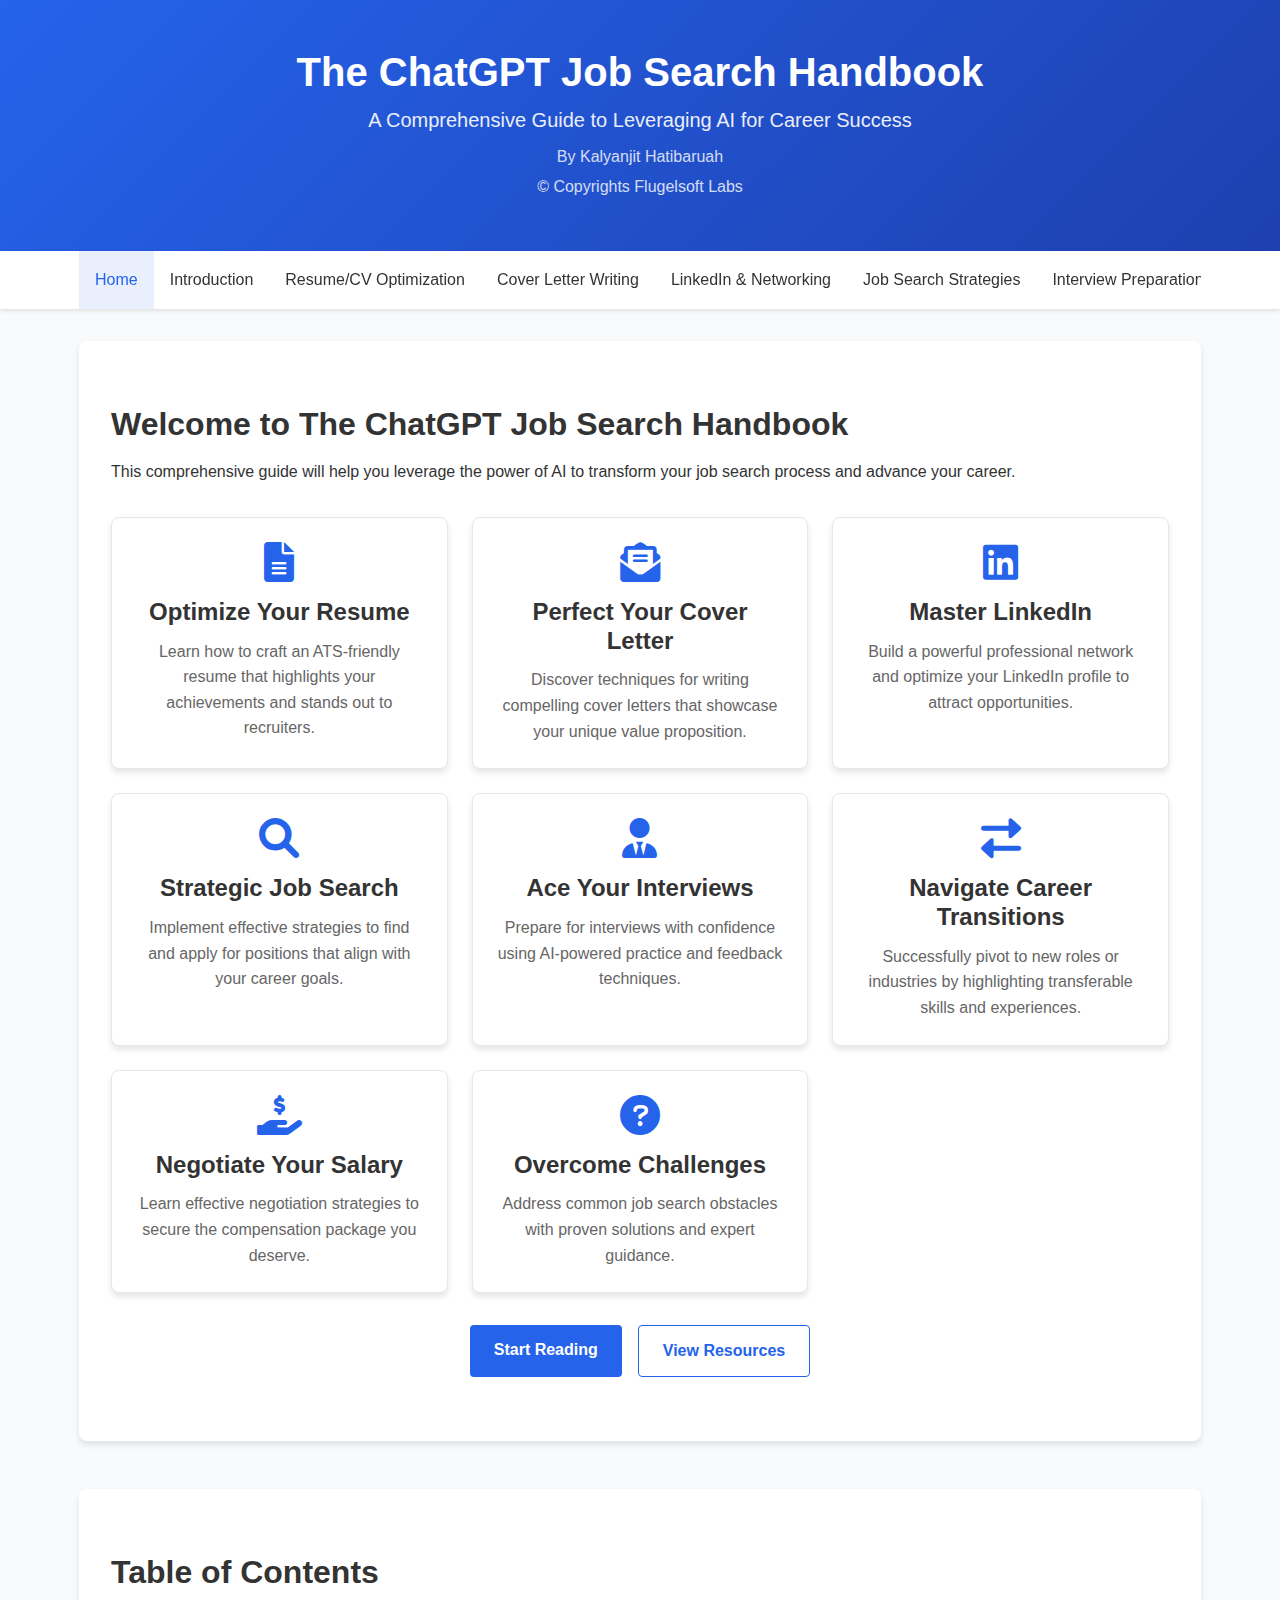
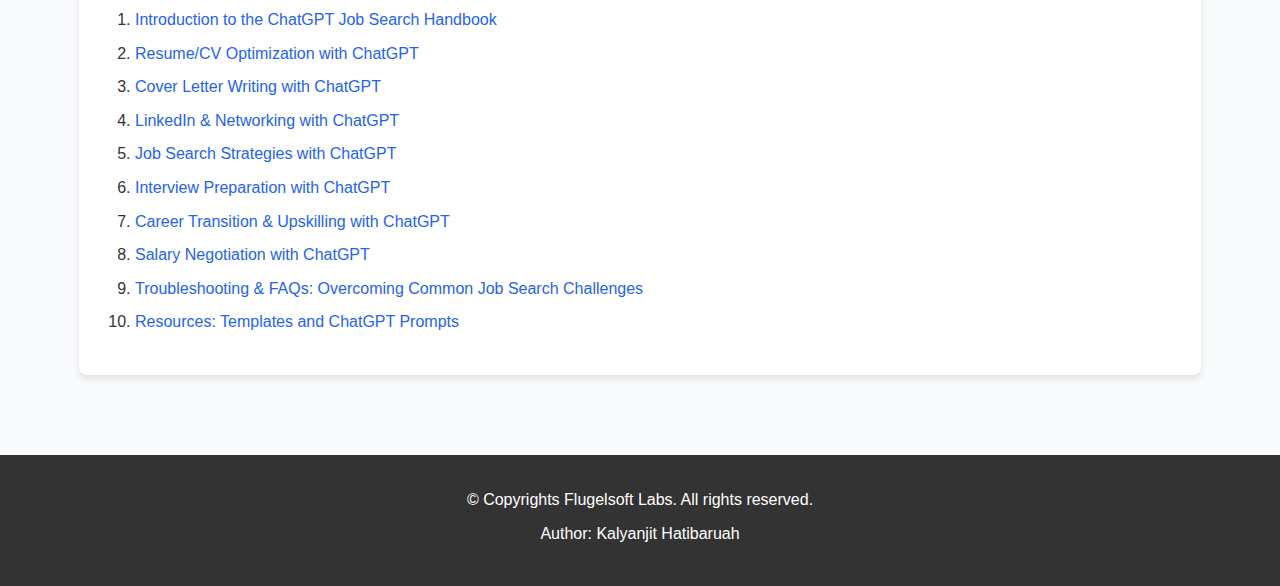
<file: index.html>
<!DOCTYPE html>
<html lang="en">
<head>
    <meta charset="UTF-8">
    <meta name="viewport" content="width=device-width, initial-scale=1.0">
    <title>The ChatGPT Job Search Handbook</title>
    <link rel="stylesheet" href="styles.css">
    <link rel="stylesheet" href="https://cdnjs.cloudflare.com/ajax/libs/font-awesome/6.0.0-beta3/css/all.min.css">
</head>
<body>
    <header>
        <div class="container">
            <h1>The ChatGPT Job Search Handbook</h1>
            <p class="subtitle">A Comprehensive Guide to Leveraging AI for Career Success</p>
            <p class="author">By Kalyanjit Hatibaruah</p>
            <p class="copyright">© Copyrights Flugelsoft Labs</p>
        </div>
    </header>

    <nav id="main-nav">
        <div class="container">
            <button id="menu-toggle"><i class="fas fa-bars"></i></button>
            <ul id="nav-links">
                <li><a href="index.html" class="active">Home</a></li>
                <li><a href="introduction.html">Introduction</a></li>
                <li><a href="resume-cv.html">Resume/CV Optimization</a></li>
                <li><a href="cover-letter.html">Cover Letter Writing</a></li>
                <li><a href="linkedin-networking.html">LinkedIn & Networking</a></li>
                <li><a href="job-search.html">Job Search Strategies</a></li>
                <li><a href="interview.html">Interview Preparation</a></li>
                <li><a href="career-transition.html">Career Transition</a></li>
                <li><a href="salary-negotiation.html">Salary Negotiation</a></li>
                <li><a href="troubleshooting.html">Troubleshooting & FAQs</a></li>
                <li><a href="resources.html">Resources</a></li>
            </ul>
        </div>
    </nav>

    <main>
        <div class="container">
            <section class="welcome">
                <h2>Welcome to The ChatGPT Job Search Handbook</h2>
                <p>This comprehensive guide will help you leverage the power of AI to transform your job search process and advance your career.</p>
                
                <div class="features">
                    <div class="feature-card">
                        <i class="fas fa-file-alt"></i>
                        <h3>Optimize Your Resume</h3>
                        <p>Learn how to craft an ATS-friendly resume that highlights your achievements and stands out to recruiters.</p>
                    </div>
                    
                    <div class="feature-card">
                        <i class="fas fa-envelope-open-text"></i>
                        <h3>Perfect Your Cover Letter</h3>
                        <p>Discover techniques for writing compelling cover letters that showcase your unique value proposition.</p>
                    </div>
                    
                    <div class="feature-card">
                        <i class="fab fa-linkedin"></i>
                        <h3>Master LinkedIn</h3>
                        <p>Build a powerful professional network and optimize your LinkedIn profile to attract opportunities.</p>
                    </div>
                    
                    <div class="feature-card">
                        <i class="fas fa-search"></i>
                        <h3>Strategic Job Search</h3>
                        <p>Implement effective strategies to find and apply for positions that align with your career goals.</p>
                    </div>
                    
                    <div class="feature-card">
                        <i class="fas fa-user-tie"></i>
                        <h3>Ace Your Interviews</h3>
                        <p>Prepare for interviews with confidence using AI-powered practice and feedback techniques.</p>
                    </div>
                    
                    <div class="feature-card">
                        <i class="fas fa-exchange-alt"></i>
                        <h3>Navigate Career Transitions</h3>
                        <p>Successfully pivot to new roles or industries by highlighting transferable skills and experiences.</p>
                    </div>
                    
                    <div class="feature-card">
                        <i class="fas fa-hand-holding-usd"></i>
                        <h3>Negotiate Your Salary</h3>
                        <p>Learn effective negotiation strategies to secure the compensation package you deserve.</p>
                    </div>
                    
                    <div class="feature-card">
                        <i class="fas fa-question-circle"></i>
                        <h3>Overcome Challenges</h3>
                        <p>Address common job search obstacles with proven solutions and expert guidance.</p>
                    </div>
                </div>
                
                <div class="cta-container">
                    <a href="introduction.html" class="cta-button">Start Reading</a>
                    <a href="resources.html" class="cta-button secondary">View Resources</a>
                </div>
            </section>
            
            <section class="toc">
                <h2>Table of Contents</h2>
                <ol>
                    <li><a href="introduction.html">Introduction to the ChatGPT Job Search Handbook</a></li>
                    <li><a href="resume-cv.html">Resume/CV Optimization with ChatGPT</a></li>
                    <li><a href="cover-letter.html">Cover Letter Writing with ChatGPT</a></li>
                    <li><a href="linkedin-networking.html">LinkedIn & Networking with ChatGPT</a></li>
                    <li><a href="job-search.html">Job Search Strategies with ChatGPT</a></li>
                    <li><a href="interview.html">Interview Preparation with ChatGPT</a></li>
                    <li><a href="career-transition.html">Career Transition & Upskilling with ChatGPT</a></li>
                    <li><a href="salary-negotiation.html">Salary Negotiation with ChatGPT</a></li>
                    <li><a href="troubleshooting.html">Troubleshooting & FAQs: Overcoming Common Job Search Challenges</a></li>
                    <li><a href="resources.html">Resources: Templates and ChatGPT Prompts</a></li>
                </ol>
            </section>
        </div>
    </main>

    <footer>
        <div class="container">
            <p>© Copyrights Flugelsoft Labs. All rights reserved.</p>
            <p>Author: Kalyanjit Hatibaruah</p>
        </div>
    </footer>

    <script src="script.js"></script>
</body>
</html>
</file>
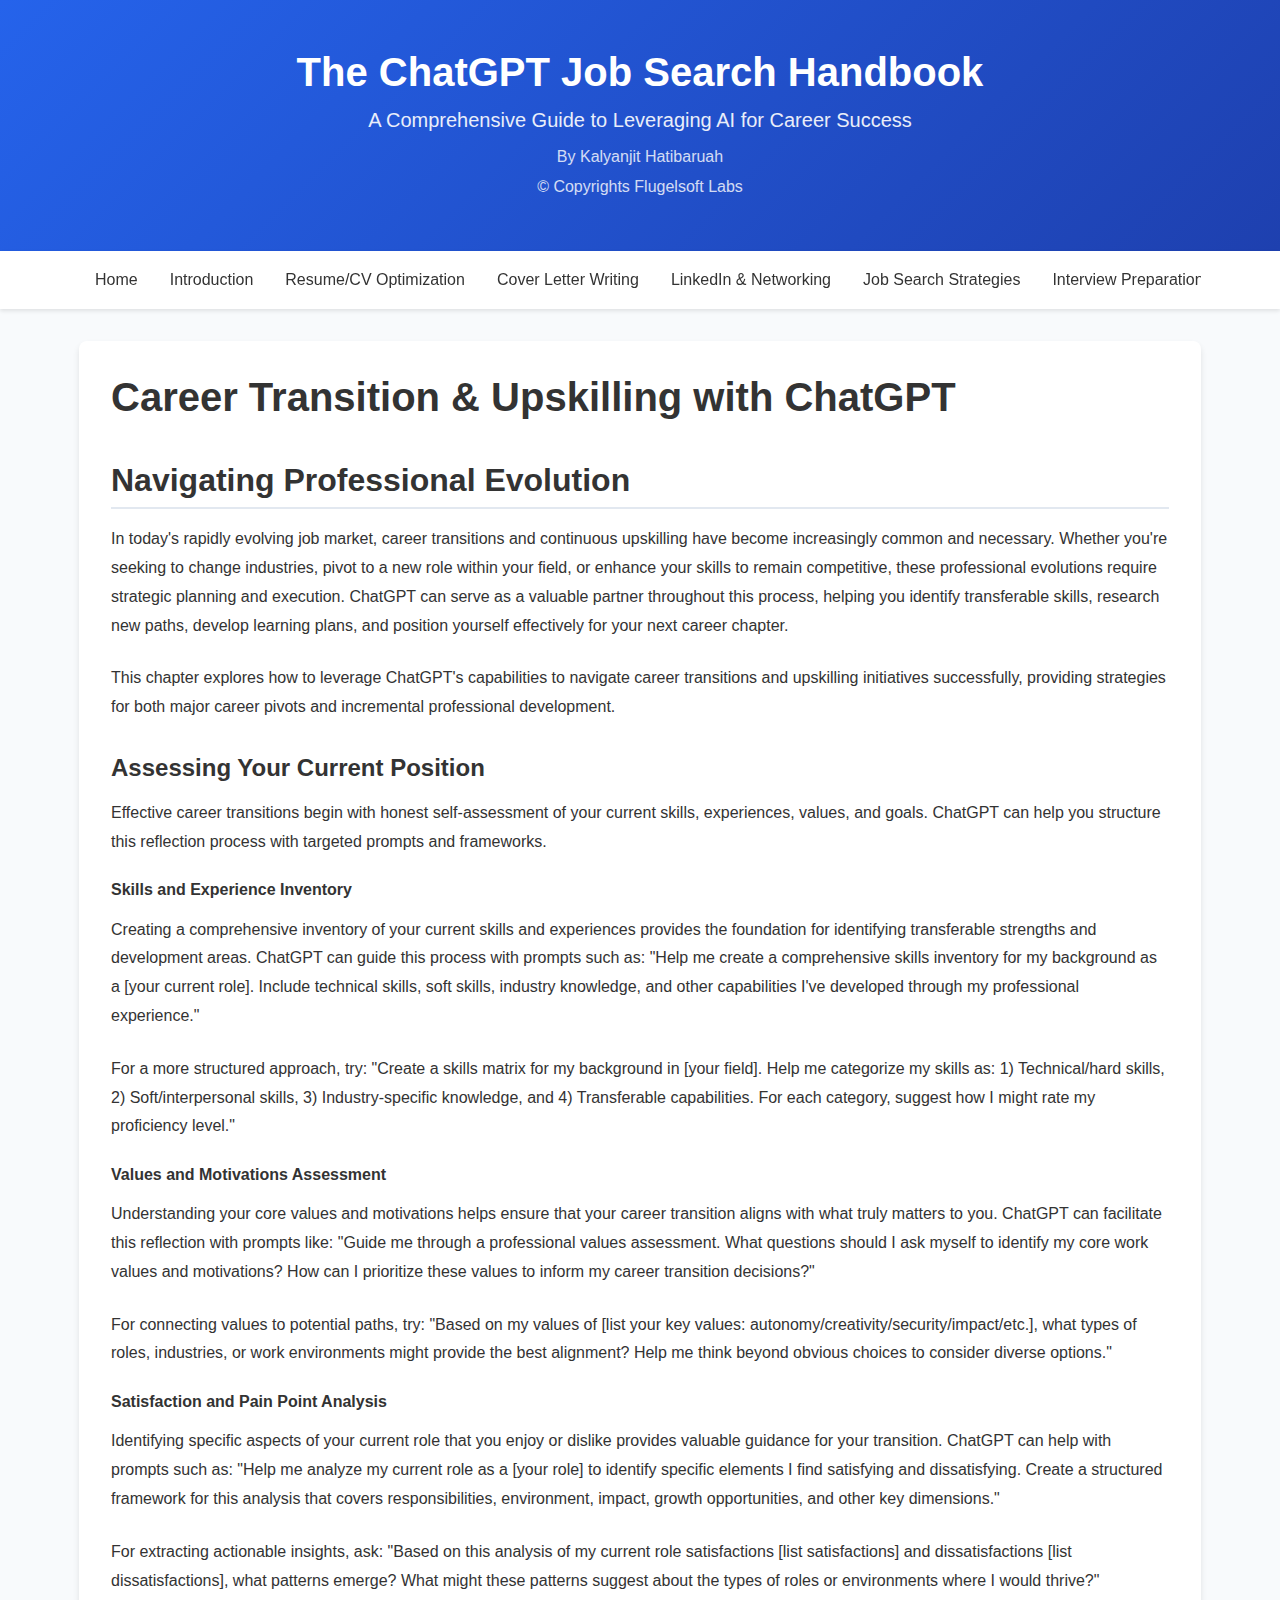
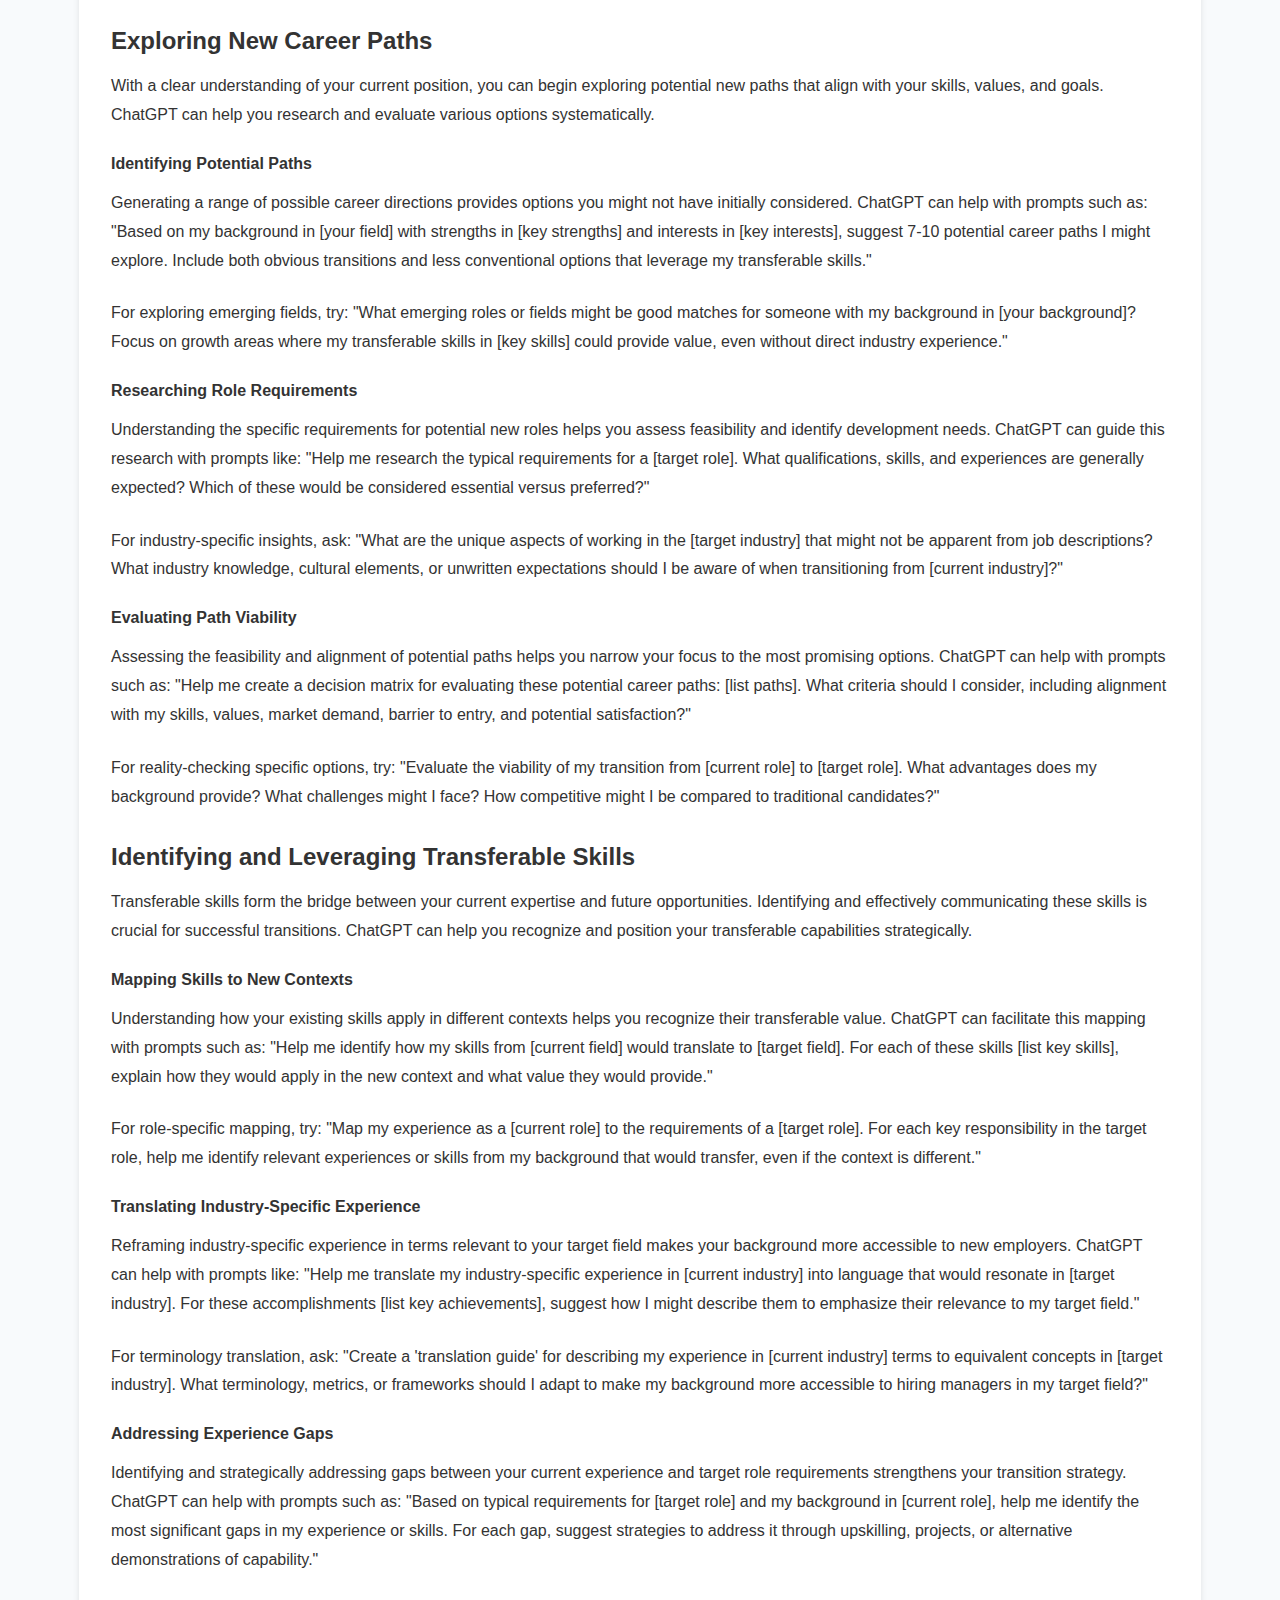
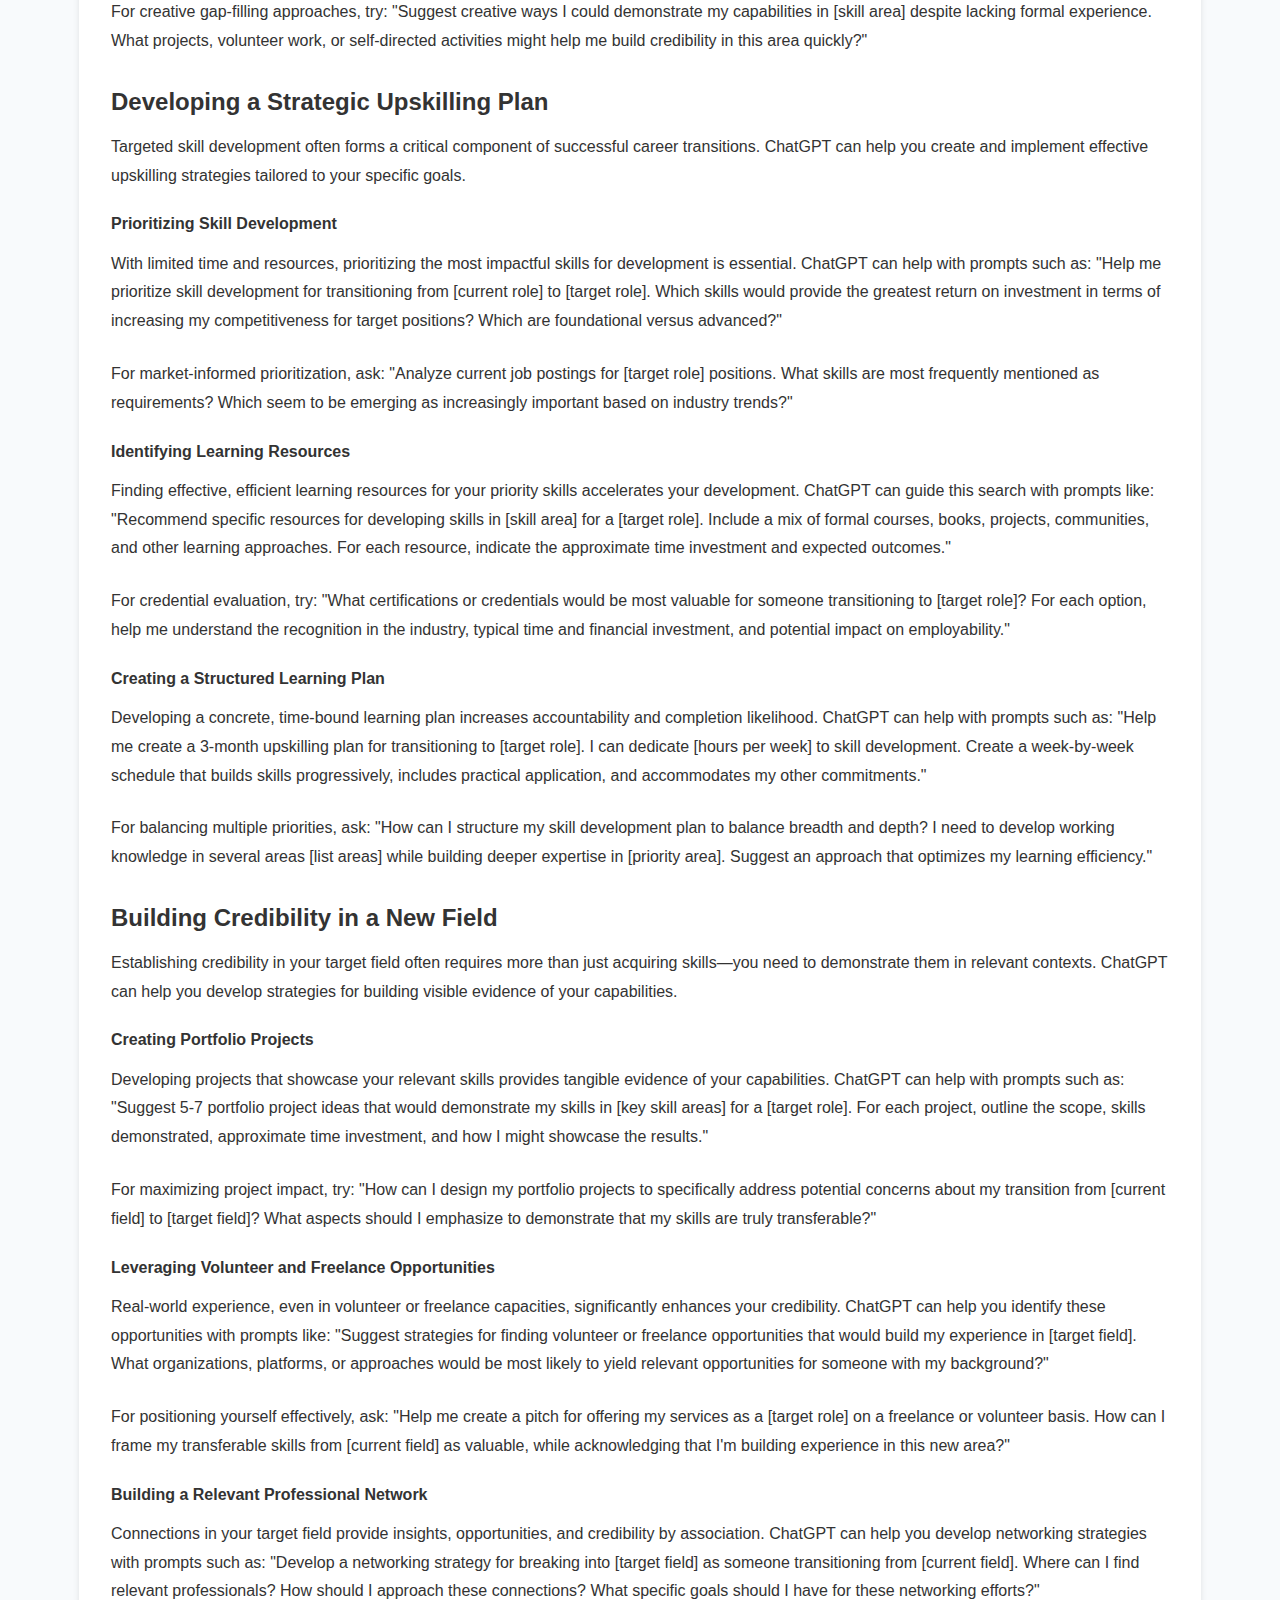
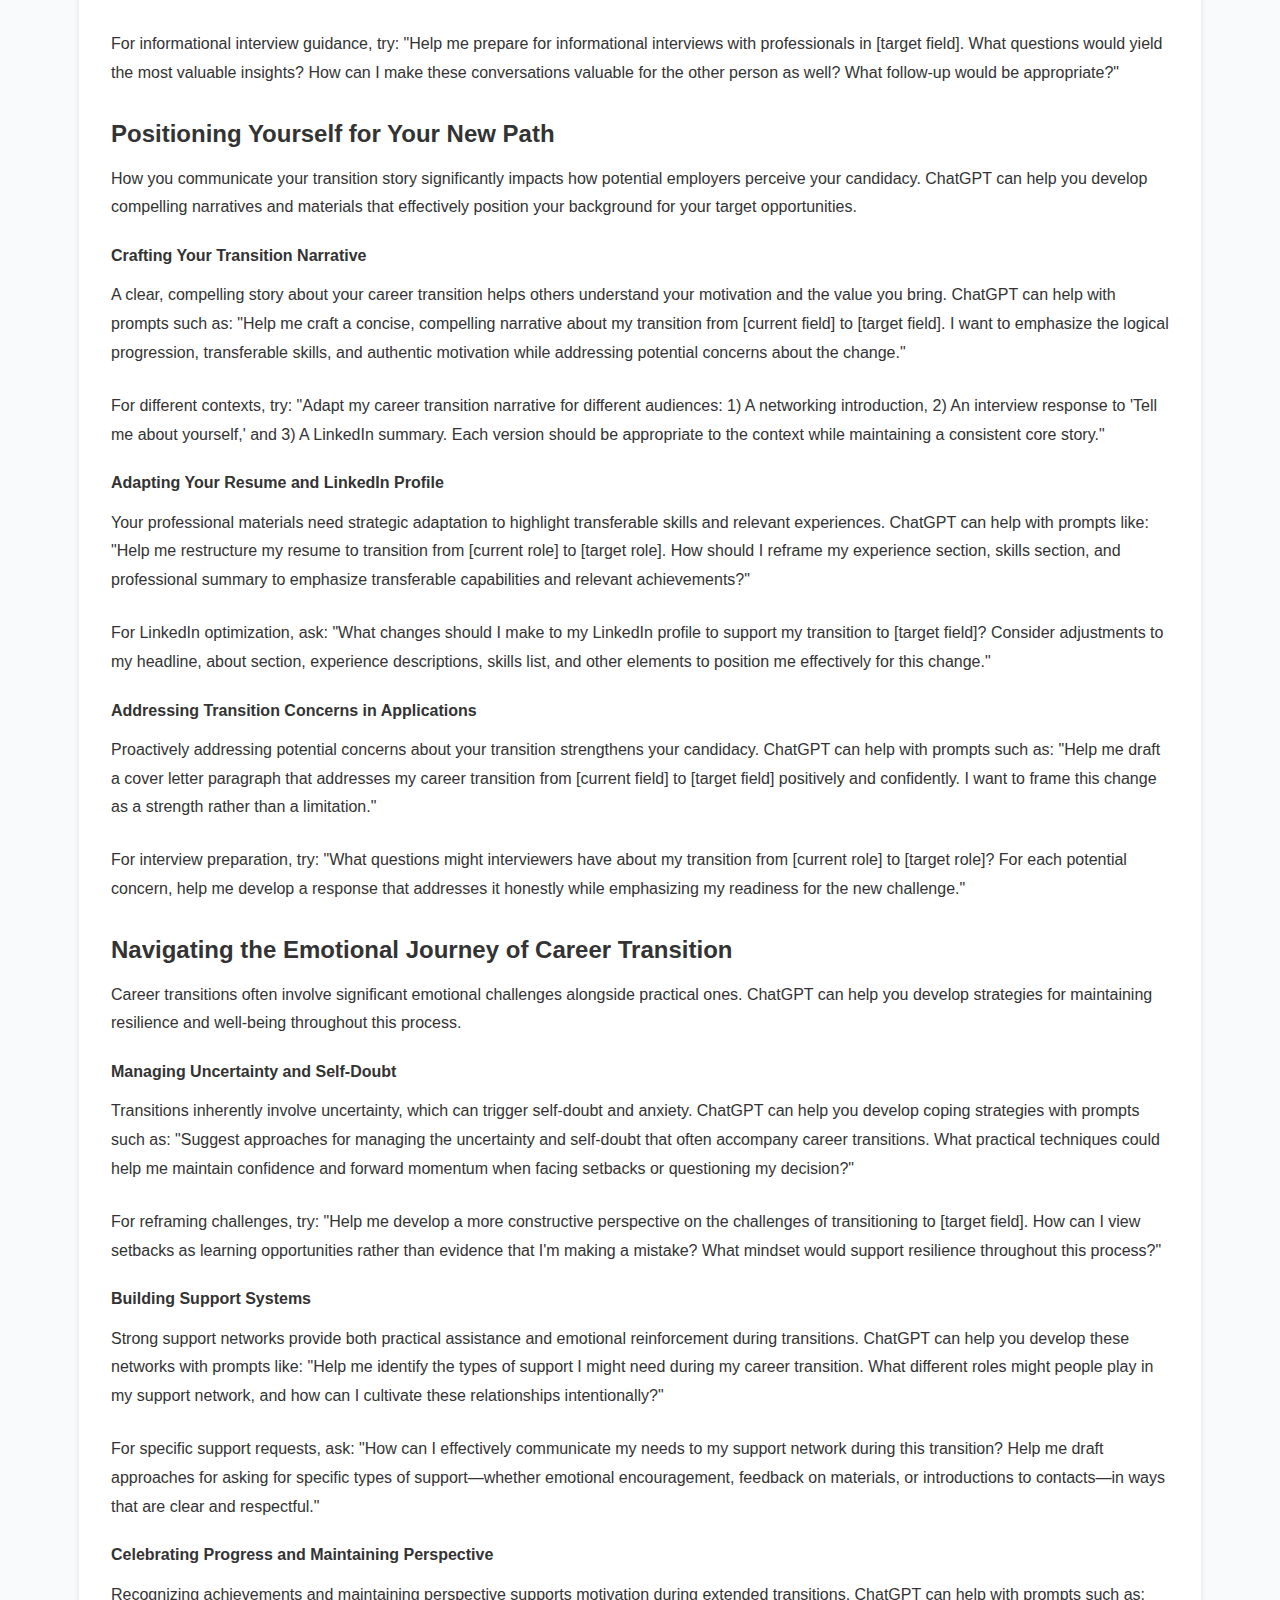
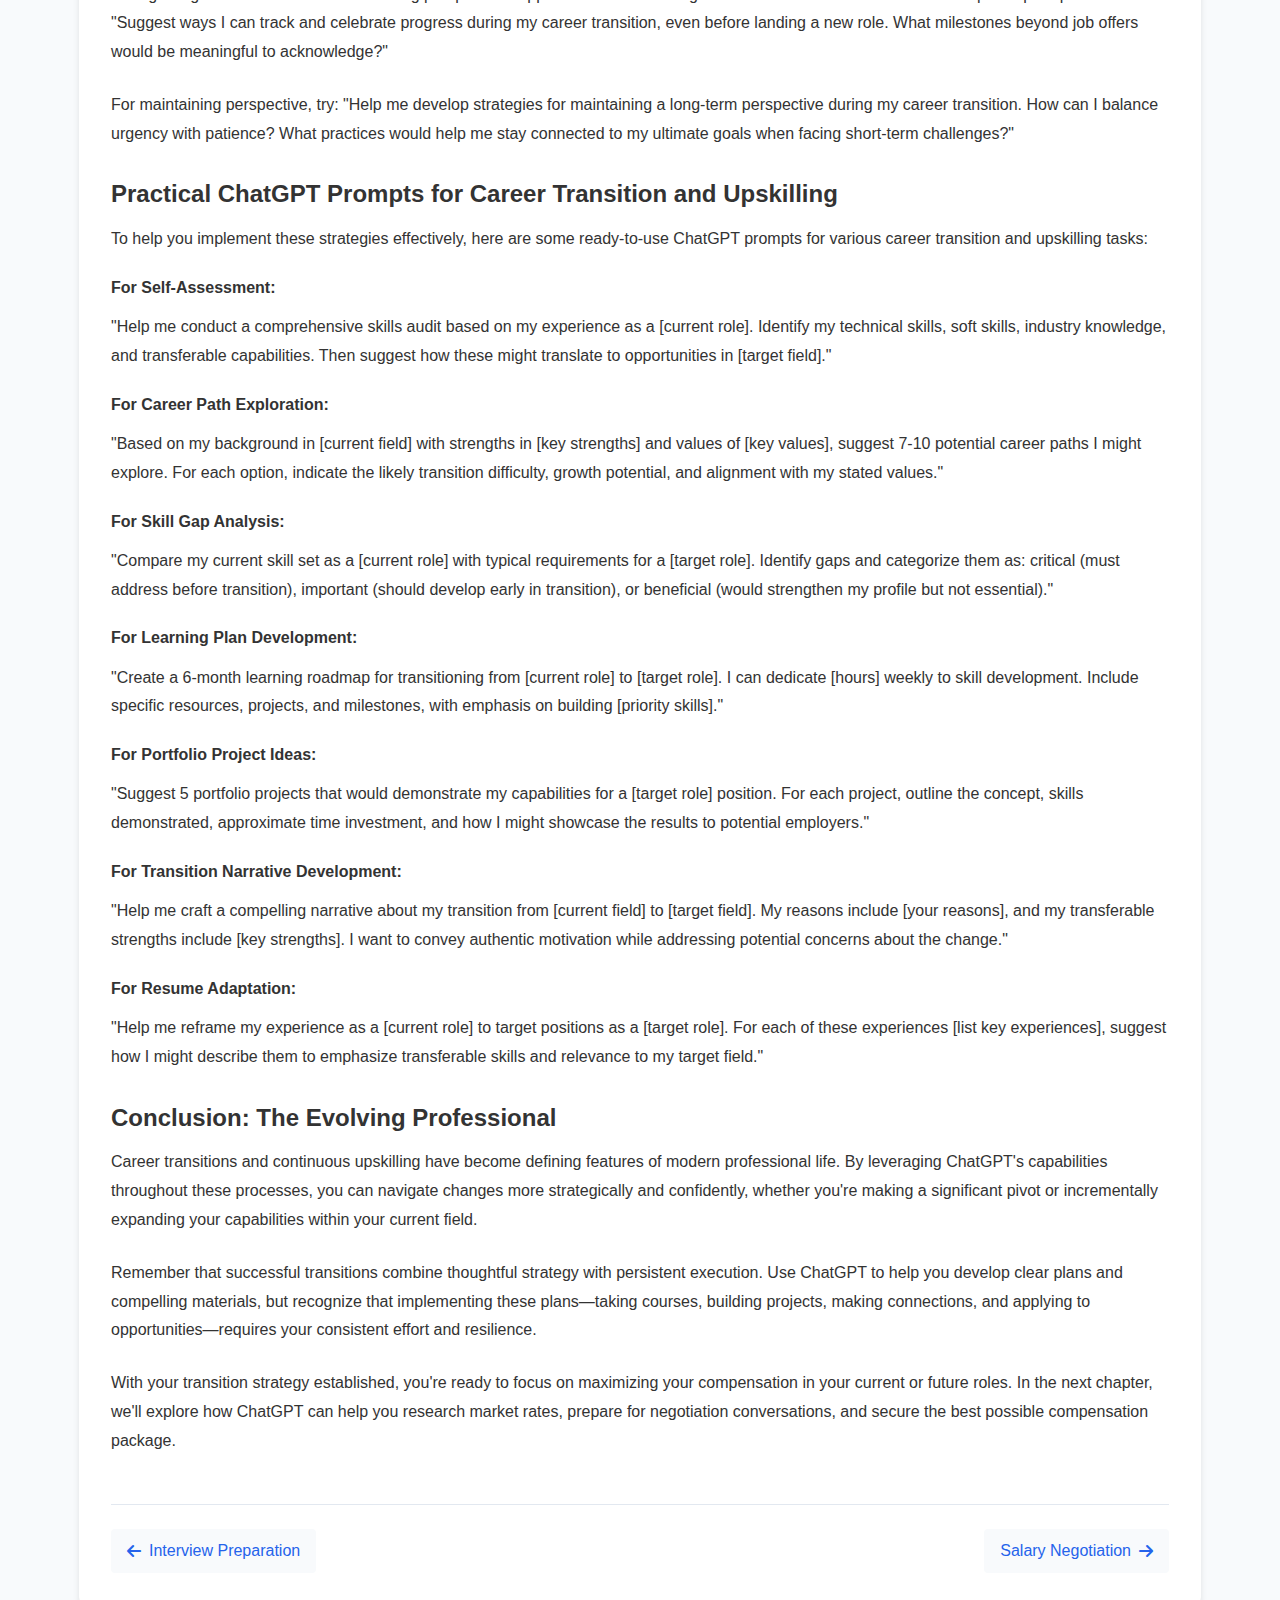
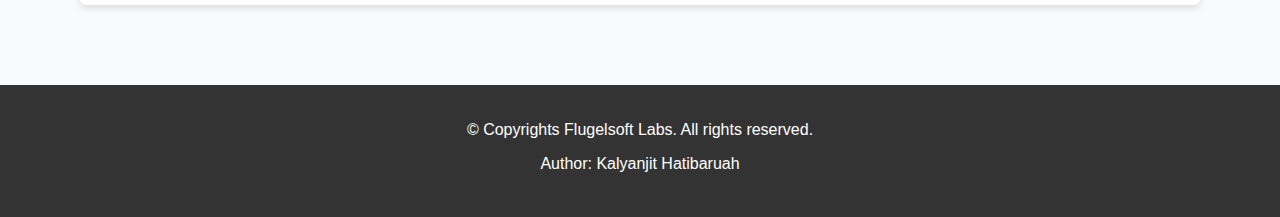
<file: career-transition.html>
<!DOCTYPE html>
<html lang="en">
<head>
    <meta charset="UTF-8">
    <meta name="viewport" content="width=device-width, initial-scale=1.0">
    <title>Career Transition & Upskilling - The ChatGPT Job Search Handbook</title>
    <link rel="stylesheet" href="styles.css">
    <link rel="stylesheet" href="https://cdnjs.cloudflare.com/ajax/libs/font-awesome/6.0.0-beta3/css/all.min.css">
</head>
<body>
    <header>
        <div class="container">
            <h1>The ChatGPT Job Search Handbook</h1>
            <p class="subtitle">A Comprehensive Guide to Leveraging AI for Career Success</p>
            <p class="author">By Kalyanjit Hatibaruah</p>
            <p class="copyright">© Copyrights Flugelsoft Labs</p>
        </div>
    </header>

    <nav id="main-nav">
        <div class="container">
            <button id="menu-toggle"><i class="fas fa-bars"></i></button>
            <ul id="nav-links">
                <li><a href="index.html">Home</a></li>
                <li><a href="introduction.html">Introduction</a></li>
                <li><a href="resume-cv.html">Resume/CV Optimization</a></li>
                <li><a href="cover-letter.html">Cover Letter Writing</a></li>
                <li><a href="linkedin-networking.html">LinkedIn & Networking</a></li>
                <li><a href="job-search.html">Job Search Strategies</a></li>
                <li><a href="interview.html">Interview Preparation</a></li>
                <li><a href="career-transition.html" class="active">Career Transition</a></li>
                <li><a href="salary-negotiation.html">Salary Negotiation</a></li>
                <li><a href="troubleshooting.html">Troubleshooting & FAQs</a></li>
                <li><a href="resources.html">Resources</a></li>
            </ul>
        </div>
    </nav>

    <main>
        <div class="container">
            <section class="content-page">
                <h1>Career Transition & Upskilling with ChatGPT</h1>
                
                <h2>Navigating Professional Evolution</h2>
                <p>In today's rapidly evolving job market, career transitions and continuous upskilling have become increasingly common and necessary. Whether you're seeking to change industries, pivot to a new role within your field, or enhance your skills to remain competitive, these professional evolutions require strategic planning and execution. ChatGPT can serve as a valuable partner throughout this process, helping you identify transferable skills, research new paths, develop learning plans, and position yourself effectively for your next career chapter.</p>
                
                <p>This chapter explores how to leverage ChatGPT's capabilities to navigate career transitions and upskilling initiatives successfully, providing strategies for both major career pivots and incremental professional development.</p>
                
                <h3>Assessing Your Current Position</h3>
                <p>Effective career transitions begin with honest self-assessment of your current skills, experiences, values, and goals. ChatGPT can help you structure this reflection process with targeted prompts and frameworks.</p>
                
                <h4>Skills and Experience Inventory</h4>
                <p>Creating a comprehensive inventory of your current skills and experiences provides the foundation for identifying transferable strengths and development areas. ChatGPT can guide this process with prompts such as: "Help me create a comprehensive skills inventory for my background as a [your current role]. Include technical skills, soft skills, industry knowledge, and other capabilities I've developed through my professional experience."</p>
                
                <p>For a more structured approach, try: "Create a skills matrix for my background in [your field]. Help me categorize my skills as: 1) Technical/hard skills, 2) Soft/interpersonal skills, 3) Industry-specific knowledge, and 4) Transferable capabilities. For each category, suggest how I might rate my proficiency level."</p>
                
                <h4>Values and Motivations Assessment</h4>
                <p>Understanding your core values and motivations helps ensure that your career transition aligns with what truly matters to you. ChatGPT can facilitate this reflection with prompts like: "Guide me through a professional values assessment. What questions should I ask myself to identify my core work values and motivations? How can I prioritize these values to inform my career transition decisions?"</p>
                
                <p>For connecting values to potential paths, try: "Based on my values of [list your key values: autonomy/creativity/security/impact/etc.], what types of roles, industries, or work environments might provide the best alignment? Help me think beyond obvious choices to consider diverse options."</p>
                
                <h4>Satisfaction and Pain Point Analysis</h4>
                <p>Identifying specific aspects of your current role that you enjoy or dislike provides valuable guidance for your transition. ChatGPT can help with prompts such as: "Help me analyze my current role as a [your role] to identify specific elements I find satisfying and dissatisfying. Create a structured framework for this analysis that covers responsibilities, environment, impact, growth opportunities, and other key dimensions."</p>
                
                <p>For extracting actionable insights, ask: "Based on this analysis of my current role satisfactions [list satisfactions] and dissatisfactions [list dissatisfactions], what patterns emerge? What might these patterns suggest about the types of roles or environments where I would thrive?"</p>
                
                <h3>Exploring New Career Paths</h3>
                <p>With a clear understanding of your current position, you can begin exploring potential new paths that align with your skills, values, and goals. ChatGPT can help you research and evaluate various options systematically.</p>
                
                <h4>Identifying Potential Paths</h4>
                <p>Generating a range of possible career directions provides options you might not have initially considered. ChatGPT can help with prompts such as: "Based on my background in [your field] with strengths in [key strengths] and interests in [key interests], suggest 7-10 potential career paths I might explore. Include both obvious transitions and less conventional options that leverage my transferable skills."</p>
                
                <p>For exploring emerging fields, try: "What emerging roles or fields might be good matches for someone with my background in [your background]? Focus on growth areas where my transferable skills in [key skills] could provide value, even without direct industry experience."</p>
                
                <h4>Researching Role Requirements</h4>
                <p>Understanding the specific requirements for potential new roles helps you assess feasibility and identify development needs. ChatGPT can guide this research with prompts like: "Help me research the typical requirements for a [target role]. What qualifications, skills, and experiences are generally expected? Which of these would be considered essential versus preferred?"</p>
                
                <p>For industry-specific insights, ask: "What are the unique aspects of working in the [target industry] that might not be apparent from job descriptions? What industry knowledge, cultural elements, or unwritten expectations should I be aware of when transitioning from [current industry]?"</p>
                
                <h4>Evaluating Path Viability</h4>
                <p>Assessing the feasibility and alignment of potential paths helps you narrow your focus to the most promising options. ChatGPT can help with prompts such as: "Help me create a decision matrix for evaluating these potential career paths: [list paths]. What criteria should I consider, including alignment with my skills, values, market demand, barrier to entry, and potential satisfaction?"</p>
                
                <p>For reality-checking specific options, try: "Evaluate the viability of my transition from [current role] to [target role]. What advantages does my background provide? What challenges might I face? How competitive might I be compared to traditional candidates?"</p>
                
                <h3>Identifying and Leveraging Transferable Skills</h3>
                <p>Transferable skills form the bridge between your current expertise and future opportunities. Identifying and effectively communicating these skills is crucial for successful transitions. ChatGPT can help you recognize and position your transferable capabilities strategically.</p>
                
                <h4>Mapping Skills to New Contexts</h4>
                <p>Understanding how your existing skills apply in different contexts helps you recognize their transferable value. ChatGPT can facilitate this mapping with prompts such as: "Help me identify how my skills from [current field] would translate to [target field]. For each of these skills [list key skills], explain how they would apply in the new context and what value they would provide."</p>
                
                <p>For role-specific mapping, try: "Map my experience as a [current role] to the requirements of a [target role]. For each key responsibility in the target role, help me identify relevant experiences or skills from my background that would transfer, even if the context is different."</p>
                
                <h4>Translating Industry-Specific Experience</h4>
                <p>Reframing industry-specific experience in terms relevant to your target field makes your background more accessible to new employers. ChatGPT can help with prompts like: "Help me translate my industry-specific experience in [current industry] into language that would resonate in [target industry]. For these accomplishments [list key achievements], suggest how I might describe them to emphasize their relevance to my target field."</p>
                
                <p>For terminology translation, ask: "Create a 'translation guide' for describing my experience in [current industry] terms to equivalent concepts in [target industry]. What terminology, metrics, or frameworks should I adapt to make my background more accessible to hiring managers in my target field?"</p>
                
                <h4>Addressing Experience Gaps</h4>
                <p>Identifying and strategically addressing gaps between your current experience and target role requirements strengthens your transition strategy. ChatGPT can help with prompts such as: "Based on typical requirements for [target role] and my background in [current role], help me identify the most significant gaps in my experience or skills. For each gap, suggest strategies to address it through upskilling, projects, or alternative demonstrations of capability."</p>
                
                <p>For creative gap-filling approaches, try: "Suggest creative ways I could demonstrate my capabilities in [skill area] despite lacking formal experience. What projects, volunteer work, or self-directed activities might help me build credibility in this area quickly?"</p>
                
                <h3>Developing a Strategic Upskilling Plan</h3>
                <p>Targeted skill development often forms a critical component of successful career transitions. ChatGPT can help you create and implement effective upskilling strategies tailored to your specific goals.</p>
                
                <h4>Prioritizing Skill Development</h4>
                <p>With limited time and resources, prioritizing the most impactful skills for development is essential. ChatGPT can help with prompts such as: "Help me prioritize skill development for transitioning from [current role] to [target role]. Which skills would provide the greatest return on investment in terms of increasing my competitiveness for target positions? Which are foundational versus advanced?"</p>
                
                <p>For market-informed prioritization, ask: "Analyze current job postings for [target role] positions. What skills are most frequently mentioned as requirements? Which seem to be emerging as increasingly important based on industry trends?"</p>
                
                <h4>Identifying Learning Resources</h4>
                <p>Finding effective, efficient learning resources for your priority skills accelerates your development. ChatGPT can guide this search with prompts like: "Recommend specific resources for developing skills in [skill area] for a [target role]. Include a mix of formal courses, books, projects, communities, and other learning approaches. For each resource, indicate the approximate time investment and expected outcomes."</p>
                
                <p>For credential evaluation, try: "What certifications or credentials would be most valuable for someone transitioning to [target role]? For each option, help me understand the recognition in the industry, typical time and financial investment, and potential impact on employability."</p>
                
                <h4>Creating a Structured Learning Plan</h4>
                <p>Developing a concrete, time-bound learning plan increases accountability and completion likelihood. ChatGPT can help with prompts such as: "Help me create a 3-month upskilling plan for transitioning to [target role]. I can dedicate [hours per week] to skill development. Create a week-by-week schedule that builds skills progressively, includes practical application, and accommodates my other commitments."</p>
                
                <p>For balancing multiple priorities, ask: "How can I structure my skill development plan to balance breadth and depth? I need to develop working knowledge in several areas [list areas] while building deeper expertise in [priority area]. Suggest an approach that optimizes my learning efficiency."</p>
                
                <h3>Building Credibility in a New Field</h3>
                <p>Establishing credibility in your target field often requires more than just acquiring skills—you need to demonstrate them in relevant contexts. ChatGPT can help you develop strategies for building visible evidence of your capabilities.</p>
                
                <h4>Creating Portfolio Projects</h4>
                <p>Developing projects that showcase your relevant skills provides tangible evidence of your capabilities. ChatGPT can help with prompts such as: "Suggest 5-7 portfolio project ideas that would demonstrate my skills in [key skill areas] for a [target role]. For each project, outline the scope, skills demonstrated, approximate time investment, and how I might showcase the results."</p>
                
                <p>For maximizing project impact, try: "How can I design my portfolio projects to specifically address potential concerns about my transition from [current field] to [target field]? What aspects should I emphasize to demonstrate that my skills are truly transferable?"</p>
                
                <h4>Leveraging Volunteer and Freelance Opportunities</h4>
                <p>Real-world experience, even in volunteer or freelance capacities, significantly enhances your credibility. ChatGPT can help you identify these opportunities with prompts like: "Suggest strategies for finding volunteer or freelance opportunities that would build my experience in [target field]. What organizations, platforms, or approaches would be most likely to yield relevant opportunities for someone with my background?"</p>
                
                <p>For positioning yourself effectively, ask: "Help me create a pitch for offering my services as a [target role] on a freelance or volunteer basis. How can I frame my transferable skills from [current field] as valuable, while acknowledging that I'm building experience in this new area?"</p>
                
                <h4>Building a Relevant Professional Network</h4>
                <p>Connections in your target field provide insights, opportunities, and credibility by association. ChatGPT can help you develop networking strategies with prompts such as: "Develop a networking strategy for breaking into [target field] as someone transitioning from [current field]. Where can I find relevant professionals? How should I approach these connections? What specific goals should I have for these networking efforts?"</p>
                
                <p>For informational interview guidance, try: "Help me prepare for informational interviews with professionals in [target field]. What questions would yield the most valuable insights? How can I make these conversations valuable for the other person as well? What follow-up would be appropriate?"</p>
                
                <h3>Positioning Yourself for Your New Path</h3>
                <p>How you communicate your transition story significantly impacts how potential employers perceive your candidacy. ChatGPT can help you develop compelling narratives and materials that effectively position your background for your target opportunities.</p>
                
                <h4>Crafting Your Transition Narrative</h4>
                <p>A clear, compelling story about your career transition helps others understand your motivation and the value you bring. ChatGPT can help with prompts such as: "Help me craft a concise, compelling narrative about my transition from [current field] to [target field]. I want to emphasize the logical progression, transferable skills, and authentic motivation while addressing potential concerns about the change."</p>
                
                <p>For different contexts, try: "Adapt my career transition narrative for different audiences: 1) A networking introduction, 2) An interview response to 'Tell me about yourself,' and 3) A LinkedIn summary. Each version should be appropriate to the context while maintaining a consistent core story."</p>
                
                <h4>Adapting Your Resume and LinkedIn Profile</h4>
                <p>Your professional materials need strategic adaptation to highlight transferable skills and relevant experiences. ChatGPT can help with prompts like: "Help me restructure my resume to transition from [current role] to [target role]. How should I reframe my experience section, skills section, and professional summary to emphasize transferable capabilities and relevant achievements?"</p>
                
                <p>For LinkedIn optimization, ask: "What changes should I make to my LinkedIn profile to support my transition to [target field]? Consider adjustments to my headline, about section, experience descriptions, skills list, and other elements to position me effectively for this change."</p>
                
                <h4>Addressing Transition Concerns in Applications</h4>
                <p>Proactively addressing potential concerns about your transition strengthens your candidacy. ChatGPT can help with prompts such as: "Help me draft a cover letter paragraph that addresses my career transition from [current field] to [target field] positively and confidently. I want to frame this change as a strength rather than a limitation."</p>
                
                <p>For interview preparation, try: "What questions might interviewers have about my transition from [current role] to [target role]? For each potential concern, help me develop a response that addresses it honestly while emphasizing my readiness for the new challenge."</p>
                
                <h3>Navigating the Emotional Journey of Career Transition</h3>
                <p>Career transitions often involve significant emotional challenges alongside practical ones. ChatGPT can help you develop strategies for maintaining resilience and well-being throughout this process.</p>
                
                <h4>Managing Uncertainty and Self-Doubt</h4>
                <p>Transitions inherently involve uncertainty, which can trigger self-doubt and anxiety. ChatGPT can help you develop coping strategies with prompts such as: "Suggest approaches for managing the uncertainty and self-doubt that often accompany career transitions. What practical techniques could help me maintain confidence and forward momentum when facing setbacks or questioning my decision?"</p>
                
                <p>For reframing challenges, try: "Help me develop a more constructive perspective on the challenges of transitioning to [target field]. How can I view setbacks as learning opportunities rather than evidence that I'm making a mistake? What mindset would support resilience throughout this process?"</p>
                
                <h4>Building Support Systems</h4>
                <p>Strong support networks provide both practical assistance and emotional reinforcement during transitions. ChatGPT can help you develop these networks with prompts like: "Help me identify the types of support I might need during my career transition. What different roles might people play in my support network, and how can I cultivate these relationships intentionally?"</p>
                
                <p>For specific support requests, ask: "How can I effectively communicate my needs to my support network during this transition? Help me draft approaches for asking for specific types of support—whether emotional encouragement, feedback on materials, or introductions to contacts—in ways that are clear and respectful."</p>
                
                <h4>Celebrating Progress and Maintaining Perspective</h4>
                <p>Recognizing achievements and maintaining perspective supports motivation during extended transitions. ChatGPT can help with prompts such as: "Suggest ways I can track and celebrate progress during my career transition, even before landing a new role. What milestones beyond job offers would be meaningful to acknowledge?"</p>
                
                <p>For maintaining perspective, try: "Help me develop strategies for maintaining a long-term perspective during my career transition. How can I balance urgency with patience? What practices would help me stay connected to my ultimate goals when facing short-term challenges?"</p>
                
                <h3>Practical ChatGPT Prompts for Career Transition and Upskilling</h3>
                <p>To help you implement these strategies effectively, here are some ready-to-use ChatGPT prompts for various career transition and upskilling tasks:</p>
                
                <h4>For Self-Assessment:</h4>
                <p>"Help me conduct a comprehensive skills audit based on my experience as a [current role]. Identify my technical skills, soft skills, industry knowledge, and transferable capabilities. Then suggest how these might translate to opportunities in [target field]."</p>
                
                <h4>For Career Path Exploration:</h4>
                <p>"Based on my background in [current field] with strengths in [key strengths] and values of [key values], suggest 7-10 potential career paths I might explore. For each option, indicate the likely transition difficulty, growth potential, and alignment with my stated values."</p>
                
                <h4>For Skill Gap Analysis:</h4>
                <p>"Compare my current skill set as a [current role] with typical requirements for a [target role]. Identify gaps and categorize them as: critical (must address before transition), important (should develop early in transition), or beneficial (would strengthen my profile but not essential)."</p>
                
                <h4>For Learning Plan Development:</h4>
                <p>"Create a 6-month learning roadmap for transitioning from [current role] to [target role]. I can dedicate [hours] weekly to skill development. Include specific resources, projects, and milestones, with emphasis on building [priority skills]."</p>
                
                <h4>For Portfolio Project Ideas:</h4>
                <p>"Suggest 5 portfolio projects that would demonstrate my capabilities for a [target role] position. For each project, outline the concept, skills demonstrated, approximate time investment, and how I might showcase the results to potential employers."</p>
                
                <h4>For Transition Narrative Development:</h4>
                <p>"Help me craft a compelling narrative about my transition from [current field] to [target field]. My reasons include [your reasons], and my transferable strengths include [key strengths]. I want to convey authentic motivation while addressing potential concerns about the change."</p>
                
                <h4>For Resume Adaptation:</h4>
                <p>"Help me reframe my experience as a [current role] to target positions as a [target role]. For each of these experiences [list key experiences], suggest how I might describe them to emphasize transferable skills and relevance to my target field."</p>
                
                <h3>Conclusion: The Evolving Professional</h3>
                <p>Career transitions and continuous upskilling have become defining features of modern professional life. By leveraging ChatGPT's capabilities throughout these processes, you can navigate changes more strategically and confidently, whether you're making a significant pivot or incrementally expanding your capabilities within your current field.</p>
                
                <p>Remember that successful transitions combine thoughtful strategy with persistent execution. Use ChatGPT to help you develop clear plans and compelling materials, but recognize that implementing these plans—taking courses, building projects, making connections, and applying to opportunities—requires your consistent effort and resilience.</p>
                
                <p>With your transition strategy established, you're ready to focus on maximizing your compensation in your current or future roles. In the next chapter, we'll explore how ChatGPT can help you research market rates, prepare for negotiation conversations, and secure the best possible compensation package.</p>
                
                <div class="page-navigation">
                    <a href="interview.html" class="prev"><i class="fas fa-arrow-left"></i> Interview Preparation</a>
                    <a href="salary-negotiation.html" class="next">Salary Negotiation <i class="fas fa-arrow-right"></i></a>
                </div>
            </section>
        </div>
    </main>

    <footer>
        <div class="container">
            <p>© Copyrights Flugelsoft Labs. All rights reserved.</p>
            <p>Author: Kalyanjit Hatibaruah</p>
        </div>
    </footer>

    <script src="script.js"></script>
</body>
</html>
</file>
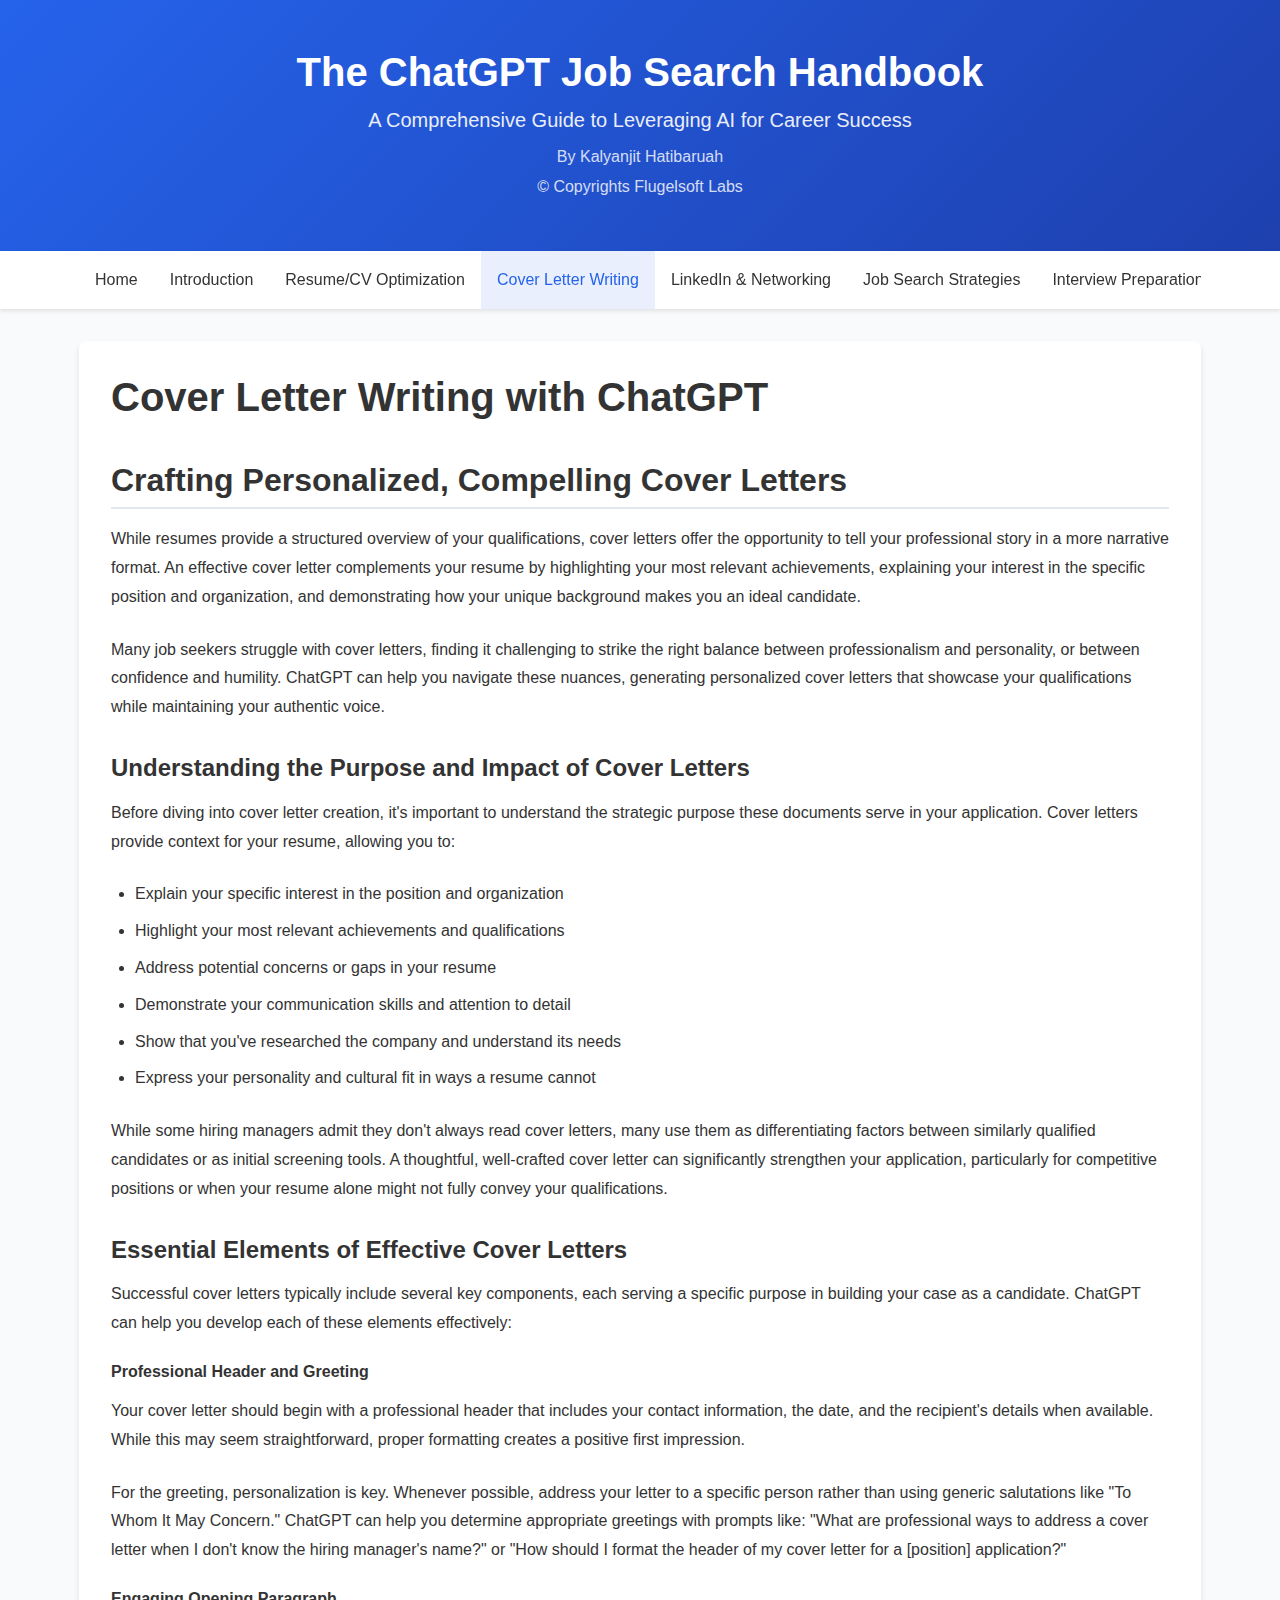
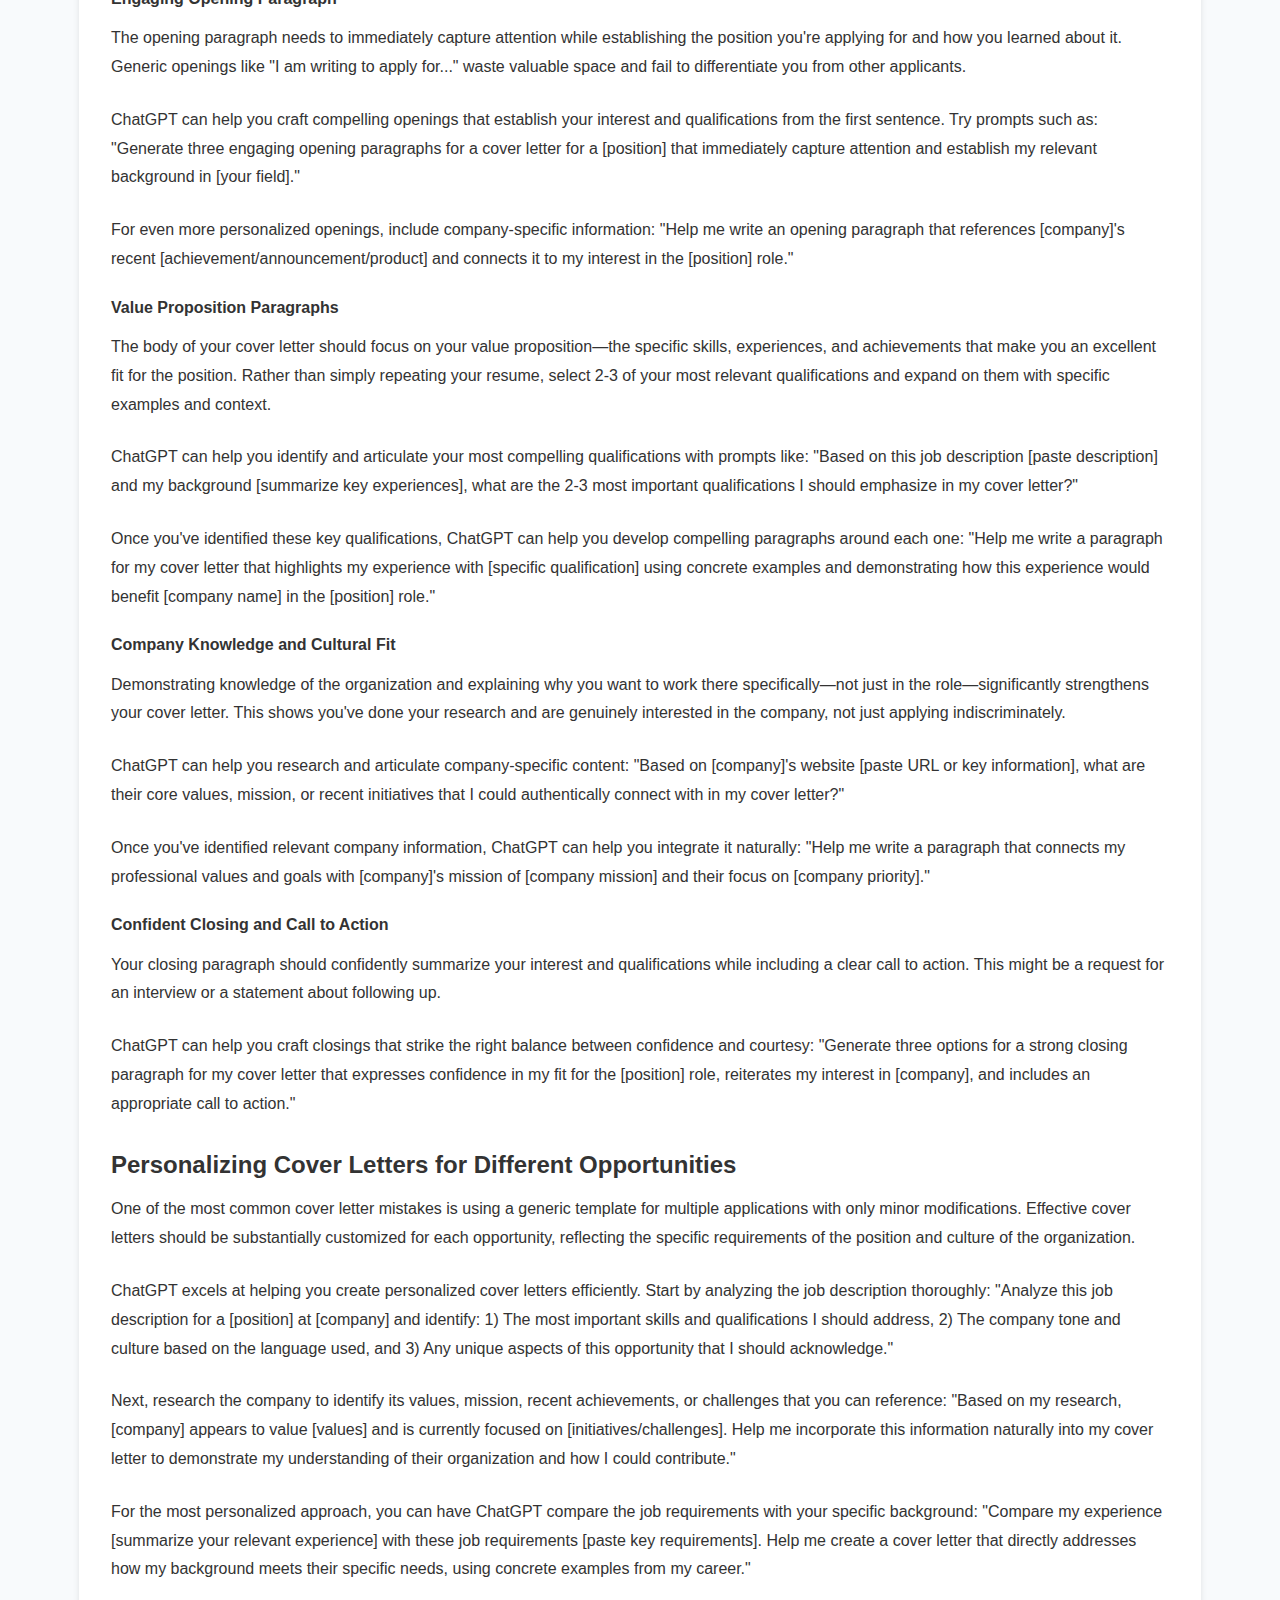
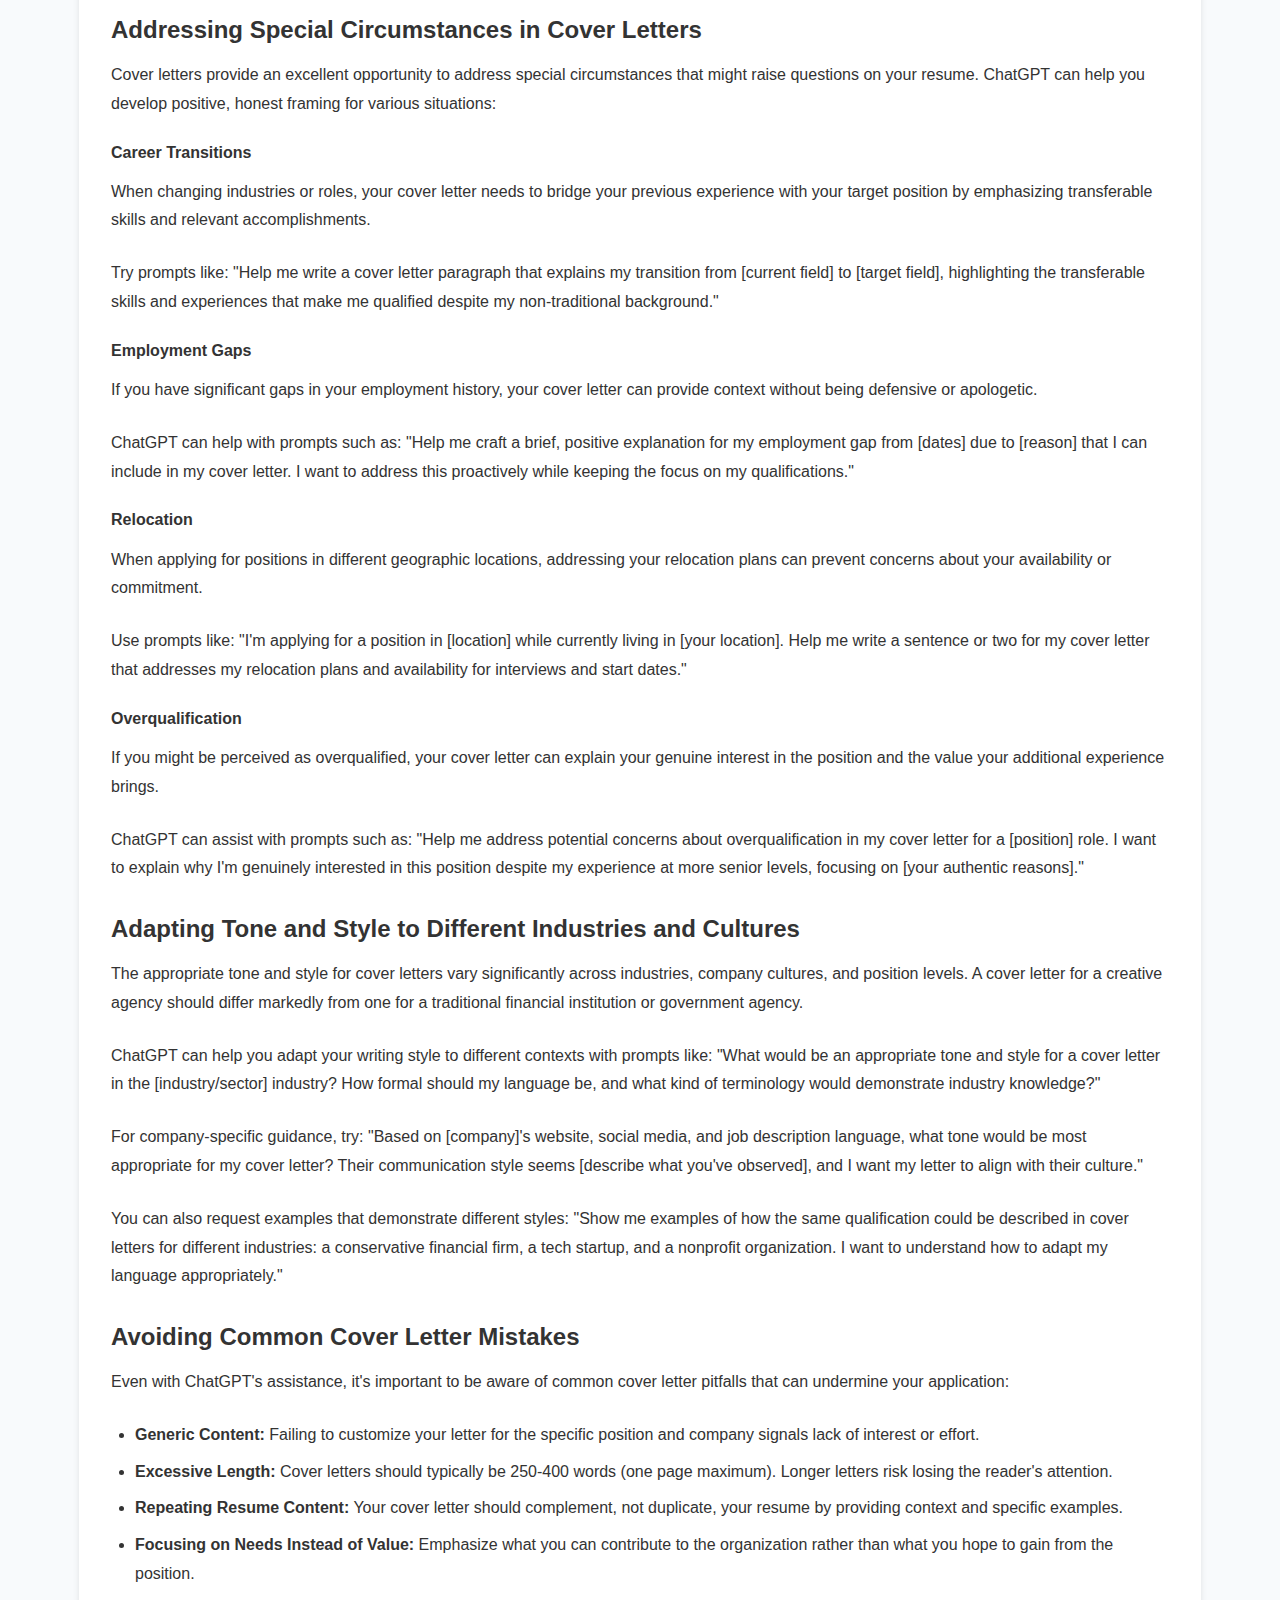
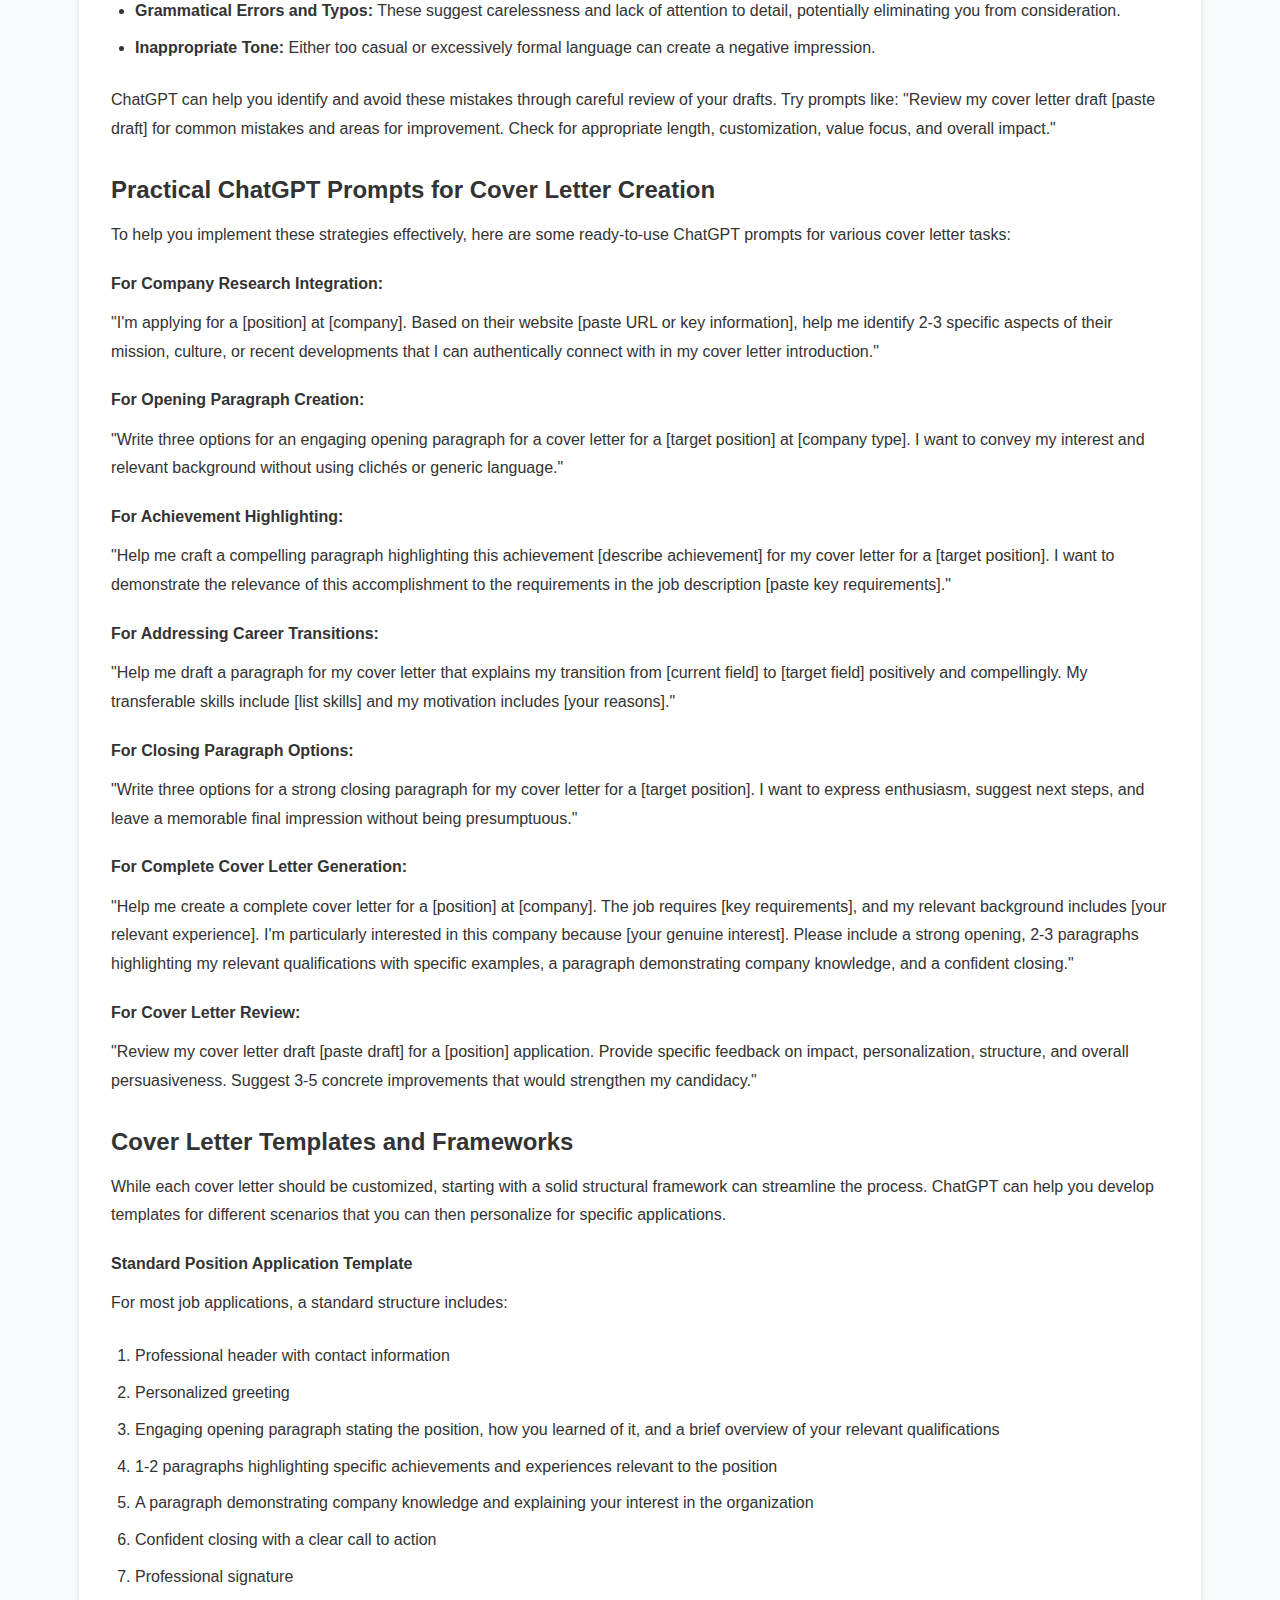
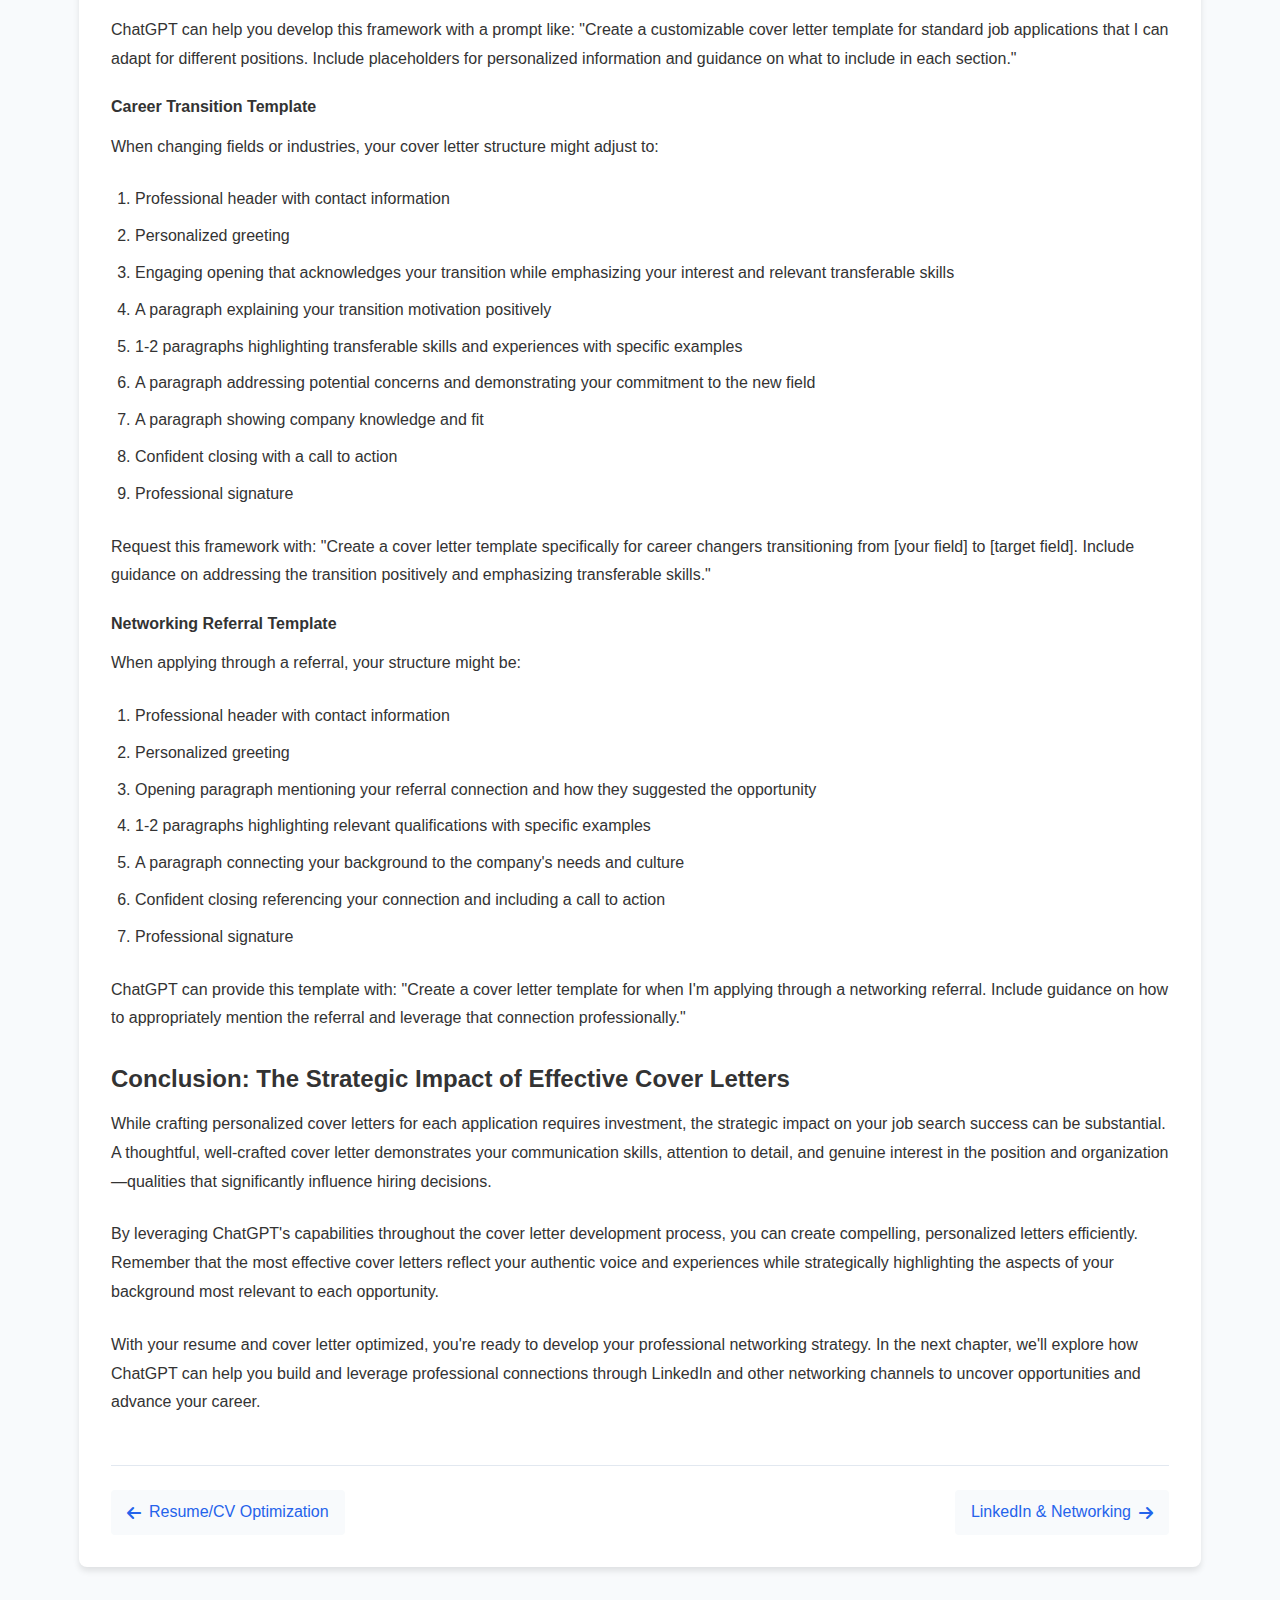
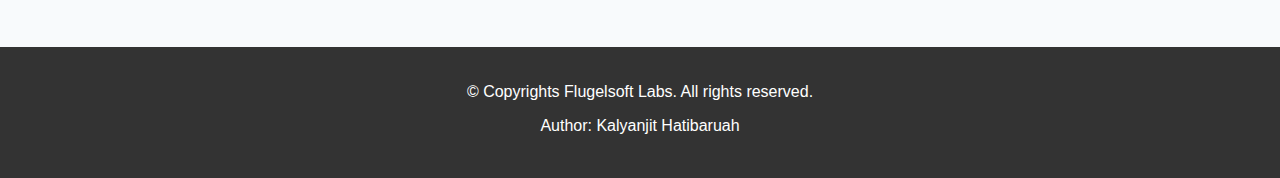
<file: cover-letter.html>
<!DOCTYPE html>
<html lang="en">
<head>
    <meta charset="UTF-8">
    <meta name="viewport" content="width=device-width, initial-scale=1.0">
    <title>Cover Letter Writing - The ChatGPT Job Search Handbook</title>
    <link rel="stylesheet" href="styles.css">
    <link rel="stylesheet" href="https://cdnjs.cloudflare.com/ajax/libs/font-awesome/6.0.0-beta3/css/all.min.css">
</head>
<body>
    <header>
        <div class="container">
            <h1>The ChatGPT Job Search Handbook</h1>
            <p class="subtitle">A Comprehensive Guide to Leveraging AI for Career Success</p>
            <p class="author">By Kalyanjit Hatibaruah</p>
            <p class="copyright">© Copyrights Flugelsoft Labs</p>
        </div>
    </header>

    <nav id="main-nav">
        <div class="container">
            <button id="menu-toggle"><i class="fas fa-bars"></i></button>
            <ul id="nav-links">
                <li><a href="index.html">Home</a></li>
                <li><a href="introduction.html">Introduction</a></li>
                <li><a href="resume-cv.html">Resume/CV Optimization</a></li>
                <li><a href="cover-letter.html" class="active">Cover Letter Writing</a></li>
                <li><a href="linkedin-networking.html">LinkedIn & Networking</a></li>
                <li><a href="job-search.html">Job Search Strategies</a></li>
                <li><a href="interview.html">Interview Preparation</a></li>
                <li><a href="career-transition.html">Career Transition</a></li>
                <li><a href="salary-negotiation.html">Salary Negotiation</a></li>
                <li><a href="troubleshooting.html">Troubleshooting & FAQs</a></li>
                <li><a href="resources.html">Resources</a></li>
            </ul>
        </div>
    </nav>

    <main>
        <div class="container">
            <section class="content-page">
                <h1>Cover Letter Writing with ChatGPT</h1>
                
                <h2>Crafting Personalized, Compelling Cover Letters</h2>
                <p>While resumes provide a structured overview of your qualifications, cover letters offer the opportunity to tell your professional story in a more narrative format. An effective cover letter complements your resume by highlighting your most relevant achievements, explaining your interest in the specific position and organization, and demonstrating how your unique background makes you an ideal candidate.</p>
                
                <p>Many job seekers struggle with cover letters, finding it challenging to strike the right balance between professionalism and personality, or between confidence and humility. ChatGPT can help you navigate these nuances, generating personalized cover letters that showcase your qualifications while maintaining your authentic voice.</p>
                
                <h3>Understanding the Purpose and Impact of Cover Letters</h3>
                <p>Before diving into cover letter creation, it's important to understand the strategic purpose these documents serve in your application. Cover letters provide context for your resume, allowing you to:</p>
                
                <ul>
                    <li>Explain your specific interest in the position and organization</li>
                    <li>Highlight your most relevant achievements and qualifications</li>
                    <li>Address potential concerns or gaps in your resume</li>
                    <li>Demonstrate your communication skills and attention to detail</li>
                    <li>Show that you've researched the company and understand its needs</li>
                    <li>Express your personality and cultural fit in ways a resume cannot</li>
                </ul>
                
                <p>While some hiring managers admit they don't always read cover letters, many use them as differentiating factors between similarly qualified candidates or as initial screening tools. A thoughtful, well-crafted cover letter can significantly strengthen your application, particularly for competitive positions or when your resume alone might not fully convey your qualifications.</p>
                
                <h3>Essential Elements of Effective Cover Letters</h3>
                <p>Successful cover letters typically include several key components, each serving a specific purpose in building your case as a candidate. ChatGPT can help you develop each of these elements effectively:</p>
                
                <h4>Professional Header and Greeting</h4>
                <p>Your cover letter should begin with a professional header that includes your contact information, the date, and the recipient's details when available. While this may seem straightforward, proper formatting creates a positive first impression.</p>
                
                <p>For the greeting, personalization is key. Whenever possible, address your letter to a specific person rather than using generic salutations like "To Whom It May Concern." ChatGPT can help you determine appropriate greetings with prompts like: "What are professional ways to address a cover letter when I don't know the hiring manager's name?" or "How should I format the header of my cover letter for a [position] application?"</p>
                
                <h4>Engaging Opening Paragraph</h4>
                <p>The opening paragraph needs to immediately capture attention while establishing the position you're applying for and how you learned about it. Generic openings like "I am writing to apply for..." waste valuable space and fail to differentiate you from other applicants.</p>
                
                <p>ChatGPT can help you craft compelling openings that establish your interest and qualifications from the first sentence. Try prompts such as: "Generate three engaging opening paragraphs for a cover letter for a [position] that immediately capture attention and establish my relevant background in [your field]."</p>
                
                <p>For even more personalized openings, include company-specific information: "Help me write an opening paragraph that references [company]'s recent [achievement/announcement/product] and connects it to my interest in the [position] role."</p>
                
                <h4>Value Proposition Paragraphs</h4>
                <p>The body of your cover letter should focus on your value proposition—the specific skills, experiences, and achievements that make you an excellent fit for the position. Rather than simply repeating your resume, select 2-3 of your most relevant qualifications and expand on them with specific examples and context.</p>
                
                <p>ChatGPT can help you identify and articulate your most compelling qualifications with prompts like: "Based on this job description [paste description] and my background [summarize key experiences], what are the 2-3 most important qualifications I should emphasize in my cover letter?"</p>
                
                <p>Once you've identified these key qualifications, ChatGPT can help you develop compelling paragraphs around each one: "Help me write a paragraph for my cover letter that highlights my experience with [specific qualification] using concrete examples and demonstrating how this experience would benefit [company name] in the [position] role."</p>
                
                <h4>Company Knowledge and Cultural Fit</h4>
                <p>Demonstrating knowledge of the organization and explaining why you want to work there specifically—not just in the role—significantly strengthens your cover letter. This shows you've done your research and are genuinely interested in the company, not just applying indiscriminately.</p>
                
                <p>ChatGPT can help you research and articulate company-specific content: "Based on [company]'s website [paste URL or key information], what are their core values, mission, or recent initiatives that I could authentically connect with in my cover letter?"</p>
                
                <p>Once you've identified relevant company information, ChatGPT can help you integrate it naturally: "Help me write a paragraph that connects my professional values and goals with [company]'s mission of [company mission] and their focus on [company priority]."</p>
                
                <h4>Confident Closing and Call to Action</h4>
                <p>Your closing paragraph should confidently summarize your interest and qualifications while including a clear call to action. This might be a request for an interview or a statement about following up.</p>
                
                <p>ChatGPT can help you craft closings that strike the right balance between confidence and courtesy: "Generate three options for a strong closing paragraph for my cover letter that expresses confidence in my fit for the [position] role, reiterates my interest in [company], and includes an appropriate call to action."</p>
                
                <h3>Personalizing Cover Letters for Different Opportunities</h3>
                <p>One of the most common cover letter mistakes is using a generic template for multiple applications with only minor modifications. Effective cover letters should be substantially customized for each opportunity, reflecting the specific requirements of the position and culture of the organization.</p>
                
                <p>ChatGPT excels at helping you create personalized cover letters efficiently. Start by analyzing the job description thoroughly: "Analyze this job description for a [position] at [company] and identify: 1) The most important skills and qualifications I should address, 2) The company tone and culture based on the language used, and 3) Any unique aspects of this opportunity that I should acknowledge."</p>
                
                <p>Next, research the company to identify its values, mission, recent achievements, or challenges that you can reference: "Based on my research, [company] appears to value [values] and is currently focused on [initiatives/challenges]. Help me incorporate this information naturally into my cover letter to demonstrate my understanding of their organization and how I could contribute."</p>
                
                <p>For the most personalized approach, you can have ChatGPT compare the job requirements with your specific background: "Compare my experience [summarize your relevant experience] with these job requirements [paste key requirements]. Help me create a cover letter that directly addresses how my background meets their specific needs, using concrete examples from my career."</p>
                
                <h3>Addressing Special Circumstances in Cover Letters</h3>
                <p>Cover letters provide an excellent opportunity to address special circumstances that might raise questions on your resume. ChatGPT can help you develop positive, honest framing for various situations:</p>
                
                <h4>Career Transitions</h4>
                <p>When changing industries or roles, your cover letter needs to bridge your previous experience with your target position by emphasizing transferable skills and relevant accomplishments.</p>
                
                <p>Try prompts like: "Help me write a cover letter paragraph that explains my transition from [current field] to [target field], highlighting the transferable skills and experiences that make me qualified despite my non-traditional background."</p>
                
                <h4>Employment Gaps</h4>
                <p>If you have significant gaps in your employment history, your cover letter can provide context without being defensive or apologetic.</p>
                
                <p>ChatGPT can help with prompts such as: "Help me craft a brief, positive explanation for my employment gap from [dates] due to [reason] that I can include in my cover letter. I want to address this proactively while keeping the focus on my qualifications."</p>
                
                <h4>Relocation</h4>
                <p>When applying for positions in different geographic locations, addressing your relocation plans can prevent concerns about your availability or commitment.</p>
                
                <p>Use prompts like: "I'm applying for a position in [location] while currently living in [your location]. Help me write a sentence or two for my cover letter that addresses my relocation plans and availability for interviews and start dates."</p>
                
                <h4>Overqualification</h4>
                <p>If you might be perceived as overqualified, your cover letter can explain your genuine interest in the position and the value your additional experience brings.</p>
                
                <p>ChatGPT can assist with prompts such as: "Help me address potential concerns about overqualification in my cover letter for a [position] role. I want to explain why I'm genuinely interested in this position despite my experience at more senior levels, focusing on [your authentic reasons]."</p>
                
                <h3>Adapting Tone and Style to Different Industries and Cultures</h3>
                <p>The appropriate tone and style for cover letters vary significantly across industries, company cultures, and position levels. A cover letter for a creative agency should differ markedly from one for a traditional financial institution or government agency.</p>
                
                <p>ChatGPT can help you adapt your writing style to different contexts with prompts like: "What would be an appropriate tone and style for a cover letter in the [industry/sector] industry? How formal should my language be, and what kind of terminology would demonstrate industry knowledge?"</p>
                
                <p>For company-specific guidance, try: "Based on [company]'s website, social media, and job description language, what tone would be most appropriate for my cover letter? Their communication style seems [describe what you've observed], and I want my letter to align with their culture."</p>
                
                <p>You can also request examples that demonstrate different styles: "Show me examples of how the same qualification could be described in cover letters for different industries: a conservative financial firm, a tech startup, and a nonprofit organization. I want to understand how to adapt my language appropriately."</p>
                
                <h3>Avoiding Common Cover Letter Mistakes</h3>
                <p>Even with ChatGPT's assistance, it's important to be aware of common cover letter pitfalls that can undermine your application:</p>
                
                <ul>
                    <li><strong>Generic Content:</strong> Failing to customize your letter for the specific position and company signals lack of interest or effort.</li>
                    <li><strong>Excessive Length:</strong> Cover letters should typically be 250-400 words (one page maximum). Longer letters risk losing the reader's attention.</li>
                    <li><strong>Repeating Resume Content:</strong> Your cover letter should complement, not duplicate, your resume by providing context and specific examples.</li>
                    <li><strong>Focusing on Needs Instead of Value:</strong> Emphasize what you can contribute to the organization rather than what you hope to gain from the position.</li>
                    <li><strong>Grammatical Errors and Typos:</strong> These suggest carelessness and lack of attention to detail, potentially eliminating you from consideration.</li>
                    <li><strong>Inappropriate Tone:</strong> Either too casual or excessively formal language can create a negative impression.</li>
                </ul>
                
                <p>ChatGPT can help you identify and avoid these mistakes through careful review of your drafts. Try prompts like: "Review my cover letter draft [paste draft] for common mistakes and areas for improvement. Check for appropriate length, customization, value focus, and overall impact."</p>
                
                <h3>Practical ChatGPT Prompts for Cover Letter Creation</h3>
                <p>To help you implement these strategies effectively, here are some ready-to-use ChatGPT prompts for various cover letter tasks:</p>
                
                <h4>For Company Research Integration:</h4>
                <p>"I'm applying for a [position] at [company]. Based on their website [paste URL or key information], help me identify 2-3 specific aspects of their mission, culture, or recent developments that I can authentically connect with in my cover letter introduction."</p>
                
                <h4>For Opening Paragraph Creation:</h4>
                <p>"Write three options for an engaging opening paragraph for a cover letter for a [target position] at [company type]. I want to convey my interest and relevant background without using clichés or generic language."</p>
                
                <h4>For Achievement Highlighting:</h4>
                <p>"Help me craft a compelling paragraph highlighting this achievement [describe achievement] for my cover letter for a [target position]. I want to demonstrate the relevance of this accomplishment to the requirements in the job description [paste key requirements]."</p>
                
                <h4>For Addressing Career Transitions:</h4>
                <p>"Help me draft a paragraph for my cover letter that explains my transition from [current field] to [target field] positively and compellingly. My transferable skills include [list skills] and my motivation includes [your reasons]."</p>
                
                <h4>For Closing Paragraph Options:</h4>
                <p>"Write three options for a strong closing paragraph for my cover letter for a [target position]. I want to express enthusiasm, suggest next steps, and leave a memorable final impression without being presumptuous."</p>
                
                <h4>For Complete Cover Letter Generation:</h4>
                <p>"Help me create a complete cover letter for a [position] at [company]. The job requires [key requirements], and my relevant background includes [your relevant experience]. I'm particularly interested in this company because [your genuine interest]. Please include a strong opening, 2-3 paragraphs highlighting my relevant qualifications with specific examples, a paragraph demonstrating company knowledge, and a confident closing."</p>
                
                <h4>For Cover Letter Review:</h4>
                <p>"Review my cover letter draft [paste draft] for a [position] application. Provide specific feedback on impact, personalization, structure, and overall persuasiveness. Suggest 3-5 concrete improvements that would strengthen my candidacy."</p>
                
                <h3>Cover Letter Templates and Frameworks</h3>
                <p>While each cover letter should be customized, starting with a solid structural framework can streamline the process. ChatGPT can help you develop templates for different scenarios that you can then personalize for specific applications.</p>
                
                <h4>Standard Position Application Template</h4>
                <p>For most job applications, a standard structure includes:</p>
                
                <ol>
                    <li>Professional header with contact information</li>
                    <li>Personalized greeting</li>
                    <li>Engaging opening paragraph stating the position, how you learned of it, and a brief overview of your relevant qualifications</li>
                    <li>1-2 paragraphs highlighting specific achievements and experiences relevant to the position</li>
                    <li>A paragraph demonstrating company knowledge and explaining your interest in the organization</li>
                    <li>Confident closing with a clear call to action</li>
                    <li>Professional signature</li>
                </ol>
                
                <p>ChatGPT can help you develop this framework with a prompt like: "Create a customizable cover letter template for standard job applications that I can adapt for different positions. Include placeholders for personalized information and guidance on what to include in each section."</p>
                
                <h4>Career Transition Template</h4>
                <p>When changing fields or industries, your cover letter structure might adjust to:</p>
                
                <ol>
                    <li>Professional header with contact information</li>
                    <li>Personalized greeting</li>
                    <li>Engaging opening that acknowledges your transition while emphasizing your interest and relevant transferable skills</li>
                    <li>A paragraph explaining your transition motivation positively</li>
                    <li>1-2 paragraphs highlighting transferable skills and experiences with specific examples</li>
                    <li>A paragraph addressing potential concerns and demonstrating your commitment to the new field</li>
                    <li>A paragraph showing company knowledge and fit</li>
                    <li>Confident closing with a call to action</li>
                    <li>Professional signature</li>
                </ol>
                
                <p>Request this framework with: "Create a cover letter template specifically for career changers transitioning from [your field] to [target field]. Include guidance on addressing the transition positively and emphasizing transferable skills."</p>
                
                <h4>Networking Referral Template</h4>
                <p>When applying through a referral, your structure might be:</p>
                
                <ol>
                    <li>Professional header with contact information</li>
                    <li>Personalized greeting</li>
                    <li>Opening paragraph mentioning your referral connection and how they suggested the opportunity</li>
                    <li>1-2 paragraphs highlighting relevant qualifications with specific examples</li>
                    <li>A paragraph connecting your background to the company's needs and culture</li>
                    <li>Confident closing referencing your connection and including a call to action</li>
                    <li>Professional signature</li>
                </ol>
                
                <p>ChatGPT can provide this template with: "Create a cover letter template for when I'm applying through a networking referral. Include guidance on how to appropriately mention the referral and leverage that connection professionally."</p>
                
                <h3>Conclusion: The Strategic Impact of Effective Cover Letters</h3>
                <p>While crafting personalized cover letters for each application requires investment, the strategic impact on your job search success can be substantial. A thoughtful, well-crafted cover letter demonstrates your communication skills, attention to detail, and genuine interest in the position and organization—qualities that significantly influence hiring decisions.</p>
                
                <p>By leveraging ChatGPT's capabilities throughout the cover letter development process, you can create compelling, personalized letters efficiently. Remember that the most effective cover letters reflect your authentic voice and experiences while strategically highlighting the aspects of your background most relevant to each opportunity.</p>
                
                <p>With your resume and cover letter optimized, you're ready to develop your professional networking strategy. In the next chapter, we'll explore how ChatGPT can help you build and leverage professional connections through LinkedIn and other networking channels to uncover opportunities and advance your career.</p>
                
                <div class="page-navigation">
                    <a href="resume-cv.html" class="prev"><i class="fas fa-arrow-left"></i> Resume/CV Optimization</a>
                    <a href="linkedin-networking.html" class="next">LinkedIn & Networking <i class="fas fa-arrow-right"></i></a>
                </div>
            </section>
        </div>
    </main>

    <footer>
        <div class="container">
            <p>© Copyrights Flugelsoft Labs. All rights reserved.</p>
            <p>Author: Kalyanjit Hatibaruah</p>
        </div>
    </footer>

    <script src="script.js"></script>
</body>
</html>
</file>
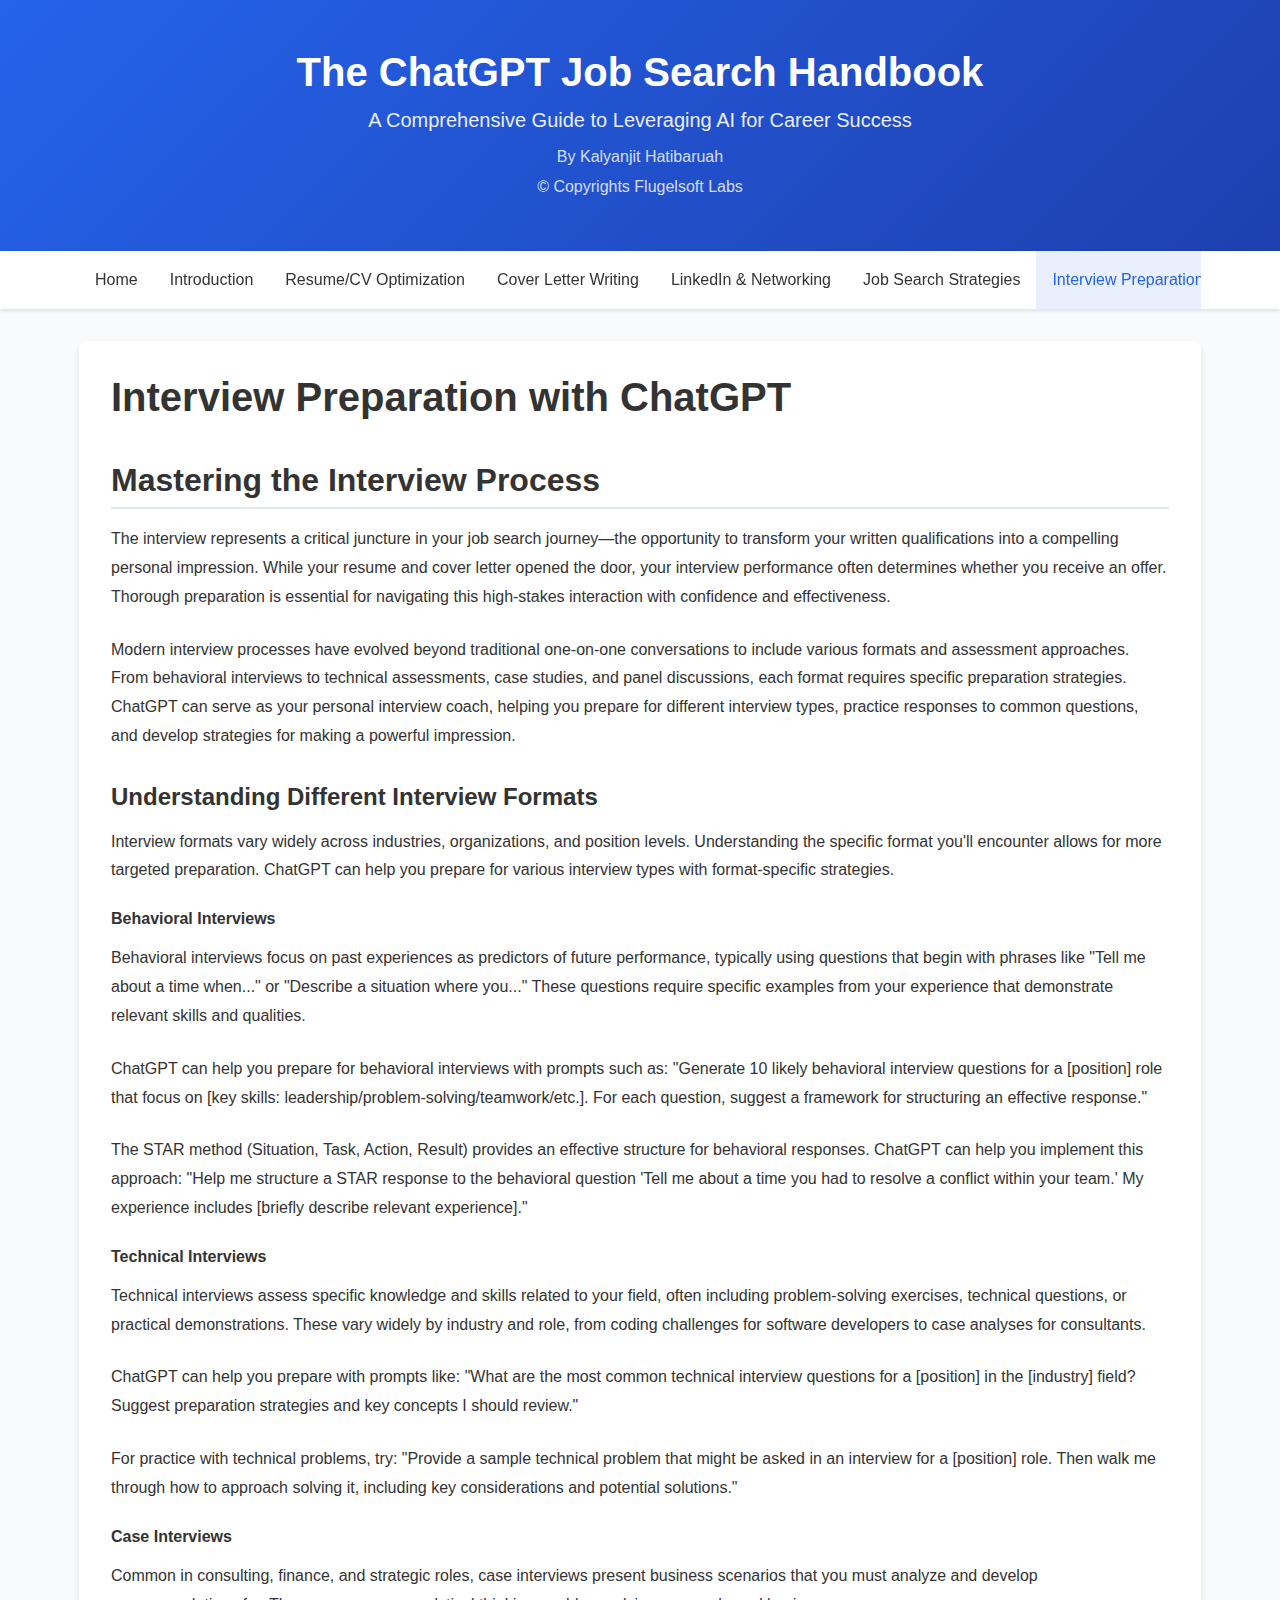
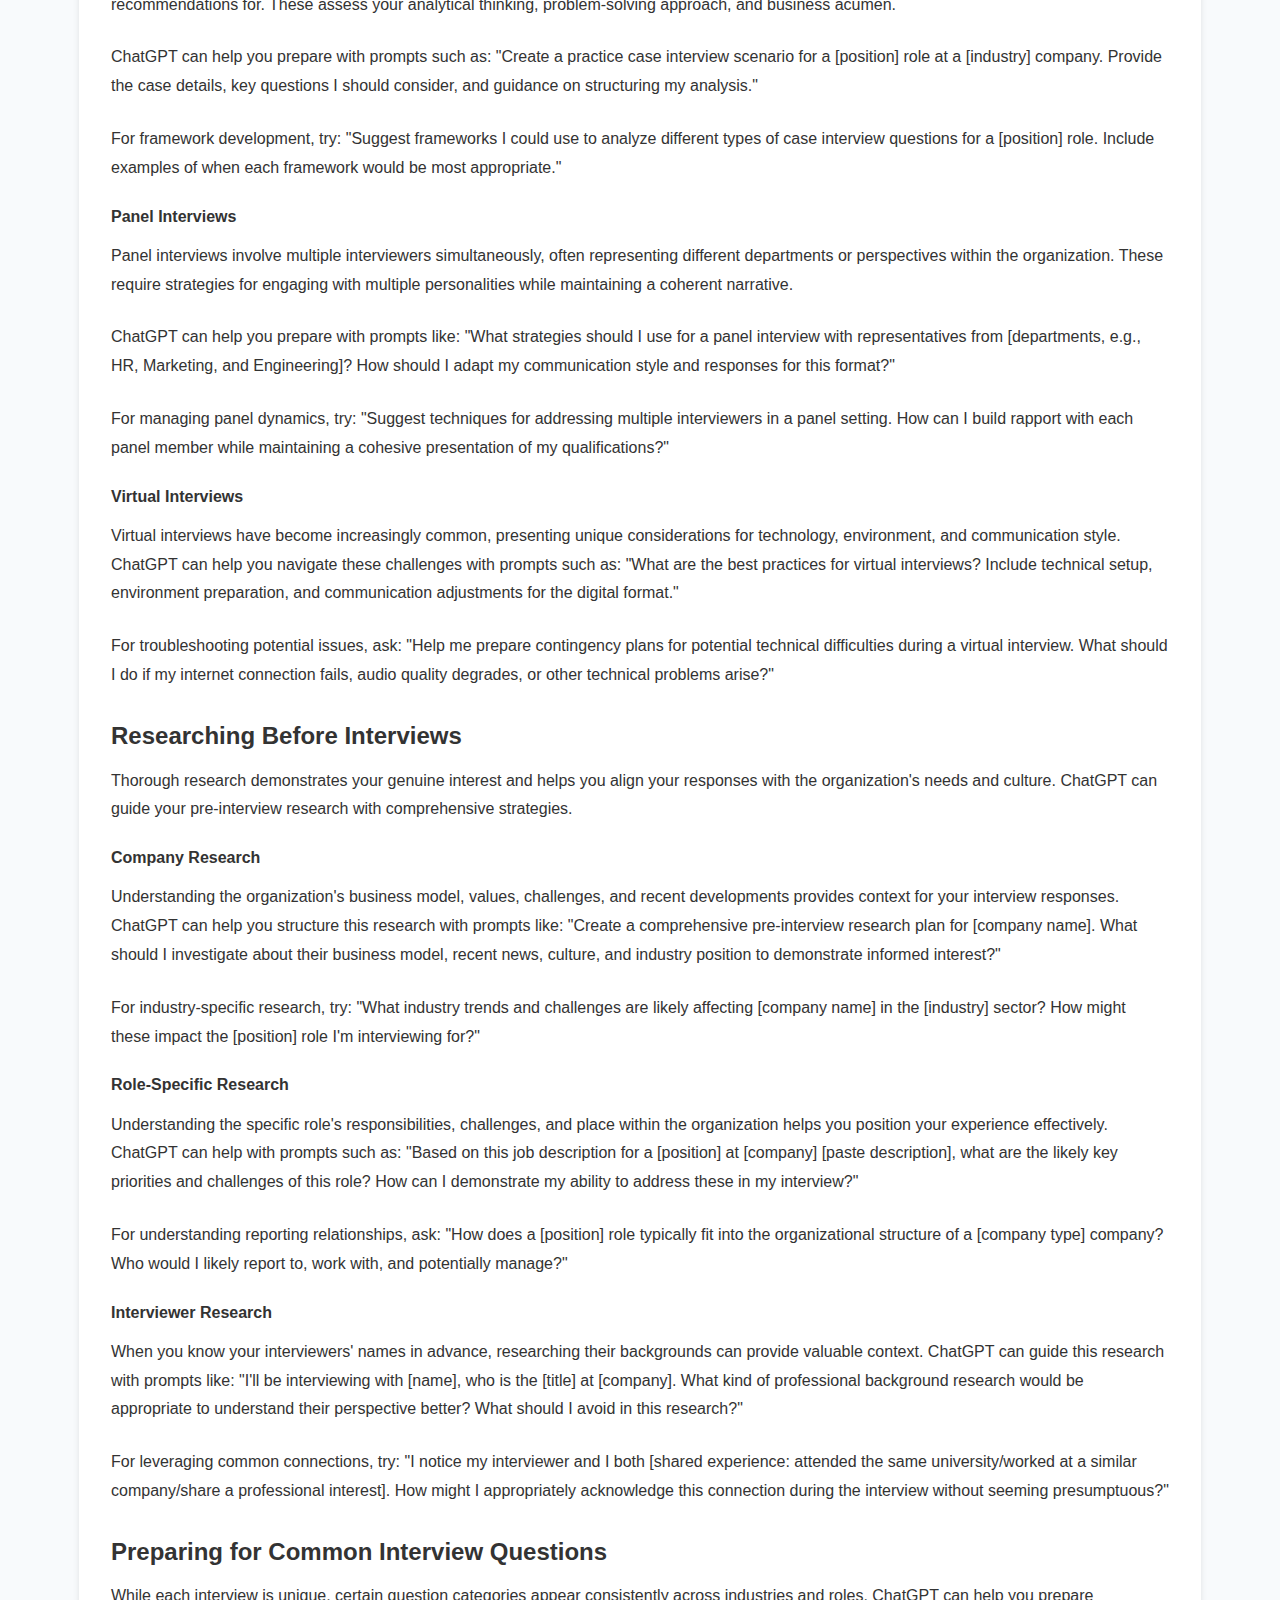
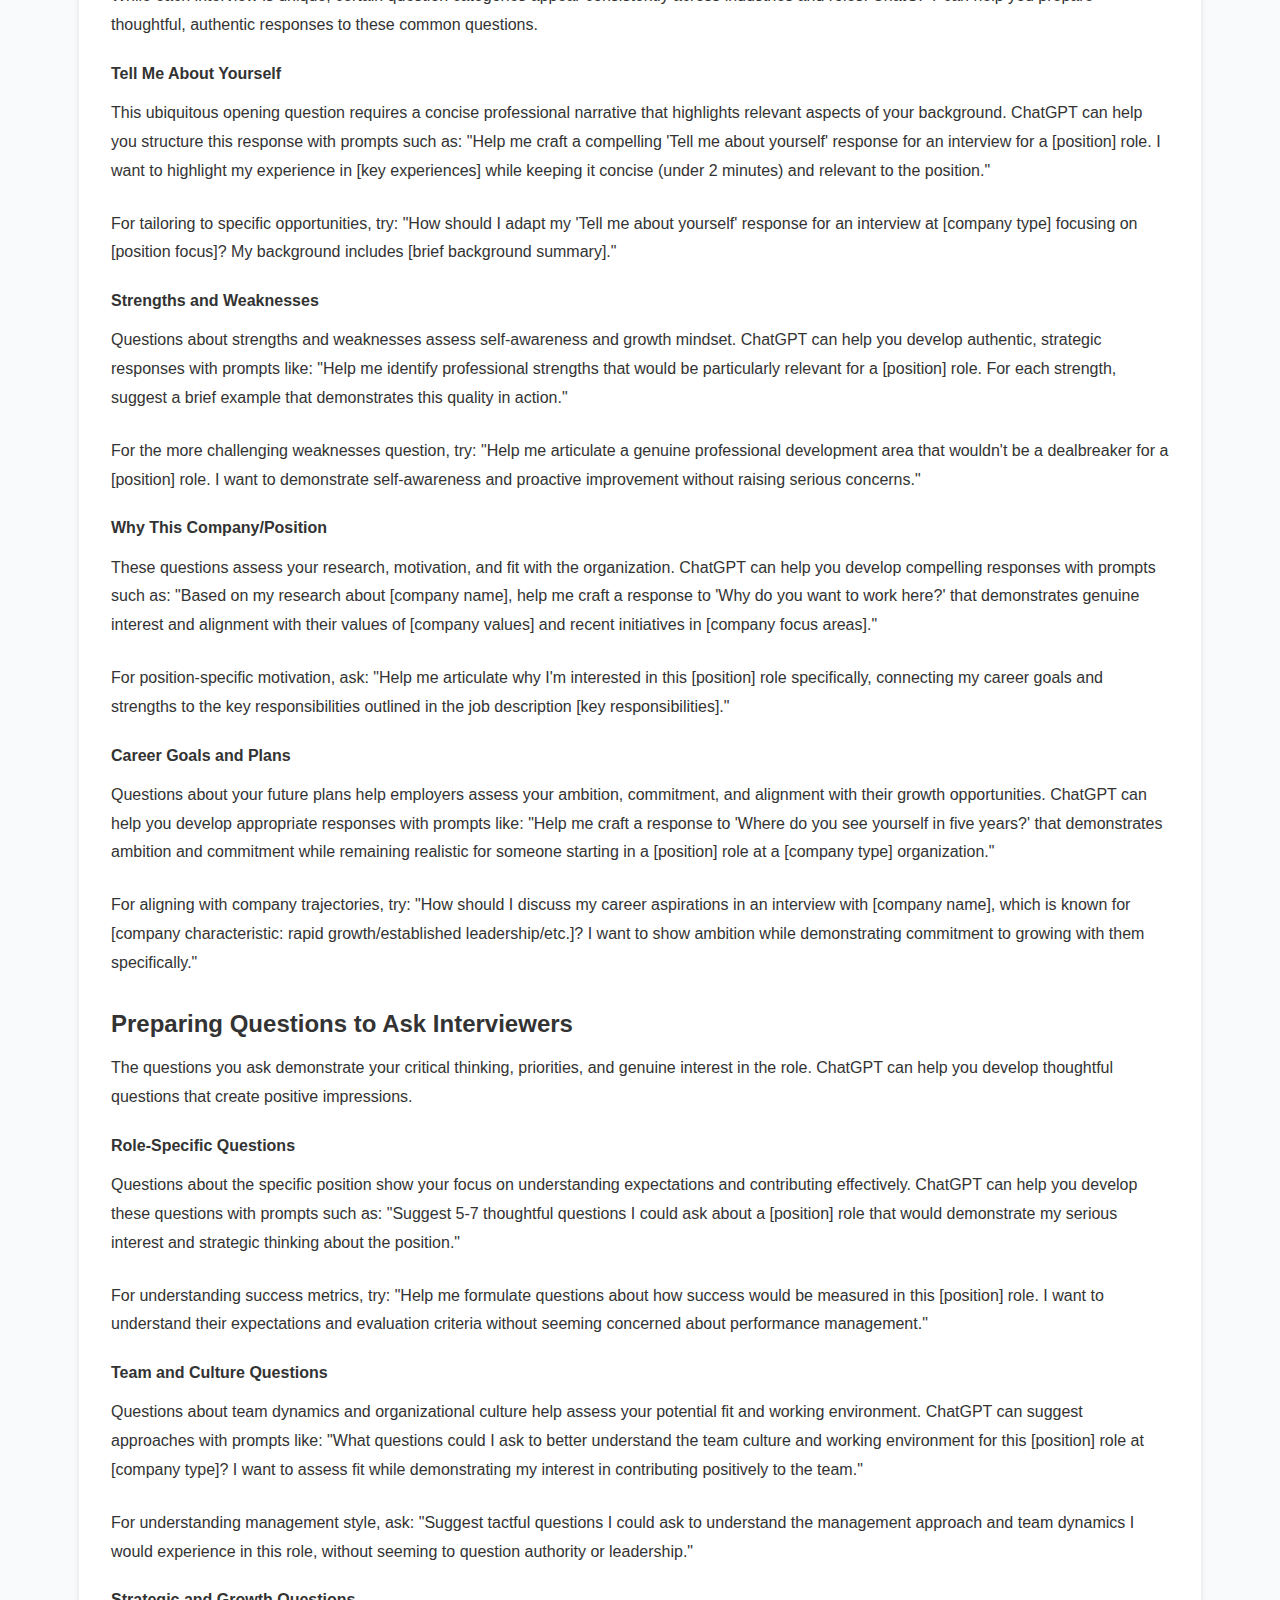
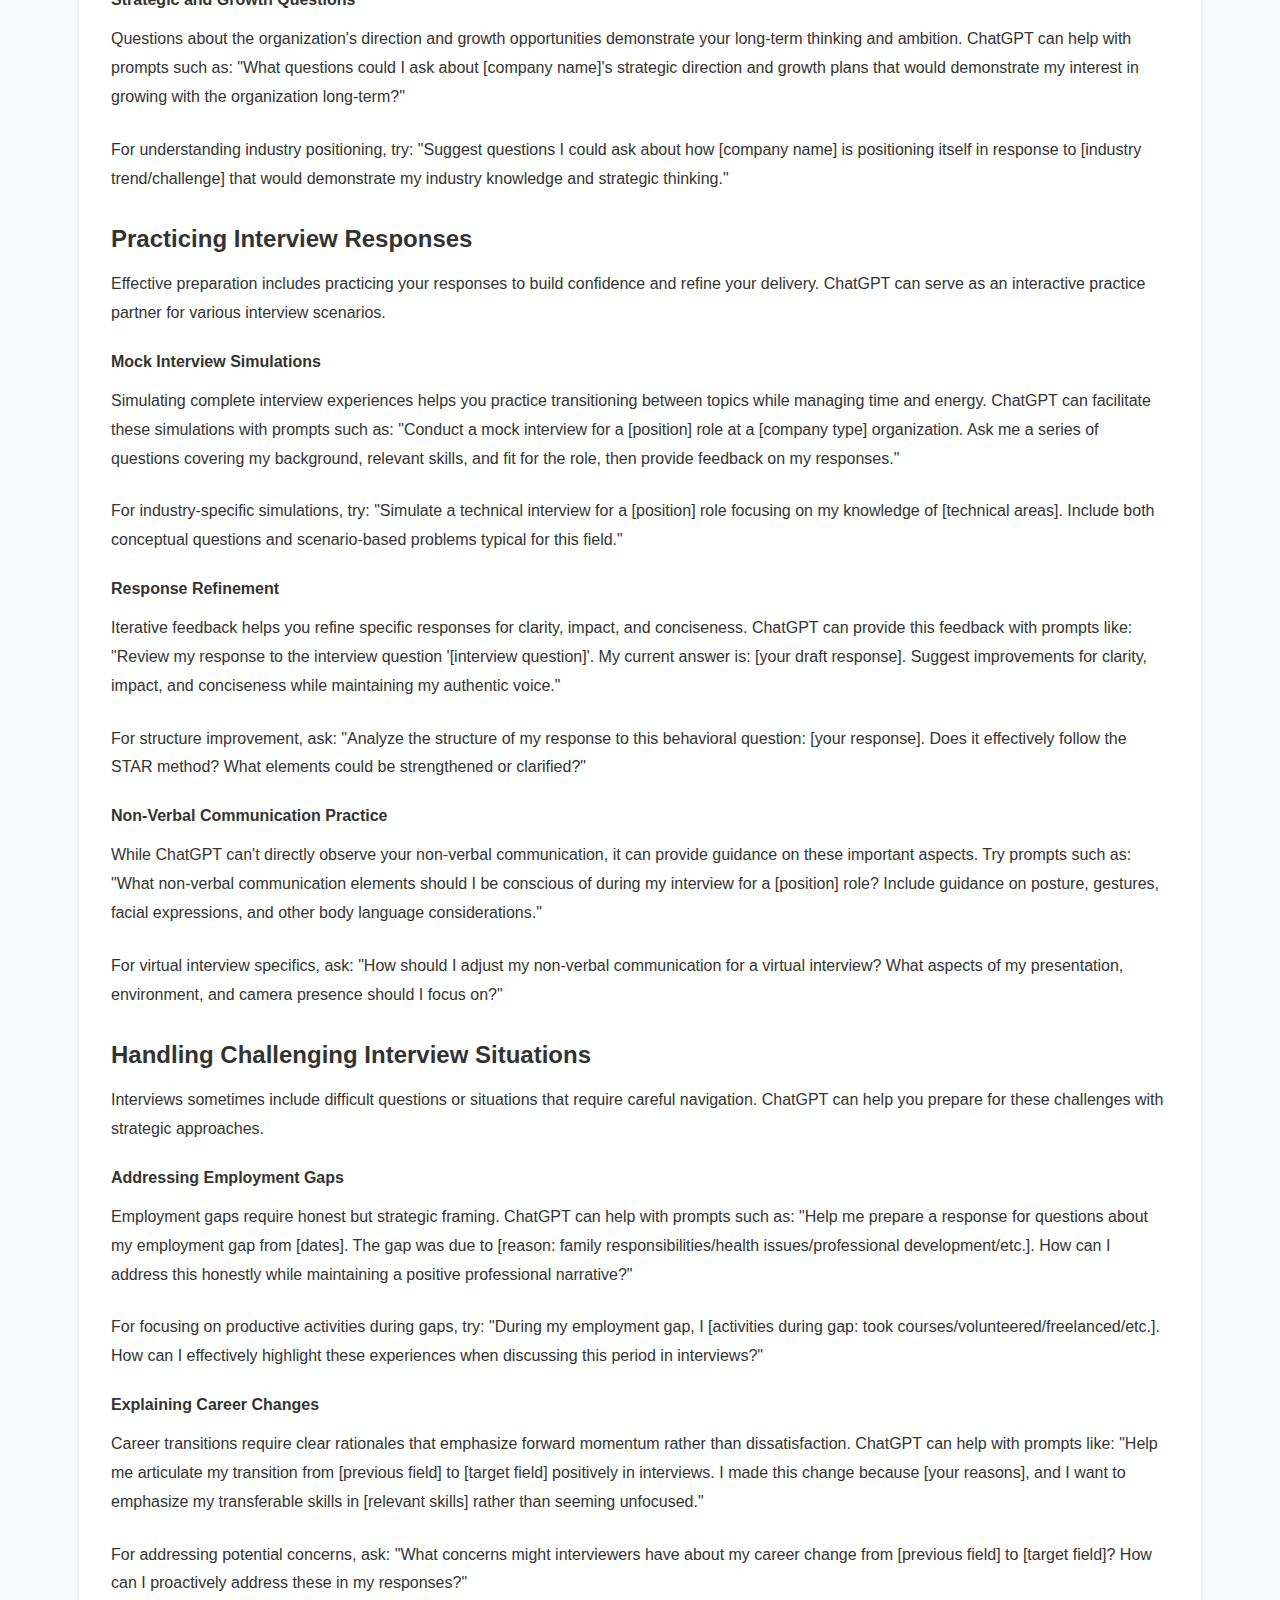
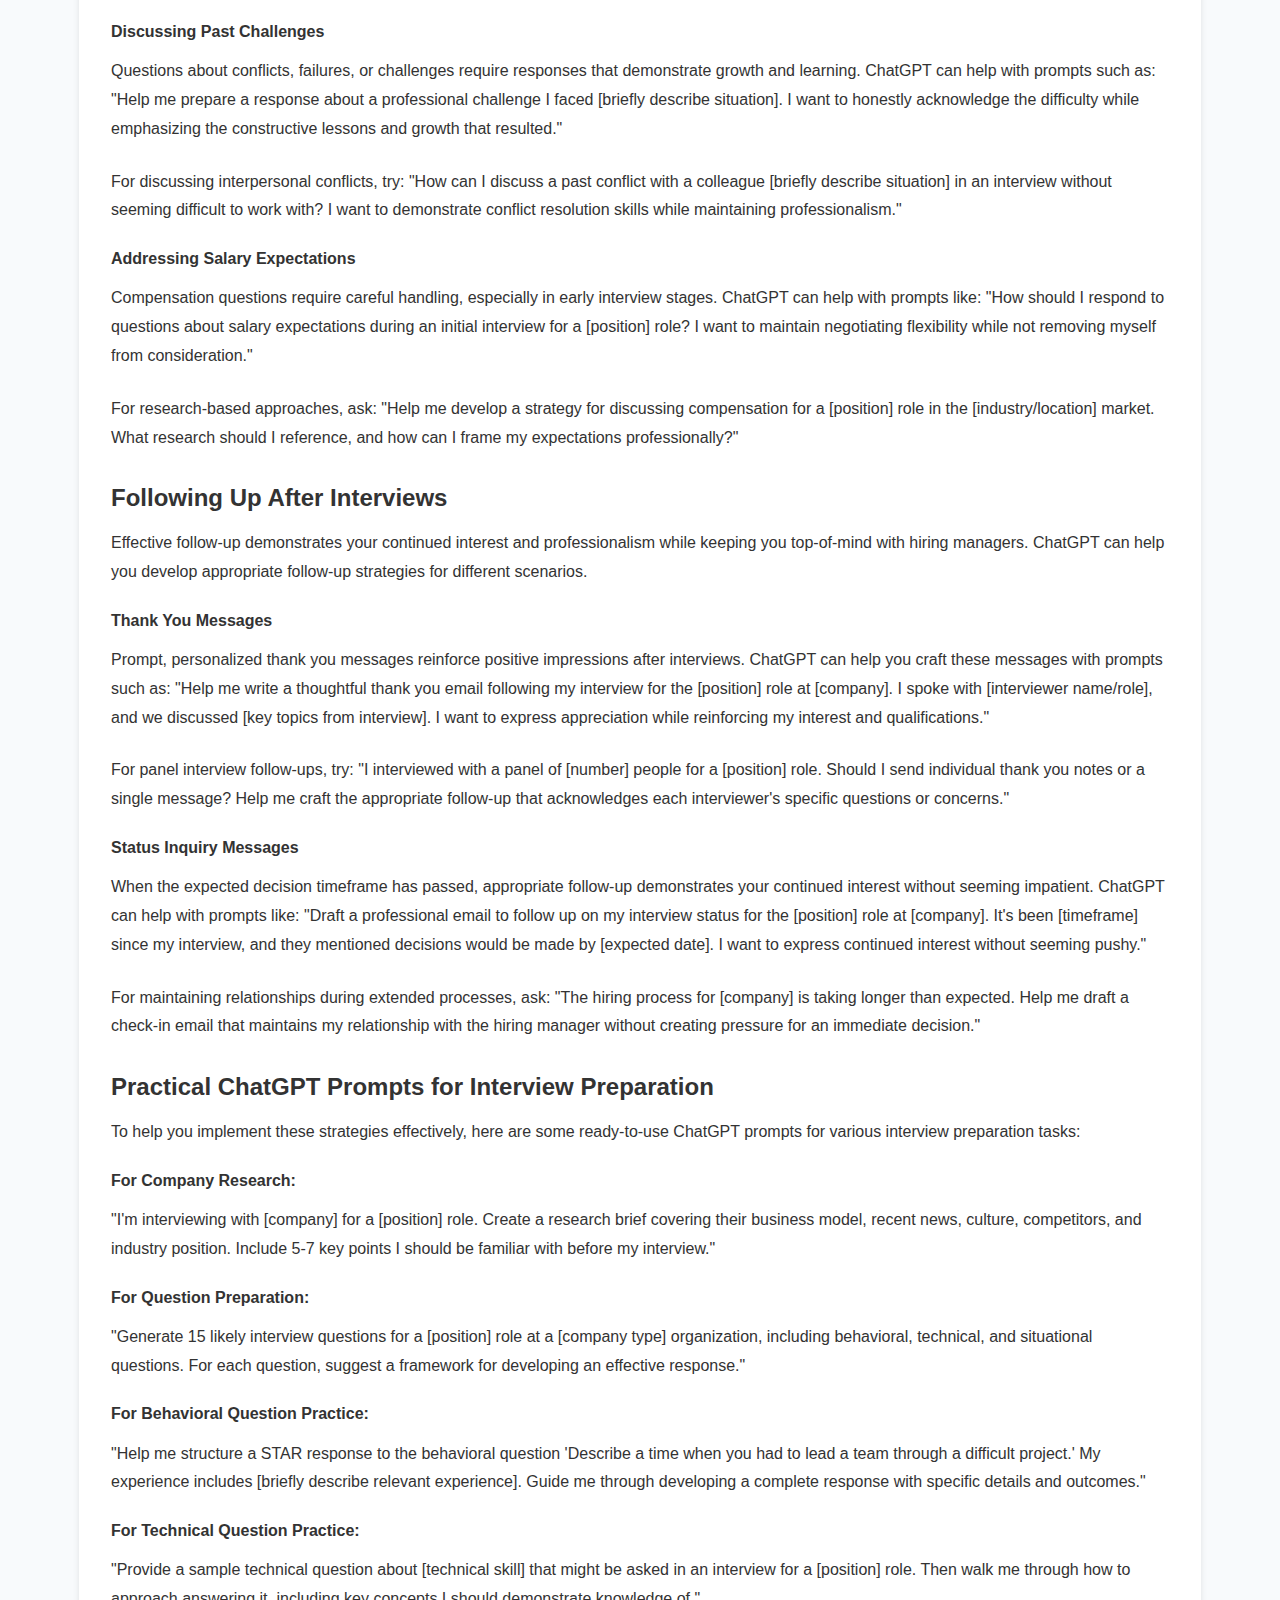
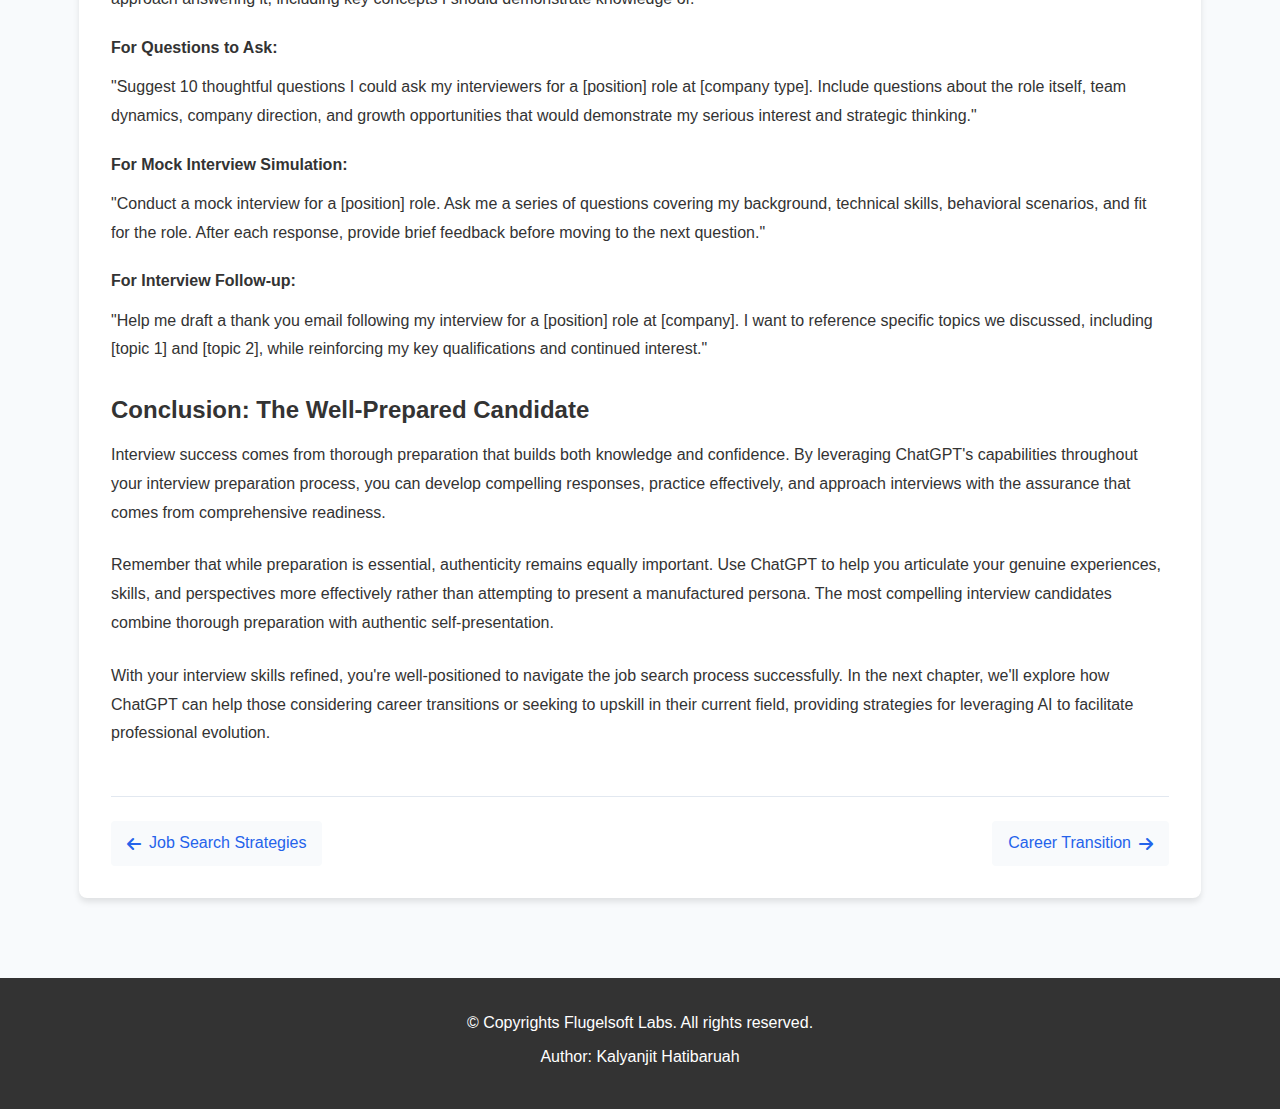
<file: interview.html>
<!DOCTYPE html>
<html lang="en">
<head>
    <meta charset="UTF-8">
    <meta name="viewport" content="width=device-width, initial-scale=1.0">
    <title>Interview Preparation - The ChatGPT Job Search Handbook</title>
    <link rel="stylesheet" href="styles.css">
    <link rel="stylesheet" href="https://cdnjs.cloudflare.com/ajax/libs/font-awesome/6.0.0-beta3/css/all.min.css">
</head>
<body>
    <header>
        <div class="container">
            <h1>The ChatGPT Job Search Handbook</h1>
            <p class="subtitle">A Comprehensive Guide to Leveraging AI for Career Success</p>
            <p class="author">By Kalyanjit Hatibaruah</p>
            <p class="copyright">© Copyrights Flugelsoft Labs</p>
        </div>
    </header>

    <nav id="main-nav">
        <div class="container">
            <button id="menu-toggle"><i class="fas fa-bars"></i></button>
            <ul id="nav-links">
                <li><a href="index.html">Home</a></li>
                <li><a href="introduction.html">Introduction</a></li>
                <li><a href="resume-cv.html">Resume/CV Optimization</a></li>
                <li><a href="cover-letter.html">Cover Letter Writing</a></li>
                <li><a href="linkedin-networking.html">LinkedIn & Networking</a></li>
                <li><a href="job-search.html">Job Search Strategies</a></li>
                <li><a href="interview.html" class="active">Interview Preparation</a></li>
                <li><a href="career-transition.html">Career Transition</a></li>
                <li><a href="salary-negotiation.html">Salary Negotiation</a></li>
                <li><a href="troubleshooting.html">Troubleshooting & FAQs</a></li>
                <li><a href="resources.html">Resources</a></li>
            </ul>
        </div>
    </nav>

    <main>
        <div class="container">
            <section class="content-page">
                <h1>Interview Preparation with ChatGPT</h1>
                
                <h2>Mastering the Interview Process</h2>
                <p>The interview represents a critical juncture in your job search journey—the opportunity to transform your written qualifications into a compelling personal impression. While your resume and cover letter opened the door, your interview performance often determines whether you receive an offer. Thorough preparation is essential for navigating this high-stakes interaction with confidence and effectiveness.</p>
                
                <p>Modern interview processes have evolved beyond traditional one-on-one conversations to include various formats and assessment approaches. From behavioral interviews to technical assessments, case studies, and panel discussions, each format requires specific preparation strategies. ChatGPT can serve as your personal interview coach, helping you prepare for different interview types, practice responses to common questions, and develop strategies for making a powerful impression.</p>
                
                <h3>Understanding Different Interview Formats</h3>
                <p>Interview formats vary widely across industries, organizations, and position levels. Understanding the specific format you'll encounter allows for more targeted preparation. ChatGPT can help you prepare for various interview types with format-specific strategies.</p>
                
                <h4>Behavioral Interviews</h4>
                <p>Behavioral interviews focus on past experiences as predictors of future performance, typically using questions that begin with phrases like "Tell me about a time when..." or "Describe a situation where you..." These questions require specific examples from your experience that demonstrate relevant skills and qualities.</p>
                
                <p>ChatGPT can help you prepare for behavioral interviews with prompts such as: "Generate 10 likely behavioral interview questions for a [position] role that focus on [key skills: leadership/problem-solving/teamwork/etc.]. For each question, suggest a framework for structuring an effective response."</p>
                
                <p>The STAR method (Situation, Task, Action, Result) provides an effective structure for behavioral responses. ChatGPT can help you implement this approach: "Help me structure a STAR response to the behavioral question 'Tell me about a time you had to resolve a conflict within your team.' My experience includes [briefly describe relevant experience]."</p>
                
                <h4>Technical Interviews</h4>
                <p>Technical interviews assess specific knowledge and skills related to your field, often including problem-solving exercises, technical questions, or practical demonstrations. These vary widely by industry and role, from coding challenges for software developers to case analyses for consultants.</p>
                
                <p>ChatGPT can help you prepare with prompts like: "What are the most common technical interview questions for a [position] in the [industry] field? Suggest preparation strategies and key concepts I should review."</p>
                
                <p>For practice with technical problems, try: "Provide a sample technical problem that might be asked in an interview for a [position] role. Then walk me through how to approach solving it, including key considerations and potential solutions."</p>
                
                <h4>Case Interviews</h4>
                <p>Common in consulting, finance, and strategic roles, case interviews present business scenarios that you must analyze and develop recommendations for. These assess your analytical thinking, problem-solving approach, and business acumen.</p>
                
                <p>ChatGPT can help you prepare with prompts such as: "Create a practice case interview scenario for a [position] role at a [industry] company. Provide the case details, key questions I should consider, and guidance on structuring my analysis."</p>
                
                <p>For framework development, try: "Suggest frameworks I could use to analyze different types of case interview questions for a [position] role. Include examples of when each framework would be most appropriate."</p>
                
                <h4>Panel Interviews</h4>
                <p>Panel interviews involve multiple interviewers simultaneously, often representing different departments or perspectives within the organization. These require strategies for engaging with multiple personalities while maintaining a coherent narrative.</p>
                
                <p>ChatGPT can help you prepare with prompts like: "What strategies should I use for a panel interview with representatives from [departments, e.g., HR, Marketing, and Engineering]? How should I adapt my communication style and responses for this format?"</p>
                
                <p>For managing panel dynamics, try: "Suggest techniques for addressing multiple interviewers in a panel setting. How can I build rapport with each panel member while maintaining a cohesive presentation of my qualifications?"</p>
                
                <h4>Virtual Interviews</h4>
                <p>Virtual interviews have become increasingly common, presenting unique considerations for technology, environment, and communication style. ChatGPT can help you navigate these challenges with prompts such as: "What are the best practices for virtual interviews? Include technical setup, environment preparation, and communication adjustments for the digital format."</p>
                
                <p>For troubleshooting potential issues, ask: "Help me prepare contingency plans for potential technical difficulties during a virtual interview. What should I do if my internet connection fails, audio quality degrades, or other technical problems arise?"</p>
                
                <h3>Researching Before Interviews</h3>
                <p>Thorough research demonstrates your genuine interest and helps you align your responses with the organization's needs and culture. ChatGPT can guide your pre-interview research with comprehensive strategies.</p>
                
                <h4>Company Research</h4>
                <p>Understanding the organization's business model, values, challenges, and recent developments provides context for your interview responses. ChatGPT can help you structure this research with prompts like: "Create a comprehensive pre-interview research plan for [company name]. What should I investigate about their business model, recent news, culture, and industry position to demonstrate informed interest?"</p>
                
                <p>For industry-specific research, try: "What industry trends and challenges are likely affecting [company name] in the [industry] sector? How might these impact the [position] role I'm interviewing for?"</p>
                
                <h4>Role-Specific Research</h4>
                <p>Understanding the specific role's responsibilities, challenges, and place within the organization helps you position your experience effectively. ChatGPT can help with prompts such as: "Based on this job description for a [position] at [company] [paste description], what are the likely key priorities and challenges of this role? How can I demonstrate my ability to address these in my interview?"</p>
                
                <p>For understanding reporting relationships, ask: "How does a [position] role typically fit into the organizational structure of a [company type] company? Who would I likely report to, work with, and potentially manage?"</p>
                
                <h4>Interviewer Research</h4>
                <p>When you know your interviewers' names in advance, researching their backgrounds can provide valuable context. ChatGPT can guide this research with prompts like: "I'll be interviewing with [name], who is the [title] at [company]. What kind of professional background research would be appropriate to understand their perspective better? What should I avoid in this research?"</p>
                
                <p>For leveraging common connections, try: "I notice my interviewer and I both [shared experience: attended the same university/worked at a similar company/share a professional interest]. How might I appropriately acknowledge this connection during the interview without seeming presumptuous?"</p>
                
                <h3>Preparing for Common Interview Questions</h3>
                <p>While each interview is unique, certain question categories appear consistently across industries and roles. ChatGPT can help you prepare thoughtful, authentic responses to these common questions.</p>
                
                <h4>Tell Me About Yourself</h4>
                <p>This ubiquitous opening question requires a concise professional narrative that highlights relevant aspects of your background. ChatGPT can help you structure this response with prompts such as: "Help me craft a compelling 'Tell me about yourself' response for an interview for a [position] role. I want to highlight my experience in [key experiences] while keeping it concise (under 2 minutes) and relevant to the position."</p>
                
                <p>For tailoring to specific opportunities, try: "How should I adapt my 'Tell me about yourself' response for an interview at [company type] focusing on [position focus]? My background includes [brief background summary]."</p>
                
                <h4>Strengths and Weaknesses</h4>
                <p>Questions about strengths and weaknesses assess self-awareness and growth mindset. ChatGPT can help you develop authentic, strategic responses with prompts like: "Help me identify professional strengths that would be particularly relevant for a [position] role. For each strength, suggest a brief example that demonstrates this quality in action."</p>
                
                <p>For the more challenging weaknesses question, try: "Help me articulate a genuine professional development area that wouldn't be a dealbreaker for a [position] role. I want to demonstrate self-awareness and proactive improvement without raising serious concerns."</p>
                
                <h4>Why This Company/Position</h4>
                <p>These questions assess your research, motivation, and fit with the organization. ChatGPT can help you develop compelling responses with prompts such as: "Based on my research about [company name], help me craft a response to 'Why do you want to work here?' that demonstrates genuine interest and alignment with their values of [company values] and recent initiatives in [company focus areas]."</p>
                
                <p>For position-specific motivation, ask: "Help me articulate why I'm interested in this [position] role specifically, connecting my career goals and strengths to the key responsibilities outlined in the job description [key responsibilities]."</p>
                
                <h4>Career Goals and Plans</h4>
                <p>Questions about your future plans help employers assess your ambition, commitment, and alignment with their growth opportunities. ChatGPT can help you develop appropriate responses with prompts like: "Help me craft a response to 'Where do you see yourself in five years?' that demonstrates ambition and commitment while remaining realistic for someone starting in a [position] role at a [company type] organization."</p>
                
                <p>For aligning with company trajectories, try: "How should I discuss my career aspirations in an interview with [company name], which is known for [company characteristic: rapid growth/established leadership/etc.]? I want to show ambition while demonstrating commitment to growing with them specifically."</p>
                
                <h3>Preparing Questions to Ask Interviewers</h3>
                <p>The questions you ask demonstrate your critical thinking, priorities, and genuine interest in the role. ChatGPT can help you develop thoughtful questions that create positive impressions.</p>
                
                <h4>Role-Specific Questions</h4>
                <p>Questions about the specific position show your focus on understanding expectations and contributing effectively. ChatGPT can help you develop these questions with prompts such as: "Suggest 5-7 thoughtful questions I could ask about a [position] role that would demonstrate my serious interest and strategic thinking about the position."</p>
                
                <p>For understanding success metrics, try: "Help me formulate questions about how success would be measured in this [position] role. I want to understand their expectations and evaluation criteria without seeming concerned about performance management."</p>
                
                <h4>Team and Culture Questions</h4>
                <p>Questions about team dynamics and organizational culture help assess your potential fit and working environment. ChatGPT can suggest approaches with prompts like: "What questions could I ask to better understand the team culture and working environment for this [position] role at [company type]? I want to assess fit while demonstrating my interest in contributing positively to the team."</p>
                
                <p>For understanding management style, ask: "Suggest tactful questions I could ask to understand the management approach and team dynamics I would experience in this role, without seeming to question authority or leadership."</p>
                
                <h4>Strategic and Growth Questions</h4>
                <p>Questions about the organization's direction and growth opportunities demonstrate your long-term thinking and ambition. ChatGPT can help with prompts such as: "What questions could I ask about [company name]'s strategic direction and growth plans that would demonstrate my interest in growing with the organization long-term?"</p>
                
                <p>For understanding industry positioning, try: "Suggest questions I could ask about how [company name] is positioning itself in response to [industry trend/challenge] that would demonstrate my industry knowledge and strategic thinking."</p>
                
                <h3>Practicing Interview Responses</h3>
                <p>Effective preparation includes practicing your responses to build confidence and refine your delivery. ChatGPT can serve as an interactive practice partner for various interview scenarios.</p>
                
                <h4>Mock Interview Simulations</h4>
                <p>Simulating complete interview experiences helps you practice transitioning between topics while managing time and energy. ChatGPT can facilitate these simulations with prompts such as: "Conduct a mock interview for a [position] role at a [company type] organization. Ask me a series of questions covering my background, relevant skills, and fit for the role, then provide feedback on my responses."</p>
                
                <p>For industry-specific simulations, try: "Simulate a technical interview for a [position] role focusing on my knowledge of [technical areas]. Include both conceptual questions and scenario-based problems typical for this field."</p>
                
                <h4>Response Refinement</h4>
                <p>Iterative feedback helps you refine specific responses for clarity, impact, and conciseness. ChatGPT can provide this feedback with prompts like: "Review my response to the interview question '[interview question]'. My current answer is: [your draft response]. Suggest improvements for clarity, impact, and conciseness while maintaining my authentic voice."</p>
                
                <p>For structure improvement, ask: "Analyze the structure of my response to this behavioral question: [your response]. Does it effectively follow the STAR method? What elements could be strengthened or clarified?"</p>
                
                <h4>Non-Verbal Communication Practice</h4>
                <p>While ChatGPT can't directly observe your non-verbal communication, it can provide guidance on these important aspects. Try prompts such as: "What non-verbal communication elements should I be conscious of during my interview for a [position] role? Include guidance on posture, gestures, facial expressions, and other body language considerations."</p>
                
                <p>For virtual interview specifics, ask: "How should I adjust my non-verbal communication for a virtual interview? What aspects of my presentation, environment, and camera presence should I focus on?"</p>
                
                <h3>Handling Challenging Interview Situations</h3>
                <p>Interviews sometimes include difficult questions or situations that require careful navigation. ChatGPT can help you prepare for these challenges with strategic approaches.</p>
                
                <h4>Addressing Employment Gaps</h4>
                <p>Employment gaps require honest but strategic framing. ChatGPT can help with prompts such as: "Help me prepare a response for questions about my employment gap from [dates]. The gap was due to [reason: family responsibilities/health issues/professional development/etc.]. How can I address this honestly while maintaining a positive professional narrative?"</p>
                
                <p>For focusing on productive activities during gaps, try: "During my employment gap, I [activities during gap: took courses/volunteered/freelanced/etc.]. How can I effectively highlight these experiences when discussing this period in interviews?"</p>
                
                <h4>Explaining Career Changes</h4>
                <p>Career transitions require clear rationales that emphasize forward momentum rather than dissatisfaction. ChatGPT can help with prompts like: "Help me articulate my transition from [previous field] to [target field] positively in interviews. I made this change because [your reasons], and I want to emphasize my transferable skills in [relevant skills] rather than seeming unfocused."</p>
                
                <p>For addressing potential concerns, ask: "What concerns might interviewers have about my career change from [previous field] to [target field]? How can I proactively address these in my responses?"</p>
                
                <h4>Discussing Past Challenges</h4>
                <p>Questions about conflicts, failures, or challenges require responses that demonstrate growth and learning. ChatGPT can help with prompts such as: "Help me prepare a response about a professional challenge I faced [briefly describe situation]. I want to honestly acknowledge the difficulty while emphasizing the constructive lessons and growth that resulted."</p>
                
                <p>For discussing interpersonal conflicts, try: "How can I discuss a past conflict with a colleague [briefly describe situation] in an interview without seeming difficult to work with? I want to demonstrate conflict resolution skills while maintaining professionalism."</p>
                
                <h4>Addressing Salary Expectations</h4>
                <p>Compensation questions require careful handling, especially in early interview stages. ChatGPT can help with prompts like: "How should I respond to questions about salary expectations during an initial interview for a [position] role? I want to maintain negotiating flexibility while not removing myself from consideration."</p>
                
                <p>For research-based approaches, ask: "Help me develop a strategy for discussing compensation for a [position] role in the [industry/location] market. What research should I reference, and how can I frame my expectations professionally?"</p>
                
                <h3>Following Up After Interviews</h3>
                <p>Effective follow-up demonstrates your continued interest and professionalism while keeping you top-of-mind with hiring managers. ChatGPT can help you develop appropriate follow-up strategies for different scenarios.</p>
                
                <h4>Thank You Messages</h4>
                <p>Prompt, personalized thank you messages reinforce positive impressions after interviews. ChatGPT can help you craft these messages with prompts such as: "Help me write a thoughtful thank you email following my interview for the [position] role at [company]. I spoke with [interviewer name/role], and we discussed [key topics from interview]. I want to express appreciation while reinforcing my interest and qualifications."</p>
                
                <p>For panel interview follow-ups, try: "I interviewed with a panel of [number] people for a [position] role. Should I send individual thank you notes or a single message? Help me craft the appropriate follow-up that acknowledges each interviewer's specific questions or concerns."</p>
                
                <h4>Status Inquiry Messages</h4>
                <p>When the expected decision timeframe has passed, appropriate follow-up demonstrates your continued interest without seeming impatient. ChatGPT can help with prompts like: "Draft a professional email to follow up on my interview status for the [position] role at [company]. It's been [timeframe] since my interview, and they mentioned decisions would be made by [expected date]. I want to express continued interest without seeming pushy."</p>
                
                <p>For maintaining relationships during extended processes, ask: "The hiring process for [company] is taking longer than expected. Help me draft a check-in email that maintains my relationship with the hiring manager without creating pressure for an immediate decision."</p>
                
                <h3>Practical ChatGPT Prompts for Interview Preparation</h3>
                <p>To help you implement these strategies effectively, here are some ready-to-use ChatGPT prompts for various interview preparation tasks:</p>
                
                <h4>For Company Research:</h4>
                <p>"I'm interviewing with [company] for a [position] role. Create a research brief covering their business model, recent news, culture, competitors, and industry position. Include 5-7 key points I should be familiar with before my interview."</p>
                
                <h4>For Question Preparation:</h4>
                <p>"Generate 15 likely interview questions for a [position] role at a [company type] organization, including behavioral, technical, and situational questions. For each question, suggest a framework for developing an effective response."</p>
                
                <h4>For Behavioral Question Practice:</h4>
                <p>"Help me structure a STAR response to the behavioral question 'Describe a time when you had to lead a team through a difficult project.' My experience includes [briefly describe relevant experience]. Guide me through developing a complete response with specific details and outcomes."</p>
                
                <h4>For Technical Question Practice:</h4>
                <p>"Provide a sample technical question about [technical skill] that might be asked in an interview for a [position] role. Then walk me through how to approach answering it, including key concepts I should demonstrate knowledge of."</p>
                
                <h4>For Questions to Ask:</h4>
                <p>"Suggest 10 thoughtful questions I could ask my interviewers for a [position] role at [company type]. Include questions about the role itself, team dynamics, company direction, and growth opportunities that would demonstrate my serious interest and strategic thinking."</p>
                
                <h4>For Mock Interview Simulation:</h4>
                <p>"Conduct a mock interview for a [position] role. Ask me a series of questions covering my background, technical skills, behavioral scenarios, and fit for the role. After each response, provide brief feedback before moving to the next question."</p>
                
                <h4>For Interview Follow-up:</h4>
                <p>"Help me draft a thank you email following my interview for a [position] role at [company]. I want to reference specific topics we discussed, including [topic 1] and [topic 2], while reinforcing my key qualifications and continued interest."</p>
                
                <h3>Conclusion: The Well-Prepared Candidate</h3>
                <p>Interview success comes from thorough preparation that builds both knowledge and confidence. By leveraging ChatGPT's capabilities throughout your interview preparation process, you can develop compelling responses, practice effectively, and approach interviews with the assurance that comes from comprehensive readiness.</p>
                
                <p>Remember that while preparation is essential, authenticity remains equally important. Use ChatGPT to help you articulate your genuine experiences, skills, and perspectives more effectively rather than attempting to present a manufactured persona. The most compelling interview candidates combine thorough preparation with authentic self-presentation.</p>
                
                <p>With your interview skills refined, you're well-positioned to navigate the job search process successfully. In the next chapter, we'll explore how ChatGPT can help those considering career transitions or seeking to upskill in their current field, providing strategies for leveraging AI to facilitate professional evolution.</p>
                
                <div class="page-navigation">
                    <a href="job-search.html" class="prev"><i class="fas fa-arrow-left"></i> Job Search Strategies</a>
                    <a href="career-transition.html" class="next">Career Transition <i class="fas fa-arrow-right"></i></a>
                </div>
            </section>
        </div>
    </main>

    <footer>
        <div class="container">
            <p>© Copyrights Flugelsoft Labs. All rights reserved.</p>
            <p>Author: Kalyanjit Hatibaruah</p>
        </div>
    </footer>

    <script src="script.js"></script>
</body>
</html>
</file>
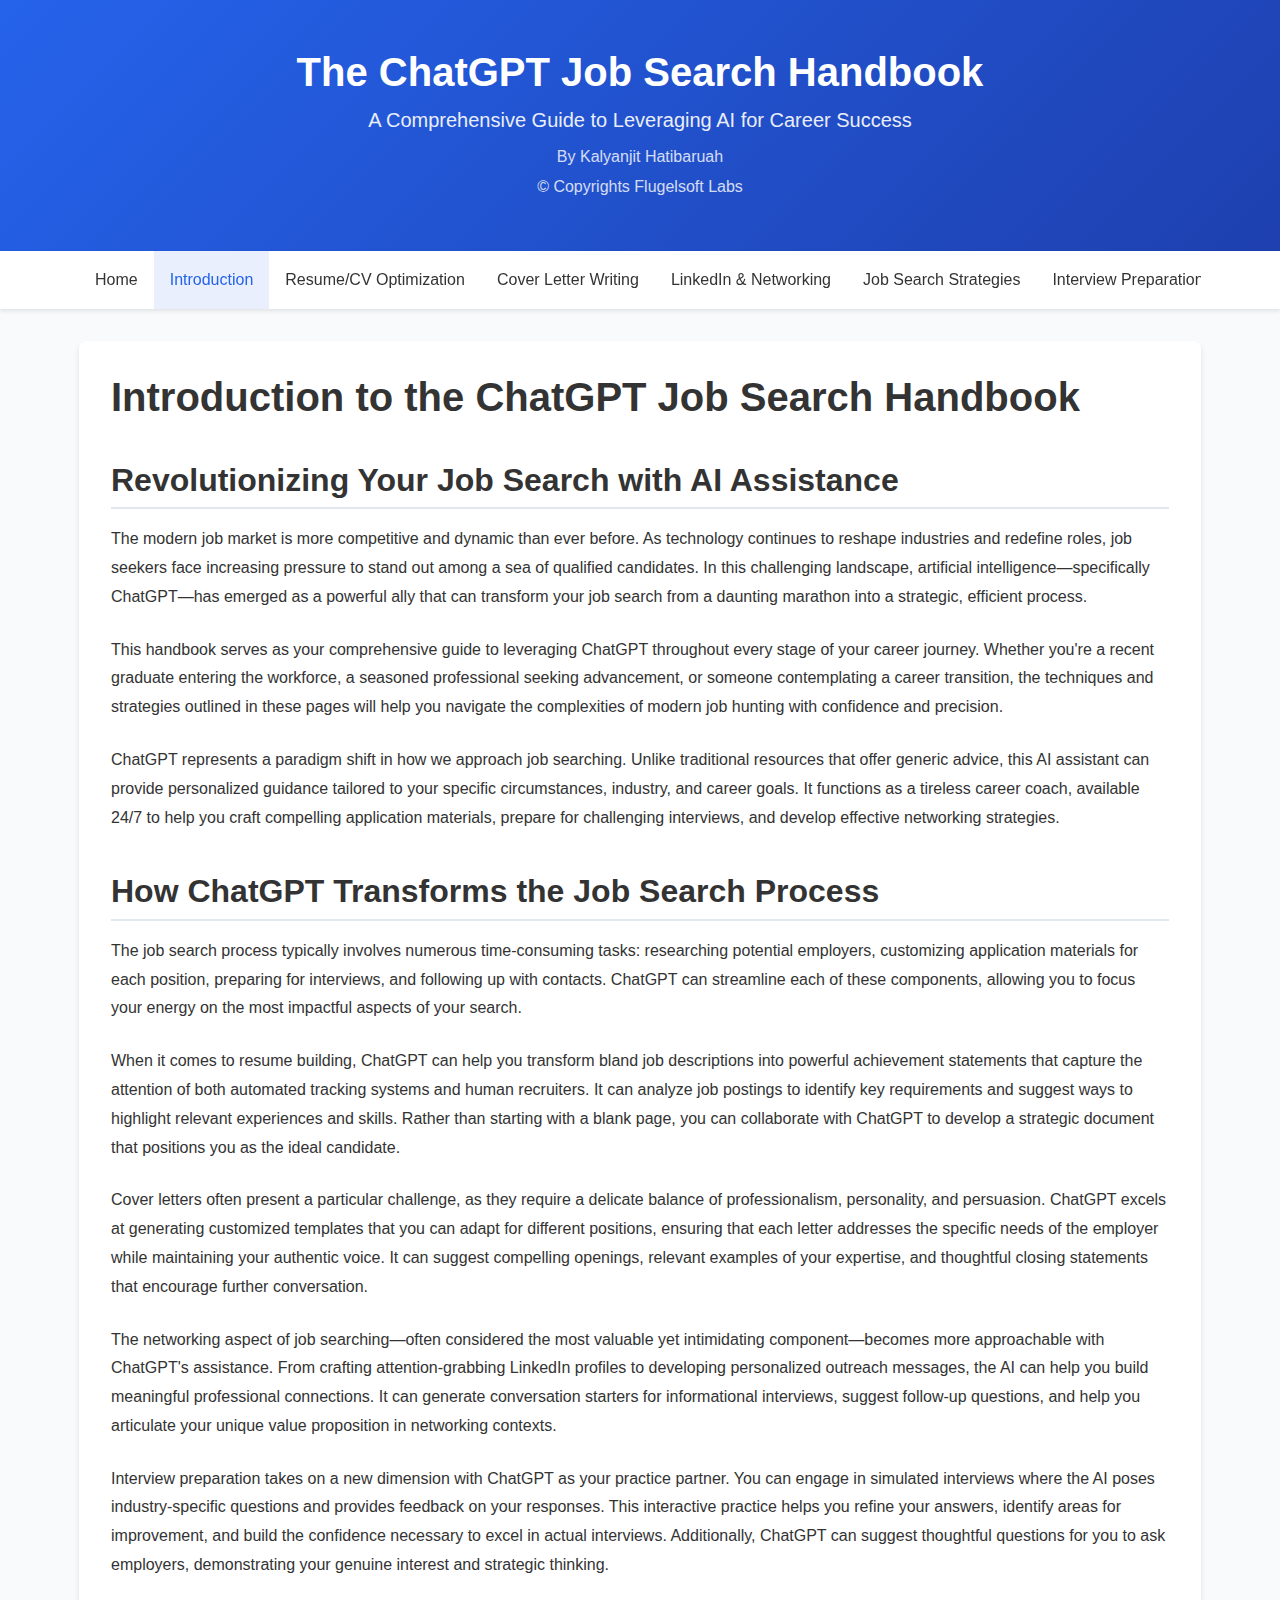
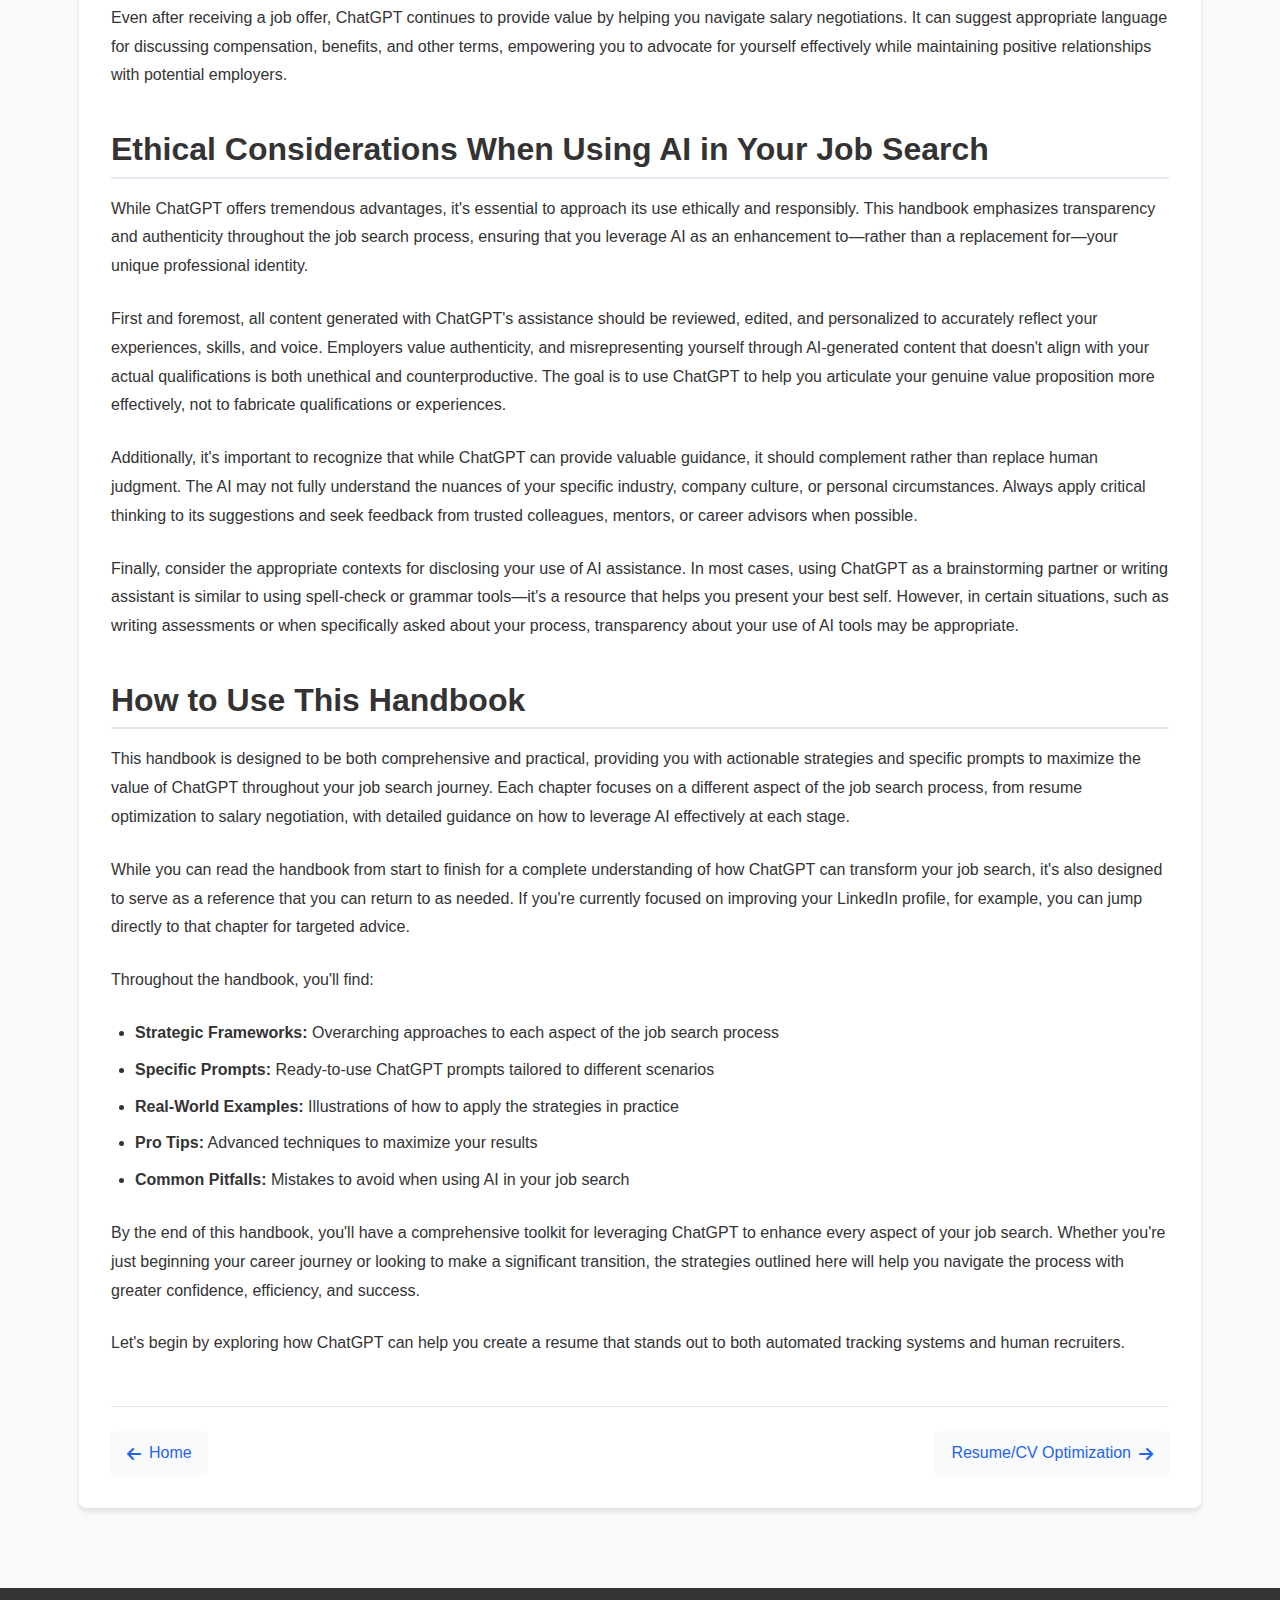
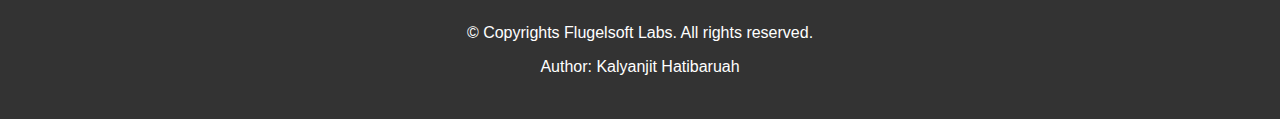
<file: introduction.html>
<!DOCTYPE html>
<html lang="en">
<head>
    <meta charset="UTF-8">
    <meta name="viewport" content="width=device-width, initial-scale=1.0">
    <title>Introduction - The ChatGPT Job Search Handbook</title>
    <link rel="stylesheet" href="styles.css">
    <link rel="stylesheet" href="https://cdnjs.cloudflare.com/ajax/libs/font-awesome/6.0.0-beta3/css/all.min.css">
</head>
<body>
    <header>
        <div class="container">
            <h1>The ChatGPT Job Search Handbook</h1>
            <p class="subtitle">A Comprehensive Guide to Leveraging AI for Career Success</p>
            <p class="author">By Kalyanjit Hatibaruah</p>
            <p class="copyright">© Copyrights Flugelsoft Labs</p>
        </div>
    </header>

    <nav id="main-nav">
        <div class="container">
            <button id="menu-toggle"><i class="fas fa-bars"></i></button>
            <ul id="nav-links">
                <li><a href="index.html">Home</a></li>
                <li><a href="introduction.html" class="active">Introduction</a></li>
                <li><a href="resume-cv.html">Resume/CV Optimization</a></li>
                <li><a href="cover-letter.html">Cover Letter Writing</a></li>
                <li><a href="linkedin-networking.html">LinkedIn & Networking</a></li>
                <li><a href="job-search.html">Job Search Strategies</a></li>
                <li><a href="interview.html">Interview Preparation</a></li>
                <li><a href="career-transition.html">Career Transition</a></li>
                <li><a href="salary-negotiation.html">Salary Negotiation</a></li>
                <li><a href="troubleshooting.html">Troubleshooting & FAQs</a></li>
                <li><a href="resources.html">Resources</a></li>
            </ul>
        </div>
    </nav>

    <main>
        <div class="container">
            <section class="content-page">
                <h1>Introduction to the ChatGPT Job Search Handbook</h1>
                
                <h2>Revolutionizing Your Job Search with AI Assistance</h2>
                <p>The modern job market is more competitive and dynamic than ever before. As technology continues to reshape industries and redefine roles, job seekers face increasing pressure to stand out among a sea of qualified candidates. In this challenging landscape, artificial intelligence—specifically ChatGPT—has emerged as a powerful ally that can transform your job search from a daunting marathon into a strategic, efficient process.</p>
                
                <p>This handbook serves as your comprehensive guide to leveraging ChatGPT throughout every stage of your career journey. Whether you're a recent graduate entering the workforce, a seasoned professional seeking advancement, or someone contemplating a career transition, the techniques and strategies outlined in these pages will help you navigate the complexities of modern job hunting with confidence and precision.</p>
                
                <p>ChatGPT represents a paradigm shift in how we approach job searching. Unlike traditional resources that offer generic advice, this AI assistant can provide personalized guidance tailored to your specific circumstances, industry, and career goals. It functions as a tireless career coach, available 24/7 to help you craft compelling application materials, prepare for challenging interviews, and develop effective networking strategies.</p>
                
                <h2>How ChatGPT Transforms the Job Search Process</h2>
                <p>The job search process typically involves numerous time-consuming tasks: researching potential employers, customizing application materials for each position, preparing for interviews, and following up with contacts. ChatGPT can streamline each of these components, allowing you to focus your energy on the most impactful aspects of your search.</p>
                
                <p>When it comes to resume building, ChatGPT can help you transform bland job descriptions into powerful achievement statements that capture the attention of both automated tracking systems and human recruiters. It can analyze job postings to identify key requirements and suggest ways to highlight relevant experiences and skills. Rather than starting with a blank page, you can collaborate with ChatGPT to develop a strategic document that positions you as the ideal candidate.</p>
                
                <p>Cover letters often present a particular challenge, as they require a delicate balance of professionalism, personality, and persuasion. ChatGPT excels at generating customized templates that you can adapt for different positions, ensuring that each letter addresses the specific needs of the employer while maintaining your authentic voice. It can suggest compelling openings, relevant examples of your expertise, and thoughtful closing statements that encourage further conversation.</p>
                
                <p>The networking aspect of job searching—often considered the most valuable yet intimidating component—becomes more approachable with ChatGPT's assistance. From crafting attention-grabbing LinkedIn profiles to developing personalized outreach messages, the AI can help you build meaningful professional connections. It can generate conversation starters for informational interviews, suggest follow-up questions, and help you articulate your unique value proposition in networking contexts.</p>
                
                <p>Interview preparation takes on a new dimension with ChatGPT as your practice partner. You can engage in simulated interviews where the AI poses industry-specific questions and provides feedback on your responses. This interactive practice helps you refine your answers, identify areas for improvement, and build the confidence necessary to excel in actual interviews. Additionally, ChatGPT can suggest thoughtful questions for you to ask employers, demonstrating your genuine interest and strategic thinking.</p>
                
                <p>Even after receiving a job offer, ChatGPT continues to provide value by helping you navigate salary negotiations. It can suggest appropriate language for discussing compensation, benefits, and other terms, empowering you to advocate for yourself effectively while maintaining positive relationships with potential employers.</p>
                
                <h2>Ethical Considerations When Using AI in Your Job Search</h2>
                <p>While ChatGPT offers tremendous advantages, it's essential to approach its use ethically and responsibly. This handbook emphasizes transparency and authenticity throughout the job search process, ensuring that you leverage AI as an enhancement to—rather than a replacement for—your unique professional identity.</p>
                
                <p>First and foremost, all content generated with ChatGPT's assistance should be reviewed, edited, and personalized to accurately reflect your experiences, skills, and voice. Employers value authenticity, and misrepresenting yourself through AI-generated content that doesn't align with your actual qualifications is both unethical and counterproductive. The goal is to use ChatGPT to help you articulate your genuine value proposition more effectively, not to fabricate qualifications or experiences.</p>
                
                <p>Additionally, it's important to recognize that while ChatGPT can provide valuable guidance, it should complement rather than replace human judgment. The AI may not fully understand the nuances of your specific industry, company culture, or personal circumstances. Always apply critical thinking to its suggestions and seek feedback from trusted colleagues, mentors, or career advisors when possible.</p>
                
                <p>Finally, consider the appropriate contexts for disclosing your use of AI assistance. In most cases, using ChatGPT as a brainstorming partner or writing assistant is similar to using spell-check or grammar tools—it's a resource that helps you present your best self. However, in certain situations, such as writing assessments or when specifically asked about your process, transparency about your use of AI tools may be appropriate.</p>
                
                <h2>How to Use This Handbook</h2>
                <p>This handbook is designed to be both comprehensive and practical, providing you with actionable strategies and specific prompts to maximize the value of ChatGPT throughout your job search journey. Each chapter focuses on a different aspect of the job search process, from resume optimization to salary negotiation, with detailed guidance on how to leverage AI effectively at each stage.</p>
                
                <p>While you can read the handbook from start to finish for a complete understanding of how ChatGPT can transform your job search, it's also designed to serve as a reference that you can return to as needed. If you're currently focused on improving your LinkedIn profile, for example, you can jump directly to that chapter for targeted advice.</p>
                
                <p>Throughout the handbook, you'll find:</p>
                <ul>
                    <li><strong>Strategic Frameworks:</strong> Overarching approaches to each aspect of the job search process</li>
                    <li><strong>Specific Prompts:</strong> Ready-to-use ChatGPT prompts tailored to different scenarios</li>
                    <li><strong>Real-World Examples:</strong> Illustrations of how to apply the strategies in practice</li>
                    <li><strong>Pro Tips:</strong> Advanced techniques to maximize your results</li>
                    <li><strong>Common Pitfalls:</strong> Mistakes to avoid when using AI in your job search</li>
                </ul>
                
                <p>By the end of this handbook, you'll have a comprehensive toolkit for leveraging ChatGPT to enhance every aspect of your job search. Whether you're just beginning your career journey or looking to make a significant transition, the strategies outlined here will help you navigate the process with greater confidence, efficiency, and success.</p>
                
                <p>Let's begin by exploring how ChatGPT can help you create a resume that stands out to both automated tracking systems and human recruiters.</p>
                
                <div class="page-navigation">
                    <a href="index.html" class="prev"><i class="fas fa-arrow-left"></i> Home</a>
                    <a href="resume-cv.html" class="next">Resume/CV Optimization <i class="fas fa-arrow-right"></i></a>
                </div>
            </section>
        </div>
    </main>

    <footer>
        <div class="container">
            <p>© Copyrights Flugelsoft Labs. All rights reserved.</p>
            <p>Author: Kalyanjit Hatibaruah</p>
        </div>
    </footer>

    <script src="script.js"></script>
</body>
</html>
</file>
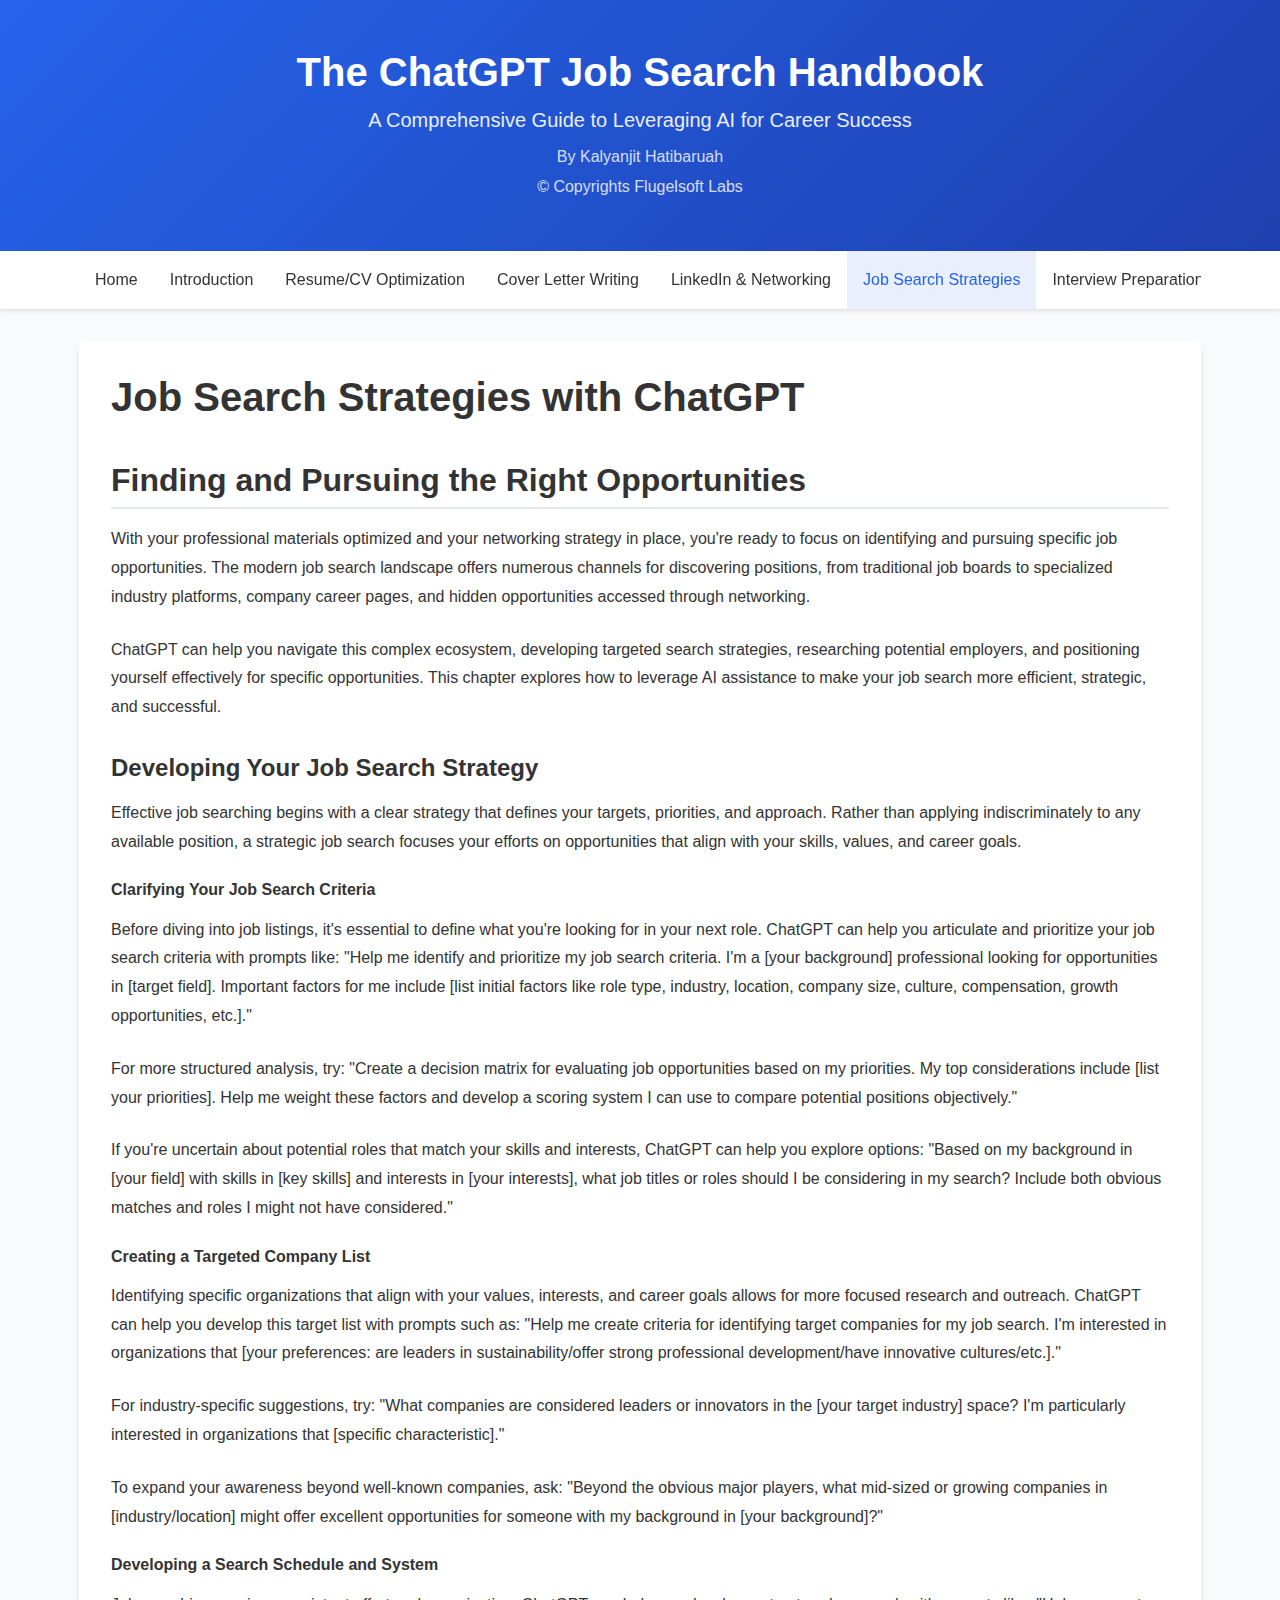
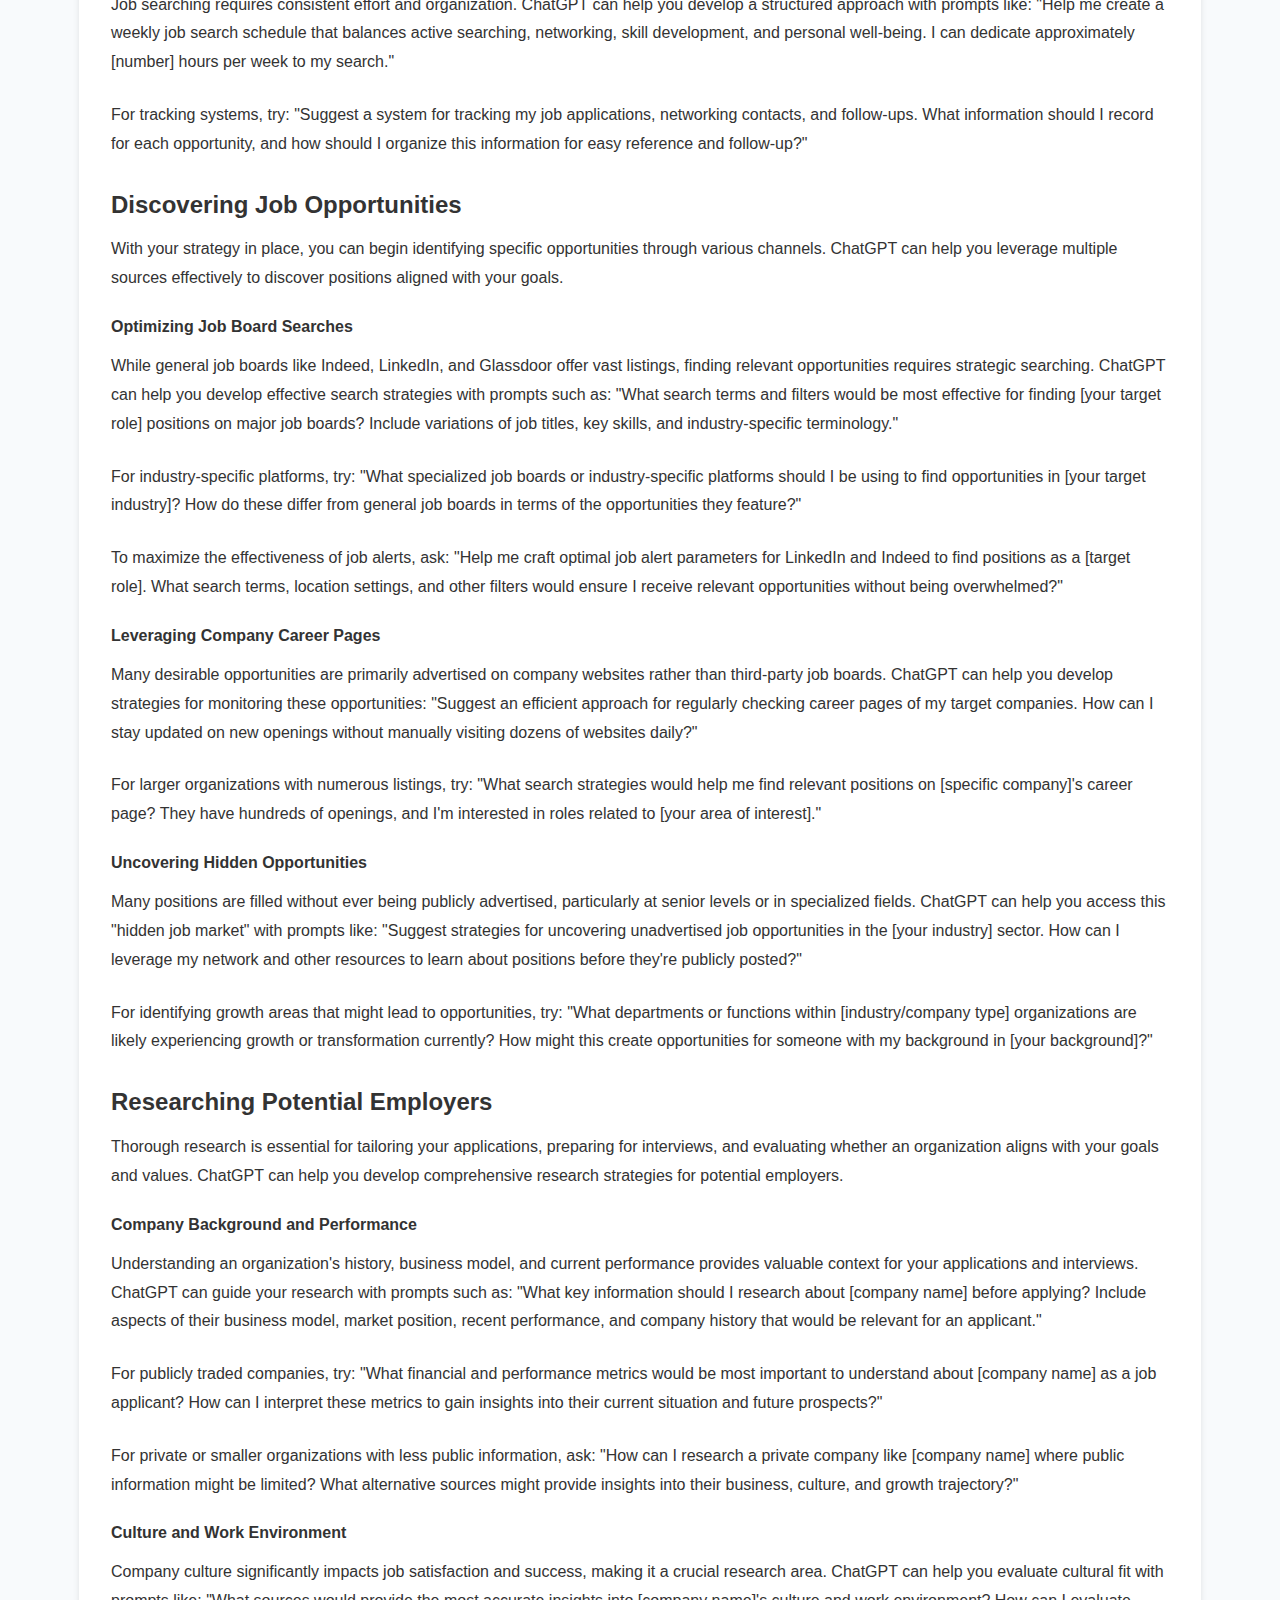
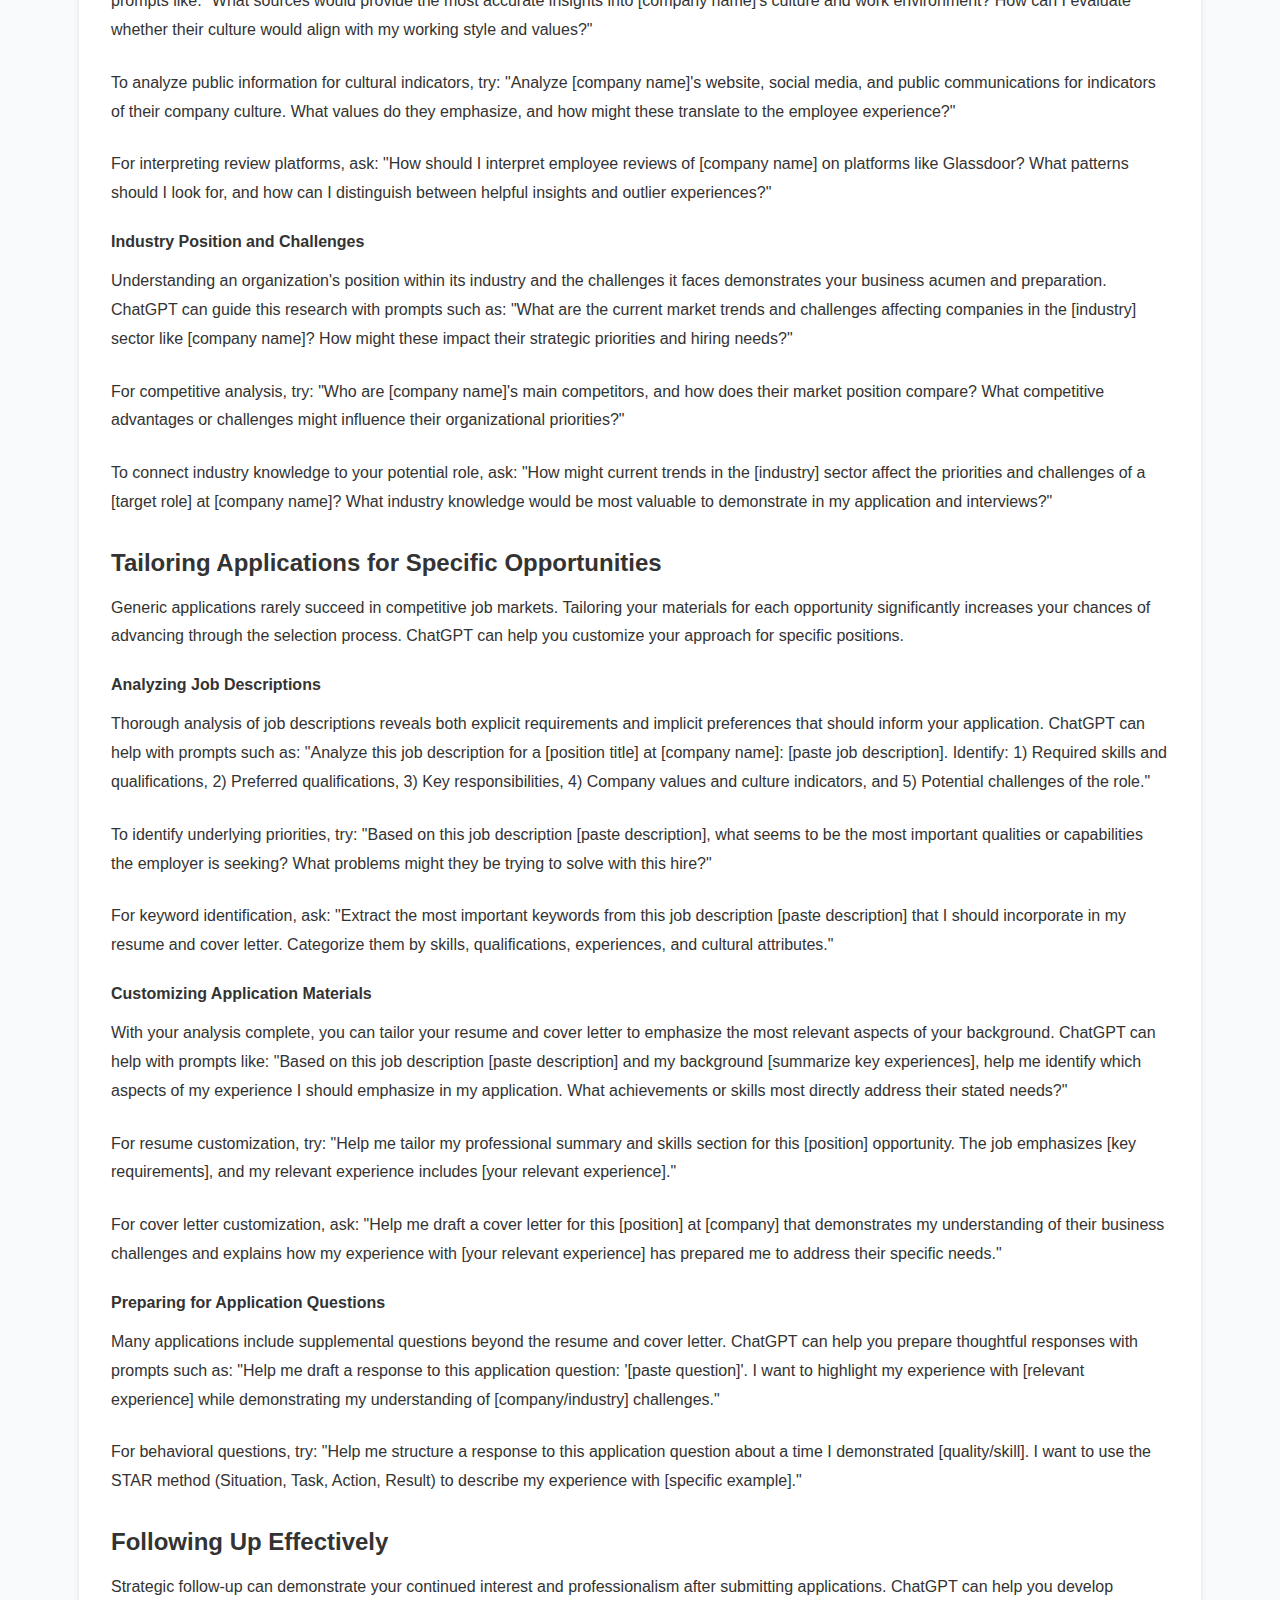
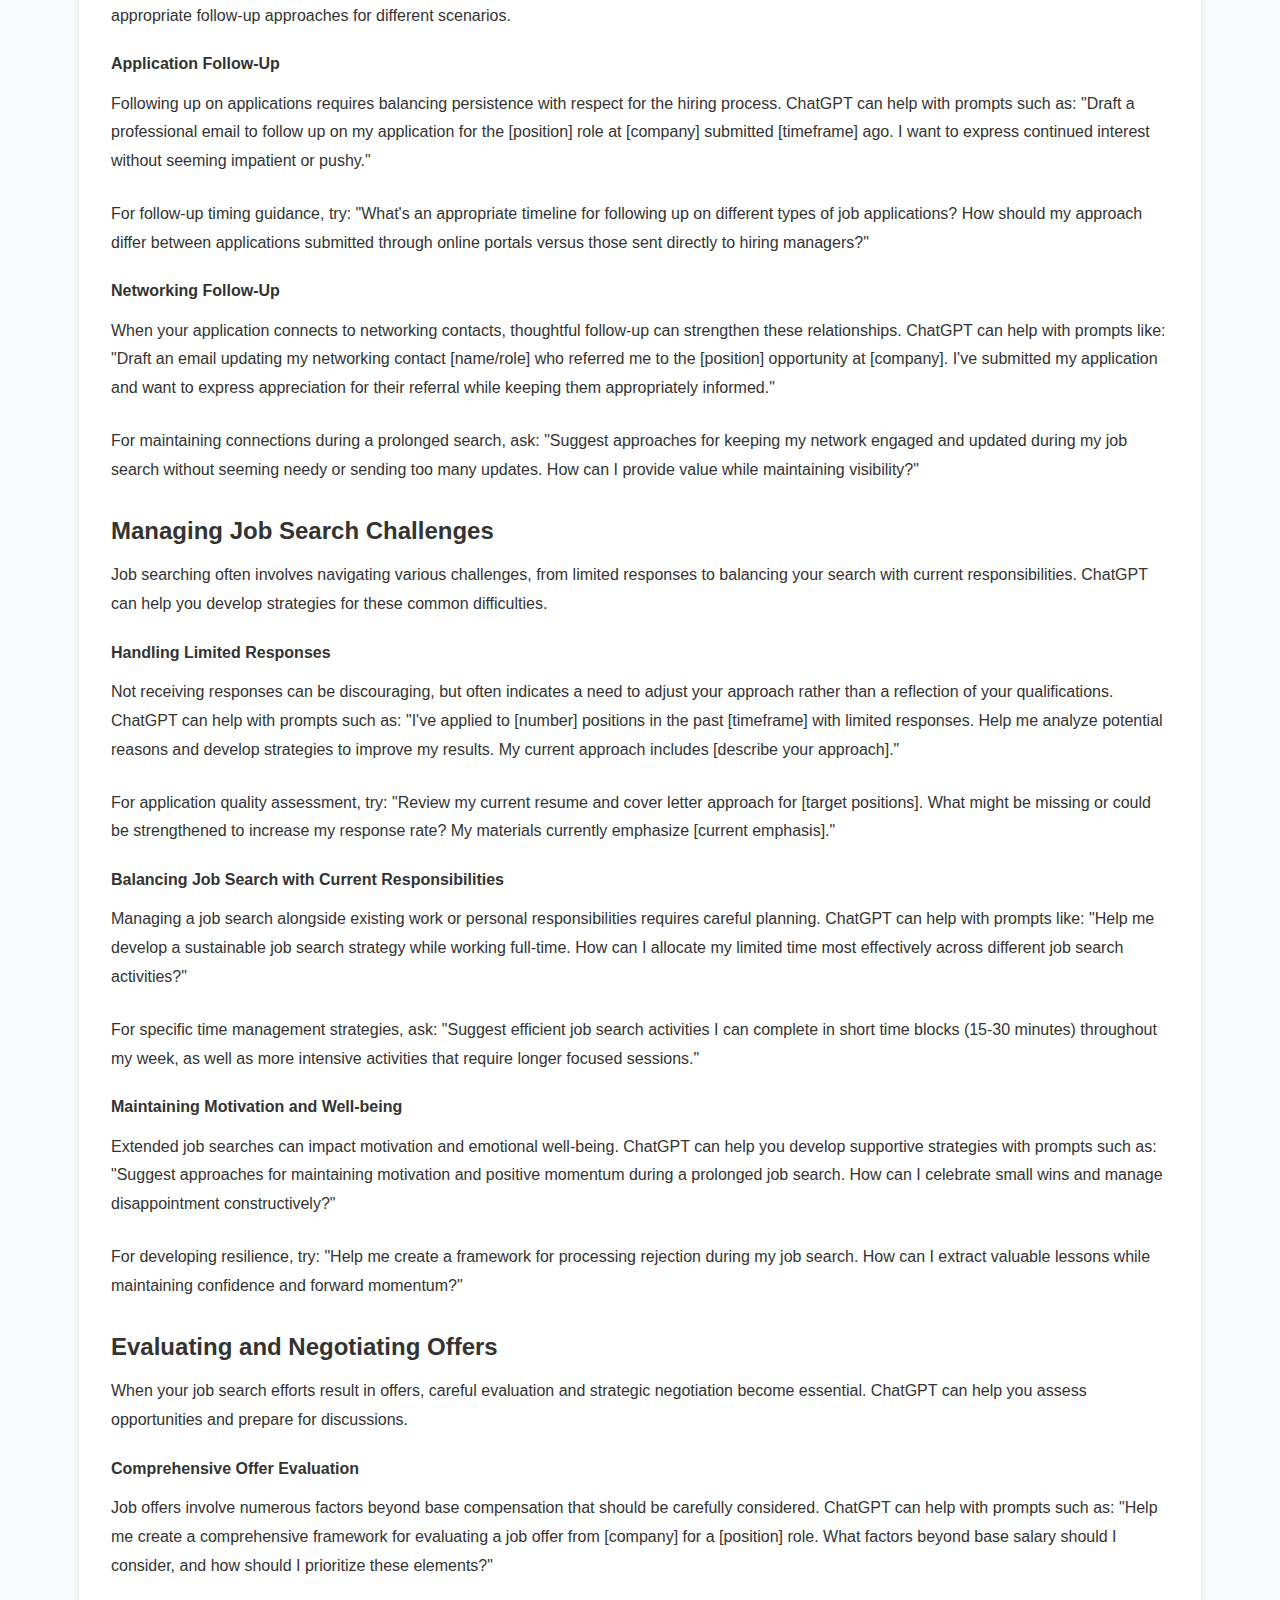
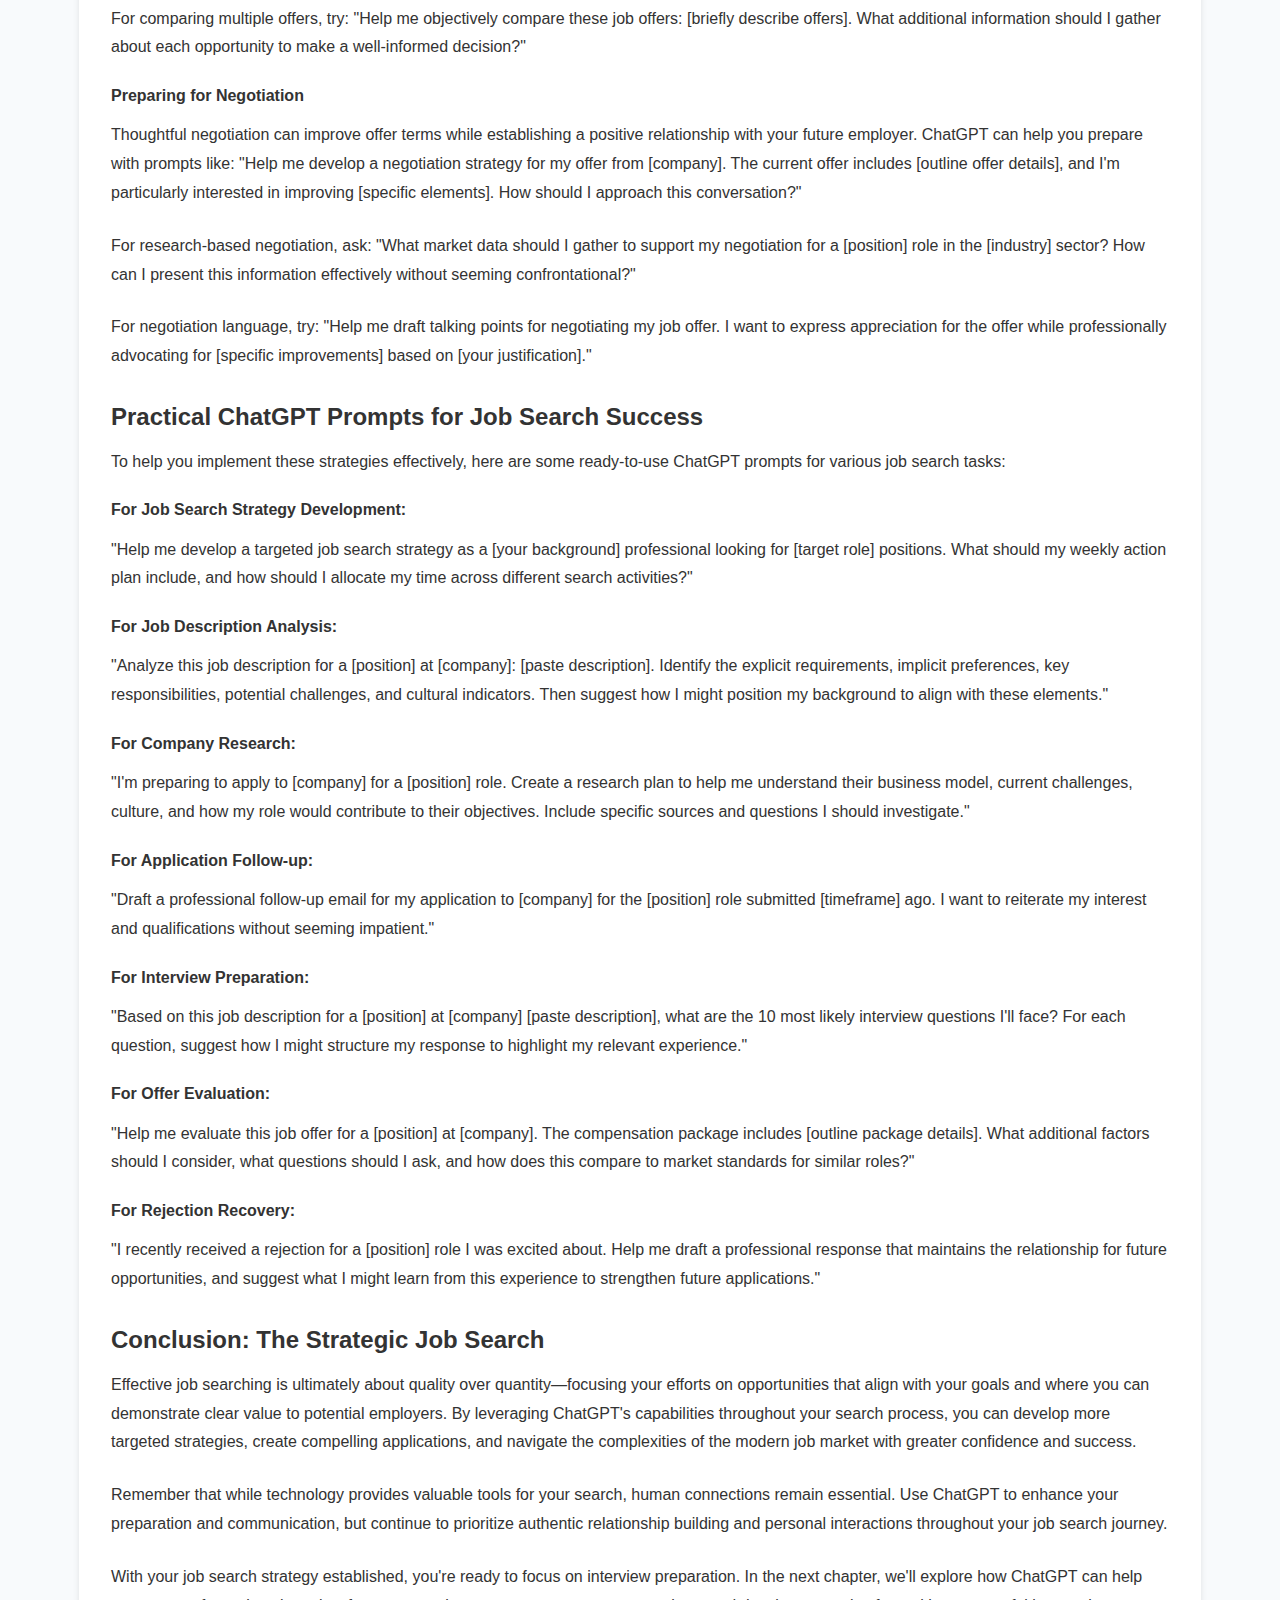
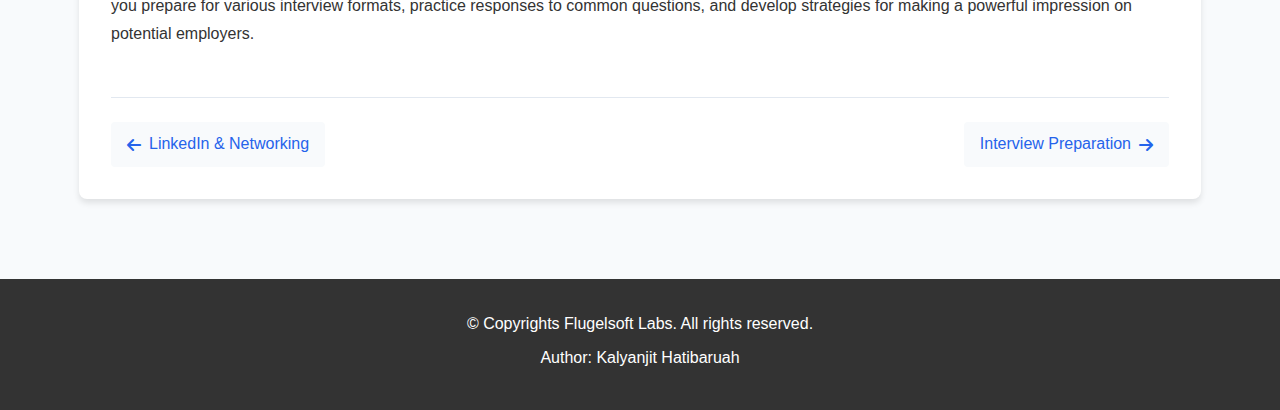
<file: job-search.html>
<!DOCTYPE html>
<html lang="en">
<head>
    <meta charset="UTF-8">
    <meta name="viewport" content="width=device-width, initial-scale=1.0">
    <title>Job Search Strategies - The ChatGPT Job Search Handbook</title>
    <link rel="stylesheet" href="styles.css">
    <link rel="stylesheet" href="https://cdnjs.cloudflare.com/ajax/libs/font-awesome/6.0.0-beta3/css/all.min.css">
</head>
<body>
    <header>
        <div class="container">
            <h1>The ChatGPT Job Search Handbook</h1>
            <p class="subtitle">A Comprehensive Guide to Leveraging AI for Career Success</p>
            <p class="author">By Kalyanjit Hatibaruah</p>
            <p class="copyright">© Copyrights Flugelsoft Labs</p>
        </div>
    </header>

    <nav id="main-nav">
        <div class="container">
            <button id="menu-toggle"><i class="fas fa-bars"></i></button>
            <ul id="nav-links">
                <li><a href="index.html">Home</a></li>
                <li><a href="introduction.html">Introduction</a></li>
                <li><a href="resume-cv.html">Resume/CV Optimization</a></li>
                <li><a href="cover-letter.html">Cover Letter Writing</a></li>
                <li><a href="linkedin-networking.html">LinkedIn & Networking</a></li>
                <li><a href="job-search.html" class="active">Job Search Strategies</a></li>
                <li><a href="interview.html">Interview Preparation</a></li>
                <li><a href="career-transition.html">Career Transition</a></li>
                <li><a href="salary-negotiation.html">Salary Negotiation</a></li>
                <li><a href="troubleshooting.html">Troubleshooting & FAQs</a></li>
                <li><a href="resources.html">Resources</a></li>
            </ul>
        </div>
    </nav>

    <main>
        <div class="container">
            <section class="content-page">
                <h1>Job Search Strategies with ChatGPT</h1>
                
                <h2>Finding and Pursuing the Right Opportunities</h2>
                <p>With your professional materials optimized and your networking strategy in place, you're ready to focus on identifying and pursuing specific job opportunities. The modern job search landscape offers numerous channels for discovering positions, from traditional job boards to specialized industry platforms, company career pages, and hidden opportunities accessed through networking.</p>
                
                <p>ChatGPT can help you navigate this complex ecosystem, developing targeted search strategies, researching potential employers, and positioning yourself effectively for specific opportunities. This chapter explores how to leverage AI assistance to make your job search more efficient, strategic, and successful.</p>
                
                <h3>Developing Your Job Search Strategy</h3>
                <p>Effective job searching begins with a clear strategy that defines your targets, priorities, and approach. Rather than applying indiscriminately to any available position, a strategic job search focuses your efforts on opportunities that align with your skills, values, and career goals.</p>
                
                <h4>Clarifying Your Job Search Criteria</h4>
                <p>Before diving into job listings, it's essential to define what you're looking for in your next role. ChatGPT can help you articulate and prioritize your job search criteria with prompts like: "Help me identify and prioritize my job search criteria. I'm a [your background] professional looking for opportunities in [target field]. Important factors for me include [list initial factors like role type, industry, location, company size, culture, compensation, growth opportunities, etc.]."</p>
                
                <p>For more structured analysis, try: "Create a decision matrix for evaluating job opportunities based on my priorities. My top considerations include [list your priorities]. Help me weight these factors and develop a scoring system I can use to compare potential positions objectively."</p>
                
                <p>If you're uncertain about potential roles that match your skills and interests, ChatGPT can help you explore options: "Based on my background in [your field] with skills in [key skills] and interests in [your interests], what job titles or roles should I be considering in my search? Include both obvious matches and roles I might not have considered."</p>
                
                <h4>Creating a Targeted Company List</h4>
                <p>Identifying specific organizations that align with your values, interests, and career goals allows for more focused research and outreach. ChatGPT can help you develop this target list with prompts such as: "Help me create criteria for identifying target companies for my job search. I'm interested in organizations that [your preferences: are leaders in sustainability/offer strong professional development/have innovative cultures/etc.]."</p>
                
                <p>For industry-specific suggestions, try: "What companies are considered leaders or innovators in the [your target industry] space? I'm particularly interested in organizations that [specific characteristic]."</p>
                
                <p>To expand your awareness beyond well-known companies, ask: "Beyond the obvious major players, what mid-sized or growing companies in [industry/location] might offer excellent opportunities for someone with my background in [your background]?"</p>
                
                <h4>Developing a Search Schedule and System</h4>
                <p>Job searching requires consistent effort and organization. ChatGPT can help you develop a structured approach with prompts like: "Help me create a weekly job search schedule that balances active searching, networking, skill development, and personal well-being. I can dedicate approximately [number] hours per week to my search."</p>
                
                <p>For tracking systems, try: "Suggest a system for tracking my job applications, networking contacts, and follow-ups. What information should I record for each opportunity, and how should I organize this information for easy reference and follow-up?"</p>
                
                <h3>Discovering Job Opportunities</h3>
                <p>With your strategy in place, you can begin identifying specific opportunities through various channels. ChatGPT can help you leverage multiple sources effectively to discover positions aligned with your goals.</p>
                
                <h4>Optimizing Job Board Searches</h4>
                <p>While general job boards like Indeed, LinkedIn, and Glassdoor offer vast listings, finding relevant opportunities requires strategic searching. ChatGPT can help you develop effective search strategies with prompts such as: "What search terms and filters would be most effective for finding [your target role] positions on major job boards? Include variations of job titles, key skills, and industry-specific terminology."</p>
                
                <p>For industry-specific platforms, try: "What specialized job boards or industry-specific platforms should I be using to find opportunities in [your target industry]? How do these differ from general job boards in terms of the opportunities they feature?"</p>
                
                <p>To maximize the effectiveness of job alerts, ask: "Help me craft optimal job alert parameters for LinkedIn and Indeed to find positions as a [target role]. What search terms, location settings, and other filters would ensure I receive relevant opportunities without being overwhelmed?"</p>
                
                <h4>Leveraging Company Career Pages</h4>
                <p>Many desirable opportunities are primarily advertised on company websites rather than third-party job boards. ChatGPT can help you develop strategies for monitoring these opportunities: "Suggest an efficient approach for regularly checking career pages of my target companies. How can I stay updated on new openings without manually visiting dozens of websites daily?"</p>
                
                <p>For larger organizations with numerous listings, try: "What search strategies would help me find relevant positions on [specific company]'s career page? They have hundreds of openings, and I'm interested in roles related to [your area of interest]."</p>
                
                <h4>Uncovering Hidden Opportunities</h4>
                <p>Many positions are filled without ever being publicly advertised, particularly at senior levels or in specialized fields. ChatGPT can help you access this "hidden job market" with prompts like: "Suggest strategies for uncovering unadvertised job opportunities in the [your industry] sector. How can I leverage my network and other resources to learn about positions before they're publicly posted?"</p>
                
                <p>For identifying growth areas that might lead to opportunities, try: "What departments or functions within [industry/company type] organizations are likely experiencing growth or transformation currently? How might this create opportunities for someone with my background in [your background]?"</p>
                
                <h3>Researching Potential Employers</h3>
                <p>Thorough research is essential for tailoring your applications, preparing for interviews, and evaluating whether an organization aligns with your goals and values. ChatGPT can help you develop comprehensive research strategies for potential employers.</p>
                
                <h4>Company Background and Performance</h4>
                <p>Understanding an organization's history, business model, and current performance provides valuable context for your applications and interviews. ChatGPT can guide your research with prompts such as: "What key information should I research about [company name] before applying? Include aspects of their business model, market position, recent performance, and company history that would be relevant for an applicant."</p>
                
                <p>For publicly traded companies, try: "What financial and performance metrics would be most important to understand about [company name] as a job applicant? How can I interpret these metrics to gain insights into their current situation and future prospects?"</p>
                
                <p>For private or smaller organizations with less public information, ask: "How can I research a private company like [company name] where public information might be limited? What alternative sources might provide insights into their business, culture, and growth trajectory?"</p>
                
                <h4>Culture and Work Environment</h4>
                <p>Company culture significantly impacts job satisfaction and success, making it a crucial research area. ChatGPT can help you evaluate cultural fit with prompts like: "What sources would provide the most accurate insights into [company name]'s culture and work environment? How can I evaluate whether their culture would align with my working style and values?"</p>
                
                <p>To analyze public information for cultural indicators, try: "Analyze [company name]'s website, social media, and public communications for indicators of their company culture. What values do they emphasize, and how might these translate to the employee experience?"</p>
                
                <p>For interpreting review platforms, ask: "How should I interpret employee reviews of [company name] on platforms like Glassdoor? What patterns should I look for, and how can I distinguish between helpful insights and outlier experiences?"</p>
                
                <h4>Industry Position and Challenges</h4>
                <p>Understanding an organization's position within its industry and the challenges it faces demonstrates your business acumen and preparation. ChatGPT can guide this research with prompts such as: "What are the current market trends and challenges affecting companies in the [industry] sector like [company name]? How might these impact their strategic priorities and hiring needs?"</p>
                
                <p>For competitive analysis, try: "Who are [company name]'s main competitors, and how does their market position compare? What competitive advantages or challenges might influence their organizational priorities?"</p>
                
                <p>To connect industry knowledge to your potential role, ask: "How might current trends in the [industry] sector affect the priorities and challenges of a [target role] at [company name]? What industry knowledge would be most valuable to demonstrate in my application and interviews?"</p>
                
                <h3>Tailoring Applications for Specific Opportunities</h3>
                <p>Generic applications rarely succeed in competitive job markets. Tailoring your materials for each opportunity significantly increases your chances of advancing through the selection process. ChatGPT can help you customize your approach for specific positions.</p>
                
                <h4>Analyzing Job Descriptions</h4>
                <p>Thorough analysis of job descriptions reveals both explicit requirements and implicit preferences that should inform your application. ChatGPT can help with prompts such as: "Analyze this job description for a [position title] at [company name]: [paste job description]. Identify: 1) Required skills and qualifications, 2) Preferred qualifications, 3) Key responsibilities, 4) Company values and culture indicators, and 5) Potential challenges of the role."</p>
                
                <p>To identify underlying priorities, try: "Based on this job description [paste description], what seems to be the most important qualities or capabilities the employer is seeking? What problems might they be trying to solve with this hire?"</p>
                
                <p>For keyword identification, ask: "Extract the most important keywords from this job description [paste description] that I should incorporate in my resume and cover letter. Categorize them by skills, qualifications, experiences, and cultural attributes."</p>
                
                <h4>Customizing Application Materials</h4>
                <p>With your analysis complete, you can tailor your resume and cover letter to emphasize the most relevant aspects of your background. ChatGPT can help with prompts like: "Based on this job description [paste description] and my background [summarize key experiences], help me identify which aspects of my experience I should emphasize in my application. What achievements or skills most directly address their stated needs?"</p>
                
                <p>For resume customization, try: "Help me tailor my professional summary and skills section for this [position] opportunity. The job emphasizes [key requirements], and my relevant experience includes [your relevant experience]."</p>
                
                <p>For cover letter customization, ask: "Help me draft a cover letter for this [position] at [company] that demonstrates my understanding of their business challenges and explains how my experience with [your relevant experience] has prepared me to address their specific needs."</p>
                
                <h4>Preparing for Application Questions</h4>
                <p>Many applications include supplemental questions beyond the resume and cover letter. ChatGPT can help you prepare thoughtful responses with prompts such as: "Help me draft a response to this application question: '[paste question]'. I want to highlight my experience with [relevant experience] while demonstrating my understanding of [company/industry] challenges."</p>
                
                <p>For behavioral questions, try: "Help me structure a response to this application question about a time I demonstrated [quality/skill]. I want to use the STAR method (Situation, Task, Action, Result) to describe my experience with [specific example]."</p>
                
                <h3>Following Up Effectively</h3>
                <p>Strategic follow-up can demonstrate your continued interest and professionalism after submitting applications. ChatGPT can help you develop appropriate follow-up approaches for different scenarios.</p>
                
                <h4>Application Follow-Up</h4>
                <p>Following up on applications requires balancing persistence with respect for the hiring process. ChatGPT can help with prompts such as: "Draft a professional email to follow up on my application for the [position] role at [company] submitted [timeframe] ago. I want to express continued interest without seeming impatient or pushy."</p>
                
                <p>For follow-up timing guidance, try: "What's an appropriate timeline for following up on different types of job applications? How should my approach differ between applications submitted through online portals versus those sent directly to hiring managers?"</p>
                
                <h4>Networking Follow-Up</h4>
                <p>When your application connects to networking contacts, thoughtful follow-up can strengthen these relationships. ChatGPT can help with prompts like: "Draft an email updating my networking contact [name/role] who referred me to the [position] opportunity at [company]. I've submitted my application and want to express appreciation for their referral while keeping them appropriately informed."</p>
                
                <p>For maintaining connections during a prolonged search, ask: "Suggest approaches for keeping my network engaged and updated during my job search without seeming needy or sending too many updates. How can I provide value while maintaining visibility?"</p>
                
                <h3>Managing Job Search Challenges</h3>
                <p>Job searching often involves navigating various challenges, from limited responses to balancing your search with current responsibilities. ChatGPT can help you develop strategies for these common difficulties.</p>
                
                <h4>Handling Limited Responses</h4>
                <p>Not receiving responses can be discouraging, but often indicates a need to adjust your approach rather than a reflection of your qualifications. ChatGPT can help with prompts such as: "I've applied to [number] positions in the past [timeframe] with limited responses. Help me analyze potential reasons and develop strategies to improve my results. My current approach includes [describe your approach]."</p>
                
                <p>For application quality assessment, try: "Review my current resume and cover letter approach for [target positions]. What might be missing or could be strengthened to increase my response rate? My materials currently emphasize [current emphasis]."</p>
                
                <h4>Balancing Job Search with Current Responsibilities</h4>
                <p>Managing a job search alongside existing work or personal responsibilities requires careful planning. ChatGPT can help with prompts like: "Help me develop a sustainable job search strategy while working full-time. How can I allocate my limited time most effectively across different job search activities?"</p>
                
                <p>For specific time management strategies, ask: "Suggest efficient job search activities I can complete in short time blocks (15-30 minutes) throughout my week, as well as more intensive activities that require longer focused sessions."</p>
                
                <h4>Maintaining Motivation and Well-being</h4>
                <p>Extended job searches can impact motivation and emotional well-being. ChatGPT can help you develop supportive strategies with prompts such as: "Suggest approaches for maintaining motivation and positive momentum during a prolonged job search. How can I celebrate small wins and manage disappointment constructively?"</p>
                
                <p>For developing resilience, try: "Help me create a framework for processing rejection during my job search. How can I extract valuable lessons while maintaining confidence and forward momentum?"</p>
                
                <h3>Evaluating and Negotiating Offers</h3>
                <p>When your job search efforts result in offers, careful evaluation and strategic negotiation become essential. ChatGPT can help you assess opportunities and prepare for discussions.</p>
                
                <h4>Comprehensive Offer Evaluation</h4>
                <p>Job offers involve numerous factors beyond base compensation that should be carefully considered. ChatGPT can help with prompts such as: "Help me create a comprehensive framework for evaluating a job offer from [company] for a [position] role. What factors beyond base salary should I consider, and how should I prioritize these elements?"</p>
                
                <p>For comparing multiple offers, try: "Help me objectively compare these job offers: [briefly describe offers]. What additional information should I gather about each opportunity to make a well-informed decision?"</p>
                
                <h4>Preparing for Negotiation</h4>
                <p>Thoughtful negotiation can improve offer terms while establishing a positive relationship with your future employer. ChatGPT can help you prepare with prompts like: "Help me develop a negotiation strategy for my offer from [company]. The current offer includes [outline offer details], and I'm particularly interested in improving [specific elements]. How should I approach this conversation?"</p>
                
                <p>For research-based negotiation, ask: "What market data should I gather to support my negotiation for a [position] role in the [industry] sector? How can I present this information effectively without seeming confrontational?"</p>
                
                <p>For negotiation language, try: "Help me draft talking points for negotiating my job offer. I want to express appreciation for the offer while professionally advocating for [specific improvements] based on [your justification]."</p>
                
                <h3>Practical ChatGPT Prompts for Job Search Success</h3>
                <p>To help you implement these strategies effectively, here are some ready-to-use ChatGPT prompts for various job search tasks:</p>
                
                <h4>For Job Search Strategy Development:</h4>
                <p>"Help me develop a targeted job search strategy as a [your background] professional looking for [target role] positions. What should my weekly action plan include, and how should I allocate my time across different search activities?"</p>
                
                <h4>For Job Description Analysis:</h4>
                <p>"Analyze this job description for a [position] at [company]: [paste description]. Identify the explicit requirements, implicit preferences, key responsibilities, potential challenges, and cultural indicators. Then suggest how I might position my background to align with these elements."</p>
                
                <h4>For Company Research:</h4>
                <p>"I'm preparing to apply to [company] for a [position] role. Create a research plan to help me understand their business model, current challenges, culture, and how my role would contribute to their objectives. Include specific sources and questions I should investigate."</p>
                
                <h4>For Application Follow-up:</h4>
                <p>"Draft a professional follow-up email for my application to [company] for the [position] role submitted [timeframe] ago. I want to reiterate my interest and qualifications without seeming impatient."</p>
                
                <h4>For Interview Preparation:</h4>
                <p>"Based on this job description for a [position] at [company] [paste description], what are the 10 most likely interview questions I'll face? For each question, suggest how I might structure my response to highlight my relevant experience."</p>
                
                <h4>For Offer Evaluation:</h4>
                <p>"Help me evaluate this job offer for a [position] at [company]. The compensation package includes [outline package details]. What additional factors should I consider, what questions should I ask, and how does this compare to market standards for similar roles?"</p>
                
                <h4>For Rejection Recovery:</h4>
                <p>"I recently received a rejection for a [position] role I was excited about. Help me draft a professional response that maintains the relationship for future opportunities, and suggest what I might learn from this experience to strengthen future applications."</p>
                
                <h3>Conclusion: The Strategic Job Search</h3>
                <p>Effective job searching is ultimately about quality over quantity—focusing your efforts on opportunities that align with your goals and where you can demonstrate clear value to potential employers. By leveraging ChatGPT's capabilities throughout your search process, you can develop more targeted strategies, create compelling applications, and navigate the complexities of the modern job market with greater confidence and success.</p>
                
                <p>Remember that while technology provides valuable tools for your search, human connections remain essential. Use ChatGPT to enhance your preparation and communication, but continue to prioritize authentic relationship building and personal interactions throughout your job search journey.</p>
                
                <p>With your job search strategy established, you're ready to focus on interview preparation. In the next chapter, we'll explore how ChatGPT can help you prepare for various interview formats, practice responses to common questions, and develop strategies for making a powerful impression on potential employers.</p>
                
                <div class="page-navigation">
                    <a href="linkedin-networking.html" class="prev"><i class="fas fa-arrow-left"></i> LinkedIn & Networking</a>
                    <a href="interview.html" class="next">Interview Preparation <i class="fas fa-arrow-right"></i></a>
                </div>
            </section>
        </div>
    </main>

    <footer>
        <div class="container">
            <p>© Copyrights Flugelsoft Labs. All rights reserved.</p>
            <p>Author: Kalyanjit Hatibaruah</p>
        </div>
    </footer>

    <script src="script.js"></script>
</body>
</html>
</file>
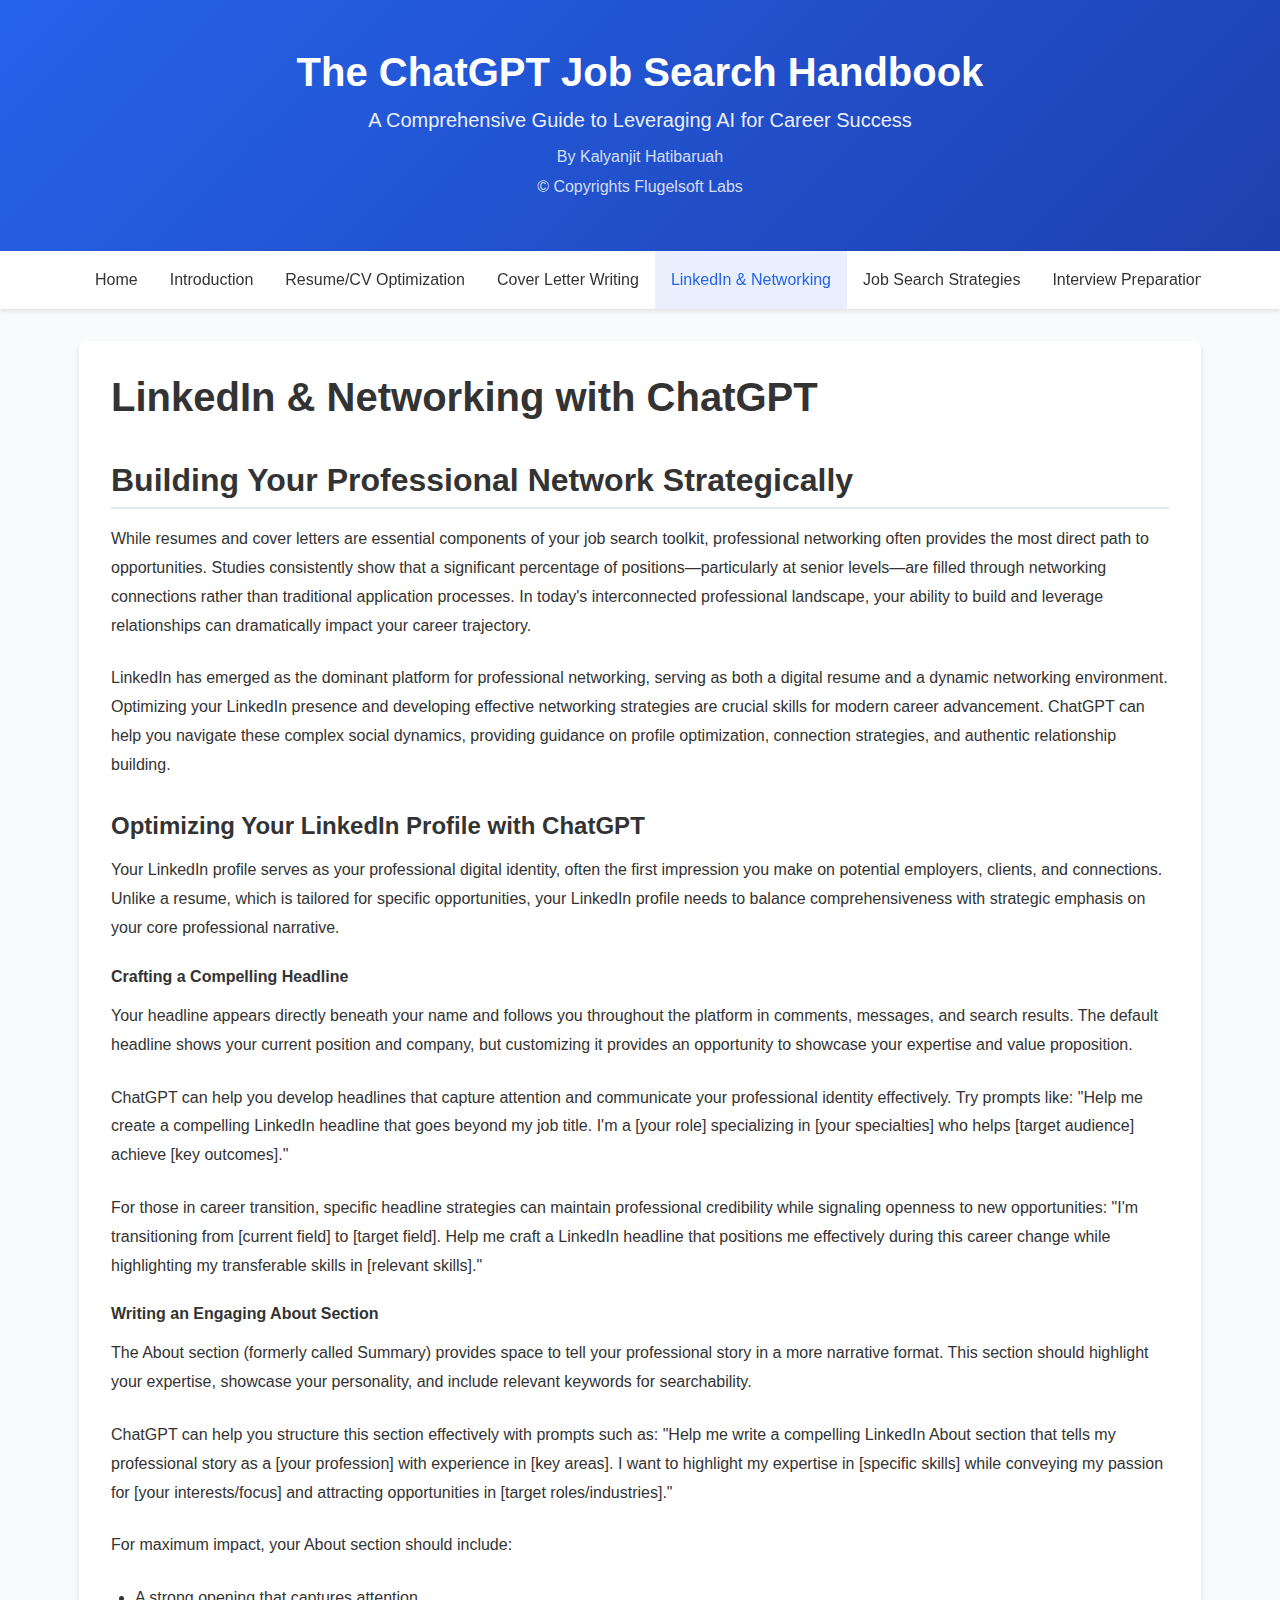
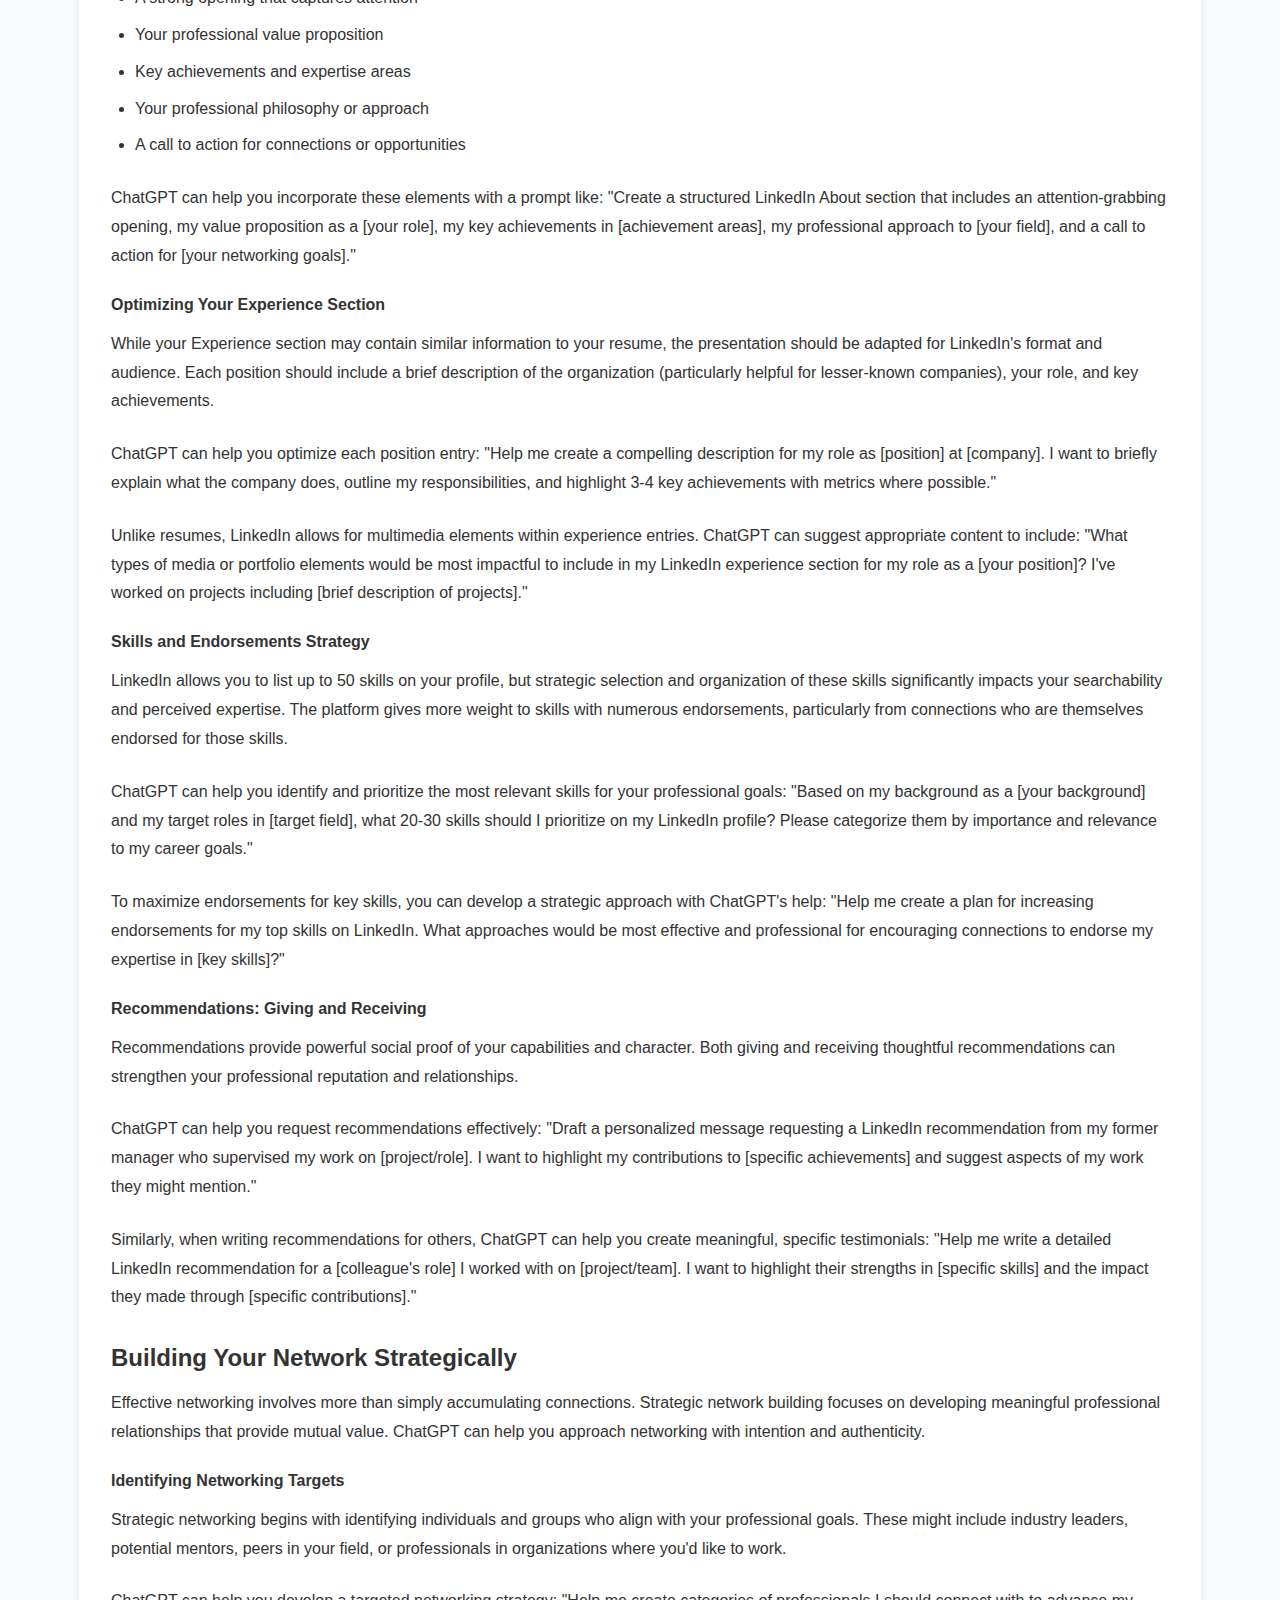
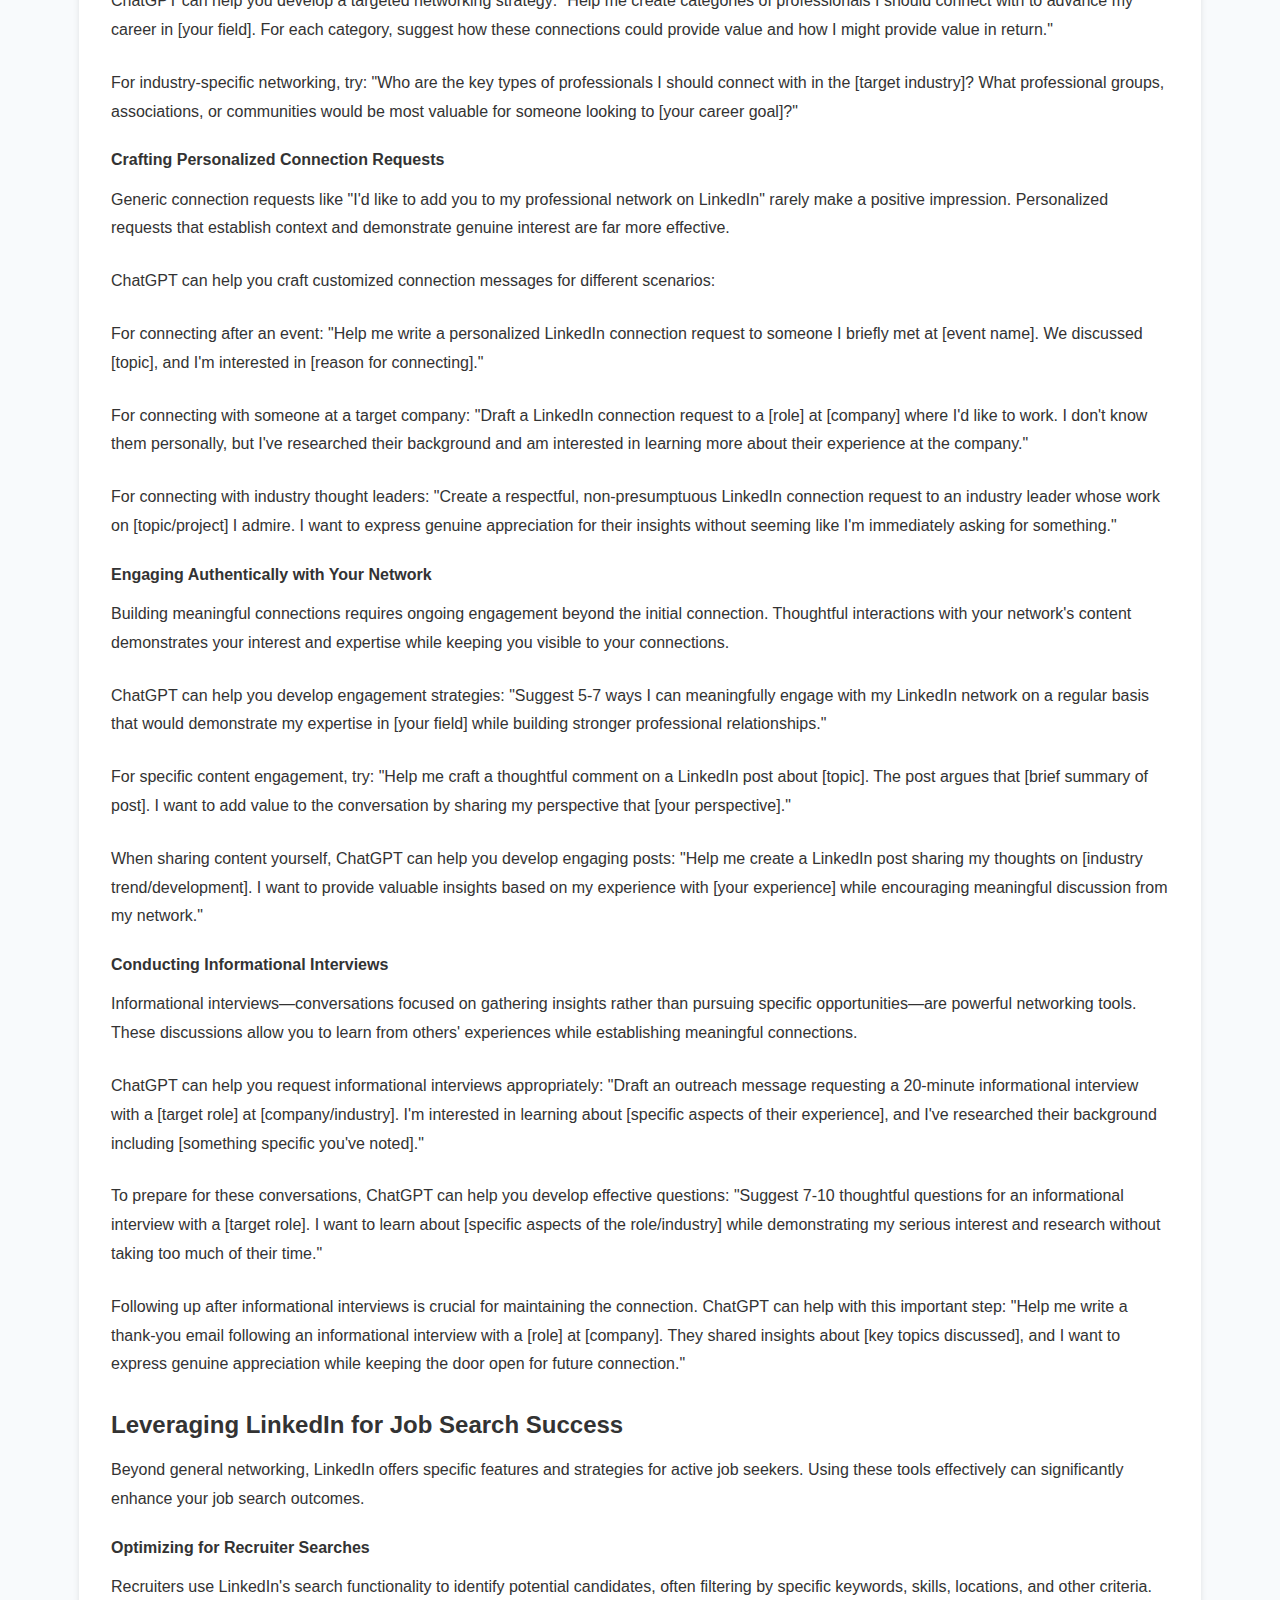
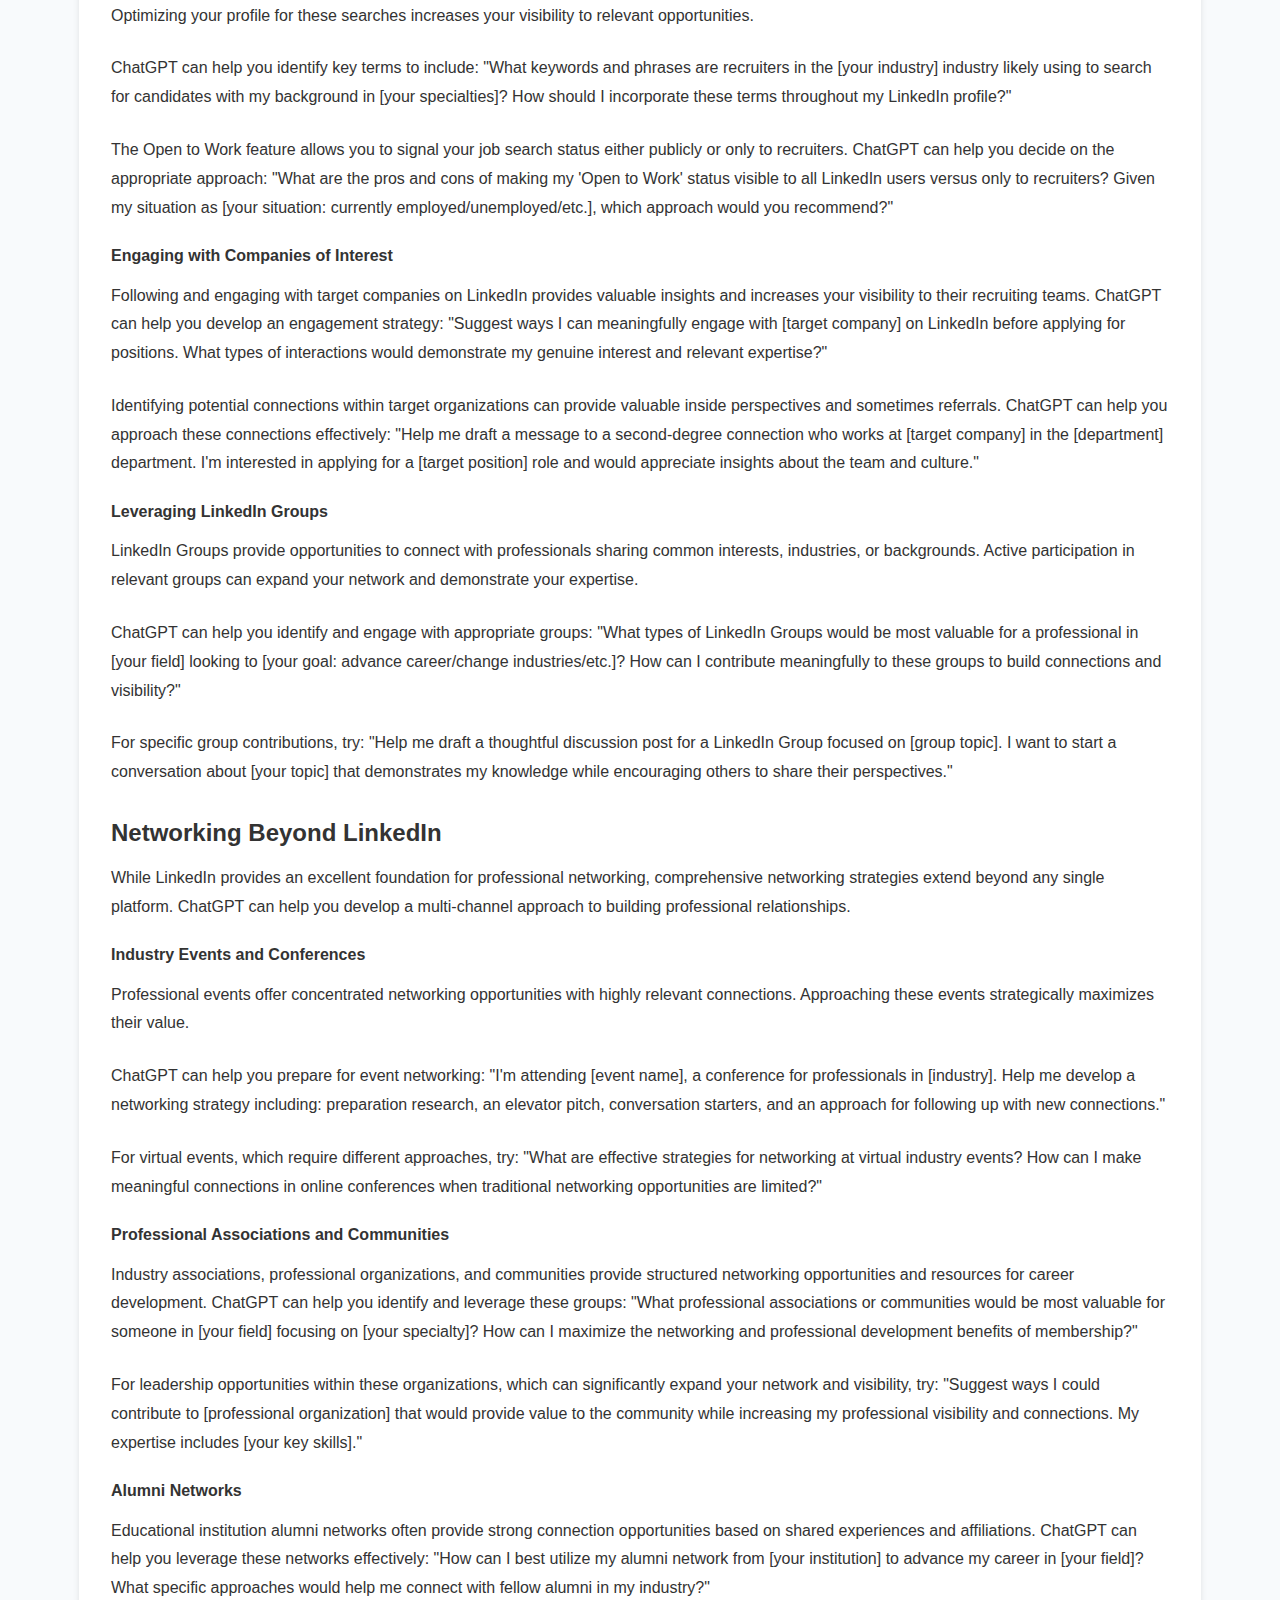
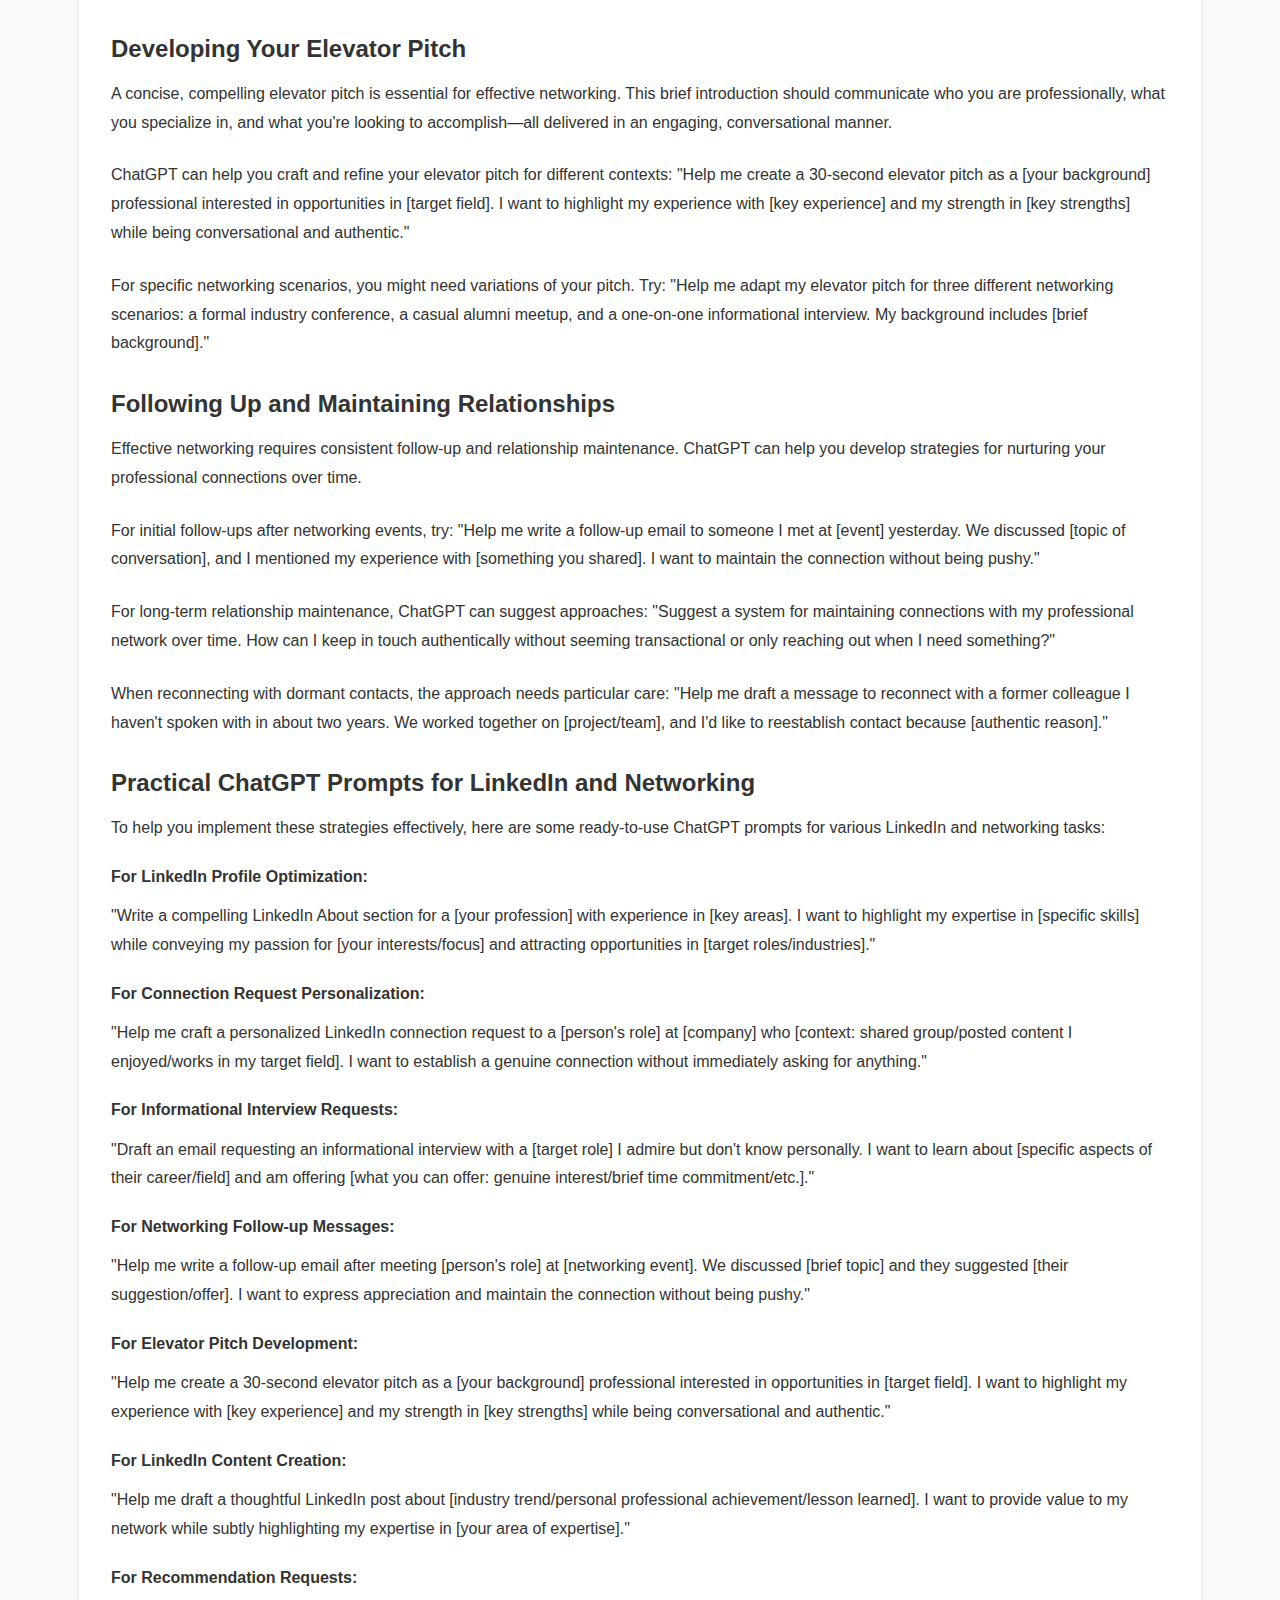
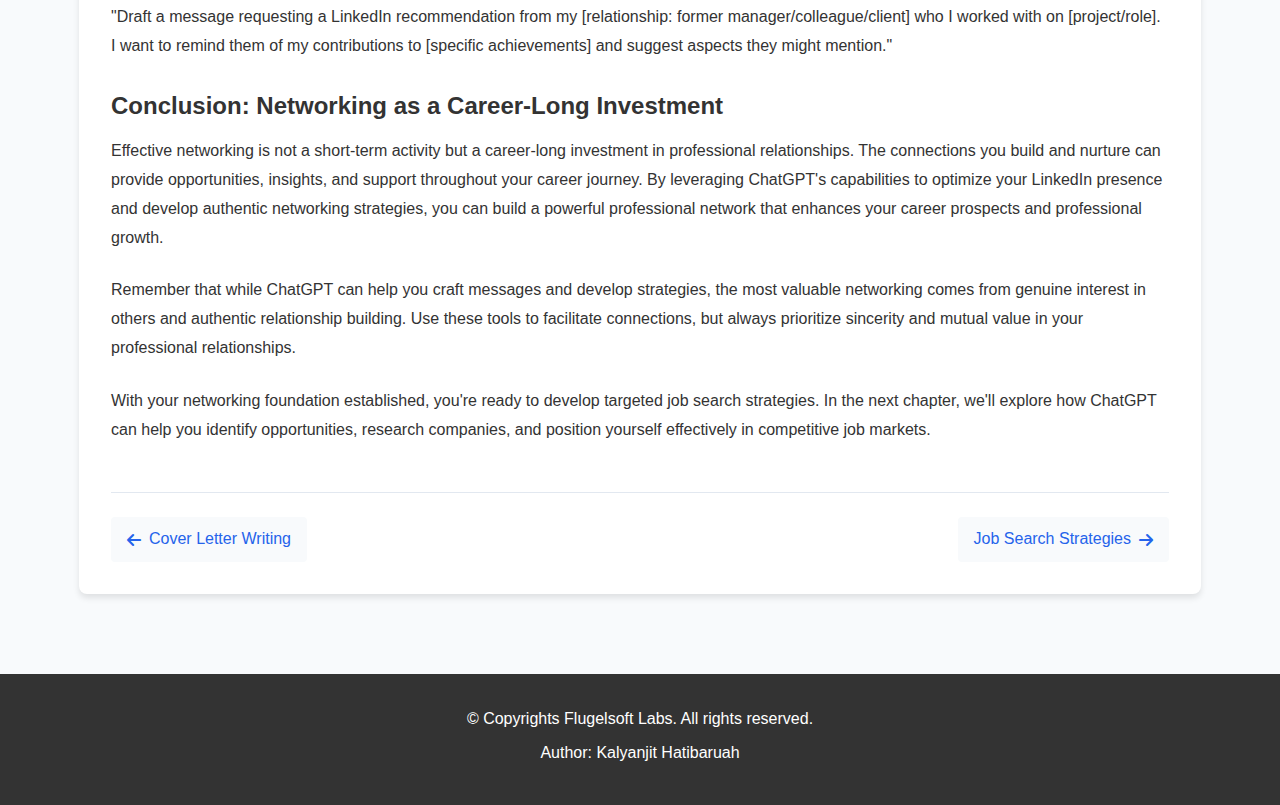
<file: linkedin-networking.html>
<!DOCTYPE html>
<html lang="en">
<head>
    <meta charset="UTF-8">
    <meta name="viewport" content="width=device-width, initial-scale=1.0">
    <title>LinkedIn & Networking - The ChatGPT Job Search Handbook</title>
    <link rel="stylesheet" href="styles.css">
    <link rel="stylesheet" href="https://cdnjs.cloudflare.com/ajax/libs/font-awesome/6.0.0-beta3/css/all.min.css">
</head>
<body>
    <header>
        <div class="container">
            <h1>The ChatGPT Job Search Handbook</h1>
            <p class="subtitle">A Comprehensive Guide to Leveraging AI for Career Success</p>
            <p class="author">By Kalyanjit Hatibaruah</p>
            <p class="copyright">© Copyrights Flugelsoft Labs</p>
        </div>
    </header>

    <nav id="main-nav">
        <div class="container">
            <button id="menu-toggle"><i class="fas fa-bars"></i></button>
            <ul id="nav-links">
                <li><a href="index.html">Home</a></li>
                <li><a href="introduction.html">Introduction</a></li>
                <li><a href="resume-cv.html">Resume/CV Optimization</a></li>
                <li><a href="cover-letter.html">Cover Letter Writing</a></li>
                <li><a href="linkedin-networking.html" class="active">LinkedIn & Networking</a></li>
                <li><a href="job-search.html">Job Search Strategies</a></li>
                <li><a href="interview.html">Interview Preparation</a></li>
                <li><a href="career-transition.html">Career Transition</a></li>
                <li><a href="salary-negotiation.html">Salary Negotiation</a></li>
                <li><a href="troubleshooting.html">Troubleshooting & FAQs</a></li>
                <li><a href="resources.html">Resources</a></li>
            </ul>
        </div>
    </nav>

    <main>
        <div class="container">
            <section class="content-page">
                <h1>LinkedIn & Networking with ChatGPT</h1>
                
                <h2>Building Your Professional Network Strategically</h2>
                <p>While resumes and cover letters are essential components of your job search toolkit, professional networking often provides the most direct path to opportunities. Studies consistently show that a significant percentage of positions—particularly at senior levels—are filled through networking connections rather than traditional application processes. In today's interconnected professional landscape, your ability to build and leverage relationships can dramatically impact your career trajectory.</p>
                
                <p>LinkedIn has emerged as the dominant platform for professional networking, serving as both a digital resume and a dynamic networking environment. Optimizing your LinkedIn presence and developing effective networking strategies are crucial skills for modern career advancement. ChatGPT can help you navigate these complex social dynamics, providing guidance on profile optimization, connection strategies, and authentic relationship building.</p>
                
                <h3>Optimizing Your LinkedIn Profile with ChatGPT</h3>
                <p>Your LinkedIn profile serves as your professional digital identity, often the first impression you make on potential employers, clients, and connections. Unlike a resume, which is tailored for specific opportunities, your LinkedIn profile needs to balance comprehensiveness with strategic emphasis on your core professional narrative.</p>
                
                <h4>Crafting a Compelling Headline</h4>
                <p>Your headline appears directly beneath your name and follows you throughout the platform in comments, messages, and search results. The default headline shows your current position and company, but customizing it provides an opportunity to showcase your expertise and value proposition.</p>
                
                <p>ChatGPT can help you develop headlines that capture attention and communicate your professional identity effectively. Try prompts like: "Help me create a compelling LinkedIn headline that goes beyond my job title. I'm a [your role] specializing in [your specialties] who helps [target audience] achieve [key outcomes]."</p>
                
                <p>For those in career transition, specific headline strategies can maintain professional credibility while signaling openness to new opportunities: "I'm transitioning from [current field] to [target field]. Help me craft a LinkedIn headline that positions me effectively during this career change while highlighting my transferable skills in [relevant skills]."</p>
                
                <h4>Writing an Engaging About Section</h4>
                <p>The About section (formerly called Summary) provides space to tell your professional story in a more narrative format. This section should highlight your expertise, showcase your personality, and include relevant keywords for searchability.</p>
                
                <p>ChatGPT can help you structure this section effectively with prompts such as: "Help me write a compelling LinkedIn About section that tells my professional story as a [your profession] with experience in [key areas]. I want to highlight my expertise in [specific skills] while conveying my passion for [your interests/focus] and attracting opportunities in [target roles/industries]."</p>
                
                <p>For maximum impact, your About section should include:</p>
                <ul>
                    <li>A strong opening that captures attention</li>
                    <li>Your professional value proposition</li>
                    <li>Key achievements and expertise areas</li>
                    <li>Your professional philosophy or approach</li>
                    <li>A call to action for connections or opportunities</li>
                </ul>
                
                <p>ChatGPT can help you incorporate these elements with a prompt like: "Create a structured LinkedIn About section that includes an attention-grabbing opening, my value proposition as a [your role], my key achievements in [achievement areas], my professional approach to [your field], and a call to action for [your networking goals]."</p>
                
                <h4>Optimizing Your Experience Section</h4>
                <p>While your Experience section may contain similar information to your resume, the presentation should be adapted for LinkedIn's format and audience. Each position should include a brief description of the organization (particularly helpful for lesser-known companies), your role, and key achievements.</p>
                
                <p>ChatGPT can help you optimize each position entry: "Help me create a compelling description for my role as [position] at [company]. I want to briefly explain what the company does, outline my responsibilities, and highlight 3-4 key achievements with metrics where possible."</p>
                
                <p>Unlike resumes, LinkedIn allows for multimedia elements within experience entries. ChatGPT can suggest appropriate content to include: "What types of media or portfolio elements would be most impactful to include in my LinkedIn experience section for my role as a [your position]? I've worked on projects including [brief description of projects]."</p>
                
                <h4>Skills and Endorsements Strategy</h4>
                <p>LinkedIn allows you to list up to 50 skills on your profile, but strategic selection and organization of these skills significantly impacts your searchability and perceived expertise. The platform gives more weight to skills with numerous endorsements, particularly from connections who are themselves endorsed for those skills.</p>
                
                <p>ChatGPT can help you identify and prioritize the most relevant skills for your professional goals: "Based on my background as a [your background] and my target roles in [target field], what 20-30 skills should I prioritize on my LinkedIn profile? Please categorize them by importance and relevance to my career goals."</p>
                
                <p>To maximize endorsements for key skills, you can develop a strategic approach with ChatGPT's help: "Help me create a plan for increasing endorsements for my top skills on LinkedIn. What approaches would be most effective and professional for encouraging connections to endorse my expertise in [key skills]?"</p>
                
                <h4>Recommendations: Giving and Receiving</h4>
                <p>Recommendations provide powerful social proof of your capabilities and character. Both giving and receiving thoughtful recommendations can strengthen your professional reputation and relationships.</p>
                
                <p>ChatGPT can help you request recommendations effectively: "Draft a personalized message requesting a LinkedIn recommendation from my former manager who supervised my work on [project/role]. I want to highlight my contributions to [specific achievements] and suggest aspects of my work they might mention."</p>
                
                <p>Similarly, when writing recommendations for others, ChatGPT can help you create meaningful, specific testimonials: "Help me write a detailed LinkedIn recommendation for a [colleague's role] I worked with on [project/team]. I want to highlight their strengths in [specific skills] and the impact they made through [specific contributions]."</p>
                
                <h3>Building Your Network Strategically</h3>
                <p>Effective networking involves more than simply accumulating connections. Strategic network building focuses on developing meaningful professional relationships that provide mutual value. ChatGPT can help you approach networking with intention and authenticity.</p>
                
                <h4>Identifying Networking Targets</h4>
                <p>Strategic networking begins with identifying individuals and groups who align with your professional goals. These might include industry leaders, potential mentors, peers in your field, or professionals in organizations where you'd like to work.</p>
                
                <p>ChatGPT can help you develop a targeted networking strategy: "Help me create categories of professionals I should connect with to advance my career in [your field]. For each category, suggest how these connections could provide value and how I might provide value in return."</p>
                
                <p>For industry-specific networking, try: "Who are the key types of professionals I should connect with in the [target industry]? What professional groups, associations, or communities would be most valuable for someone looking to [your career goal]?"</p>
                
                <h4>Crafting Personalized Connection Requests</h4>
                <p>Generic connection requests like "I'd like to add you to my professional network on LinkedIn" rarely make a positive impression. Personalized requests that establish context and demonstrate genuine interest are far more effective.</p>
                
                <p>ChatGPT can help you craft customized connection messages for different scenarios:</p>
                
                <p>For connecting after an event: "Help me write a personalized LinkedIn connection request to someone I briefly met at [event name]. We discussed [topic], and I'm interested in [reason for connecting]."</p>
                
                <p>For connecting with someone at a target company: "Draft a LinkedIn connection request to a [role] at [company] where I'd like to work. I don't know them personally, but I've researched their background and am interested in learning more about their experience at the company."</p>
                
                <p>For connecting with industry thought leaders: "Create a respectful, non-presumptuous LinkedIn connection request to an industry leader whose work on [topic/project] I admire. I want to express genuine appreciation for their insights without seeming like I'm immediately asking for something."</p>
                
                <h4>Engaging Authentically with Your Network</h4>
                <p>Building meaningful connections requires ongoing engagement beyond the initial connection. Thoughtful interactions with your network's content demonstrates your interest and expertise while keeping you visible to your connections.</p>
                
                <p>ChatGPT can help you develop engagement strategies: "Suggest 5-7 ways I can meaningfully engage with my LinkedIn network on a regular basis that would demonstrate my expertise in [your field] while building stronger professional relationships."</p>
                
                <p>For specific content engagement, try: "Help me craft a thoughtful comment on a LinkedIn post about [topic]. The post argues that [brief summary of post]. I want to add value to the conversation by sharing my perspective that [your perspective]."</p>
                
                <p>When sharing content yourself, ChatGPT can help you develop engaging posts: "Help me create a LinkedIn post sharing my thoughts on [industry trend/development]. I want to provide valuable insights based on my experience with [your experience] while encouraging meaningful discussion from my network."</p>
                
                <h4>Conducting Informational Interviews</h4>
                <p>Informational interviews—conversations focused on gathering insights rather than pursuing specific opportunities—are powerful networking tools. These discussions allow you to learn from others' experiences while establishing meaningful connections.</p>
                
                <p>ChatGPT can help you request informational interviews appropriately: "Draft an outreach message requesting a 20-minute informational interview with a [target role] at [company/industry]. I'm interested in learning about [specific aspects of their experience], and I've researched their background including [something specific you've noted]."</p>
                
                <p>To prepare for these conversations, ChatGPT can help you develop effective questions: "Suggest 7-10 thoughtful questions for an informational interview with a [target role]. I want to learn about [specific aspects of the role/industry] while demonstrating my serious interest and research without taking too much of their time."</p>
                
                <p>Following up after informational interviews is crucial for maintaining the connection. ChatGPT can help with this important step: "Help me write a thank-you email following an informational interview with a [role] at [company]. They shared insights about [key topics discussed], and I want to express genuine appreciation while keeping the door open for future connection."</p>
                
                <h3>Leveraging LinkedIn for Job Search Success</h3>
                <p>Beyond general networking, LinkedIn offers specific features and strategies for active job seekers. Using these tools effectively can significantly enhance your job search outcomes.</p>
                
                <h4>Optimizing for Recruiter Searches</h4>
                <p>Recruiters use LinkedIn's search functionality to identify potential candidates, often filtering by specific keywords, skills, locations, and other criteria. Optimizing your profile for these searches increases your visibility to relevant opportunities.</p>
                
                <p>ChatGPT can help you identify key terms to include: "What keywords and phrases are recruiters in the [your industry] industry likely using to search for candidates with my background in [your specialties]? How should I incorporate these terms throughout my LinkedIn profile?"</p>
                
                <p>The Open to Work feature allows you to signal your job search status either publicly or only to recruiters. ChatGPT can help you decide on the appropriate approach: "What are the pros and cons of making my 'Open to Work' status visible to all LinkedIn users versus only to recruiters? Given my situation as [your situation: currently employed/unemployed/etc.], which approach would you recommend?"</p>
                
                <h4>Engaging with Companies of Interest</h4>
                <p>Following and engaging with target companies on LinkedIn provides valuable insights and increases your visibility to their recruiting teams. ChatGPT can help you develop an engagement strategy: "Suggest ways I can meaningfully engage with [target company] on LinkedIn before applying for positions. What types of interactions would demonstrate my genuine interest and relevant expertise?"</p>
                
                <p>Identifying potential connections within target organizations can provide valuable inside perspectives and sometimes referrals. ChatGPT can help you approach these connections effectively: "Help me draft a message to a second-degree connection who works at [target company] in the [department] department. I'm interested in applying for a [target position] role and would appreciate insights about the team and culture."</p>
                
                <h4>Leveraging LinkedIn Groups</h4>
                <p>LinkedIn Groups provide opportunities to connect with professionals sharing common interests, industries, or backgrounds. Active participation in relevant groups can expand your network and demonstrate your expertise.</p>
                
                <p>ChatGPT can help you identify and engage with appropriate groups: "What types of LinkedIn Groups would be most valuable for a professional in [your field] looking to [your goal: advance career/change industries/etc.]? How can I contribute meaningfully to these groups to build connections and visibility?"</p>
                
                <p>For specific group contributions, try: "Help me draft a thoughtful discussion post for a LinkedIn Group focused on [group topic]. I want to start a conversation about [your topic] that demonstrates my knowledge while encouraging others to share their perspectives."</p>
                
                <h3>Networking Beyond LinkedIn</h3>
                <p>While LinkedIn provides an excellent foundation for professional networking, comprehensive networking strategies extend beyond any single platform. ChatGPT can help you develop a multi-channel approach to building professional relationships.</p>
                
                <h4>Industry Events and Conferences</h4>
                <p>Professional events offer concentrated networking opportunities with highly relevant connections. Approaching these events strategically maximizes their value.</p>
                
                <p>ChatGPT can help you prepare for event networking: "I'm attending [event name], a conference for professionals in [industry]. Help me develop a networking strategy including: preparation research, an elevator pitch, conversation starters, and an approach for following up with new connections."</p>
                
                <p>For virtual events, which require different approaches, try: "What are effective strategies for networking at virtual industry events? How can I make meaningful connections in online conferences when traditional networking opportunities are limited?"</p>
                
                <h4>Professional Associations and Communities</h4>
                <p>Industry associations, professional organizations, and communities provide structured networking opportunities and resources for career development. ChatGPT can help you identify and leverage these groups: "What professional associations or communities would be most valuable for someone in [your field] focusing on [your specialty]? How can I maximize the networking and professional development benefits of membership?"</p>
                
                <p>For leadership opportunities within these organizations, which can significantly expand your network and visibility, try: "Suggest ways I could contribute to [professional organization] that would provide value to the community while increasing my professional visibility and connections. My expertise includes [your key skills]."</p>
                
                <h4>Alumni Networks</h4>
                <p>Educational institution alumni networks often provide strong connection opportunities based on shared experiences and affiliations. ChatGPT can help you leverage these networks effectively: "How can I best utilize my alumni network from [your institution] to advance my career in [your field]? What specific approaches would help me connect with fellow alumni in my industry?"</p>
                
                <h3>Developing Your Elevator Pitch</h3>
                <p>A concise, compelling elevator pitch is essential for effective networking. This brief introduction should communicate who you are professionally, what you specialize in, and what you're looking to accomplish—all delivered in an engaging, conversational manner.</p>
                
                <p>ChatGPT can help you craft and refine your elevator pitch for different contexts: "Help me create a 30-second elevator pitch as a [your background] professional interested in opportunities in [target field]. I want to highlight my experience with [key experience] and my strength in [key strengths] while being conversational and authentic."</p>
                
                <p>For specific networking scenarios, you might need variations of your pitch. Try: "Help me adapt my elevator pitch for three different networking scenarios: a formal industry conference, a casual alumni meetup, and a one-on-one informational interview. My background includes [brief background]."</p>
                
                <h3>Following Up and Maintaining Relationships</h3>
                <p>Effective networking requires consistent follow-up and relationship maintenance. ChatGPT can help you develop strategies for nurturing your professional connections over time.</p>
                
                <p>For initial follow-ups after networking events, try: "Help me write a follow-up email to someone I met at [event] yesterday. We discussed [topic of conversation], and I mentioned my experience with [something you shared]. I want to maintain the connection without being pushy."</p>
                
                <p>For long-term relationship maintenance, ChatGPT can suggest approaches: "Suggest a system for maintaining connections with my professional network over time. How can I keep in touch authentically without seeming transactional or only reaching out when I need something?"</p>
                
                <p>When reconnecting with dormant contacts, the approach needs particular care: "Help me draft a message to reconnect with a former colleague I haven't spoken with in about two years. We worked together on [project/team], and I'd like to reestablish contact because [authentic reason]."</p>
                
                <h3>Practical ChatGPT Prompts for LinkedIn and Networking</h3>
                <p>To help you implement these strategies effectively, here are some ready-to-use ChatGPT prompts for various LinkedIn and networking tasks:</p>
                
                <h4>For LinkedIn Profile Optimization:</h4>
                <p>"Write a compelling LinkedIn About section for a [your profession] with experience in [key areas]. I want to highlight my expertise in [specific skills] while conveying my passion for [your interests/focus] and attracting opportunities in [target roles/industries]."</p>
                
                <h4>For Connection Request Personalization:</h4>
                <p>"Help me craft a personalized LinkedIn connection request to a [person's role] at [company] who [context: shared group/posted content I enjoyed/works in my target field]. I want to establish a genuine connection without immediately asking for anything."</p>
                
                <h4>For Informational Interview Requests:</h4>
                <p>"Draft an email requesting an informational interview with a [target role] I admire but don't know personally. I want to learn about [specific aspects of their career/field] and am offering [what you can offer: genuine interest/brief time commitment/etc.]."</p>
                
                <h4>For Networking Follow-up Messages:</h4>
                <p>"Help me write a follow-up email after meeting [person's role] at [networking event]. We discussed [brief topic] and they suggested [their suggestion/offer]. I want to express appreciation and maintain the connection without being pushy."</p>
                
                <h4>For Elevator Pitch Development:</h4>
                <p>"Help me create a 30-second elevator pitch as a [your background] professional interested in opportunities in [target field]. I want to highlight my experience with [key experience] and my strength in [key strengths] while being conversational and authentic."</p>
                
                <h4>For LinkedIn Content Creation:</h4>
                <p>"Help me draft a thoughtful LinkedIn post about [industry trend/personal professional achievement/lesson learned]. I want to provide value to my network while subtly highlighting my expertise in [your area of expertise]."</p>
                
                <h4>For Recommendation Requests:</h4>
                <p>"Draft a message requesting a LinkedIn recommendation from my [relationship: former manager/colleague/client] who I worked with on [project/role]. I want to remind them of my contributions to [specific achievements] and suggest aspects they might mention."</p>
                
                <h3>Conclusion: Networking as a Career-Long Investment</h3>
                <p>Effective networking is not a short-term activity but a career-long investment in professional relationships. The connections you build and nurture can provide opportunities, insights, and support throughout your career journey. By leveraging ChatGPT's capabilities to optimize your LinkedIn presence and develop authentic networking strategies, you can build a powerful professional network that enhances your career prospects and professional growth.</p>
                
                <p>Remember that while ChatGPT can help you craft messages and develop strategies, the most valuable networking comes from genuine interest in others and authentic relationship building. Use these tools to facilitate connections, but always prioritize sincerity and mutual value in your professional relationships.</p>
                
                <p>With your networking foundation established, you're ready to develop targeted job search strategies. In the next chapter, we'll explore how ChatGPT can help you identify opportunities, research companies, and position yourself effectively in competitive job markets.</p>
                
                <div class="page-navigation">
                    <a href="cover-letter.html" class="prev"><i class="fas fa-arrow-left"></i> Cover Letter Writing</a>
                    <a href="job-search.html" class="next">Job Search Strategies <i class="fas fa-arrow-right"></i></a>
                </div>
            </section>
        </div>
    </main>

    <footer>
        <div class="container">
            <p>© Copyrights Flugelsoft Labs. All rights reserved.</p>
            <p>Author: Kalyanjit Hatibaruah</p>
        </div>
    </footer>

    <script src="script.js"></script>
</body>
</html>
</file>
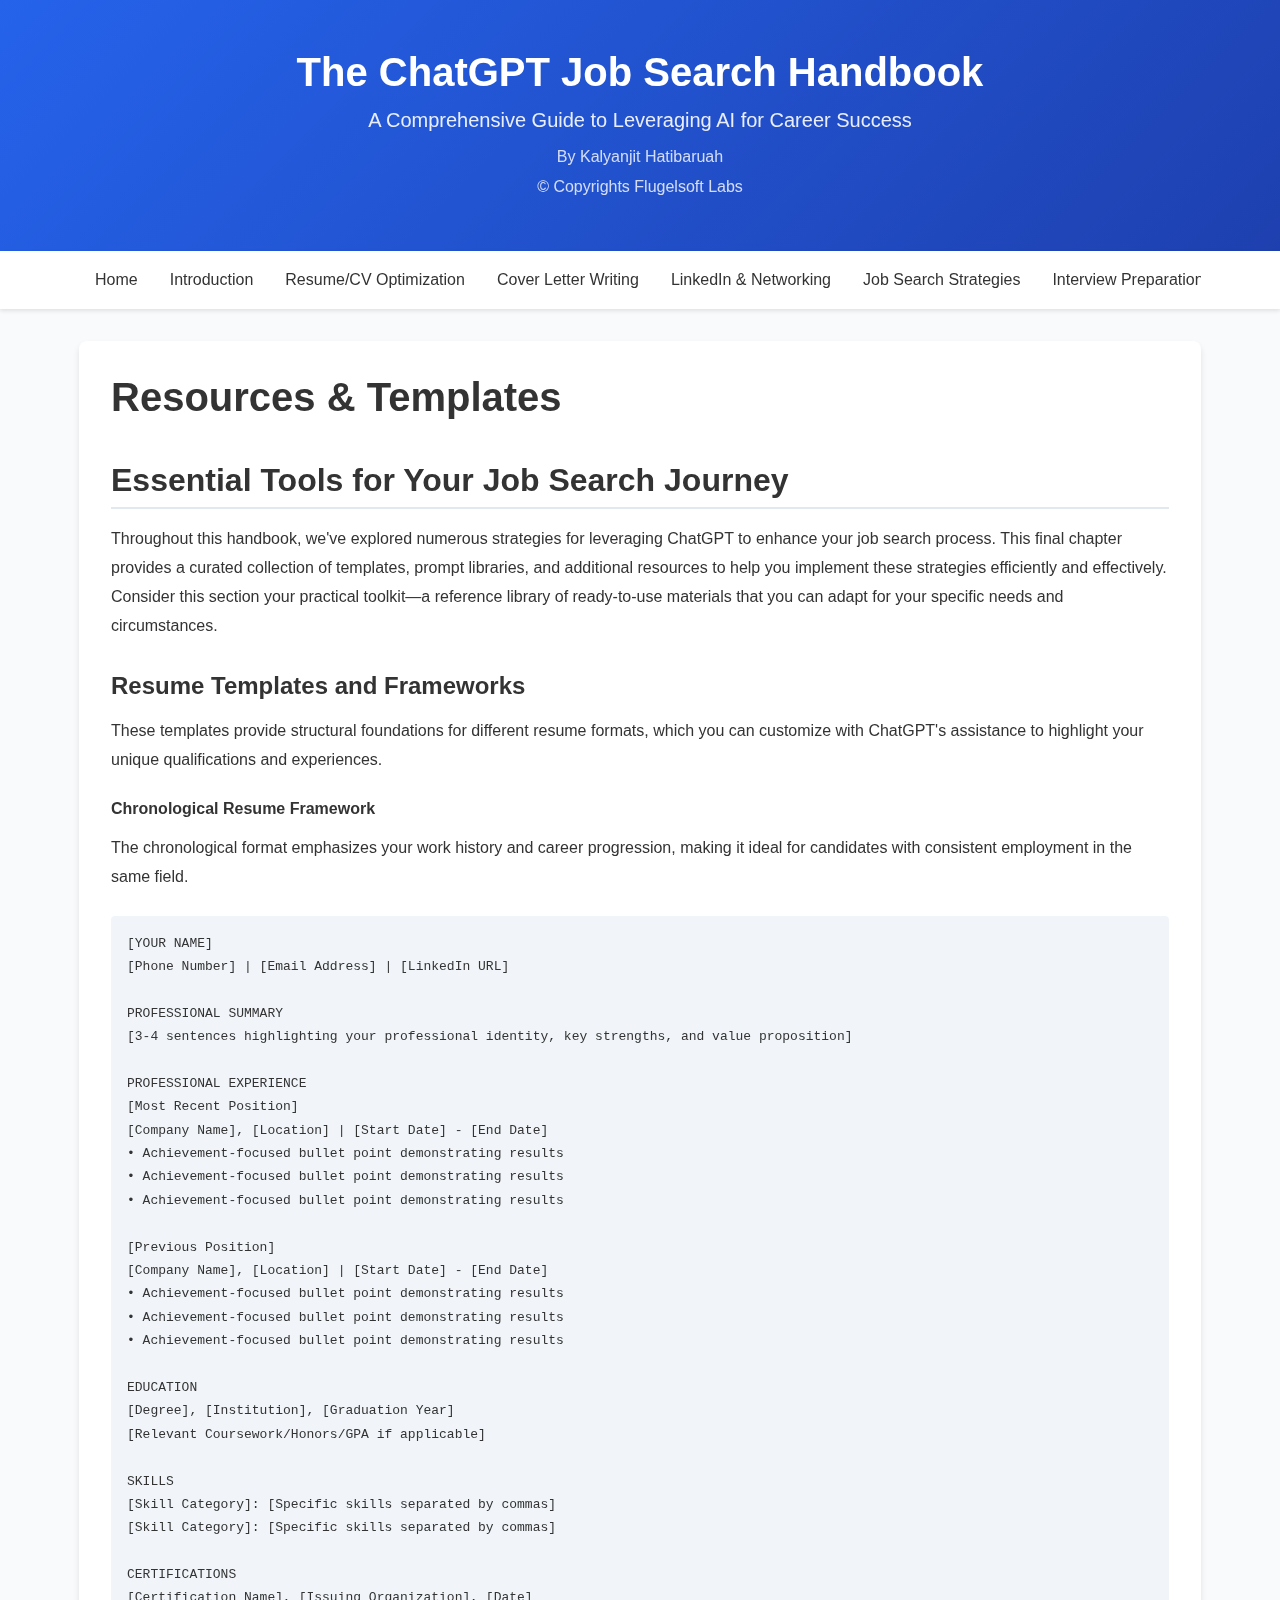
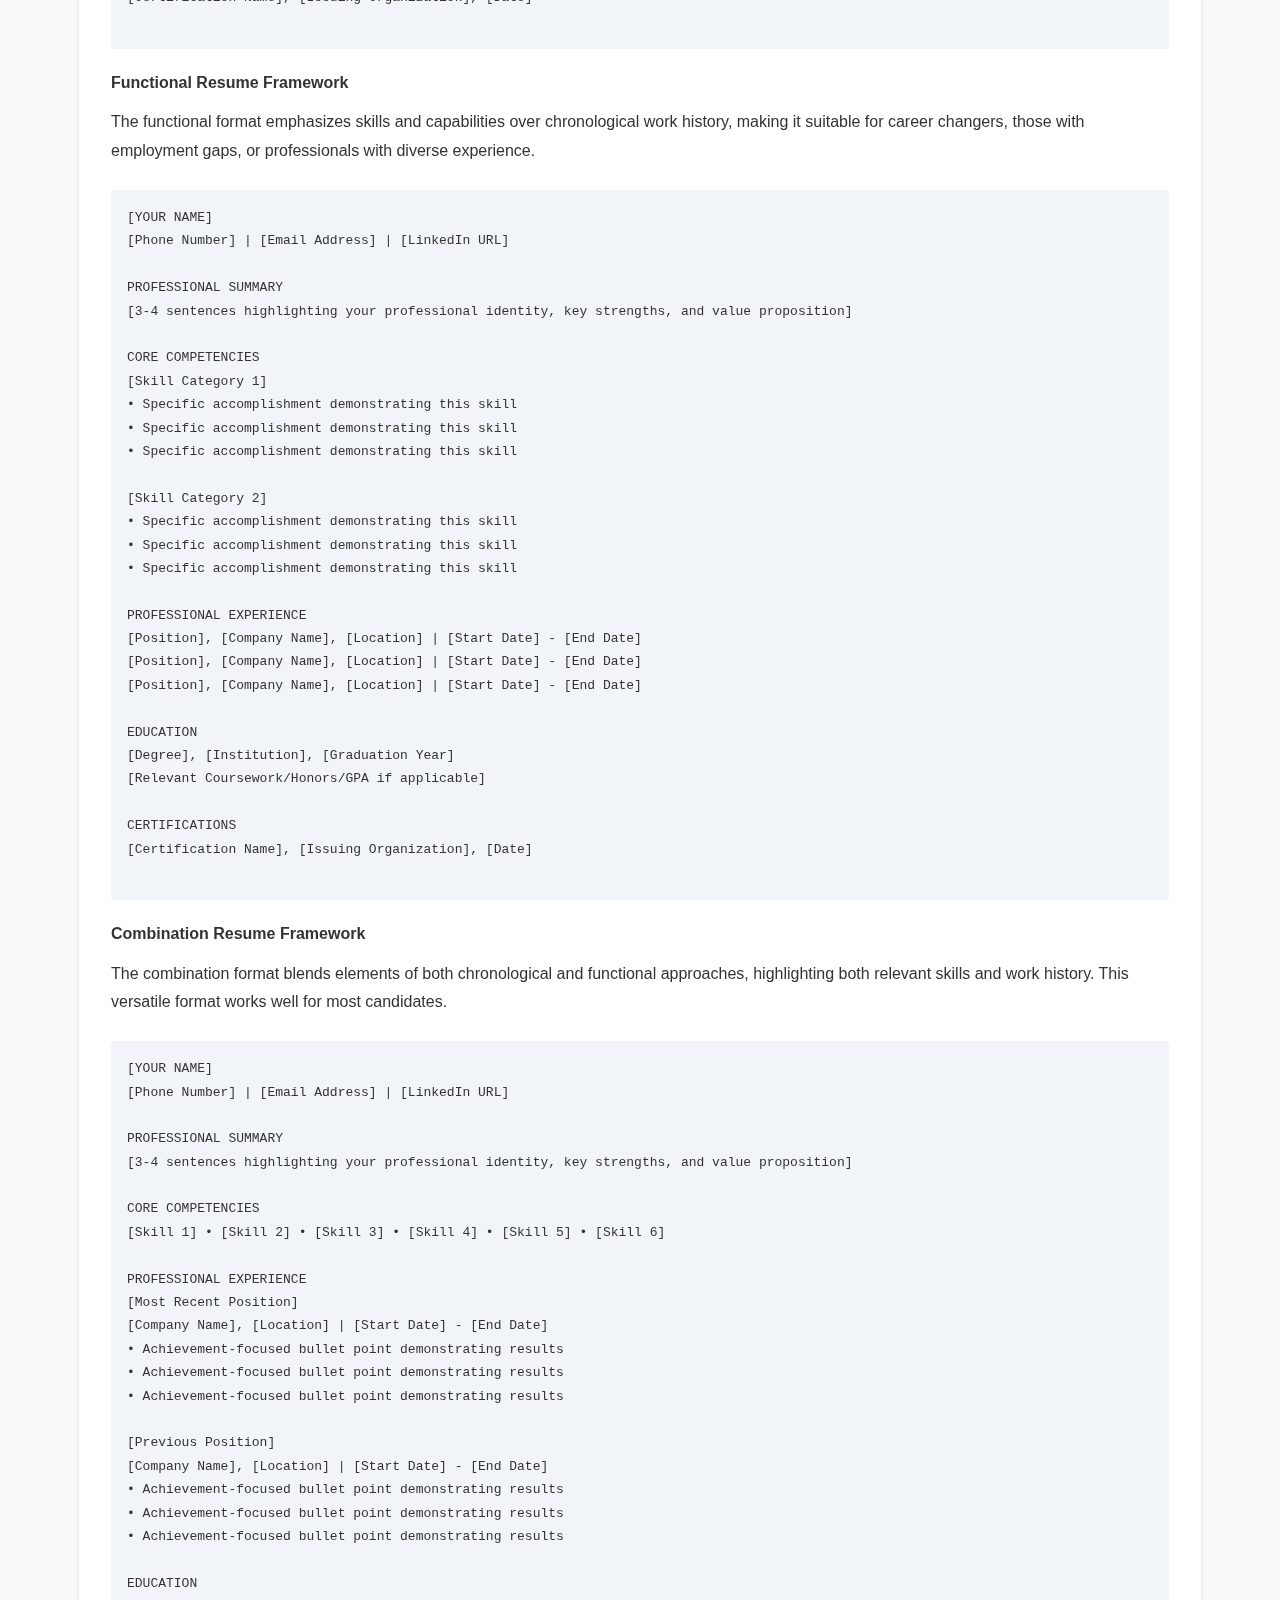
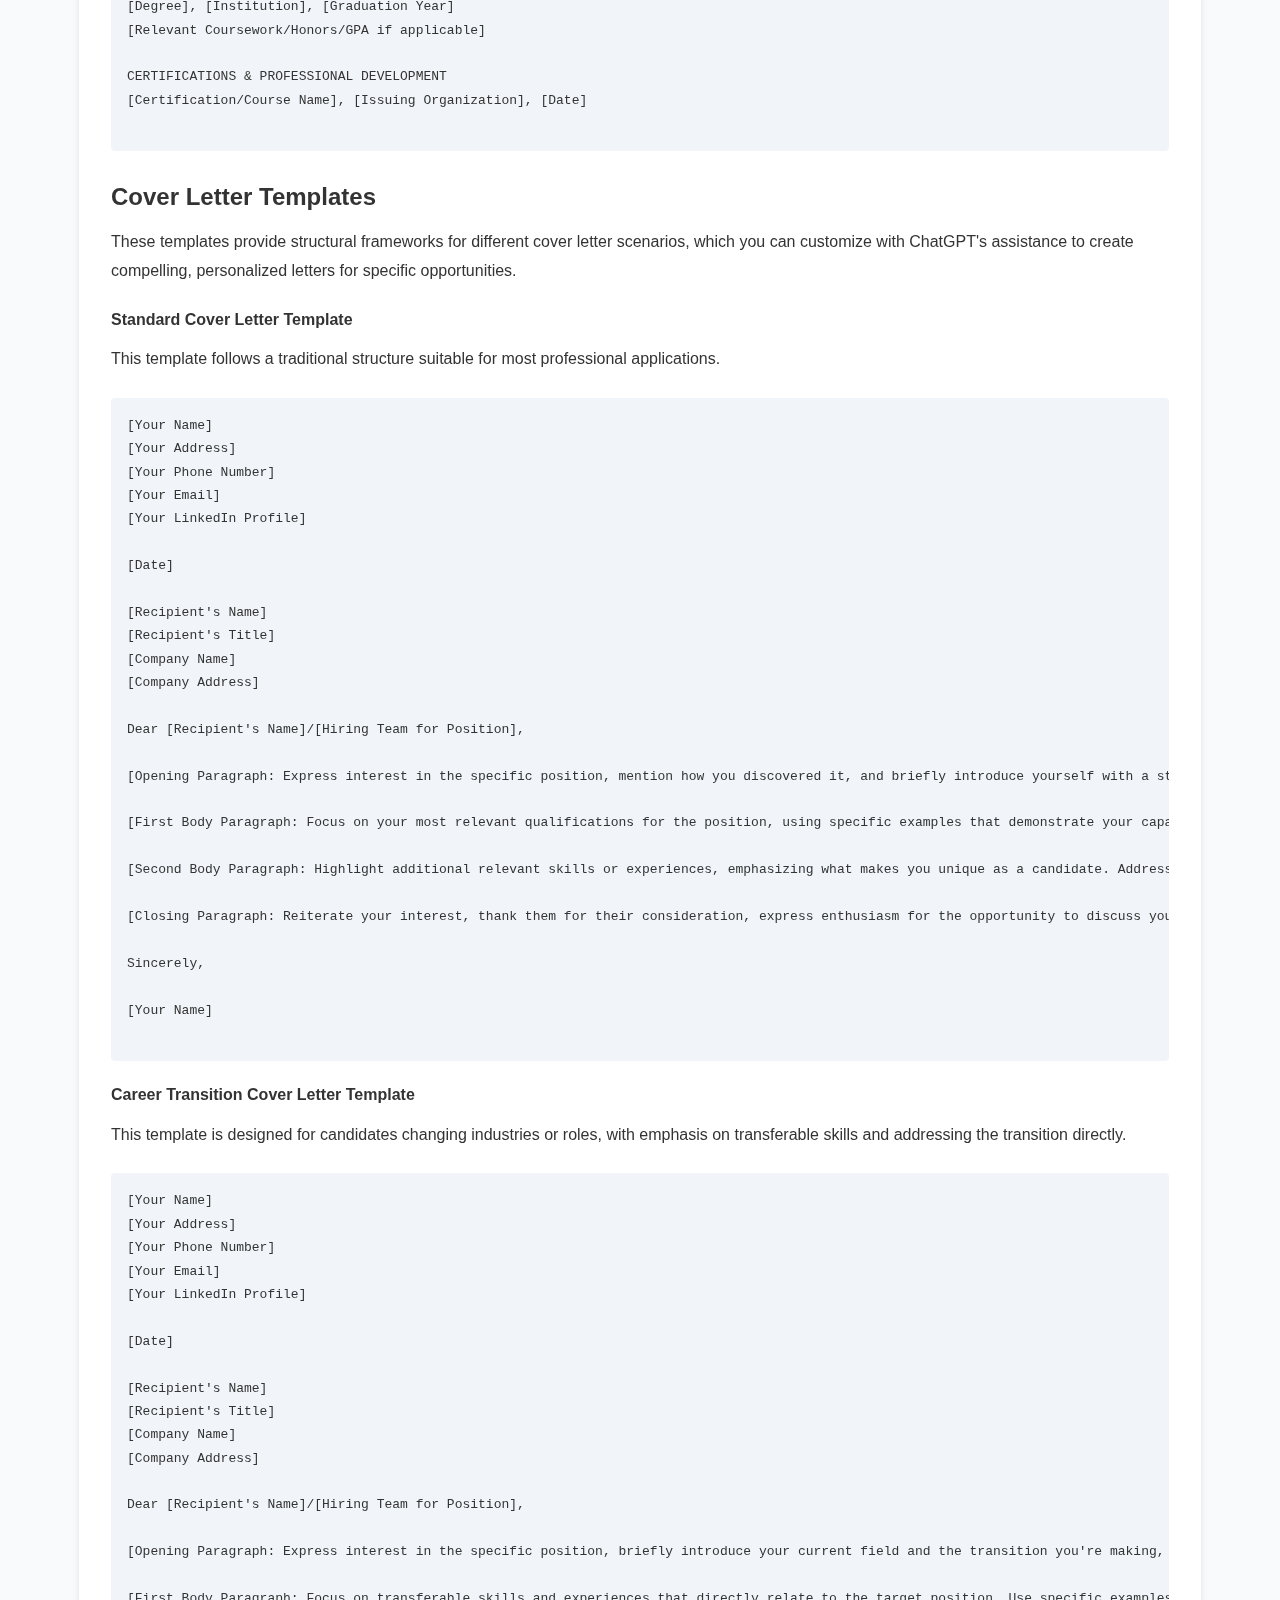
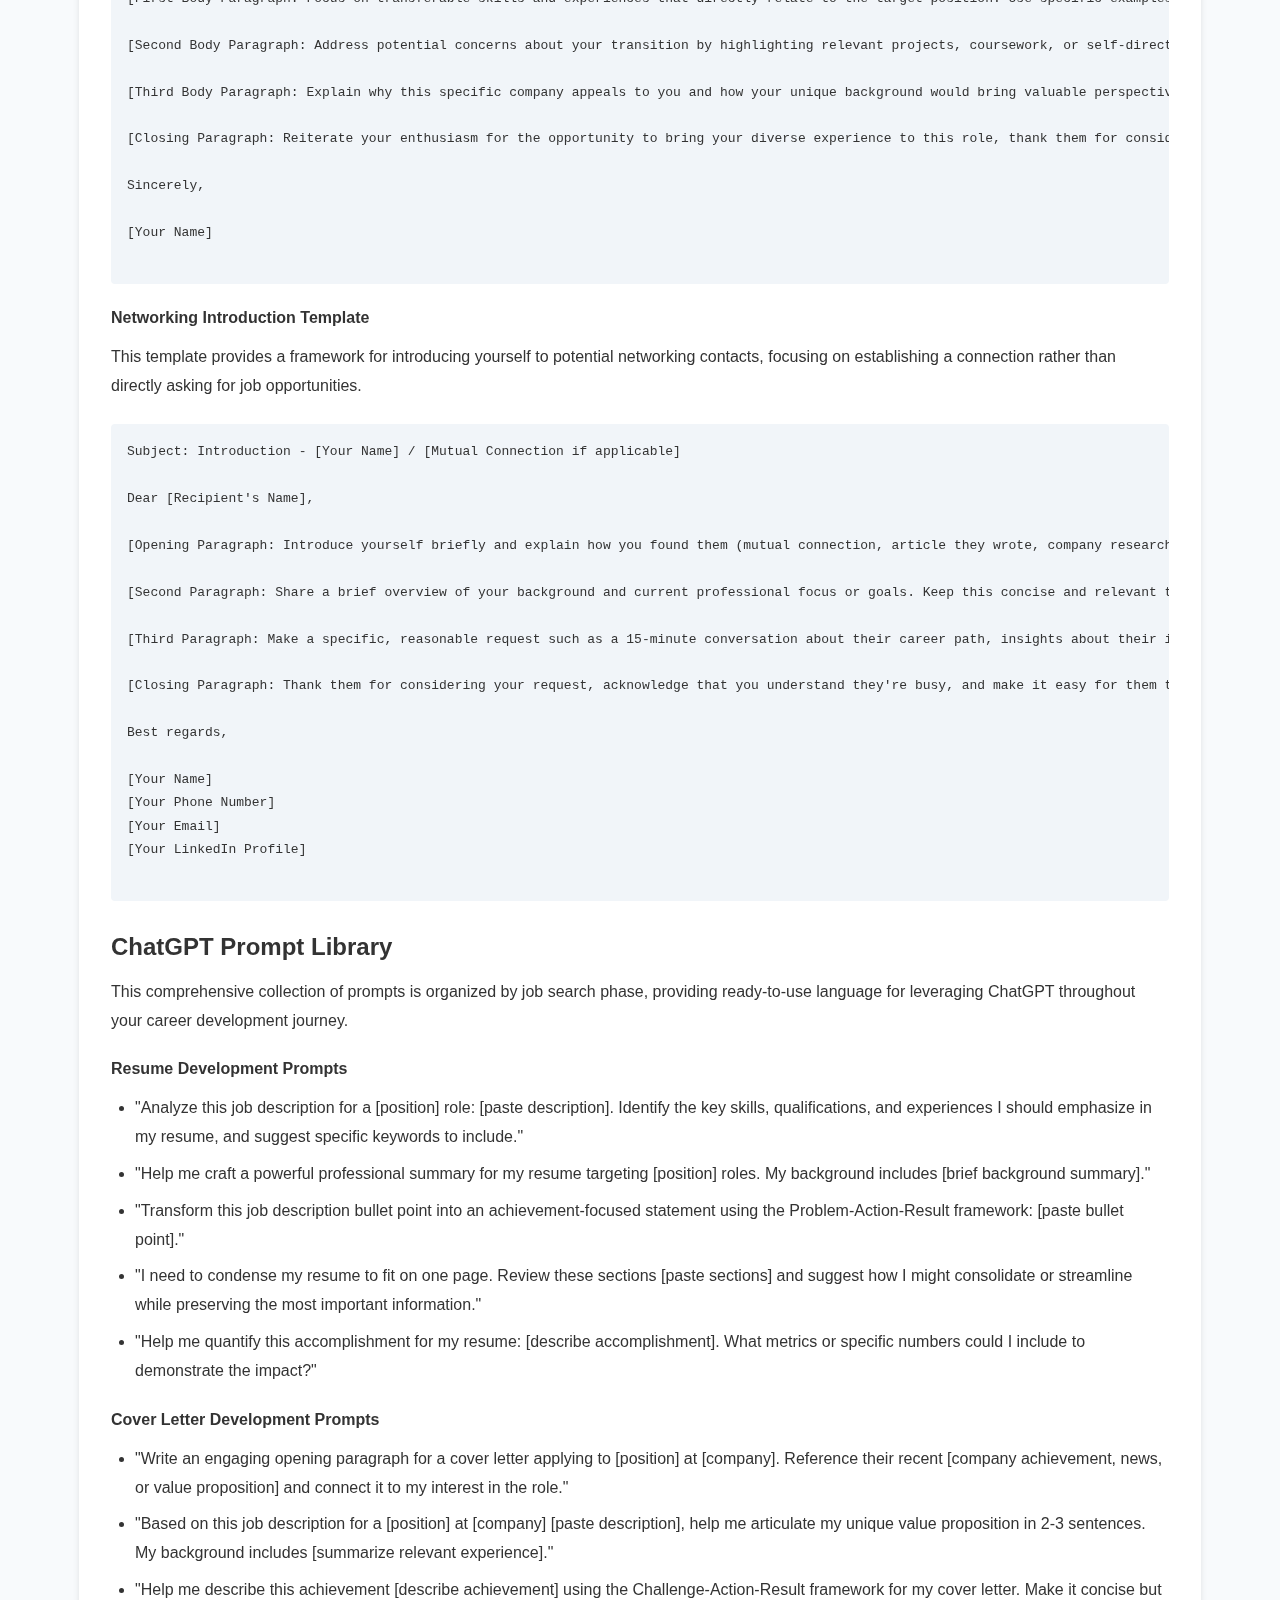
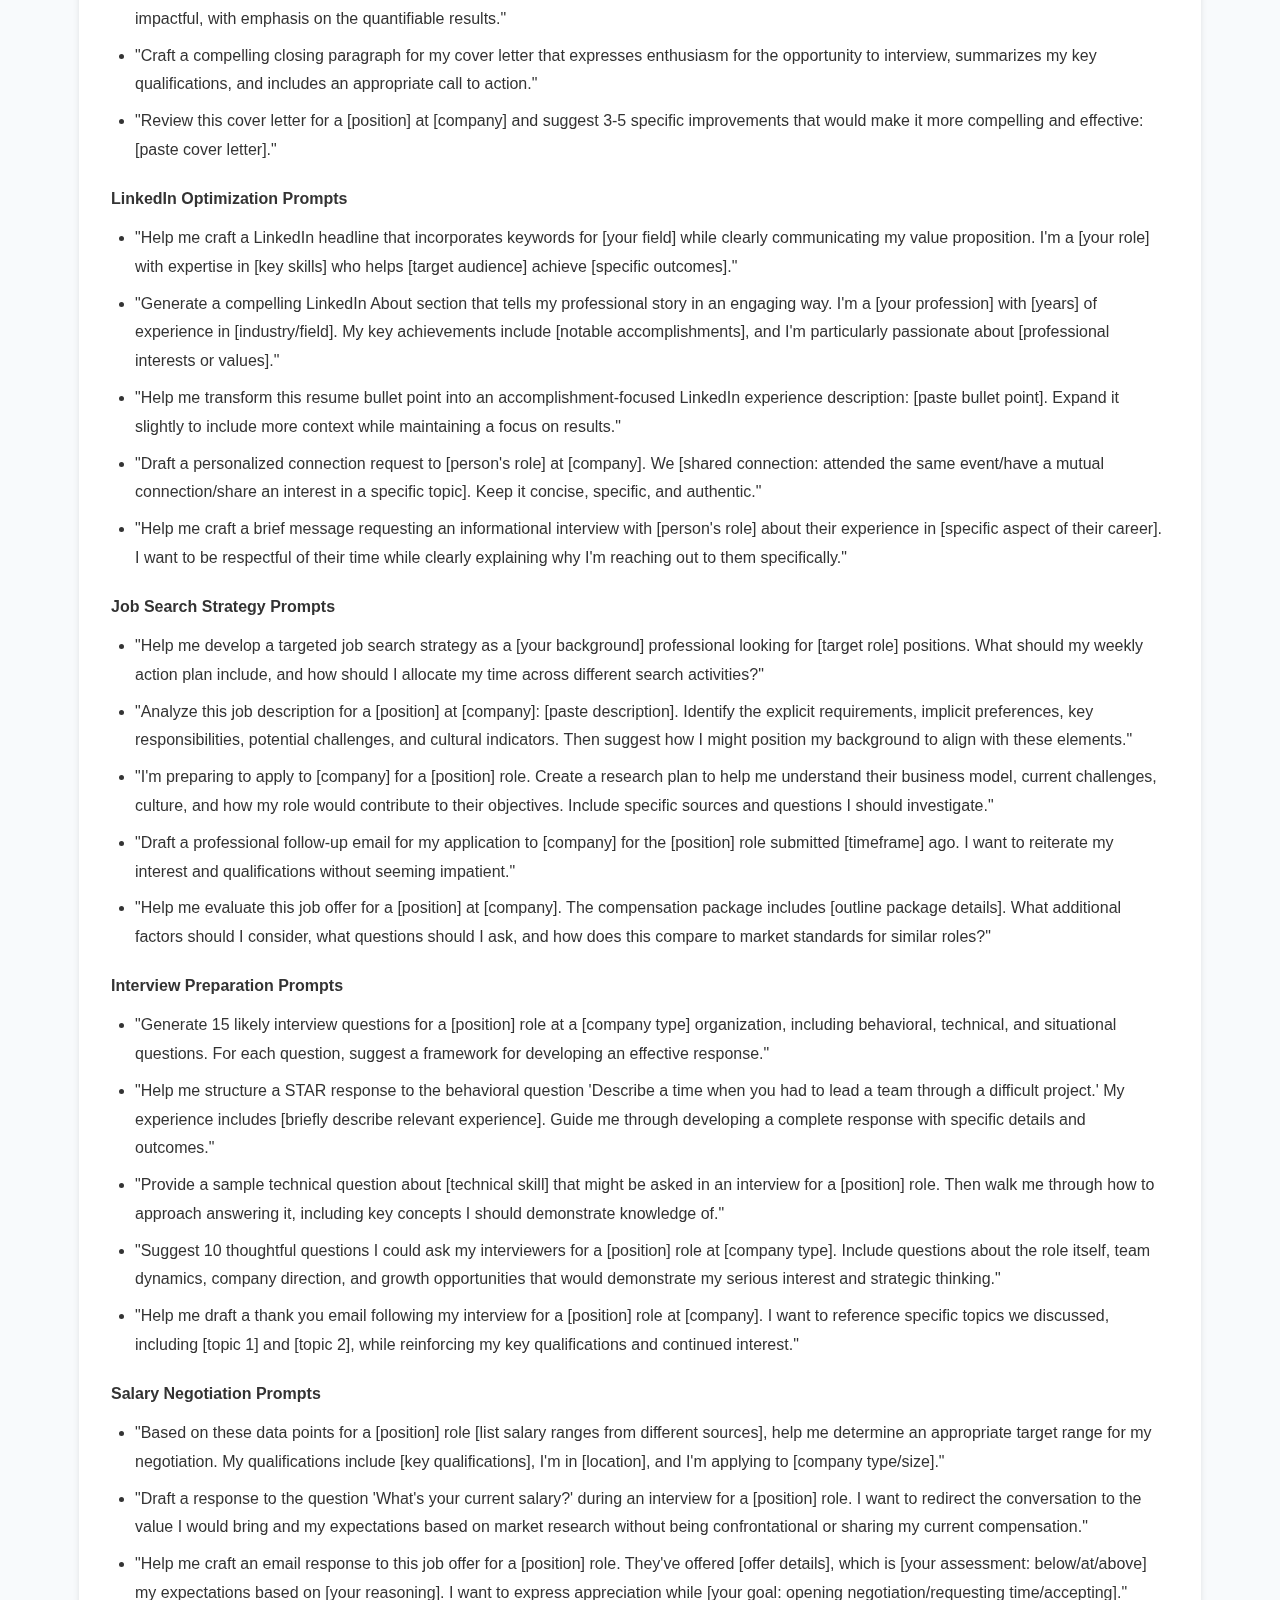
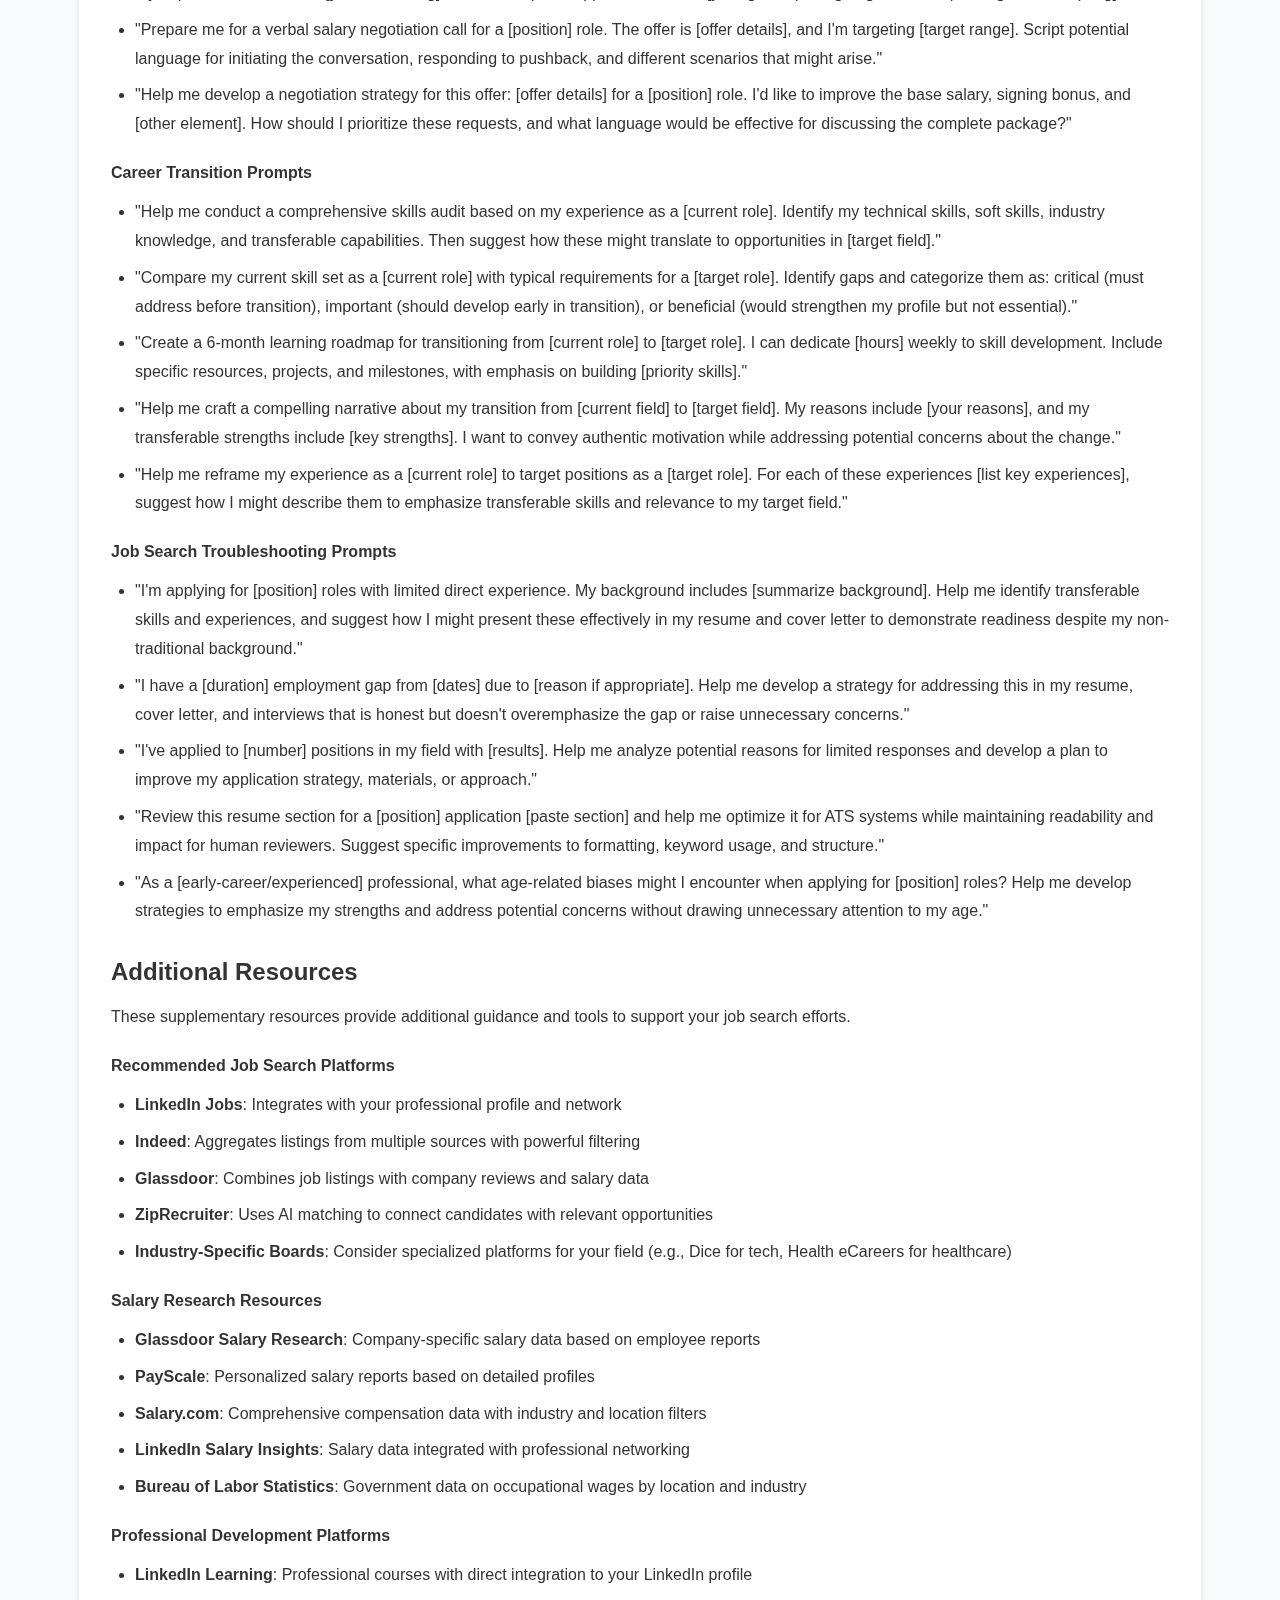
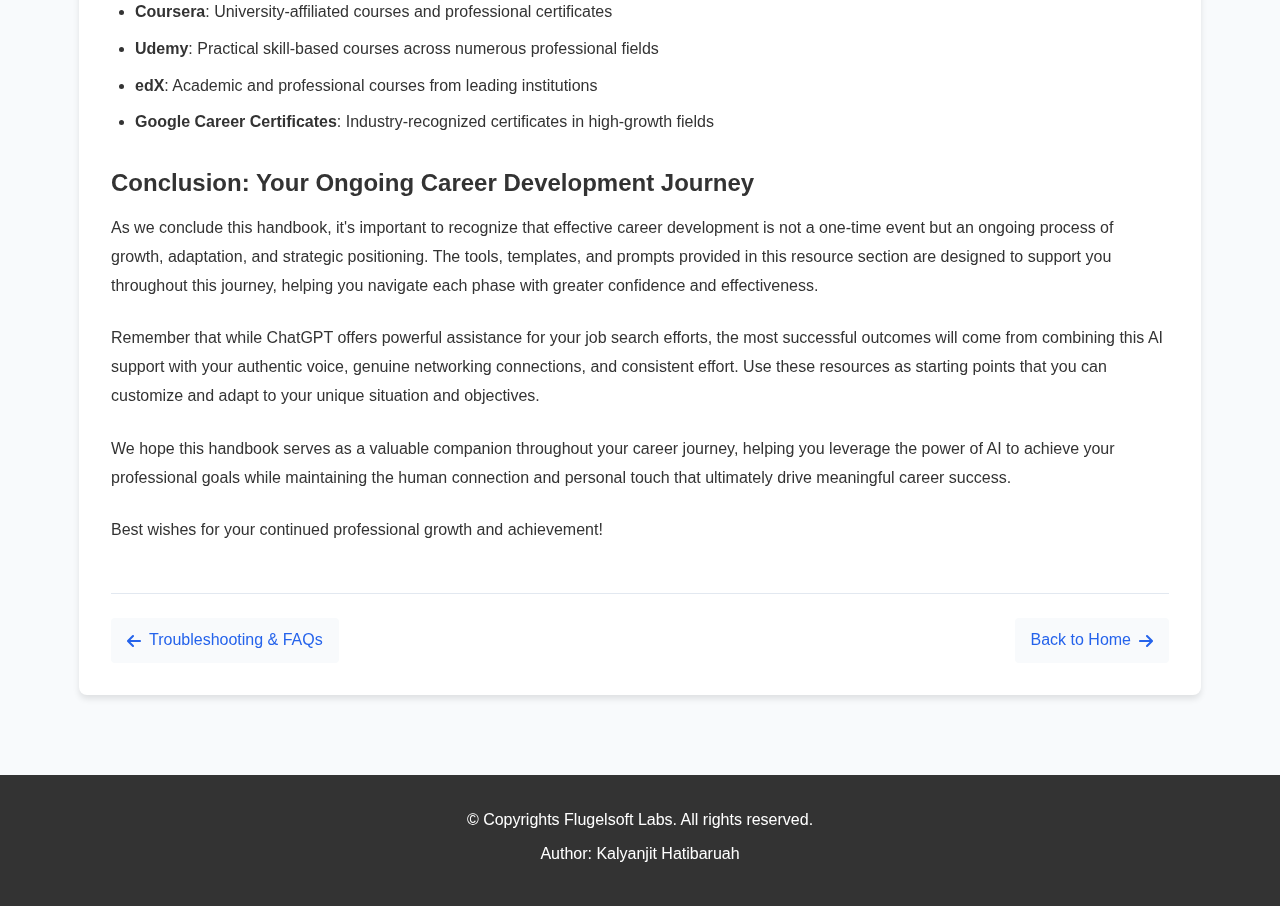
<file: resources.html>
<!DOCTYPE html>
<html lang="en">
<head>
    <meta charset="UTF-8">
    <meta name="viewport" content="width=device-width, initial-scale=1.0">
    <title>Resources - The ChatGPT Job Search Handbook</title>
    <link rel="stylesheet" href="styles.css">
    <link rel="stylesheet" href="https://cdnjs.cloudflare.com/ajax/libs/font-awesome/6.0.0-beta3/css/all.min.css">
</head>
<body>
    <header>
        <div class="container">
            <h1>The ChatGPT Job Search Handbook</h1>
            <p class="subtitle">A Comprehensive Guide to Leveraging AI for Career Success</p>
            <p class="author">By Kalyanjit Hatibaruah</p>
            <p class="copyright">© Copyrights Flugelsoft Labs</p>
        </div>
    </header>

    <nav id="main-nav">
        <div class="container">
            <button id="menu-toggle"><i class="fas fa-bars"></i></button>
            <ul id="nav-links">
                <li><a href="index.html">Home</a></li>
                <li><a href="introduction.html">Introduction</a></li>
                <li><a href="resume-cv.html">Resume/CV Optimization</a></li>
                <li><a href="cover-letter.html">Cover Letter Writing</a></li>
                <li><a href="linkedin-networking.html">LinkedIn & Networking</a></li>
                <li><a href="job-search.html">Job Search Strategies</a></li>
                <li><a href="interview.html">Interview Preparation</a></li>
                <li><a href="career-transition.html">Career Transition</a></li>
                <li><a href="salary-negotiation.html">Salary Negotiation</a></li>
                <li><a href="troubleshooting.html">Troubleshooting & FAQs</a></li>
                <li><a href="resources.html" class="active">Resources</a></li>
            </ul>
        </div>
    </nav>

    <main>
        <div class="container">
            <section class="content-page">
                <h1>Resources & Templates</h1>
                
                <h2>Essential Tools for Your Job Search Journey</h2>
                <p>Throughout this handbook, we've explored numerous strategies for leveraging ChatGPT to enhance your job search process. This final chapter provides a curated collection of templates, prompt libraries, and additional resources to help you implement these strategies efficiently and effectively. Consider this section your practical toolkit—a reference library of ready-to-use materials that you can adapt for your specific needs and circumstances.</p>
                
                <h3>Resume Templates and Frameworks</h3>
                <p>These templates provide structural foundations for different resume formats, which you can customize with ChatGPT's assistance to highlight your unique qualifications and experiences.</p>
                
                <h4>Chronological Resume Framework</h4>
                <p>The chronological format emphasizes your work history and career progression, making it ideal for candidates with consistent employment in the same field.</p>
                
                <pre>
[YOUR NAME]
[Phone Number] | [Email Address] | [LinkedIn URL]

PROFESSIONAL SUMMARY
[3-4 sentences highlighting your professional identity, key strengths, and value proposition]

PROFESSIONAL EXPERIENCE
[Most Recent Position]
[Company Name], [Location] | [Start Date] - [End Date]
• Achievement-focused bullet point demonstrating results
• Achievement-focused bullet point demonstrating results
• Achievement-focused bullet point demonstrating results

[Previous Position]
[Company Name], [Location] | [Start Date] - [End Date]
• Achievement-focused bullet point demonstrating results
• Achievement-focused bullet point demonstrating results
• Achievement-focused bullet point demonstrating results

EDUCATION
[Degree], [Institution], [Graduation Year]
[Relevant Coursework/Honors/GPA if applicable]

SKILLS
[Skill Category]: [Specific skills separated by commas]
[Skill Category]: [Specific skills separated by commas]

CERTIFICATIONS
[Certification Name], [Issuing Organization], [Date]
                </pre>
                
                <h4>Functional Resume Framework</h4>
                <p>The functional format emphasizes skills and capabilities over chronological work history, making it suitable for career changers, those with employment gaps, or professionals with diverse experience.</p>
                
                <pre>
[YOUR NAME]
[Phone Number] | [Email Address] | [LinkedIn URL]

PROFESSIONAL SUMMARY
[3-4 sentences highlighting your professional identity, key strengths, and value proposition]

CORE COMPETENCIES
[Skill Category 1]
• Specific accomplishment demonstrating this skill
• Specific accomplishment demonstrating this skill
• Specific accomplishment demonstrating this skill

[Skill Category 2]
• Specific accomplishment demonstrating this skill
• Specific accomplishment demonstrating this skill
• Specific accomplishment demonstrating this skill

PROFESSIONAL EXPERIENCE
[Position], [Company Name], [Location] | [Start Date] - [End Date]
[Position], [Company Name], [Location] | [Start Date] - [End Date]
[Position], [Company Name], [Location] | [Start Date] - [End Date]

EDUCATION
[Degree], [Institution], [Graduation Year]
[Relevant Coursework/Honors/GPA if applicable]

CERTIFICATIONS
[Certification Name], [Issuing Organization], [Date]
                </pre>
                
                <h4>Combination Resume Framework</h4>
                <p>The combination format blends elements of both chronological and functional approaches, highlighting both relevant skills and work history. This versatile format works well for most candidates.</p>
                
                <pre>
[YOUR NAME]
[Phone Number] | [Email Address] | [LinkedIn URL]

PROFESSIONAL SUMMARY
[3-4 sentences highlighting your professional identity, key strengths, and value proposition]

CORE COMPETENCIES
[Skill 1] • [Skill 2] • [Skill 3] • [Skill 4] • [Skill 5] • [Skill 6]

PROFESSIONAL EXPERIENCE
[Most Recent Position]
[Company Name], [Location] | [Start Date] - [End Date]
• Achievement-focused bullet point demonstrating results
• Achievement-focused bullet point demonstrating results
• Achievement-focused bullet point demonstrating results

[Previous Position]
[Company Name], [Location] | [Start Date] - [End Date]
• Achievement-focused bullet point demonstrating results
• Achievement-focused bullet point demonstrating results
• Achievement-focused bullet point demonstrating results

EDUCATION
[Degree], [Institution], [Graduation Year]
[Relevant Coursework/Honors/GPA if applicable]

CERTIFICATIONS & PROFESSIONAL DEVELOPMENT
[Certification/Course Name], [Issuing Organization], [Date]
                </pre>
                
                <h3>Cover Letter Templates</h3>
                <p>These templates provide structural frameworks for different cover letter scenarios, which you can customize with ChatGPT's assistance to create compelling, personalized letters for specific opportunities.</p>
                
                <h4>Standard Cover Letter Template</h4>
                <p>This template follows a traditional structure suitable for most professional applications.</p>
                
                <pre>
[Your Name]
[Your Address]
[Your Phone Number]
[Your Email]
[Your LinkedIn Profile]

[Date]

[Recipient's Name]
[Recipient's Title]
[Company Name]
[Company Address]

Dear [Recipient's Name]/[Hiring Team for Position],

[Opening Paragraph: Express interest in the specific position, mention how you discovered it, and briefly introduce yourself with a statement connecting your background to their needs.]

[First Body Paragraph: Focus on your most relevant qualifications for the position, using specific examples that demonstrate your capabilities. Connect your experience directly to key requirements from the job description.]

[Second Body Paragraph: Highlight additional relevant skills or experiences, emphasizing what makes you unique as a candidate. Address why you're interested in this specific company, demonstrating your research and genuine enthusiasm.]

[Closing Paragraph: Reiterate your interest, thank them for their consideration, express enthusiasm for the opportunity to discuss your qualifications further, and include a call to action.]

Sincerely,

[Your Name]
                </pre>
                
                <h4>Career Transition Cover Letter Template</h4>
                <p>This template is designed for candidates changing industries or roles, with emphasis on transferable skills and addressing the transition directly.</p>
                
                <pre>
[Your Name]
[Your Address]
[Your Phone Number]
[Your Email]
[Your LinkedIn Profile]

[Date]

[Recipient's Name]
[Recipient's Title]
[Company Name]
[Company Address]

Dear [Recipient's Name]/[Hiring Team for Position],

[Opening Paragraph: Express interest in the specific position, briefly introduce your current field and the transition you're making, and offer a compelling reason for this change that focuses on positive motivation rather than dissatisfaction.]

[First Body Paragraph: Focus on transferable skills and experiences that directly relate to the target position. Use specific examples that demonstrate how your background has prepared you for this role, despite coming from a different field.]

[Second Body Paragraph: Address potential concerns about your transition by highlighting relevant projects, coursework, or self-directed learning that demonstrates your commitment to and preparation for this new direction. Emphasize your quick learning ability and adaptability.]

[Third Body Paragraph: Explain why this specific company appeals to you and how your unique background would bring valuable perspective to their team. Demonstrate your research and genuine enthusiasm for the organization.]

[Closing Paragraph: Reiterate your enthusiasm for the opportunity to bring your diverse experience to this role, thank them for considering a non-traditional candidate, and include a call to action.]

Sincerely,

[Your Name]
                </pre>
                
                <h4>Networking Introduction Template</h4>
                <p>This template provides a framework for introducing yourself to potential networking contacts, focusing on establishing a connection rather than directly asking for job opportunities.</p>
                
                <pre>
Subject: Introduction - [Your Name] / [Mutual Connection if applicable]

Dear [Recipient's Name],

[Opening Paragraph: Introduce yourself briefly and explain how you found them (mutual connection, article they wrote, company research, etc.). Be specific about why you're reaching out to them in particular.]

[Second Paragraph: Share a brief overview of your background and current professional focus or goals. Keep this concise and relevant to why you're connecting with them.]

[Third Paragraph: Make a specific, reasonable request such as a 15-minute conversation about their career path, insights about their industry, or feedback on a specific question. Be clear about what you're asking for and respectful of their time.]

[Closing Paragraph: Thank them for considering your request, acknowledge that you understand they're busy, and make it easy for them to respond (suggest specific times or ask when might be convenient for them).]

Best regards,

[Your Name]
[Your Phone Number]
[Your Email]
[Your LinkedIn Profile]
                </pre>
                
                <h3>ChatGPT Prompt Library</h3>
                <p>This comprehensive collection of prompts is organized by job search phase, providing ready-to-use language for leveraging ChatGPT throughout your career development journey.</p>
                
                <h4>Resume Development Prompts</h4>
                <ul>
                    <li>"Analyze this job description for a [position] role: [paste description]. Identify the key skills, qualifications, and experiences I should emphasize in my resume, and suggest specific keywords to include."</li>
                    <li>"Help me craft a powerful professional summary for my resume targeting [position] roles. My background includes [brief background summary]."</li>
                    <li>"Transform this job description bullet point into an achievement-focused statement using the Problem-Action-Result framework: [paste bullet point]."</li>
                    <li>"I need to condense my resume to fit on one page. Review these sections [paste sections] and suggest how I might consolidate or streamline while preserving the most important information."</li>
                    <li>"Help me quantify this accomplishment for my resume: [describe accomplishment]. What metrics or specific numbers could I include to demonstrate the impact?"</li>
                </ul>
                
                <h4>Cover Letter Development Prompts</h4>
                <ul>
                    <li>"Write an engaging opening paragraph for a cover letter applying to [position] at [company]. Reference their recent [company achievement, news, or value proposition] and connect it to my interest in the role."</li>
                    <li>"Based on this job description for a [position] at [company] [paste description], help me articulate my unique value proposition in 2-3 sentences. My background includes [summarize relevant experience]."</li>
                    <li>"Help me describe this achievement [describe achievement] using the Challenge-Action-Result framework for my cover letter. Make it concise but impactful, with emphasis on the quantifiable results."</li>
                    <li>"Craft a compelling closing paragraph for my cover letter that expresses enthusiasm for the opportunity to interview, summarizes my key qualifications, and includes an appropriate call to action."</li>
                    <li>"Review this cover letter for a [position] at [company] and suggest 3-5 specific improvements that would make it more compelling and effective: [paste cover letter]."</li>
                </ul>
                
                <h4>LinkedIn Optimization Prompts</h4>
                <ul>
                    <li>"Help me craft a LinkedIn headline that incorporates keywords for [your field] while clearly communicating my value proposition. I'm a [your role] with expertise in [key skills] who helps [target audience] achieve [specific outcomes]."</li>
                    <li>"Generate a compelling LinkedIn About section that tells my professional story in an engaging way. I'm a [your profession] with [years] of experience in [industry/field]. My key achievements include [notable accomplishments], and I'm particularly passionate about [professional interests or values]."</li>
                    <li>"Help me transform this resume bullet point into an accomplishment-focused LinkedIn experience description: [paste bullet point]. Expand it slightly to include more context while maintaining a focus on results."</li>
                    <li>"Draft a personalized connection request to [person's role] at [company]. We [shared connection: attended the same event/have a mutual connection/share an interest in a specific topic]. Keep it concise, specific, and authentic."</li>
                    <li>"Help me craft a brief message requesting an informational interview with [person's role] about their experience in [specific aspect of their career]. I want to be respectful of their time while clearly explaining why I'm reaching out to them specifically."</li>
                </ul>
                
                <h4>Job Search Strategy Prompts</h4>
                <ul>
                    <li>"Help me develop a targeted job search strategy as a [your background] professional looking for [target role] positions. What should my weekly action plan include, and how should I allocate my time across different search activities?"</li>
                    <li>"Analyze this job description for a [position] at [company]: [paste description]. Identify the explicit requirements, implicit preferences, key responsibilities, potential challenges, and cultural indicators. Then suggest how I might position my background to align with these elements."</li>
                    <li>"I'm preparing to apply to [company] for a [position] role. Create a research plan to help me understand their business model, current challenges, culture, and how my role would contribute to their objectives. Include specific sources and questions I should investigate."</li>
                    <li>"Draft a professional follow-up email for my application to [company] for the [position] role submitted [timeframe] ago. I want to reiterate my interest and qualifications without seeming impatient."</li>
                    <li>"Help me evaluate this job offer for a [position] at [company]. The compensation package includes [outline package details]. What additional factors should I consider, what questions should I ask, and how does this compare to market standards for similar roles?"</li>
                </ul>
                
                <h4>Interview Preparation Prompts</h4>
                <ul>
                    <li>"Generate 15 likely interview questions for a [position] role at a [company type] organization, including behavioral, technical, and situational questions. For each question, suggest a framework for developing an effective response."</li>
                    <li>"Help me structure a STAR response to the behavioral question 'Describe a time when you had to lead a team through a difficult project.' My experience includes [briefly describe relevant experience]. Guide me through developing a complete response with specific details and outcomes."</li>
                    <li>"Provide a sample technical question about [technical skill] that might be asked in an interview for a [position] role. Then walk me through how to approach answering it, including key concepts I should demonstrate knowledge of."</li>
                    <li>"Suggest 10 thoughtful questions I could ask my interviewers for a [position] role at [company type]. Include questions about the role itself, team dynamics, company direction, and growth opportunities that would demonstrate my serious interest and strategic thinking."</li>
                    <li>"Help me draft a thank you email following my interview for a [position] role at [company]. I want to reference specific topics we discussed, including [topic 1] and [topic 2], while reinforcing my key qualifications and continued interest."</li>
                </ul>
                
                <h4>Salary Negotiation Prompts</h4>
                <ul>
                    <li>"Based on these data points for a [position] role [list salary ranges from different sources], help me determine an appropriate target range for my negotiation. My qualifications include [key qualifications], I'm in [location], and I'm applying to [company type/size]."</li>
                    <li>"Draft a response to the question 'What's your current salary?' during an interview for a [position] role. I want to redirect the conversation to the value I would bring and my expectations based on market research without being confrontational or sharing my current compensation."</li>
                    <li>"Help me craft an email response to this job offer for a [position] role. They've offered [offer details], which is [your assessment: below/at/above] my expectations based on [your reasoning]. I want to express appreciation while [your goal: opening negotiation/requesting time/accepting]."</li>
                    <li>"Prepare me for a verbal salary negotiation call for a [position] role. The offer is [offer details], and I'm targeting [target range]. Script potential language for initiating the conversation, responding to pushback, and different scenarios that might arise."</li>
                    <li>"Help me develop a negotiation strategy for this offer: [offer details] for a [position] role. I'd like to improve the base salary, signing bonus, and [other element]. How should I prioritize these requests, and what language would be effective for discussing the complete package?"</li>
                </ul>
                
                <h4>Career Transition Prompts</h4>
                <ul>
                    <li>"Help me conduct a comprehensive skills audit based on my experience as a [current role]. Identify my technical skills, soft skills, industry knowledge, and transferable capabilities. Then suggest how these might translate to opportunities in [target field]."</li>
                    <li>"Compare my current skill set as a [current role] with typical requirements for a [target role]. Identify gaps and categorize them as: critical (must address before transition), important (should develop early in transition), or beneficial (would strengthen my profile but not essential)."</li>
                    <li>"Create a 6-month learning roadmap for transitioning from [current role] to [target role]. I can dedicate [hours] weekly to skill development. Include specific resources, projects, and milestones, with emphasis on building [priority skills]."</li>
                    <li>"Help me craft a compelling narrative about my transition from [current field] to [target field]. My reasons include [your reasons], and my transferable strengths include [key strengths]. I want to convey authentic motivation while addressing potential concerns about the change."</li>
                    <li>"Help me reframe my experience as a [current role] to target positions as a [target role]. For each of these experiences [list key experiences], suggest how I might describe them to emphasize transferable skills and relevance to my target field."</li>
                </ul>
                
                <h4>Job Search Troubleshooting Prompts</h4>
                <ul>
                    <li>"I'm applying for [position] roles with limited direct experience. My background includes [summarize background]. Help me identify transferable skills and experiences, and suggest how I might present these effectively in my resume and cover letter to demonstrate readiness despite my non-traditional background."</li>
                    <li>"I have a [duration] employment gap from [dates] due to [reason if appropriate]. Help me develop a strategy for addressing this in my resume, cover letter, and interviews that is honest but doesn't overemphasize the gap or raise unnecessary concerns."</li>
                    <li>"I've applied to [number] positions in my field with [results]. Help me analyze potential reasons for limited responses and develop a plan to improve my application strategy, materials, or approach."</li>
                    <li>"Review this resume section for a [position] application [paste section] and help me optimize it for ATS systems while maintaining readability and impact for human reviewers. Suggest specific improvements to formatting, keyword usage, and structure."</li>
                    <li>"As a [early-career/experienced] professional, what age-related biases might I encounter when applying for [position] roles? Help me develop strategies to emphasize my strengths and address potential concerns without drawing unnecessary attention to my age."</li>
                </ul>
                
                <h3>Additional Resources</h3>
                <p>These supplementary resources provide additional guidance and tools to support your job search efforts.</p>
                
                <h4>Recommended Job Search Platforms</h4>
                <ul>
                    <li><strong>LinkedIn Jobs</strong>: Integrates with your professional profile and network</li>
                    <li><strong>Indeed</strong>: Aggregates listings from multiple sources with powerful filtering</li>
                    <li><strong>Glassdoor</strong>: Combines job listings with company reviews and salary data</li>
                    <li><strong>ZipRecruiter</strong>: Uses AI matching to connect candidates with relevant opportunities</li>
                    <li><strong>Industry-Specific Boards</strong>: Consider specialized platforms for your field (e.g., Dice for tech, Health eCareers for healthcare)</li>
                </ul>
                
                <h4>Salary Research Resources</h4>
                <ul>
                    <li><strong>Glassdoor Salary Research</strong>: Company-specific salary data based on employee reports</li>
                    <li><strong>PayScale</strong>: Personalized salary reports based on detailed profiles</li>
                    <li><strong>Salary.com</strong>: Comprehensive compensation data with industry and location filters</li>
                    <li><strong>LinkedIn Salary Insights</strong>: Salary data integrated with professional networking</li>
                    <li><strong>Bureau of Labor Statistics</strong>: Government data on occupational wages by location and industry</li>
                </ul>
                
                <h4>Professional Development Platforms</h4>
                <ul>
                    <li><strong>LinkedIn Learning</strong>: Professional courses with direct integration to your LinkedIn profile</li>
                    <li><strong>Coursera</strong>: University-affiliated courses and professional certificates</li>
                    <li><strong>Udemy</strong>: Practical skill-based courses across numerous professional fields</li>
                    <li><strong>edX</strong>: Academic and professional courses from leading institutions</li>
                    <li><strong>Google Career Certificates</strong>: Industry-recognized certificates in high-growth fields</li>
                </ul>
                
                <h3>Conclusion: Your Ongoing Career Development Journey</h3>
                <p>As we conclude this handbook, it's important to recognize that effective career development is not a one-time event but an ongoing process of growth, adaptation, and strategic positioning. The tools, templates, and prompts provided in this resource section are designed to support you throughout this journey, helping you navigate each phase with greater confidence and effectiveness.</p>
                
                <p>Remember that while ChatGPT offers powerful assistance for your job search efforts, the most successful outcomes will come from combining this AI support with your authentic voice, genuine networking connections, and consistent effort. Use these resources as starting points that you can customize and adapt to your unique situation and objectives.</p>
                
                <p>We hope this handbook serves as a valuable companion throughout your career journey, helping you leverage the power of AI to achieve your professional goals while maintaining the human connection and personal touch that ultimately drive meaningful career success.</p>
                
                <p>Best wishes for your continued professional growth and achievement!</p>
                
                <div class="page-navigation">
                    <a href="troubleshooting.html" class="prev"><i class="fas fa-arrow-left"></i> Troubleshooting & FAQs</a>
                    <a href="index.html" class="next">Back to Home <i class="fas fa-arrow-right"></i></a>
                </div>
            </section>
        </div>
    </main>

    <footer>
        <div class="container">
            <p>© Copyrights Flugelsoft Labs. All rights reserved.</p>
            <p>Author: Kalyanjit Hatibaruah</p>
        </div>
    </footer>

    <script src="script.js"></script>
</body>
</html>
</file>
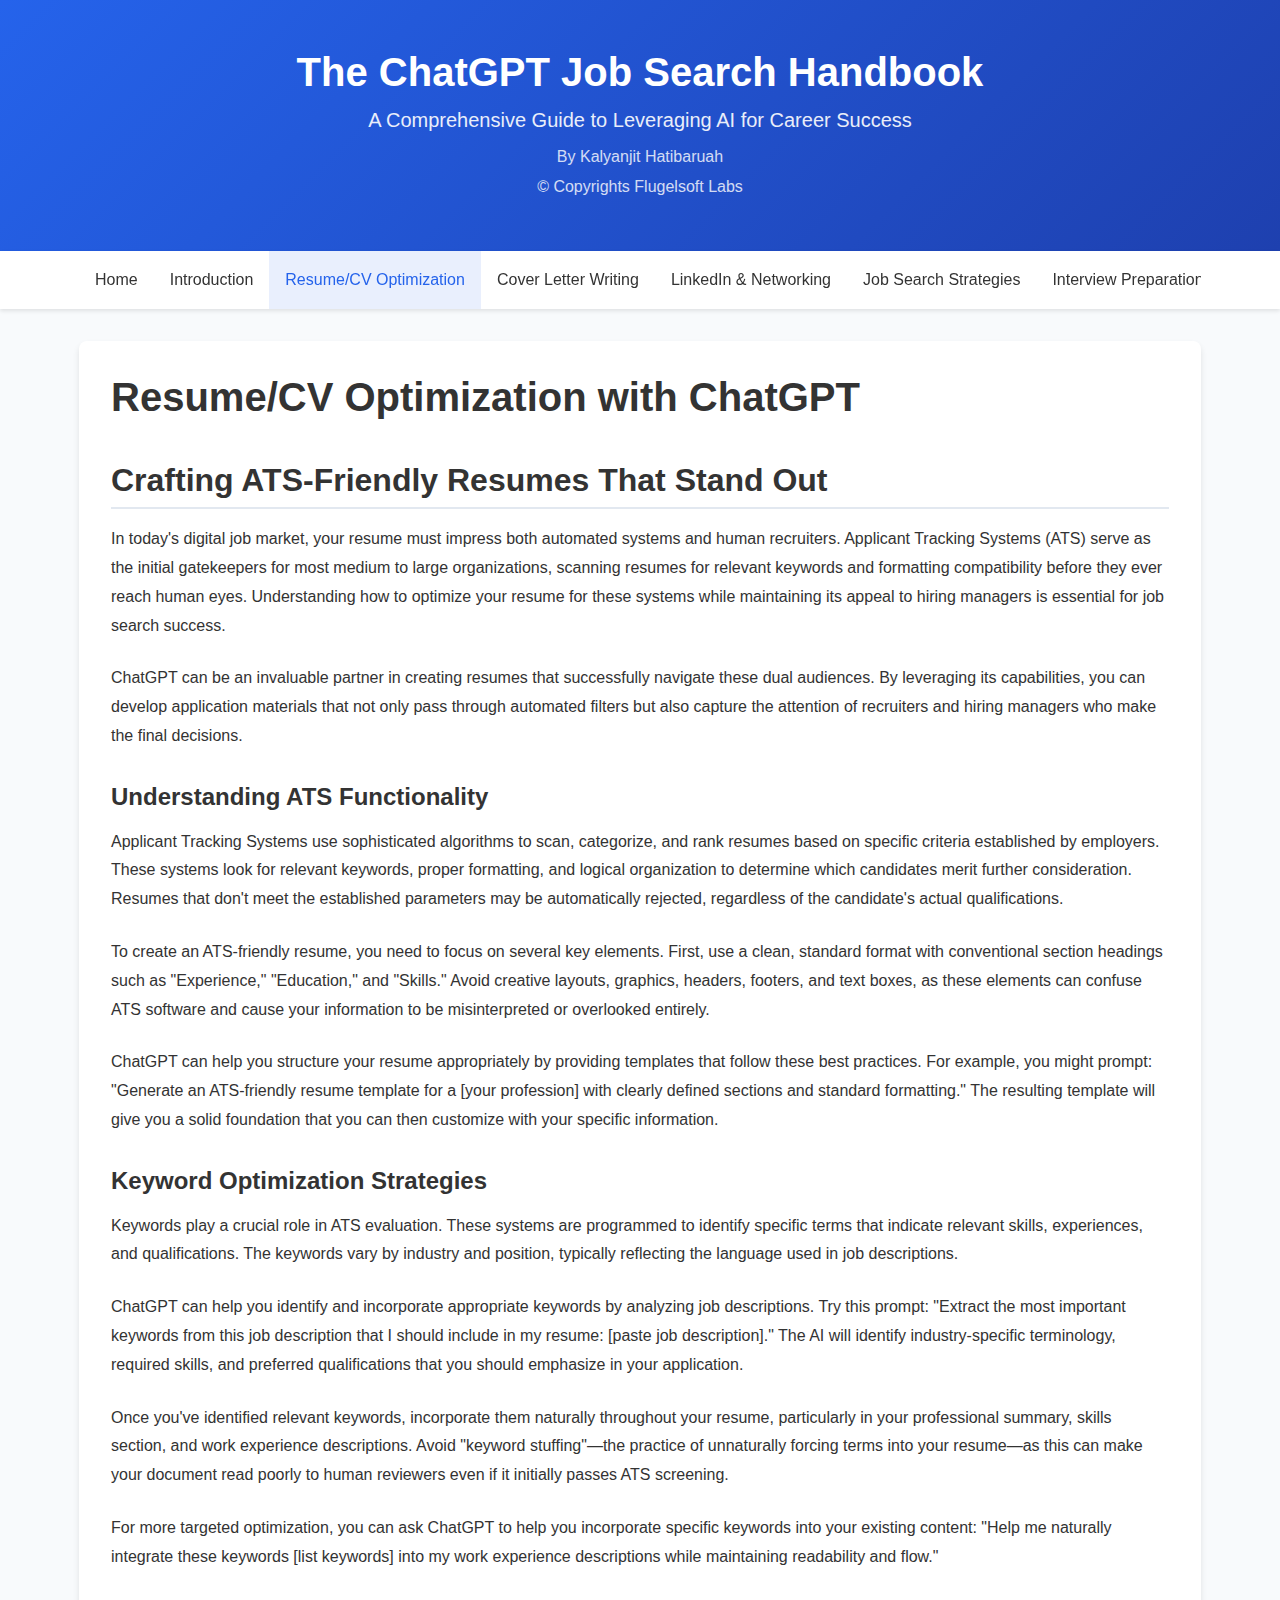
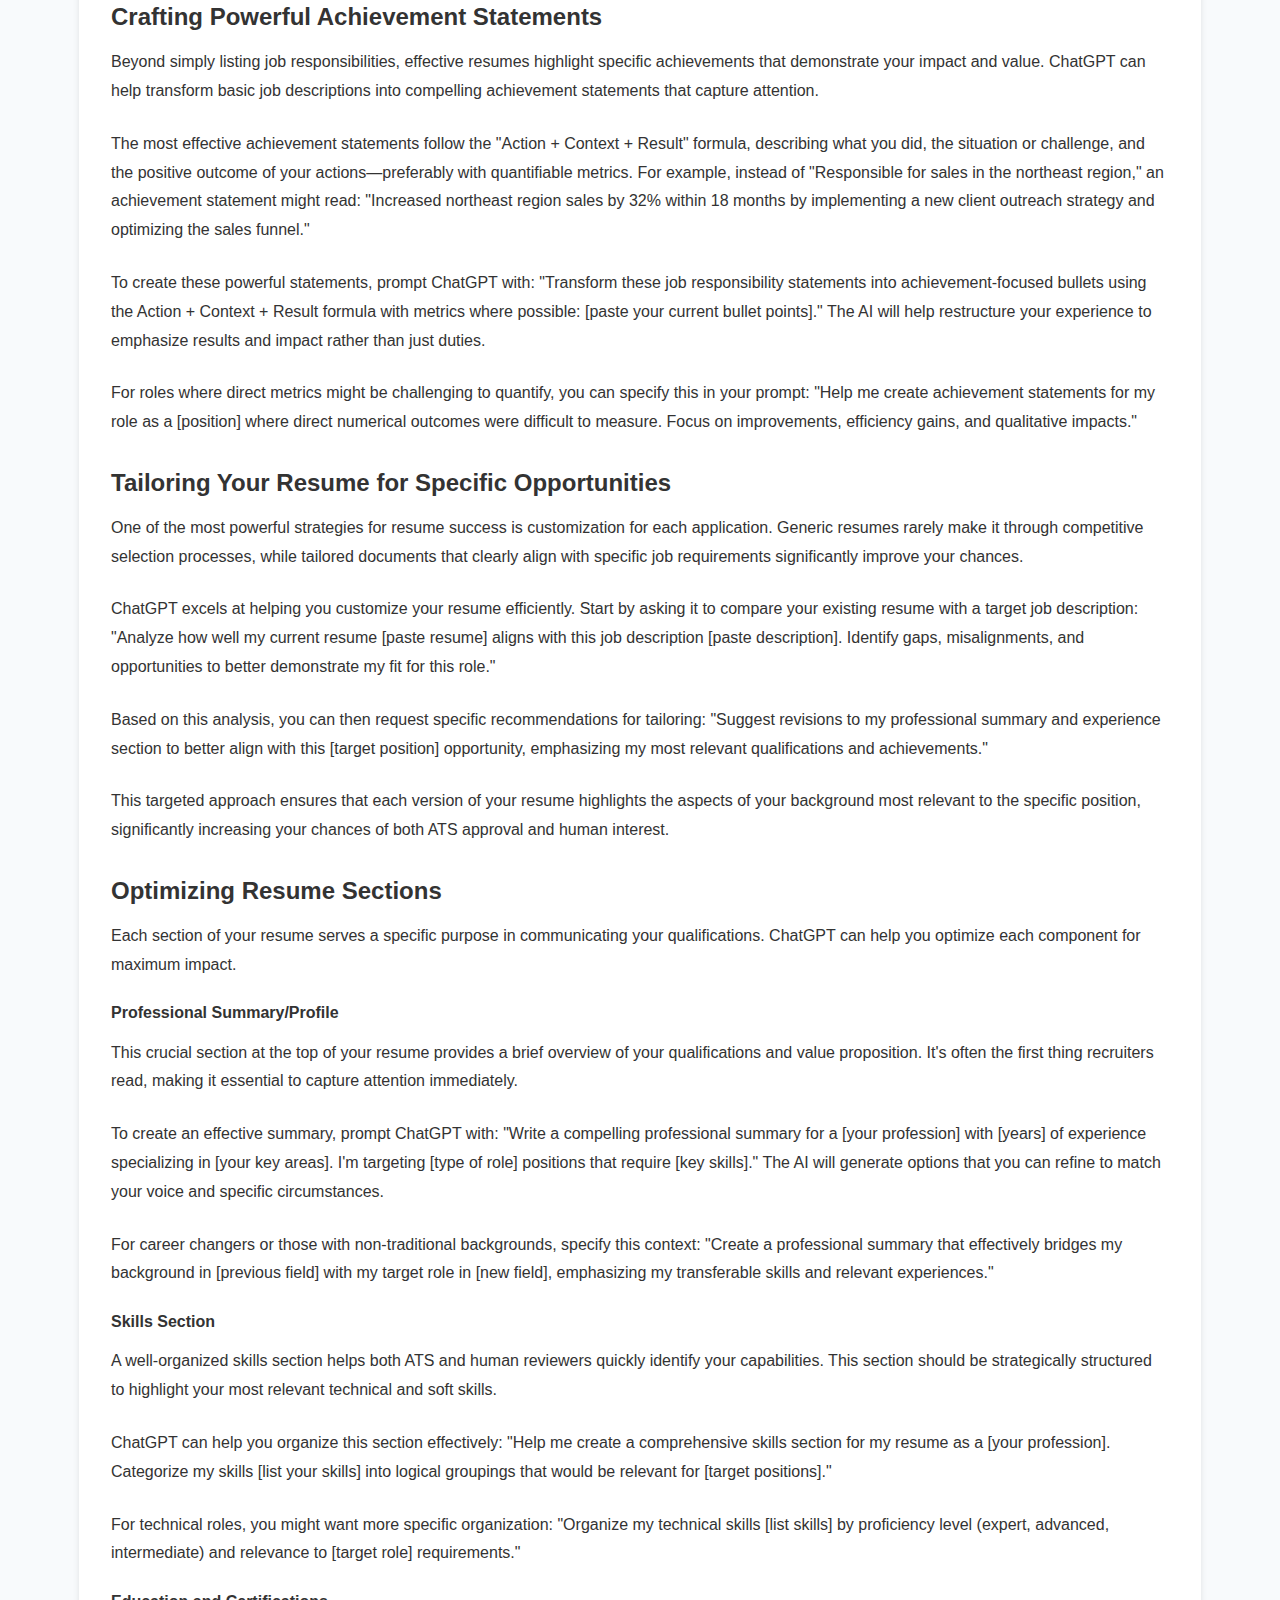
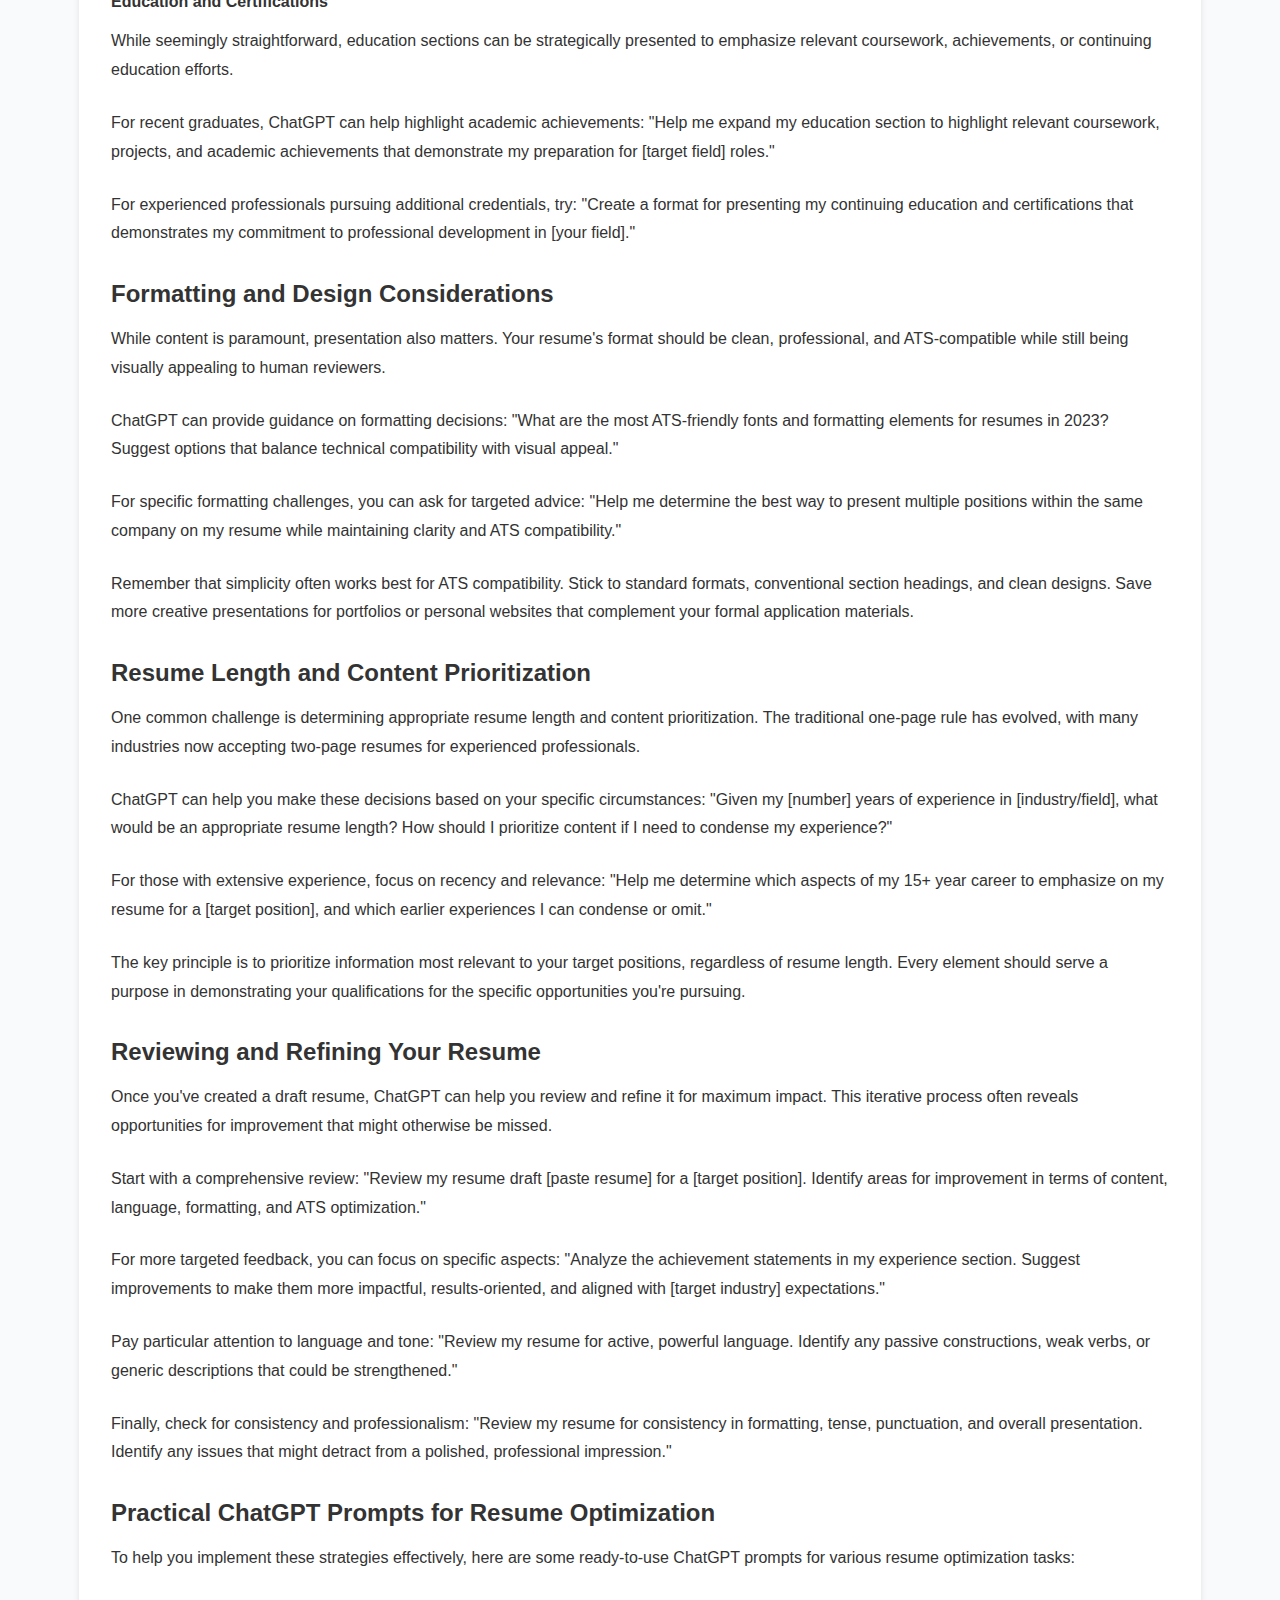
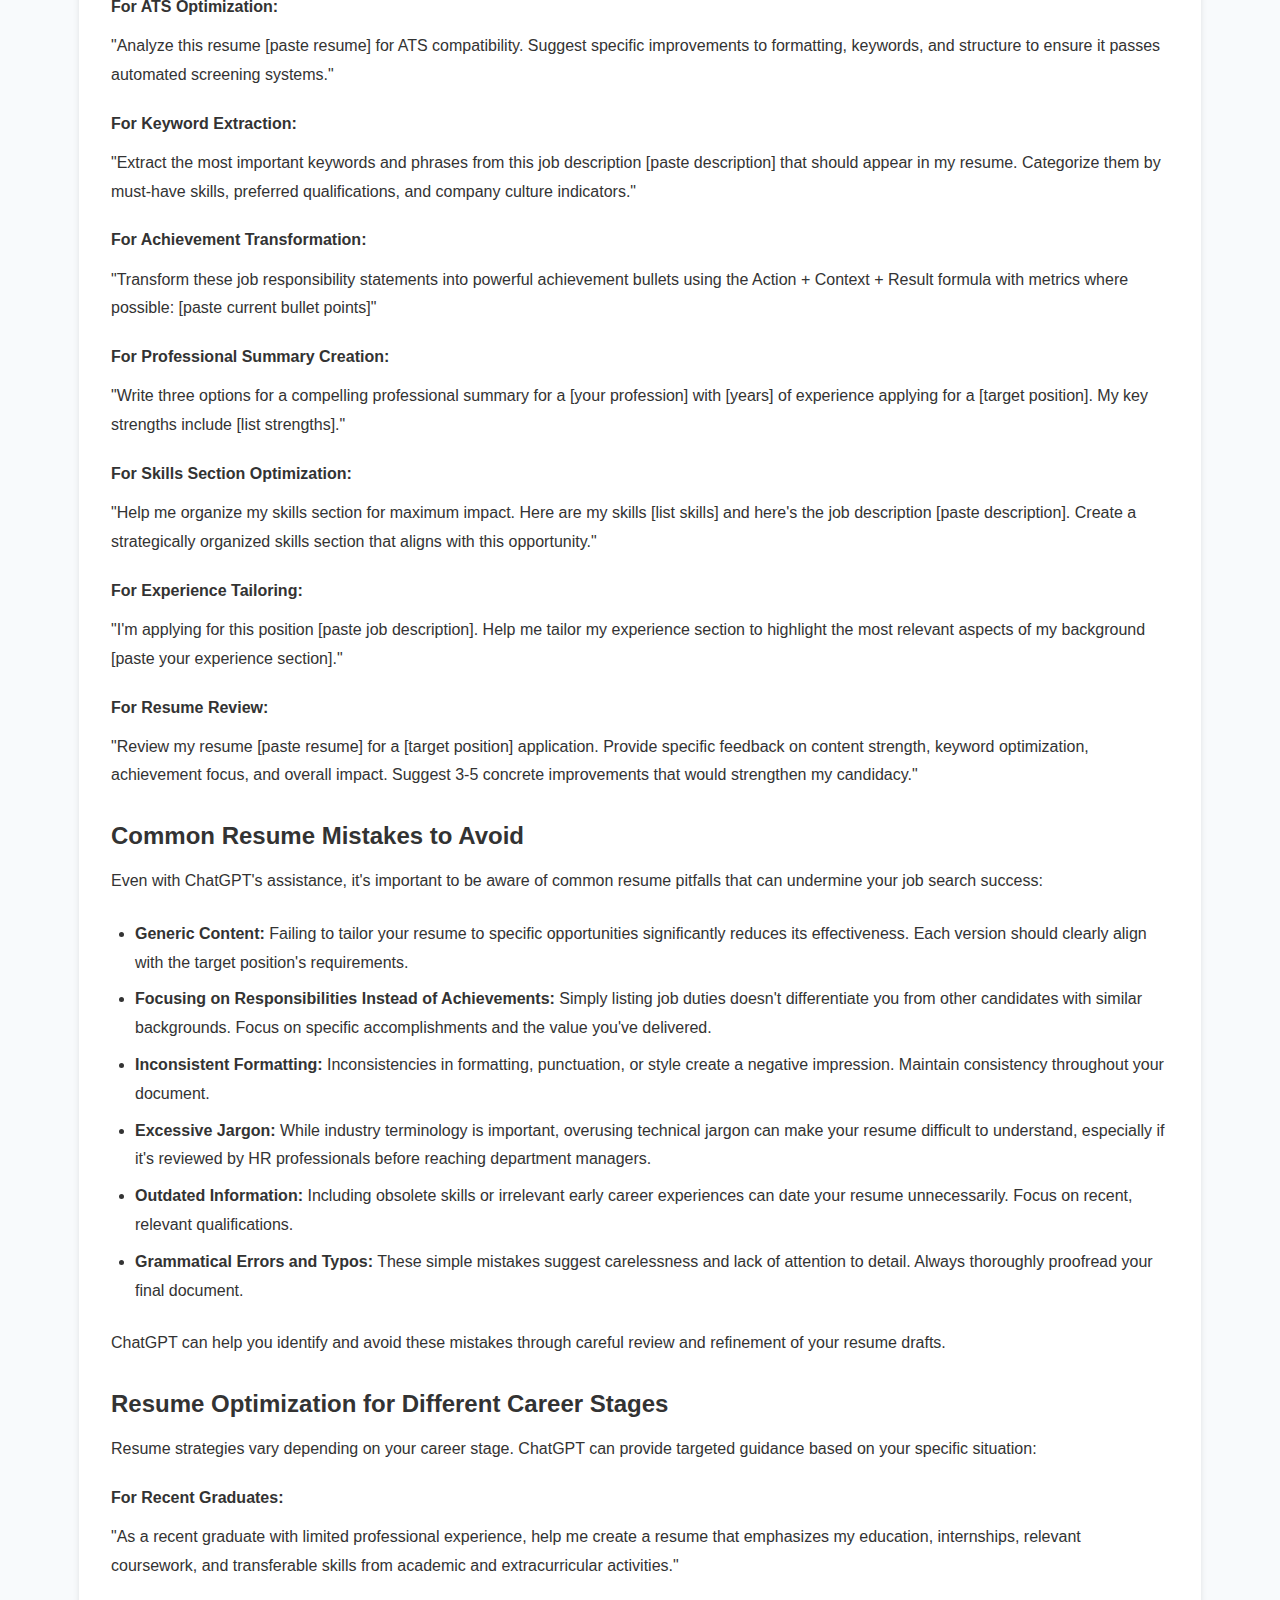
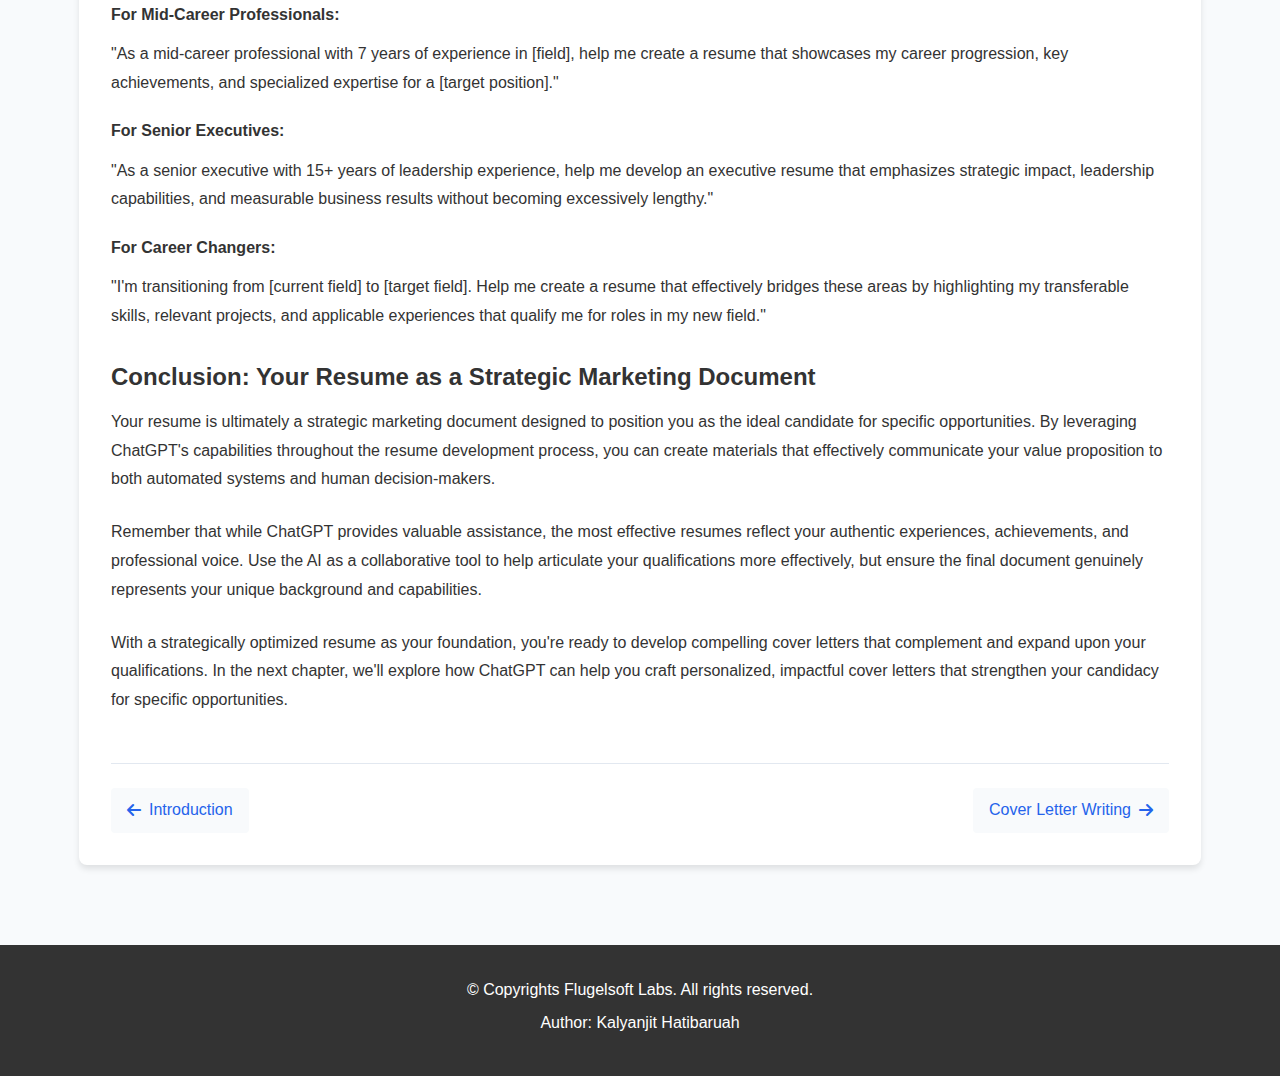
<file: resume-cv.html>
<!DOCTYPE html>
<html lang="en">
<head>
    <meta charset="UTF-8">
    <meta name="viewport" content="width=device-width, initial-scale=1.0">
    <title>Resume/CV Optimization - The ChatGPT Job Search Handbook</title>
    <link rel="stylesheet" href="styles.css">
    <link rel="stylesheet" href="https://cdnjs.cloudflare.com/ajax/libs/font-awesome/6.0.0-beta3/css/all.min.css">
</head>
<body>
    <header>
        <div class="container">
            <h1>The ChatGPT Job Search Handbook</h1>
            <p class="subtitle">A Comprehensive Guide to Leveraging AI for Career Success</p>
            <p class="author">By Kalyanjit Hatibaruah</p>
            <p class="copyright">© Copyrights Flugelsoft Labs</p>
        </div>
    </header>

    <nav id="main-nav">
        <div class="container">
            <button id="menu-toggle"><i class="fas fa-bars"></i></button>
            <ul id="nav-links">
                <li><a href="index.html">Home</a></li>
                <li><a href="introduction.html">Introduction</a></li>
                <li><a href="resume-cv.html" class="active">Resume/CV Optimization</a></li>
                <li><a href="cover-letter.html">Cover Letter Writing</a></li>
                <li><a href="linkedin-networking.html">LinkedIn & Networking</a></li>
                <li><a href="job-search.html">Job Search Strategies</a></li>
                <li><a href="interview.html">Interview Preparation</a></li>
                <li><a href="career-transition.html">Career Transition</a></li>
                <li><a href="salary-negotiation.html">Salary Negotiation</a></li>
                <li><a href="troubleshooting.html">Troubleshooting & FAQs</a></li>
                <li><a href="resources.html">Resources</a></li>
            </ul>
        </div>
    </nav>

    <main>
        <div class="container">
            <section class="content-page">
                <h1>Resume/CV Optimization with ChatGPT</h1>
                
                <h2>Crafting ATS-Friendly Resumes That Stand Out</h2>
                <p>In today's digital job market, your resume must impress both automated systems and human recruiters. Applicant Tracking Systems (ATS) serve as the initial gatekeepers for most medium to large organizations, scanning resumes for relevant keywords and formatting compatibility before they ever reach human eyes. Understanding how to optimize your resume for these systems while maintaining its appeal to hiring managers is essential for job search success.</p>
                
                <p>ChatGPT can be an invaluable partner in creating resumes that successfully navigate these dual audiences. By leveraging its capabilities, you can develop application materials that not only pass through automated filters but also capture the attention of recruiters and hiring managers who make the final decisions.</p>
                
                <h3>Understanding ATS Functionality</h3>
                <p>Applicant Tracking Systems use sophisticated algorithms to scan, categorize, and rank resumes based on specific criteria established by employers. These systems look for relevant keywords, proper formatting, and logical organization to determine which candidates merit further consideration. Resumes that don't meet the established parameters may be automatically rejected, regardless of the candidate's actual qualifications.</p>
                
                <p>To create an ATS-friendly resume, you need to focus on several key elements. First, use a clean, standard format with conventional section headings such as "Experience," "Education," and "Skills." Avoid creative layouts, graphics, headers, footers, and text boxes, as these elements can confuse ATS software and cause your information to be misinterpreted or overlooked entirely.</p>
                
                <p>ChatGPT can help you structure your resume appropriately by providing templates that follow these best practices. For example, you might prompt: "Generate an ATS-friendly resume template for a [your profession] with clearly defined sections and standard formatting." The resulting template will give you a solid foundation that you can then customize with your specific information.</p>
                
                <h3>Keyword Optimization Strategies</h3>
                <p>Keywords play a crucial role in ATS evaluation. These systems are programmed to identify specific terms that indicate relevant skills, experiences, and qualifications. The keywords vary by industry and position, typically reflecting the language used in job descriptions.</p>
                
                <p>ChatGPT can help you identify and incorporate appropriate keywords by analyzing job descriptions. Try this prompt: "Extract the most important keywords from this job description that I should include in my resume: [paste job description]." The AI will identify industry-specific terminology, required skills, and preferred qualifications that you should emphasize in your application.</p>
                
                <p>Once you've identified relevant keywords, incorporate them naturally throughout your resume, particularly in your professional summary, skills section, and work experience descriptions. Avoid "keyword stuffing"—the practice of unnaturally forcing terms into your resume—as this can make your document read poorly to human reviewers even if it initially passes ATS screening.</p>
                
                <p>For more targeted optimization, you can ask ChatGPT to help you incorporate specific keywords into your existing content: "Help me naturally integrate these keywords [list keywords] into my work experience descriptions while maintaining readability and flow."</p>
                
                <h3>Crafting Powerful Achievement Statements</h3>
                <p>Beyond simply listing job responsibilities, effective resumes highlight specific achievements that demonstrate your impact and value. ChatGPT can help transform basic job descriptions into compelling achievement statements that capture attention.</p>
                
                <p>The most effective achievement statements follow the "Action + Context + Result" formula, describing what you did, the situation or challenge, and the positive outcome of your actions—preferably with quantifiable metrics. For example, instead of "Responsible for sales in the northeast region," an achievement statement might read: "Increased northeast region sales by 32% within 18 months by implementing a new client outreach strategy and optimizing the sales funnel."</p>
                
                <p>To create these powerful statements, prompt ChatGPT with: "Transform these job responsibility statements into achievement-focused bullets using the Action + Context + Result formula with metrics where possible: [paste your current bullet points]." The AI will help restructure your experience to emphasize results and impact rather than just duties.</p>
                
                <p>For roles where direct metrics might be challenging to quantify, you can specify this in your prompt: "Help me create achievement statements for my role as a [position] where direct numerical outcomes were difficult to measure. Focus on improvements, efficiency gains, and qualitative impacts."</p>
                
                <h3>Tailoring Your Resume for Specific Opportunities</h3>
                <p>One of the most powerful strategies for resume success is customization for each application. Generic resumes rarely make it through competitive selection processes, while tailored documents that clearly align with specific job requirements significantly improve your chances.</p>
                
                <p>ChatGPT excels at helping you customize your resume efficiently. Start by asking it to compare your existing resume with a target job description: "Analyze how well my current resume [paste resume] aligns with this job description [paste description]. Identify gaps, misalignments, and opportunities to better demonstrate my fit for this role."</p>
                
                <p>Based on this analysis, you can then request specific recommendations for tailoring: "Suggest revisions to my professional summary and experience section to better align with this [target position] opportunity, emphasizing my most relevant qualifications and achievements."</p>
                
                <p>This targeted approach ensures that each version of your resume highlights the aspects of your background most relevant to the specific position, significantly increasing your chances of both ATS approval and human interest.</p>
                
                <h3>Optimizing Resume Sections</h3>
                <p>Each section of your resume serves a specific purpose in communicating your qualifications. ChatGPT can help you optimize each component for maximum impact.</p>
                
                <h4>Professional Summary/Profile</h4>
                <p>This crucial section at the top of your resume provides a brief overview of your qualifications and value proposition. It's often the first thing recruiters read, making it essential to capture attention immediately.</p>
                
                <p>To create an effective summary, prompt ChatGPT with: "Write a compelling professional summary for a [your profession] with [years] of experience specializing in [your key areas]. I'm targeting [type of role] positions that require [key skills]." The AI will generate options that you can refine to match your voice and specific circumstances.</p>
                
                <p>For career changers or those with non-traditional backgrounds, specify this context: "Create a professional summary that effectively bridges my background in [previous field] with my target role in [new field], emphasizing my transferable skills and relevant experiences."</p>
                
                <h4>Skills Section</h4>
                <p>A well-organized skills section helps both ATS and human reviewers quickly identify your capabilities. This section should be strategically structured to highlight your most relevant technical and soft skills.</p>
                
                <p>ChatGPT can help you organize this section effectively: "Help me create a comprehensive skills section for my resume as a [your profession]. Categorize my skills [list your skills] into logical groupings that would be relevant for [target positions]."</p>
                
                <p>For technical roles, you might want more specific organization: "Organize my technical skills [list skills] by proficiency level (expert, advanced, intermediate) and relevance to [target role] requirements."</p>
                
                <h4>Education and Certifications</h4>
                <p>While seemingly straightforward, education sections can be strategically presented to emphasize relevant coursework, achievements, or continuing education efforts.</p>
                
                <p>For recent graduates, ChatGPT can help highlight academic achievements: "Help me expand my education section to highlight relevant coursework, projects, and academic achievements that demonstrate my preparation for [target field] roles."</p>
                
                <p>For experienced professionals pursuing additional credentials, try: "Create a format for presenting my continuing education and certifications that demonstrates my commitment to professional development in [your field]."</p>
                
                <h3>Formatting and Design Considerations</h3>
                <p>While content is paramount, presentation also matters. Your resume's format should be clean, professional, and ATS-compatible while still being visually appealing to human reviewers.</p>
                
                <p>ChatGPT can provide guidance on formatting decisions: "What are the most ATS-friendly fonts and formatting elements for resumes in 2023? Suggest options that balance technical compatibility with visual appeal."</p>
                
                <p>For specific formatting challenges, you can ask for targeted advice: "Help me determine the best way to present multiple positions within the same company on my resume while maintaining clarity and ATS compatibility."</p>
                
                <p>Remember that simplicity often works best for ATS compatibility. Stick to standard formats, conventional section headings, and clean designs. Save more creative presentations for portfolios or personal websites that complement your formal application materials.</p>
                
                <h3>Resume Length and Content Prioritization</h3>
                <p>One common challenge is determining appropriate resume length and content prioritization. The traditional one-page rule has evolved, with many industries now accepting two-page resumes for experienced professionals.</p>
                
                <p>ChatGPT can help you make these decisions based on your specific circumstances: "Given my [number] years of experience in [industry/field], what would be an appropriate resume length? How should I prioritize content if I need to condense my experience?"</p>
                
                <p>For those with extensive experience, focus on recency and relevance: "Help me determine which aspects of my 15+ year career to emphasize on my resume for a [target position], and which earlier experiences I can condense or omit."</p>
                
                <p>The key principle is to prioritize information most relevant to your target positions, regardless of resume length. Every element should serve a purpose in demonstrating your qualifications for the specific opportunities you're pursuing.</p>
                
                <h3>Reviewing and Refining Your Resume</h3>
                <p>Once you've created a draft resume, ChatGPT can help you review and refine it for maximum impact. This iterative process often reveals opportunities for improvement that might otherwise be missed.</p>
                
                <p>Start with a comprehensive review: "Review my resume draft [paste resume] for a [target position]. Identify areas for improvement in terms of content, language, formatting, and ATS optimization."</p>
                
                <p>For more targeted feedback, you can focus on specific aspects: "Analyze the achievement statements in my experience section. Suggest improvements to make them more impactful, results-oriented, and aligned with [target industry] expectations."</p>
                
                <p>Pay particular attention to language and tone: "Review my resume for active, powerful language. Identify any passive constructions, weak verbs, or generic descriptions that could be strengthened."</p>
                
                <p>Finally, check for consistency and professionalism: "Review my resume for consistency in formatting, tense, punctuation, and overall presentation. Identify any issues that might detract from a polished, professional impression."</p>
                
                <h3>Practical ChatGPT Prompts for Resume Optimization</h3>
                <p>To help you implement these strategies effectively, here are some ready-to-use ChatGPT prompts for various resume optimization tasks:</p>
                
                <h4>For ATS Optimization:</h4>
                <p>"Analyze this resume [paste resume] for ATS compatibility. Suggest specific improvements to formatting, keywords, and structure to ensure it passes automated screening systems."</p>
                
                <h4>For Keyword Extraction:</h4>
                <p>"Extract the most important keywords and phrases from this job description [paste description] that should appear in my resume. Categorize them by must-have skills, preferred qualifications, and company culture indicators."</p>
                
                <h4>For Achievement Transformation:</h4>
                <p>"Transform these job responsibility statements into powerful achievement bullets using the Action + Context + Result formula with metrics where possible: [paste current bullet points]"</p>
                
                <h4>For Professional Summary Creation:</h4>
                <p>"Write three options for a compelling professional summary for a [your profession] with [years] of experience applying for a [target position]. My key strengths include [list strengths]."</p>
                
                <h4>For Skills Section Optimization:</h4>
                <p>"Help me organize my skills section for maximum impact. Here are my skills [list skills] and here's the job description [paste description]. Create a strategically organized skills section that aligns with this opportunity."</p>
                
                <h4>For Experience Tailoring:</h4>
                <p>"I'm applying for this position [paste job description]. Help me tailor my experience section to highlight the most relevant aspects of my background [paste your experience section]."</p>
                
                <h4>For Resume Review:</h4>
                <p>"Review my resume [paste resume] for a [target position] application. Provide specific feedback on content strength, keyword optimization, achievement focus, and overall impact. Suggest 3-5 concrete improvements that would strengthen my candidacy."</p>
                
                <h3>Common Resume Mistakes to Avoid</h3>
                <p>Even with ChatGPT's assistance, it's important to be aware of common resume pitfalls that can undermine your job search success:</p>
                
                <ul>
                    <li><strong>Generic Content:</strong> Failing to tailor your resume to specific opportunities significantly reduces its effectiveness. Each version should clearly align with the target position's requirements.</li>
                    <li><strong>Focusing on Responsibilities Instead of Achievements:</strong> Simply listing job duties doesn't differentiate you from other candidates with similar backgrounds. Focus on specific accomplishments and the value you've delivered.</li>
                    <li><strong>Inconsistent Formatting:</strong> Inconsistencies in formatting, punctuation, or style create a negative impression. Maintain consistency throughout your document.</li>
                    <li><strong>Excessive Jargon:</strong> While industry terminology is important, overusing technical jargon can make your resume difficult to understand, especially if it's reviewed by HR professionals before reaching department managers.</li>
                    <li><strong>Outdated Information:</strong> Including obsolete skills or irrelevant early career experiences can date your resume unnecessarily. Focus on recent, relevant qualifications.</li>
                    <li><strong>Grammatical Errors and Typos:</strong> These simple mistakes suggest carelessness and lack of attention to detail. Always thoroughly proofread your final document.</li>
                </ul>
                
                <p>ChatGPT can help you identify and avoid these mistakes through careful review and refinement of your resume drafts.</p>
                
                <h3>Resume Optimization for Different Career Stages</h3>
                <p>Resume strategies vary depending on your career stage. ChatGPT can provide targeted guidance based on your specific situation:</p>
                
                <h4>For Recent Graduates:</h4>
                <p>"As a recent graduate with limited professional experience, help me create a resume that emphasizes my education, internships, relevant coursework, and transferable skills from academic and extracurricular activities."</p>
                
                <h4>For Mid-Career Professionals:</h4>
                <p>"As a mid-career professional with 7 years of experience in [field], help me create a resume that showcases my career progression, key achievements, and specialized expertise for a [target position]."</p>
                
                <h4>For Senior Executives:</h4>
                <p>"As a senior executive with 15+ years of leadership experience, help me develop an executive resume that emphasizes strategic impact, leadership capabilities, and measurable business results without becoming excessively lengthy."</p>
                
                <h4>For Career Changers:</h4>
                <p>"I'm transitioning from [current field] to [target field]. Help me create a resume that effectively bridges these areas by highlighting my transferable skills, relevant projects, and applicable experiences that qualify me for roles in my new field."</p>
                
                <h3>Conclusion: Your Resume as a Strategic Marketing Document</h3>
                <p>Your resume is ultimately a strategic marketing document designed to position you as the ideal candidate for specific opportunities. By leveraging ChatGPT's capabilities throughout the resume development process, you can create materials that effectively communicate your value proposition to both automated systems and human decision-makers.</p>
                
                <p>Remember that while ChatGPT provides valuable assistance, the most effective resumes reflect your authentic experiences, achievements, and professional voice. Use the AI as a collaborative tool to help articulate your qualifications more effectively, but ensure the final document genuinely represents your unique background and capabilities.</p>
                
                <p>With a strategically optimized resume as your foundation, you're ready to develop compelling cover letters that complement and expand upon your qualifications. In the next chapter, we'll explore how ChatGPT can help you craft personalized, impactful cover letters that strengthen your candidacy for specific opportunities.</p>
                
                <div class="page-navigation">
                    <a href="introduction.html" class="prev"><i class="fas fa-arrow-left"></i> Introduction</a>
                    <a href="cover-letter.html" class="next">Cover Letter Writing <i class="fas fa-arrow-right"></i></a>
                </div>
            </section>
        </div>
    </main>

    <footer>
        <div class="container">
            <p>© Copyrights Flugelsoft Labs. All rights reserved.</p>
            <p>Author: Kalyanjit Hatibaruah</p>
        </div>
    </footer>

    <script src="script.js"></script>
</body>
</html>
</file>
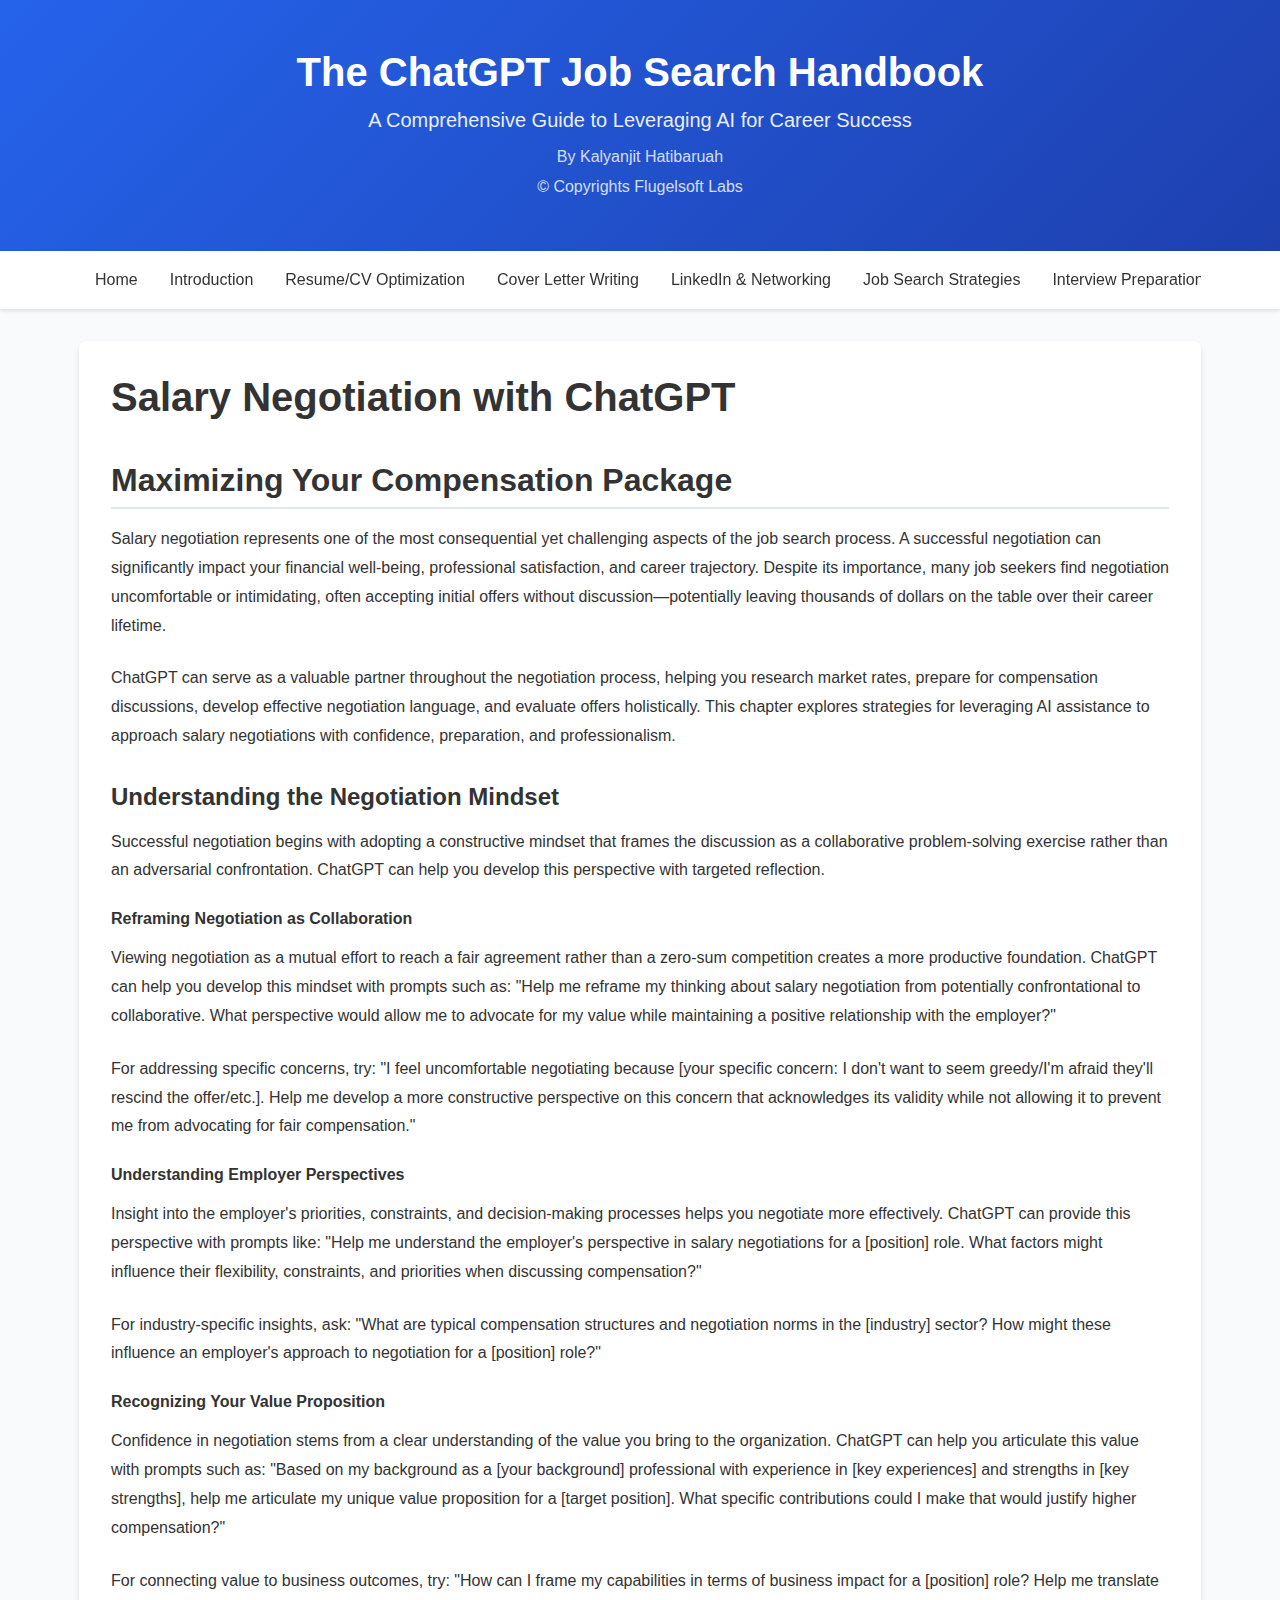
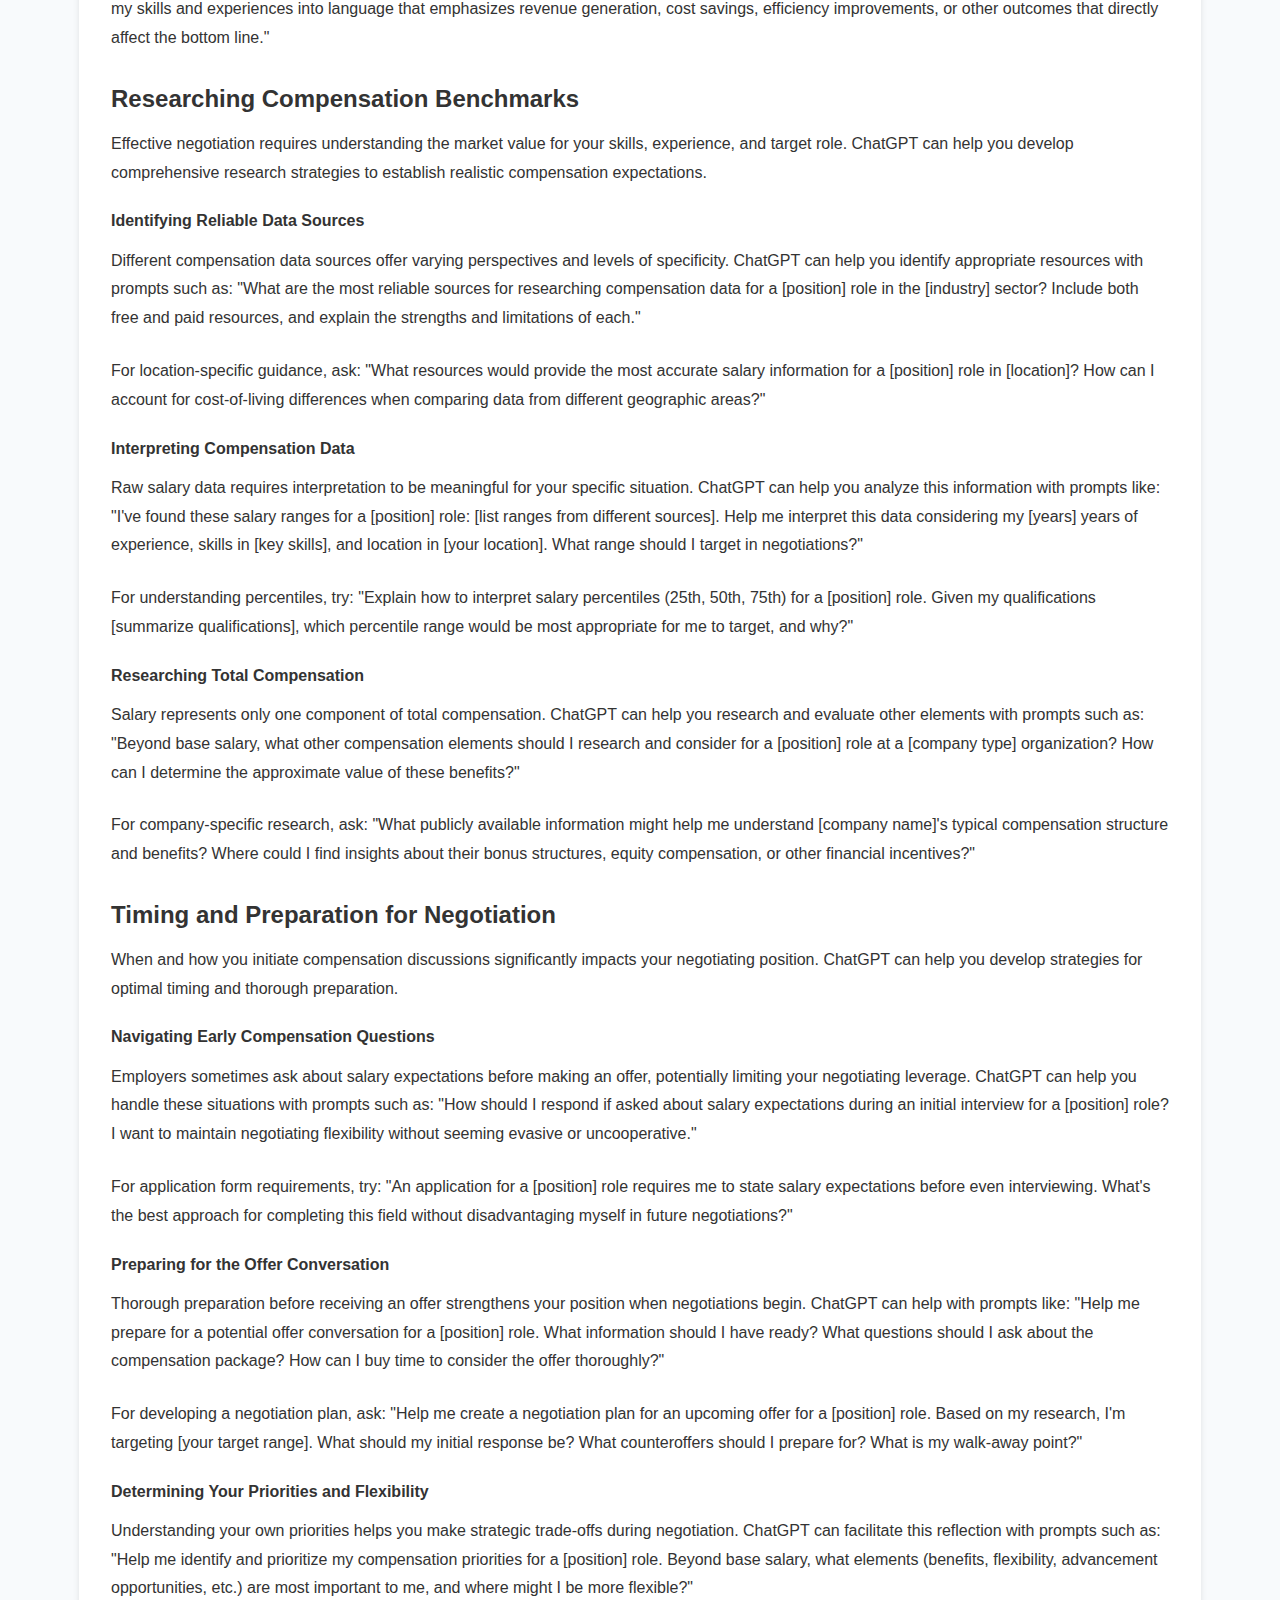
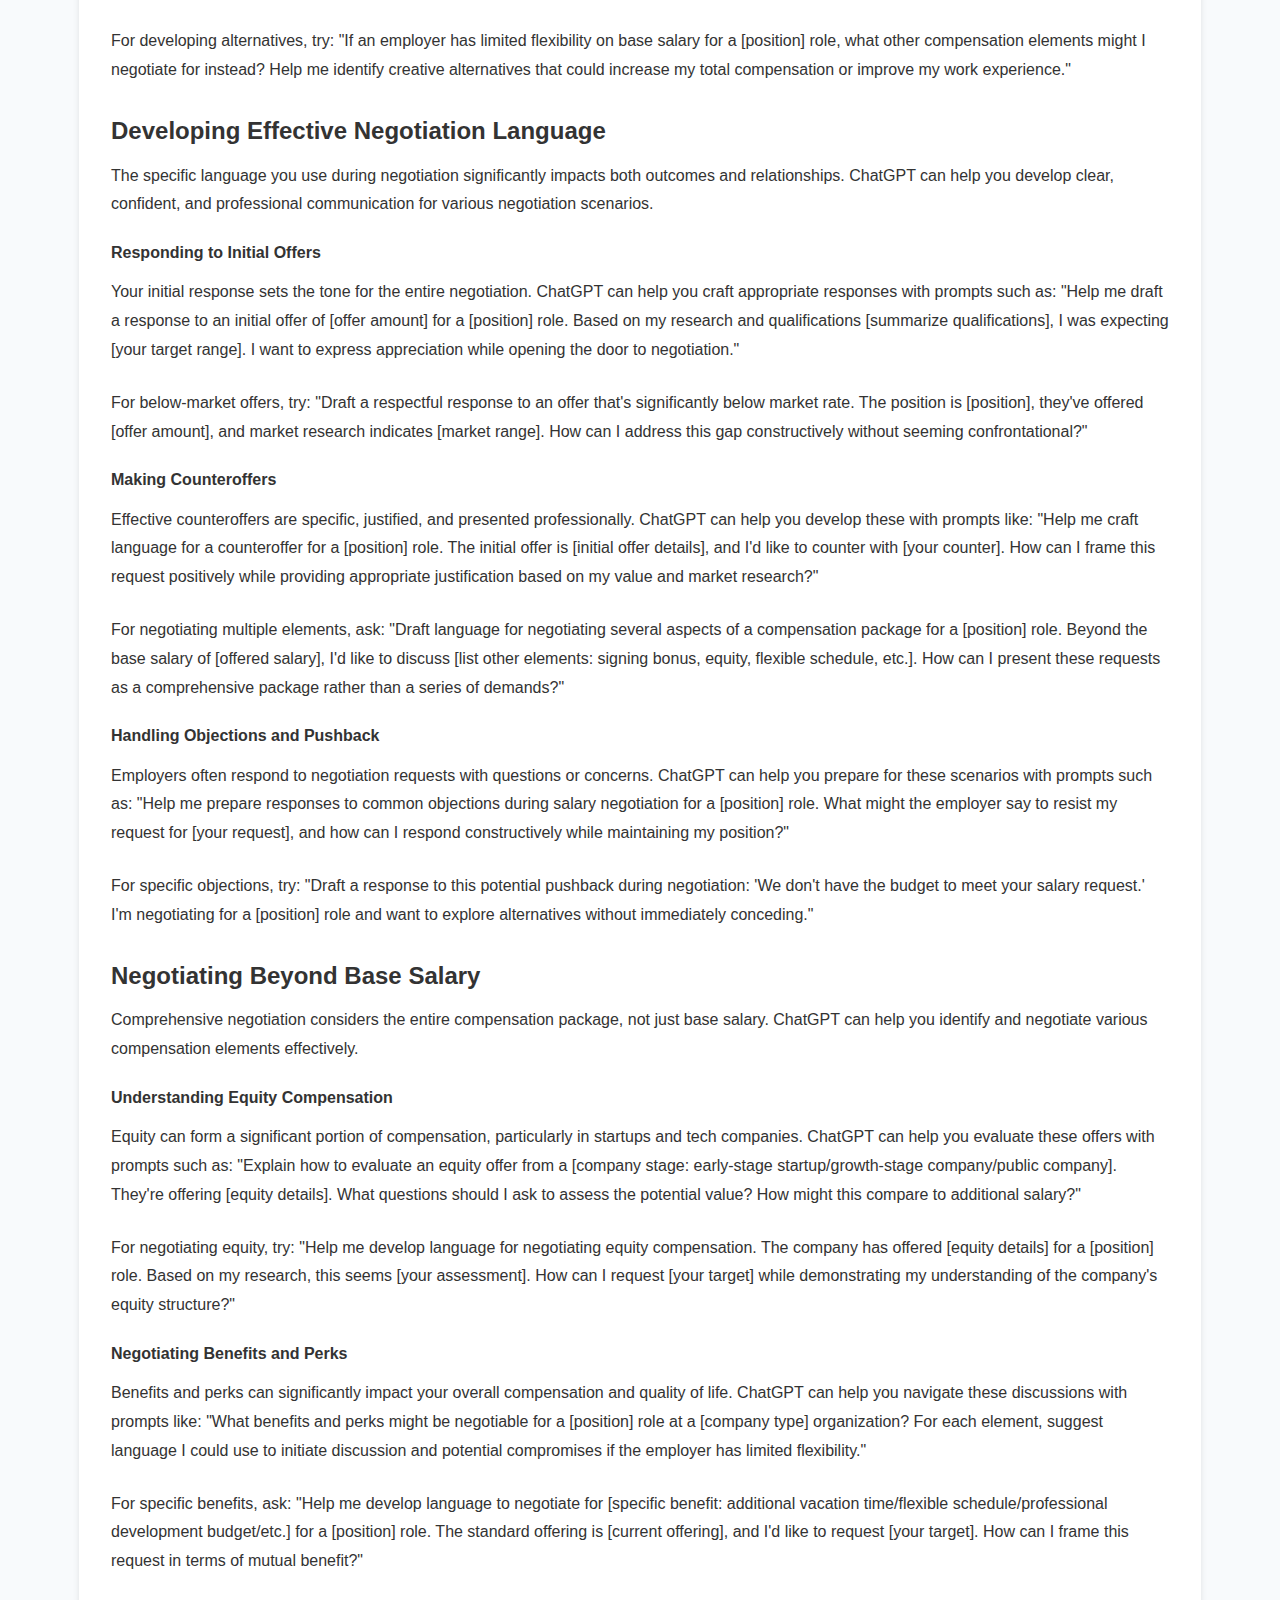
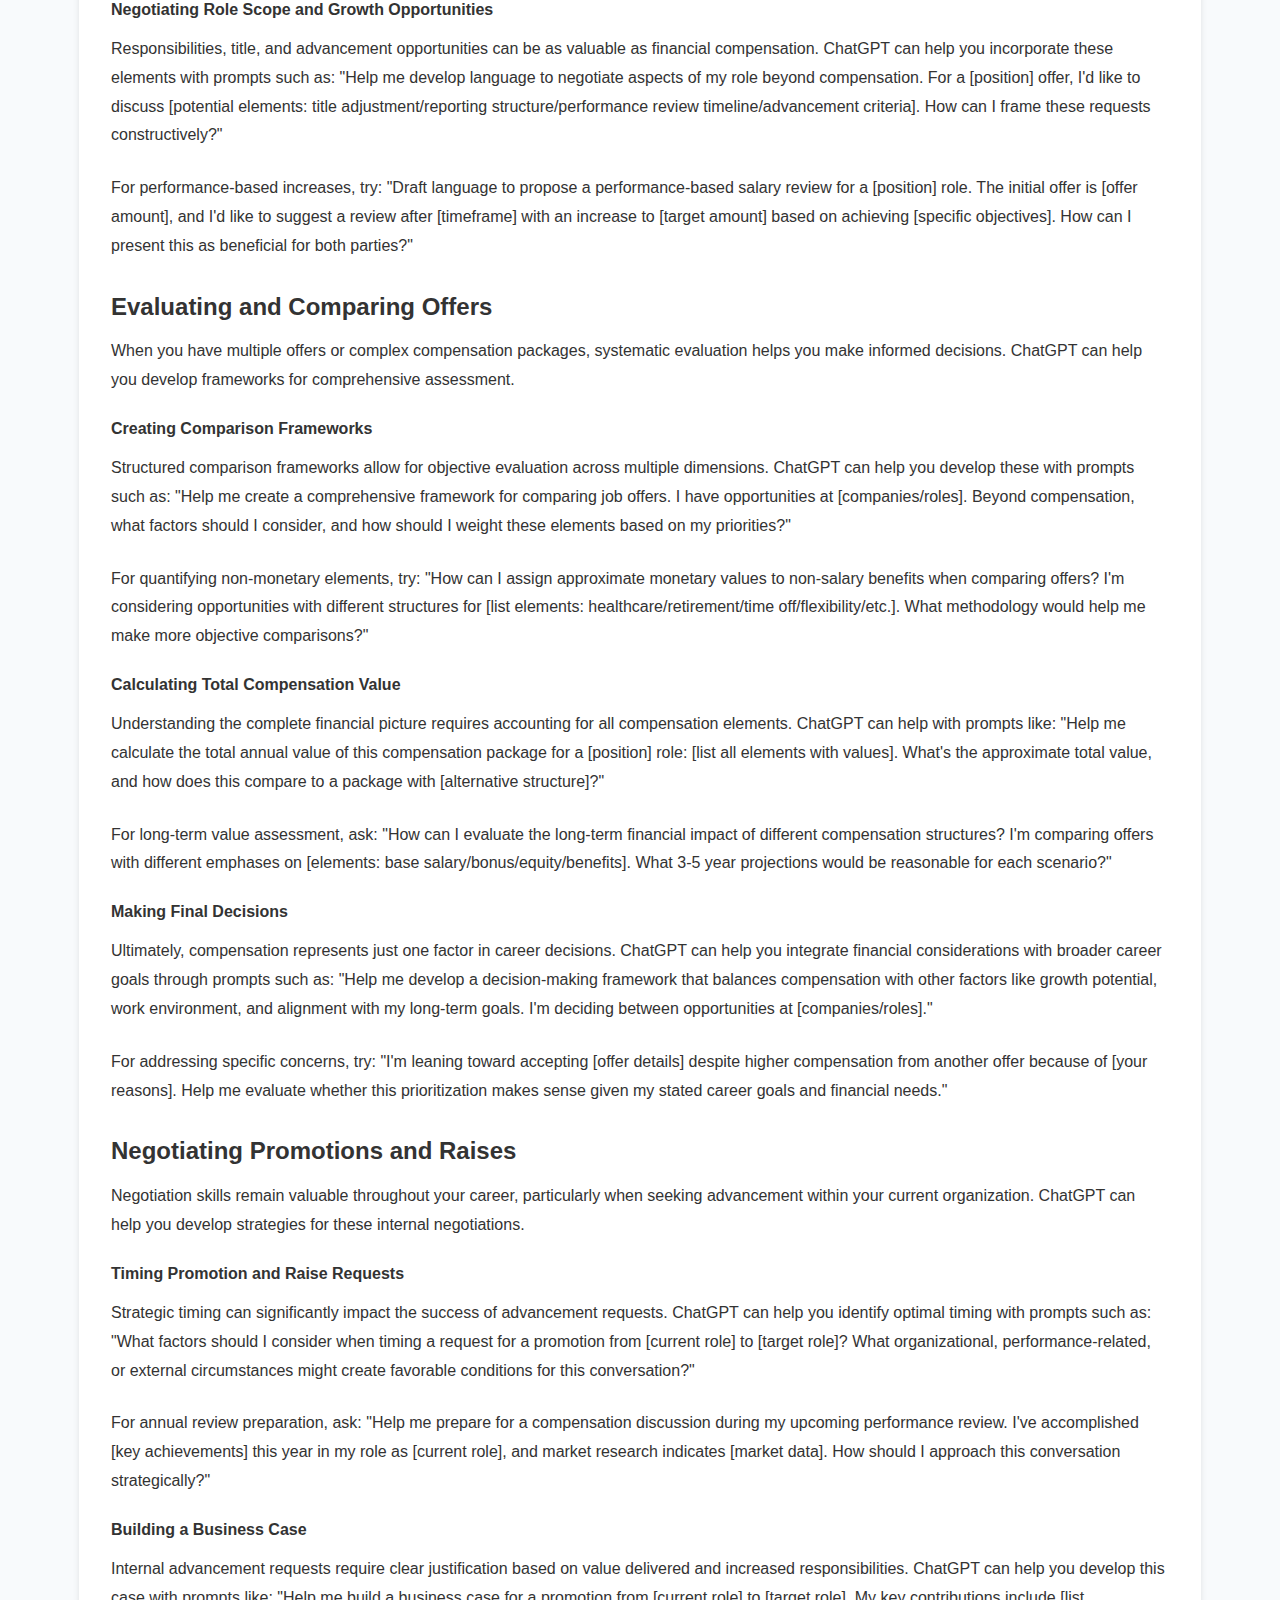
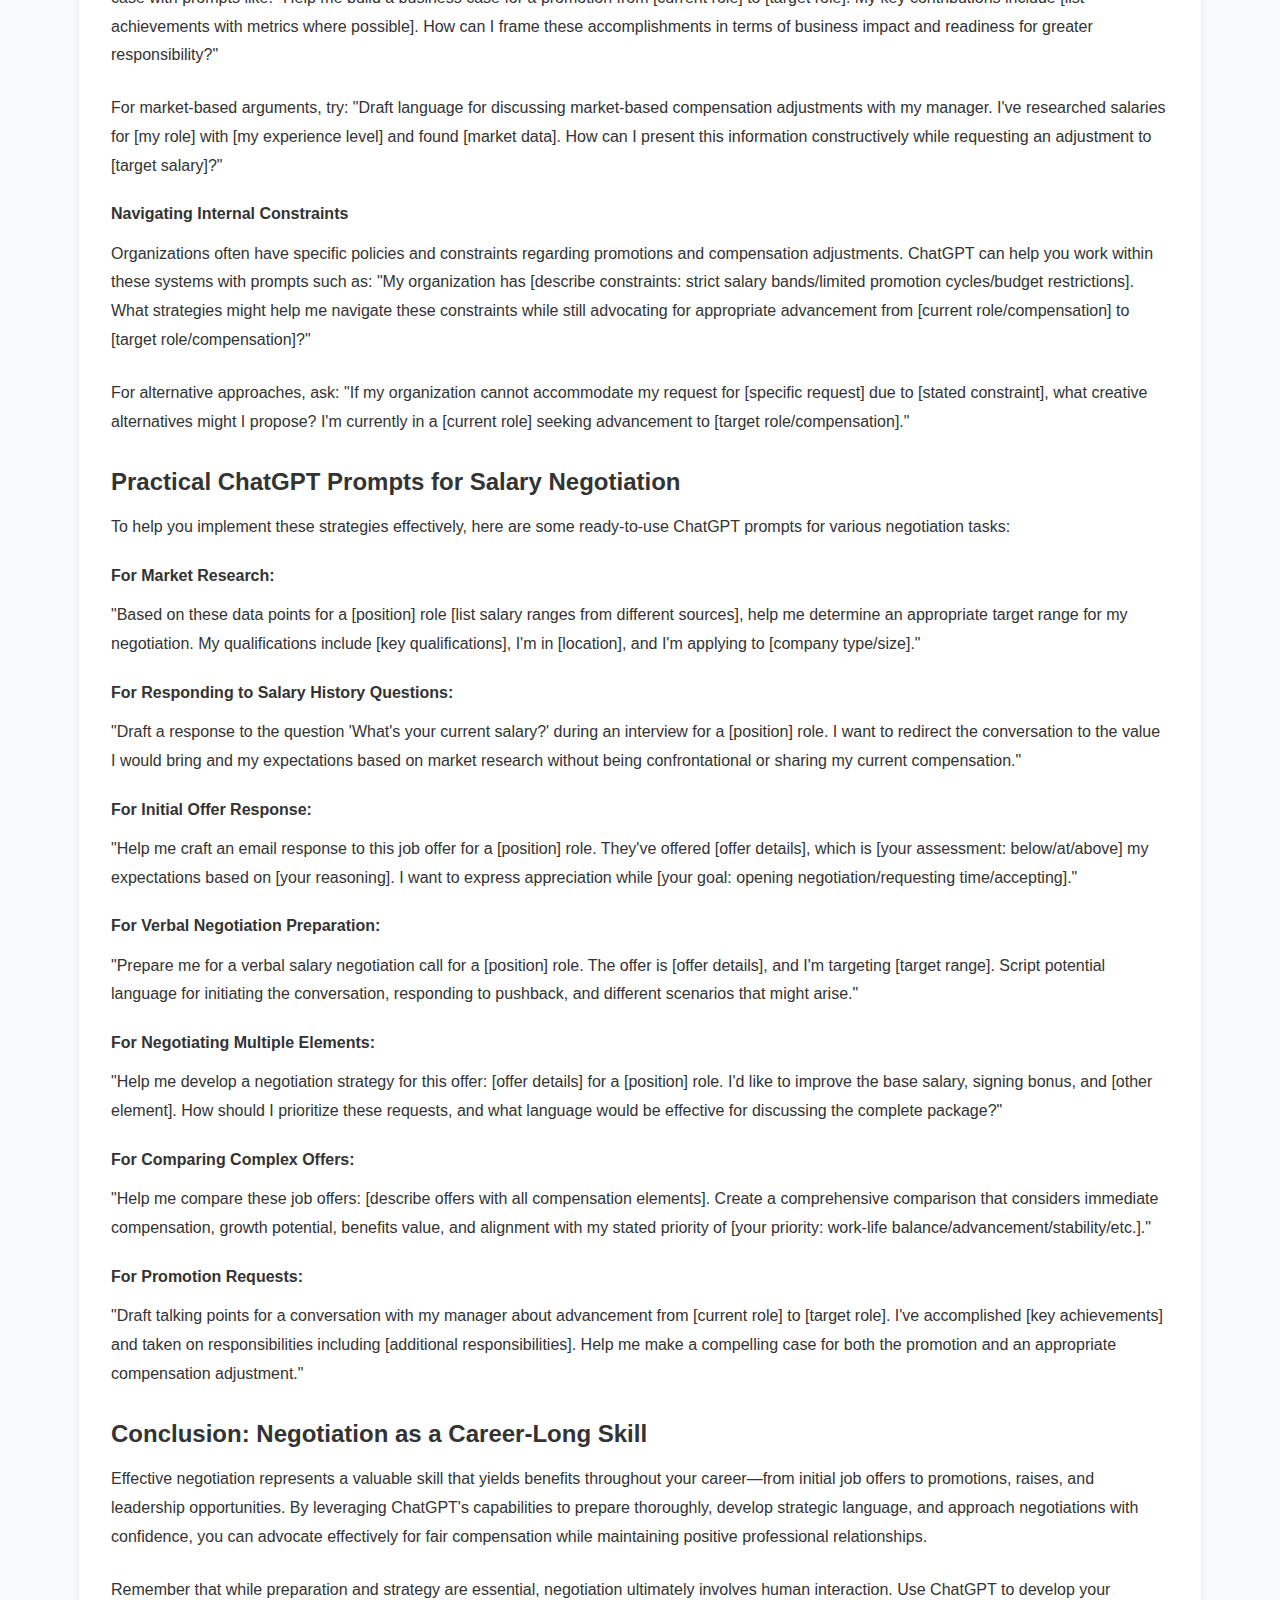
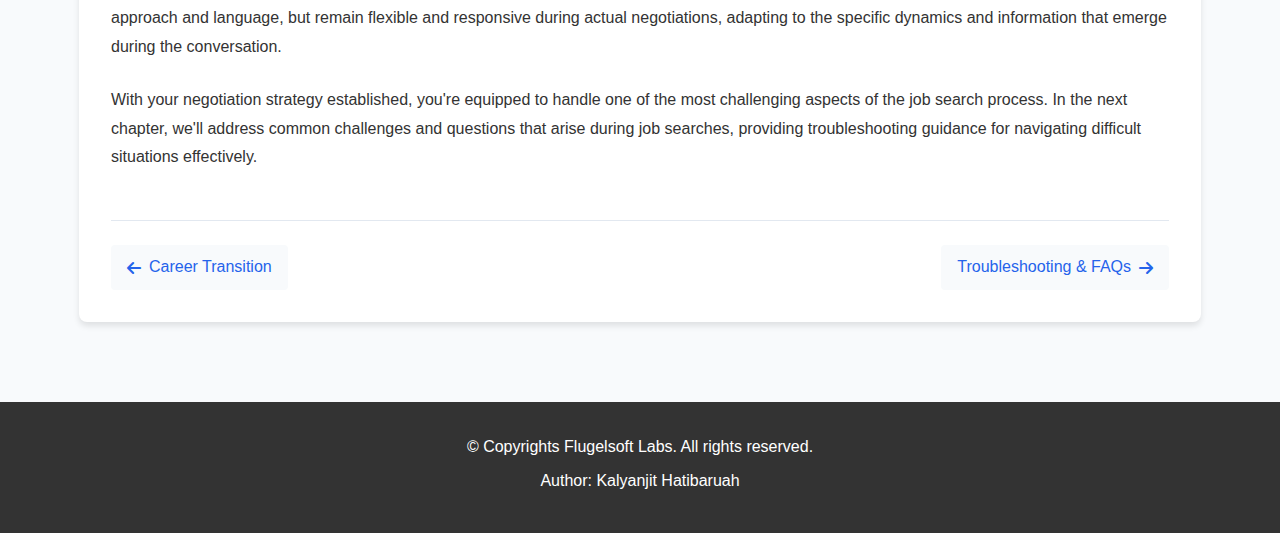
<file: salary-negotiation.html>
<!DOCTYPE html>
<html lang="en">
<head>
    <meta charset="UTF-8">
    <meta name="viewport" content="width=device-width, initial-scale=1.0">
    <title>Salary Negotiation - The ChatGPT Job Search Handbook</title>
    <link rel="stylesheet" href="styles.css">
    <link rel="stylesheet" href="https://cdnjs.cloudflare.com/ajax/libs/font-awesome/6.0.0-beta3/css/all.min.css">
</head>
<body>
    <header>
        <div class="container">
            <h1>The ChatGPT Job Search Handbook</h1>
            <p class="subtitle">A Comprehensive Guide to Leveraging AI for Career Success</p>
            <p class="author">By Kalyanjit Hatibaruah</p>
            <p class="copyright">© Copyrights Flugelsoft Labs</p>
        </div>
    </header>

    <nav id="main-nav">
        <div class="container">
            <button id="menu-toggle"><i class="fas fa-bars"></i></button>
            <ul id="nav-links">
                <li><a href="index.html">Home</a></li>
                <li><a href="introduction.html">Introduction</a></li>
                <li><a href="resume-cv.html">Resume/CV Optimization</a></li>
                <li><a href="cover-letter.html">Cover Letter Writing</a></li>
                <li><a href="linkedin-networking.html">LinkedIn & Networking</a></li>
                <li><a href="job-search.html">Job Search Strategies</a></li>
                <li><a href="interview.html">Interview Preparation</a></li>
                <li><a href="career-transition.html">Career Transition</a></li>
                <li><a href="salary-negotiation.html" class="active">Salary Negotiation</a></li>
                <li><a href="troubleshooting.html">Troubleshooting & FAQs</a></li>
                <li><a href="resources.html">Resources</a></li>
            </ul>
        </div>
    </nav>

    <main>
        <div class="container">
            <section class="content-page">
                <h1>Salary Negotiation with ChatGPT</h1>
                
                <h2>Maximizing Your Compensation Package</h2>
                <p>Salary negotiation represents one of the most consequential yet challenging aspects of the job search process. A successful negotiation can significantly impact your financial well-being, professional satisfaction, and career trajectory. Despite its importance, many job seekers find negotiation uncomfortable or intimidating, often accepting initial offers without discussion—potentially leaving thousands of dollars on the table over their career lifetime.</p>
                
                <p>ChatGPT can serve as a valuable partner throughout the negotiation process, helping you research market rates, prepare for compensation discussions, develop effective negotiation language, and evaluate offers holistically. This chapter explores strategies for leveraging AI assistance to approach salary negotiations with confidence, preparation, and professionalism.</p>
                
                <h3>Understanding the Negotiation Mindset</h3>
                <p>Successful negotiation begins with adopting a constructive mindset that frames the discussion as a collaborative problem-solving exercise rather than an adversarial confrontation. ChatGPT can help you develop this perspective with targeted reflection.</p>
                
                <h4>Reframing Negotiation as Collaboration</h4>
                <p>Viewing negotiation as a mutual effort to reach a fair agreement rather than a zero-sum competition creates a more productive foundation. ChatGPT can help you develop this mindset with prompts such as: "Help me reframe my thinking about salary negotiation from potentially confrontational to collaborative. What perspective would allow me to advocate for my value while maintaining a positive relationship with the employer?"</p>
                
                <p>For addressing specific concerns, try: "I feel uncomfortable negotiating because [your specific concern: I don't want to seem greedy/I'm afraid they'll rescind the offer/etc.]. Help me develop a more constructive perspective on this concern that acknowledges its validity while not allowing it to prevent me from advocating for fair compensation."</p>
                
                <h4>Understanding Employer Perspectives</h4>
                <p>Insight into the employer's priorities, constraints, and decision-making processes helps you negotiate more effectively. ChatGPT can provide this perspective with prompts like: "Help me understand the employer's perspective in salary negotiations for a [position] role. What factors might influence their flexibility, constraints, and priorities when discussing compensation?"</p>
                
                <p>For industry-specific insights, ask: "What are typical compensation structures and negotiation norms in the [industry] sector? How might these influence an employer's approach to negotiation for a [position] role?"</p>
                
                <h4>Recognizing Your Value Proposition</h4>
                <p>Confidence in negotiation stems from a clear understanding of the value you bring to the organization. ChatGPT can help you articulate this value with prompts such as: "Based on my background as a [your background] professional with experience in [key experiences] and strengths in [key strengths], help me articulate my unique value proposition for a [target position]. What specific contributions could I make that would justify higher compensation?"</p>
                
                <p>For connecting value to business outcomes, try: "How can I frame my capabilities in terms of business impact for a [position] role? Help me translate my skills and experiences into language that emphasizes revenue generation, cost savings, efficiency improvements, or other outcomes that directly affect the bottom line."</p>
                
                <h3>Researching Compensation Benchmarks</h3>
                <p>Effective negotiation requires understanding the market value for your skills, experience, and target role. ChatGPT can help you develop comprehensive research strategies to establish realistic compensation expectations.</p>
                
                <h4>Identifying Reliable Data Sources</h4>
                <p>Different compensation data sources offer varying perspectives and levels of specificity. ChatGPT can help you identify appropriate resources with prompts such as: "What are the most reliable sources for researching compensation data for a [position] role in the [industry] sector? Include both free and paid resources, and explain the strengths and limitations of each."</p>
                
                <p>For location-specific guidance, ask: "What resources would provide the most accurate salary information for a [position] role in [location]? How can I account for cost-of-living differences when comparing data from different geographic areas?"</p>
                
                <h4>Interpreting Compensation Data</h4>
                <p>Raw salary data requires interpretation to be meaningful for your specific situation. ChatGPT can help you analyze this information with prompts like: "I've found these salary ranges for a [position] role: [list ranges from different sources]. Help me interpret this data considering my [years] years of experience, skills in [key skills], and location in [your location]. What range should I target in negotiations?"</p>
                
                <p>For understanding percentiles, try: "Explain how to interpret salary percentiles (25th, 50th, 75th) for a [position] role. Given my qualifications [summarize qualifications], which percentile range would be most appropriate for me to target, and why?"</p>
                
                <h4>Researching Total Compensation</h4>
                <p>Salary represents only one component of total compensation. ChatGPT can help you research and evaluate other elements with prompts such as: "Beyond base salary, what other compensation elements should I research and consider for a [position] role at a [company type] organization? How can I determine the approximate value of these benefits?"</p>
                
                <p>For company-specific research, ask: "What publicly available information might help me understand [company name]'s typical compensation structure and benefits? Where could I find insights about their bonus structures, equity compensation, or other financial incentives?"</p>
                
                <h3>Timing and Preparation for Negotiation</h3>
                <p>When and how you initiate compensation discussions significantly impacts your negotiating position. ChatGPT can help you develop strategies for optimal timing and thorough preparation.</p>
                
                <h4>Navigating Early Compensation Questions</h4>
                <p>Employers sometimes ask about salary expectations before making an offer, potentially limiting your negotiating leverage. ChatGPT can help you handle these situations with prompts such as: "How should I respond if asked about salary expectations during an initial interview for a [position] role? I want to maintain negotiating flexibility without seeming evasive or uncooperative."</p>
                
                <p>For application form requirements, try: "An application for a [position] role requires me to state salary expectations before even interviewing. What's the best approach for completing this field without disadvantaging myself in future negotiations?"</p>
                
                <h4>Preparing for the Offer Conversation</h4>
                <p>Thorough preparation before receiving an offer strengthens your position when negotiations begin. ChatGPT can help with prompts like: "Help me prepare for a potential offer conversation for a [position] role. What information should I have ready? What questions should I ask about the compensation package? How can I buy time to consider the offer thoroughly?"</p>
                
                <p>For developing a negotiation plan, ask: "Help me create a negotiation plan for an upcoming offer for a [position] role. Based on my research, I'm targeting [your target range]. What should my initial response be? What counteroffers should I prepare for? What is my walk-away point?"</p>
                
                <h4>Determining Your Priorities and Flexibility</h4>
                <p>Understanding your own priorities helps you make strategic trade-offs during negotiation. ChatGPT can facilitate this reflection with prompts such as: "Help me identify and prioritize my compensation priorities for a [position] role. Beyond base salary, what elements (benefits, flexibility, advancement opportunities, etc.) are most important to me, and where might I be more flexible?"</p>
                
                <p>For developing alternatives, try: "If an employer has limited flexibility on base salary for a [position] role, what other compensation elements might I negotiate for instead? Help me identify creative alternatives that could increase my total compensation or improve my work experience."</p>
                
                <h3>Developing Effective Negotiation Language</h3>
                <p>The specific language you use during negotiation significantly impacts both outcomes and relationships. ChatGPT can help you develop clear, confident, and professional communication for various negotiation scenarios.</p>
                
                <h4>Responding to Initial Offers</h4>
                <p>Your initial response sets the tone for the entire negotiation. ChatGPT can help you craft appropriate responses with prompts such as: "Help me draft a response to an initial offer of [offer amount] for a [position] role. Based on my research and qualifications [summarize qualifications], I was expecting [your target range]. I want to express appreciation while opening the door to negotiation."</p>
                
                <p>For below-market offers, try: "Draft a respectful response to an offer that's significantly below market rate. The position is [position], they've offered [offer amount], and market research indicates [market range]. How can I address this gap constructively without seeming confrontational?"</p>
                
                <h4>Making Counteroffers</h4>
                <p>Effective counteroffers are specific, justified, and presented professionally. ChatGPT can help you develop these with prompts like: "Help me craft language for a counteroffer for a [position] role. The initial offer is [initial offer details], and I'd like to counter with [your counter]. How can I frame this request positively while providing appropriate justification based on my value and market research?"</p>
                
                <p>For negotiating multiple elements, ask: "Draft language for negotiating several aspects of a compensation package for a [position] role. Beyond the base salary of [offered salary], I'd like to discuss [list other elements: signing bonus, equity, flexible schedule, etc.]. How can I present these requests as a comprehensive package rather than a series of demands?"</p>
                
                <h4>Handling Objections and Pushback</h4>
                <p>Employers often respond to negotiation requests with questions or concerns. ChatGPT can help you prepare for these scenarios with prompts such as: "Help me prepare responses to common objections during salary negotiation for a [position] role. What might the employer say to resist my request for [your request], and how can I respond constructively while maintaining my position?"</p>
                
                <p>For specific objections, try: "Draft a response to this potential pushback during negotiation: 'We don't have the budget to meet your salary request.' I'm negotiating for a [position] role and want to explore alternatives without immediately conceding."</p>
                
                <h3>Negotiating Beyond Base Salary</h3>
                <p>Comprehensive negotiation considers the entire compensation package, not just base salary. ChatGPT can help you identify and negotiate various compensation elements effectively.</p>
                
                <h4>Understanding Equity Compensation</h4>
                <p>Equity can form a significant portion of compensation, particularly in startups and tech companies. ChatGPT can help you evaluate these offers with prompts such as: "Explain how to evaluate an equity offer from a [company stage: early-stage startup/growth-stage company/public company]. They're offering [equity details]. What questions should I ask to assess the potential value? How might this compare to additional salary?"</p>
                
                <p>For negotiating equity, try: "Help me develop language for negotiating equity compensation. The company has offered [equity details] for a [position] role. Based on my research, this seems [your assessment]. How can I request [your target] while demonstrating my understanding of the company's equity structure?"</p>
                
                <h4>Negotiating Benefits and Perks</h4>
                <p>Benefits and perks can significantly impact your overall compensation and quality of life. ChatGPT can help you navigate these discussions with prompts like: "What benefits and perks might be negotiable for a [position] role at a [company type] organization? For each element, suggest language I could use to initiate discussion and potential compromises if the employer has limited flexibility."</p>
                
                <p>For specific benefits, ask: "Help me develop language to negotiate for [specific benefit: additional vacation time/flexible schedule/professional development budget/etc.] for a [position] role. The standard offering is [current offering], and I'd like to request [your target]. How can I frame this request in terms of mutual benefit?"</p>
                
                <h4>Negotiating Role Scope and Growth Opportunities</h4>
                <p>Responsibilities, title, and advancement opportunities can be as valuable as financial compensation. ChatGPT can help you incorporate these elements with prompts such as: "Help me develop language to negotiate aspects of my role beyond compensation. For a [position] offer, I'd like to discuss [potential elements: title adjustment/reporting structure/performance review timeline/advancement criteria]. How can I frame these requests constructively?"</p>
                
                <p>For performance-based increases, try: "Draft language to propose a performance-based salary review for a [position] role. The initial offer is [offer amount], and I'd like to suggest a review after [timeframe] with an increase to [target amount] based on achieving [specific objectives]. How can I present this as beneficial for both parties?"</p>
                
                <h3>Evaluating and Comparing Offers</h3>
                <p>When you have multiple offers or complex compensation packages, systematic evaluation helps you make informed decisions. ChatGPT can help you develop frameworks for comprehensive assessment.</p>
                
                <h4>Creating Comparison Frameworks</h4>
                <p>Structured comparison frameworks allow for objective evaluation across multiple dimensions. ChatGPT can help you develop these with prompts such as: "Help me create a comprehensive framework for comparing job offers. I have opportunities at [companies/roles]. Beyond compensation, what factors should I consider, and how should I weight these elements based on my priorities?"</p>
                
                <p>For quantifying non-monetary elements, try: "How can I assign approximate monetary values to non-salary benefits when comparing offers? I'm considering opportunities with different structures for [list elements: healthcare/retirement/time off/flexibility/etc.]. What methodology would help me make more objective comparisons?"</p>
                
                <h4>Calculating Total Compensation Value</h4>
                <p>Understanding the complete financial picture requires accounting for all compensation elements. ChatGPT can help with prompts like: "Help me calculate the total annual value of this compensation package for a [position] role: [list all elements with values]. What's the approximate total value, and how does this compare to a package with [alternative structure]?"</p>
                
                <p>For long-term value assessment, ask: "How can I evaluate the long-term financial impact of different compensation structures? I'm comparing offers with different emphases on [elements: base salary/bonus/equity/benefits]. What 3-5 year projections would be reasonable for each scenario?"</p>
                
                <h4>Making Final Decisions</h4>
                <p>Ultimately, compensation represents just one factor in career decisions. ChatGPT can help you integrate financial considerations with broader career goals through prompts such as: "Help me develop a decision-making framework that balances compensation with other factors like growth potential, work environment, and alignment with my long-term goals. I'm deciding between opportunities at [companies/roles]."</p>
                
                <p>For addressing specific concerns, try: "I'm leaning toward accepting [offer details] despite higher compensation from another offer because of [your reasons]. Help me evaluate whether this prioritization makes sense given my stated career goals and financial needs."</p>
                
                <h3>Negotiating Promotions and Raises</h3>
                <p>Negotiation skills remain valuable throughout your career, particularly when seeking advancement within your current organization. ChatGPT can help you develop strategies for these internal negotiations.</p>
                
                <h4>Timing Promotion and Raise Requests</h4>
                <p>Strategic timing can significantly impact the success of advancement requests. ChatGPT can help you identify optimal timing with prompts such as: "What factors should I consider when timing a request for a promotion from [current role] to [target role]? What organizational, performance-related, or external circumstances might create favorable conditions for this conversation?"</p>
                
                <p>For annual review preparation, ask: "Help me prepare for a compensation discussion during my upcoming performance review. I've accomplished [key achievements] this year in my role as [current role], and market research indicates [market data]. How should I approach this conversation strategically?"</p>
                
                <h4>Building a Business Case</h4>
                <p>Internal advancement requests require clear justification based on value delivered and increased responsibilities. ChatGPT can help you develop this case with prompts like: "Help me build a business case for a promotion from [current role] to [target role]. My key contributions include [list achievements with metrics where possible]. How can I frame these accomplishments in terms of business impact and readiness for greater responsibility?"</p>
                
                <p>For market-based arguments, try: "Draft language for discussing market-based compensation adjustments with my manager. I've researched salaries for [my role] with [my experience level] and found [market data]. How can I present this information constructively while requesting an adjustment to [target salary]?"</p>
                
                <h4>Navigating Internal Constraints</h4>
                <p>Organizations often have specific policies and constraints regarding promotions and compensation adjustments. ChatGPT can help you work within these systems with prompts such as: "My organization has [describe constraints: strict salary bands/limited promotion cycles/budget restrictions]. What strategies might help me navigate these constraints while still advocating for appropriate advancement from [current role/compensation] to [target role/compensation]?"</p>
                
                <p>For alternative approaches, ask: "If my organization cannot accommodate my request for [specific request] due to [stated constraint], what creative alternatives might I propose? I'm currently in a [current role] seeking advancement to [target role/compensation]."</p>
                
                <h3>Practical ChatGPT Prompts for Salary Negotiation</h3>
                <p>To help you implement these strategies effectively, here are some ready-to-use ChatGPT prompts for various negotiation tasks:</p>
                
                <h4>For Market Research:</h4>
                <p>"Based on these data points for a [position] role [list salary ranges from different sources], help me determine an appropriate target range for my negotiation. My qualifications include [key qualifications], I'm in [location], and I'm applying to [company type/size]."</p>
                
                <h4>For Responding to Salary History Questions:</h4>
                <p>"Draft a response to the question 'What's your current salary?' during an interview for a [position] role. I want to redirect the conversation to the value I would bring and my expectations based on market research without being confrontational or sharing my current compensation."</p>
                
                <h4>For Initial Offer Response:</h4>
                <p>"Help me craft an email response to this job offer for a [position] role. They've offered [offer details], which is [your assessment: below/at/above] my expectations based on [your reasoning]. I want to express appreciation while [your goal: opening negotiation/requesting time/accepting]."</p>
                
                <h4>For Verbal Negotiation Preparation:</h4>
                <p>"Prepare me for a verbal salary negotiation call for a [position] role. The offer is [offer details], and I'm targeting [target range]. Script potential language for initiating the conversation, responding to pushback, and different scenarios that might arise."</p>
                
                <h4>For Negotiating Multiple Elements:</h4>
                <p>"Help me develop a negotiation strategy for this offer: [offer details] for a [position] role. I'd like to improve the base salary, signing bonus, and [other element]. How should I prioritize these requests, and what language would be effective for discussing the complete package?"</p>
                
                <h4>For Comparing Complex Offers:</h4>
                <p>"Help me compare these job offers: [describe offers with all compensation elements]. Create a comprehensive comparison that considers immediate compensation, growth potential, benefits value, and alignment with my stated priority of [your priority: work-life balance/advancement/stability/etc.]."</p>
                
                <h4>For Promotion Requests:</h4>
                <p>"Draft talking points for a conversation with my manager about advancement from [current role] to [target role]. I've accomplished [key achievements] and taken on responsibilities including [additional responsibilities]. Help me make a compelling case for both the promotion and an appropriate compensation adjustment."</p>
                
                <h3>Conclusion: Negotiation as a Career-Long Skill</h3>
                <p>Effective negotiation represents a valuable skill that yields benefits throughout your career—from initial job offers to promotions, raises, and leadership opportunities. By leveraging ChatGPT's capabilities to prepare thoroughly, develop strategic language, and approach negotiations with confidence, you can advocate effectively for fair compensation while maintaining positive professional relationships.</p>
                
                <p>Remember that while preparation and strategy are essential, negotiation ultimately involves human interaction. Use ChatGPT to develop your approach and language, but remain flexible and responsive during actual negotiations, adapting to the specific dynamics and information that emerge during the conversation.</p>
                
                <p>With your negotiation strategy established, you're equipped to handle one of the most challenging aspects of the job search process. In the next chapter, we'll address common challenges and questions that arise during job searches, providing troubleshooting guidance for navigating difficult situations effectively.</p>
                
                <div class="page-navigation">
                    <a href="career-transition.html" class="prev"><i class="fas fa-arrow-left"></i> Career Transition</a>
                    <a href="troubleshooting.html" class="next">Troubleshooting & FAQs <i class="fas fa-arrow-right"></i></a>
                </div>
            </section>
        </div>
    </main>

    <footer>
        <div class="container">
            <p>© Copyrights Flugelsoft Labs. All rights reserved.</p>
            <p>Author: Kalyanjit Hatibaruah</p>
        </div>
    </footer>

    <script src="script.js"></script>
</body>
</html>
</file>
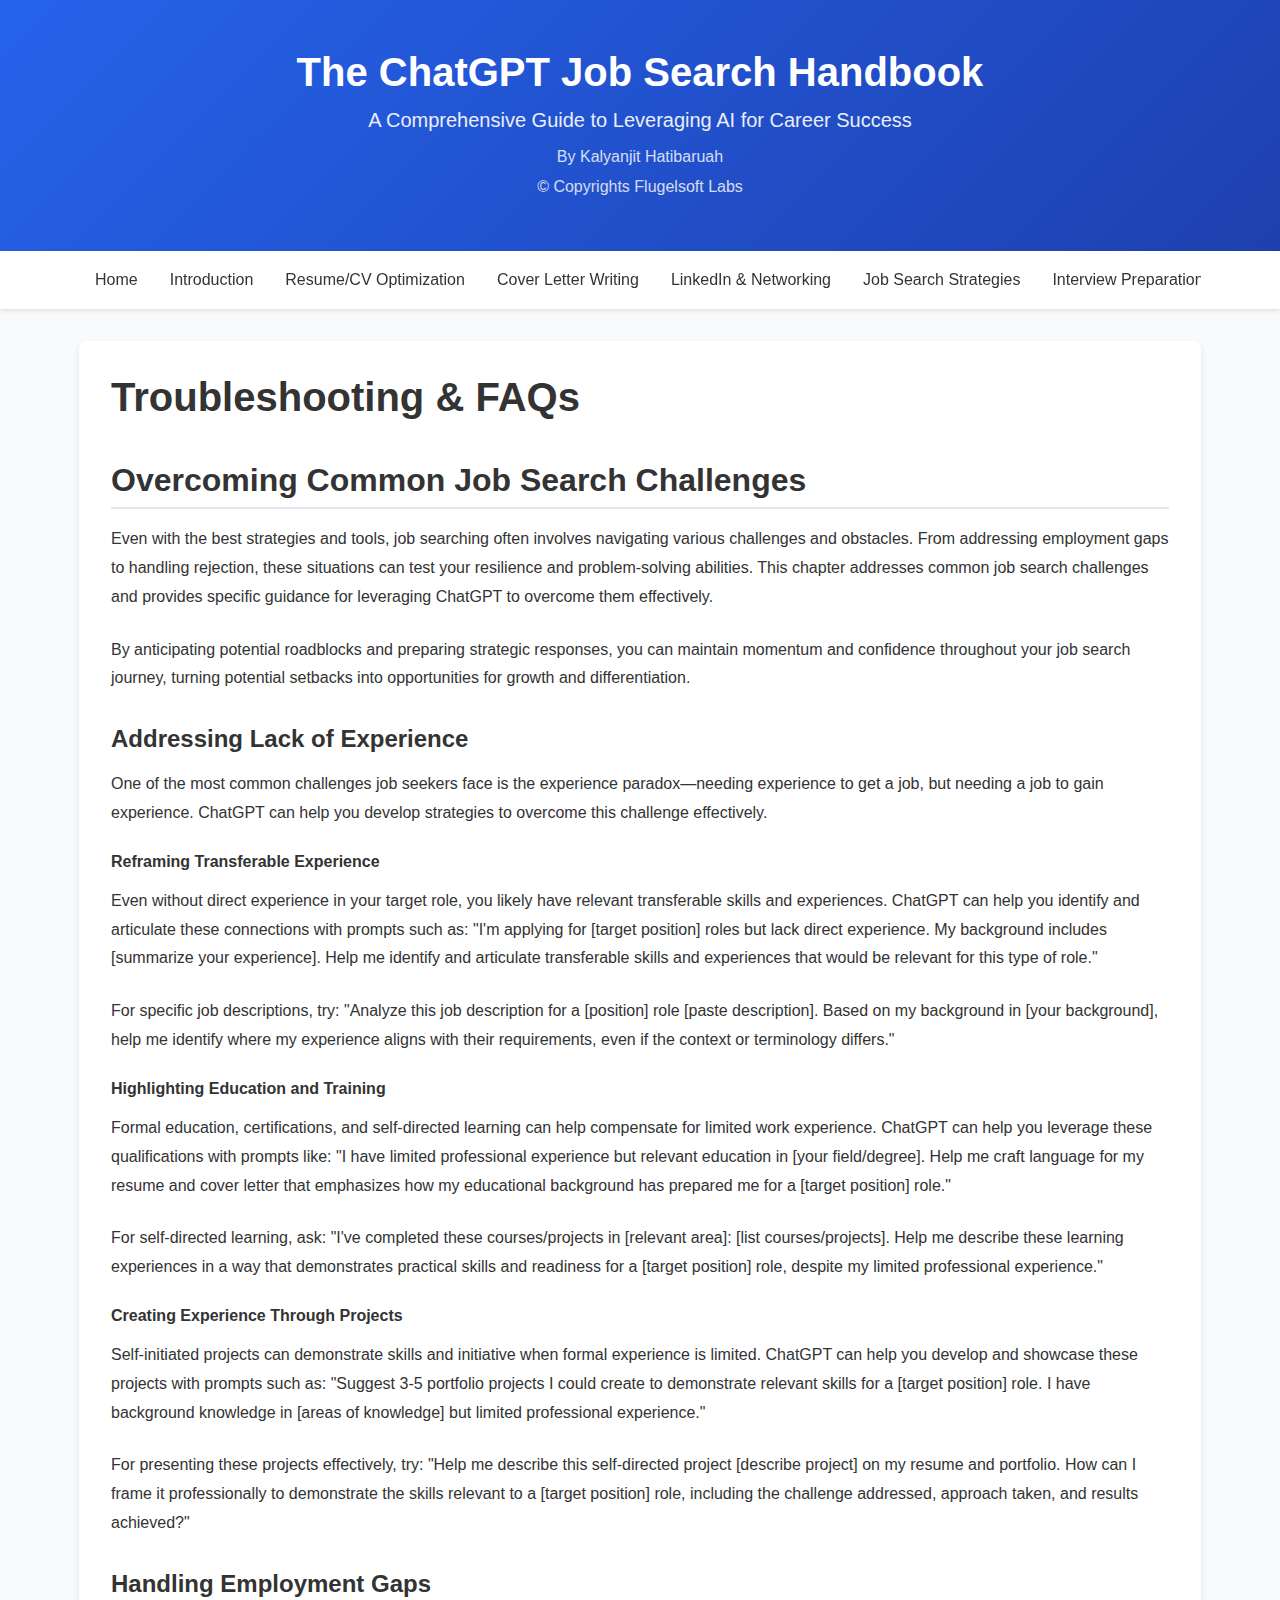
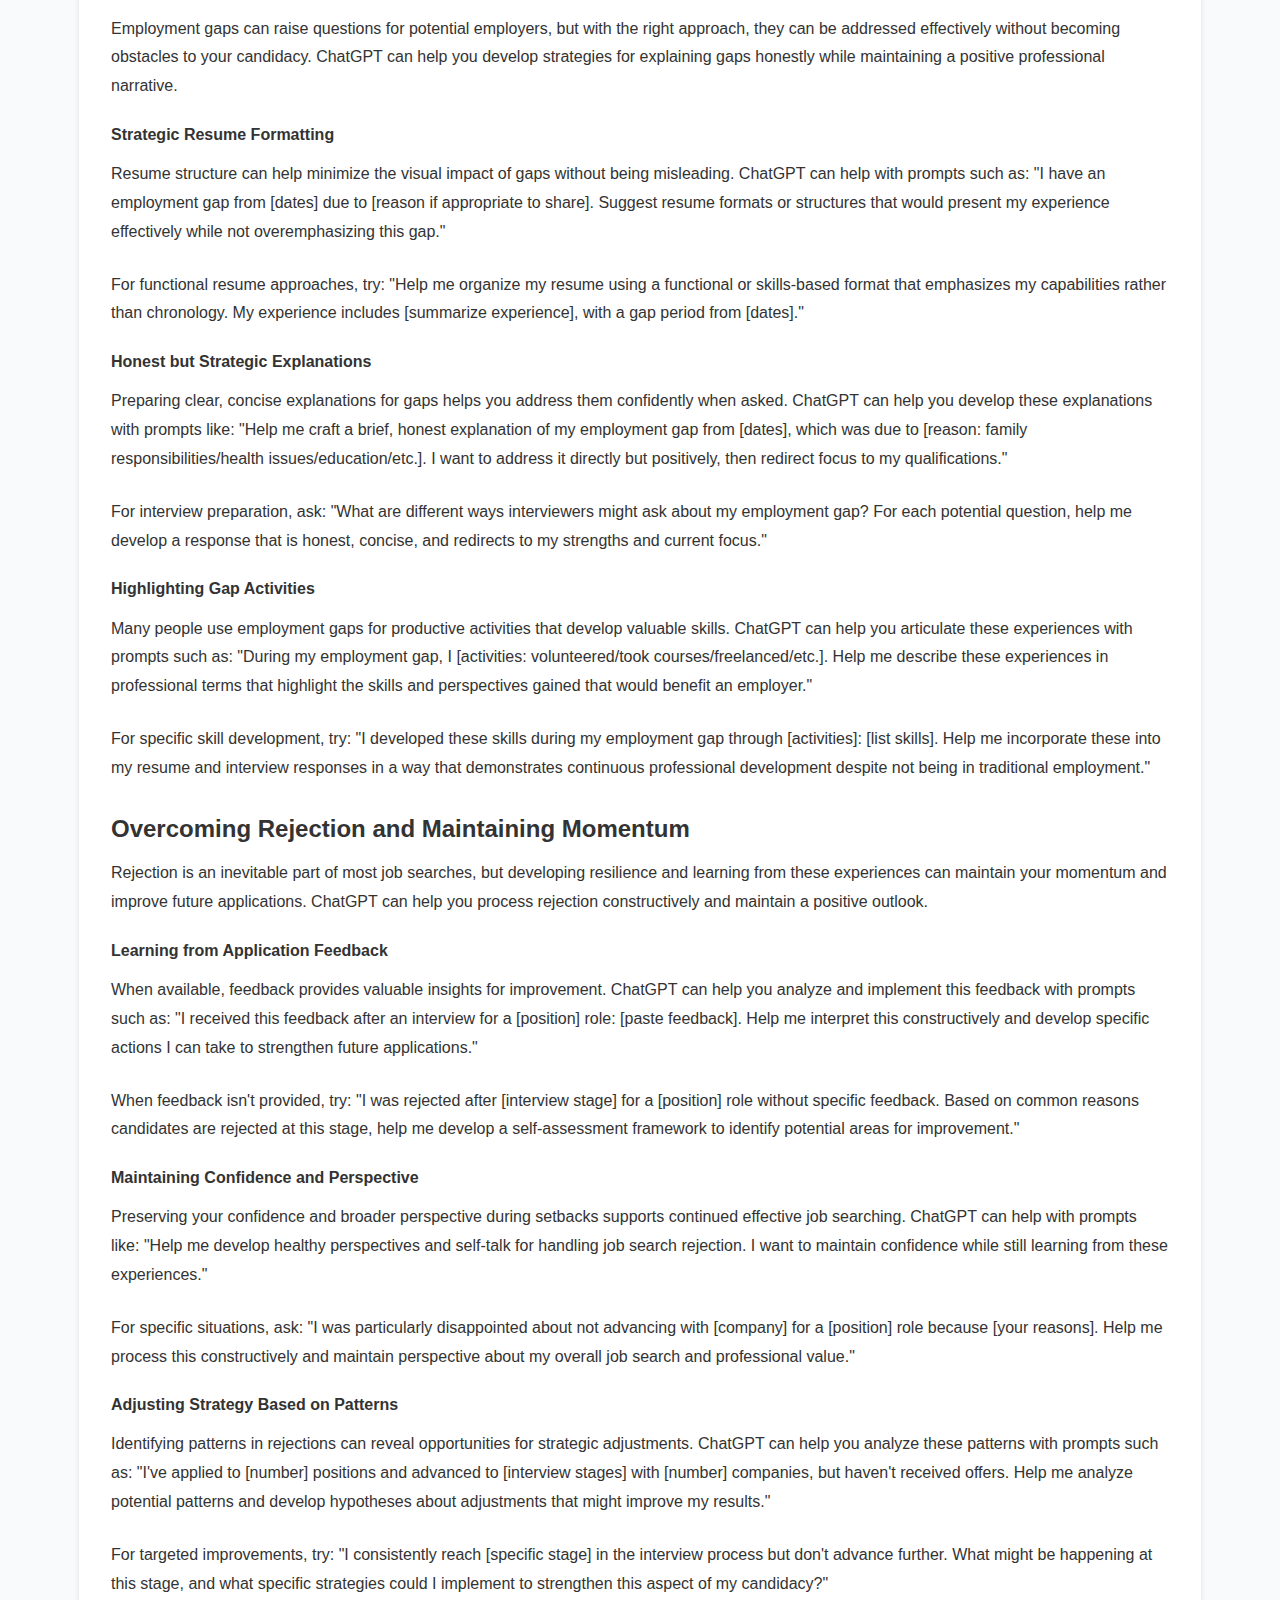
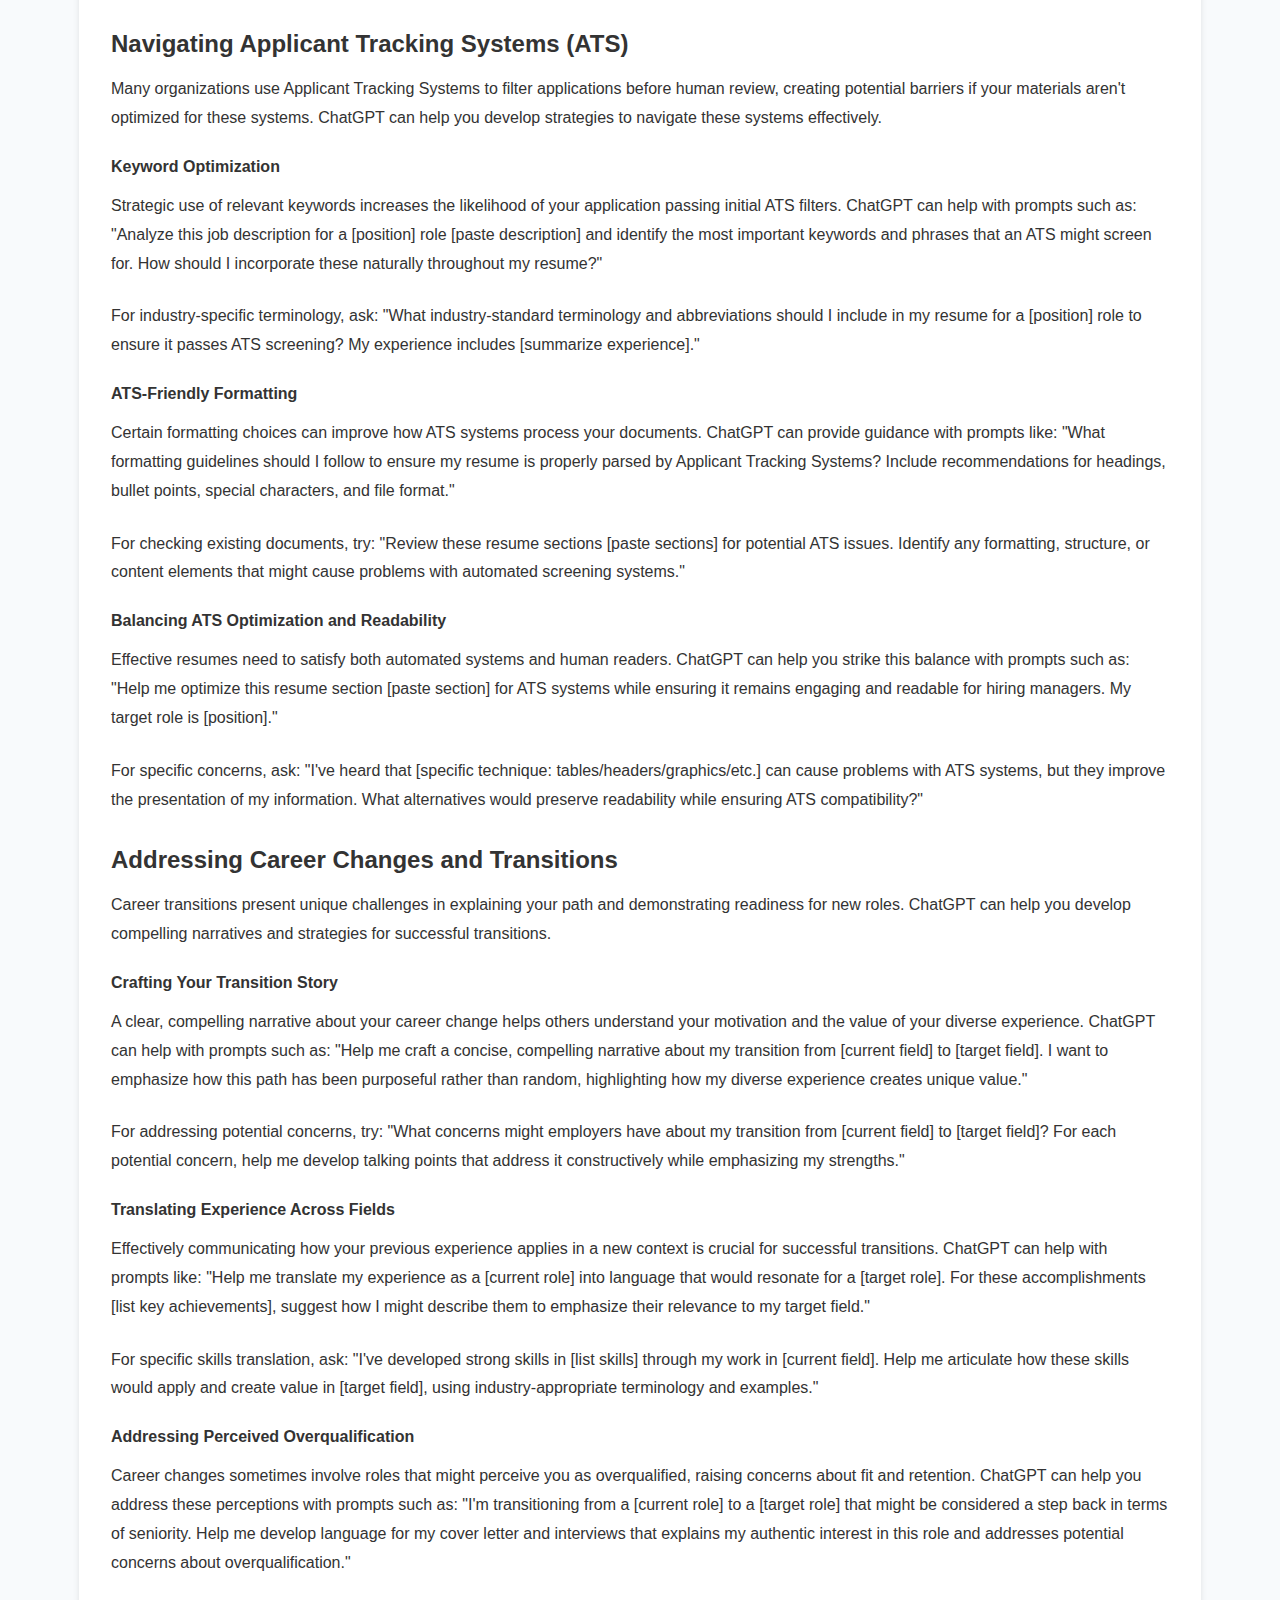
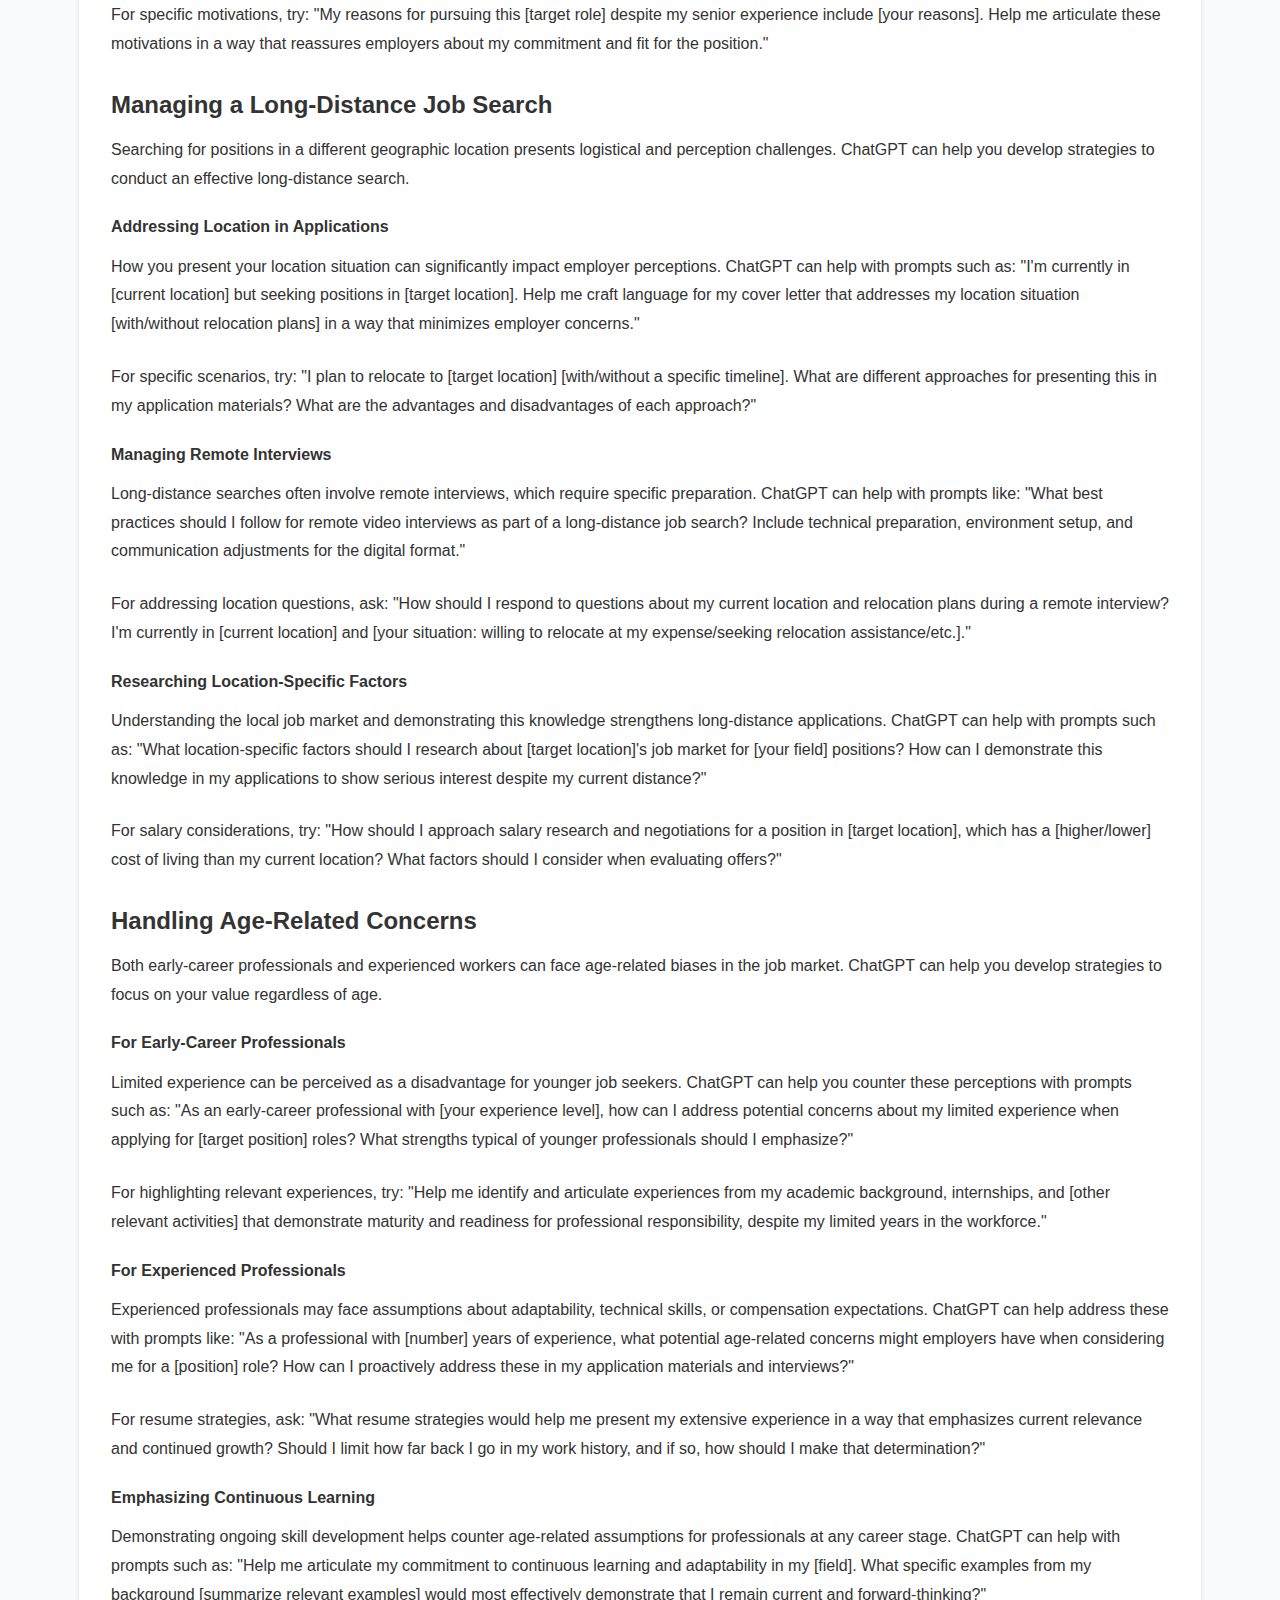
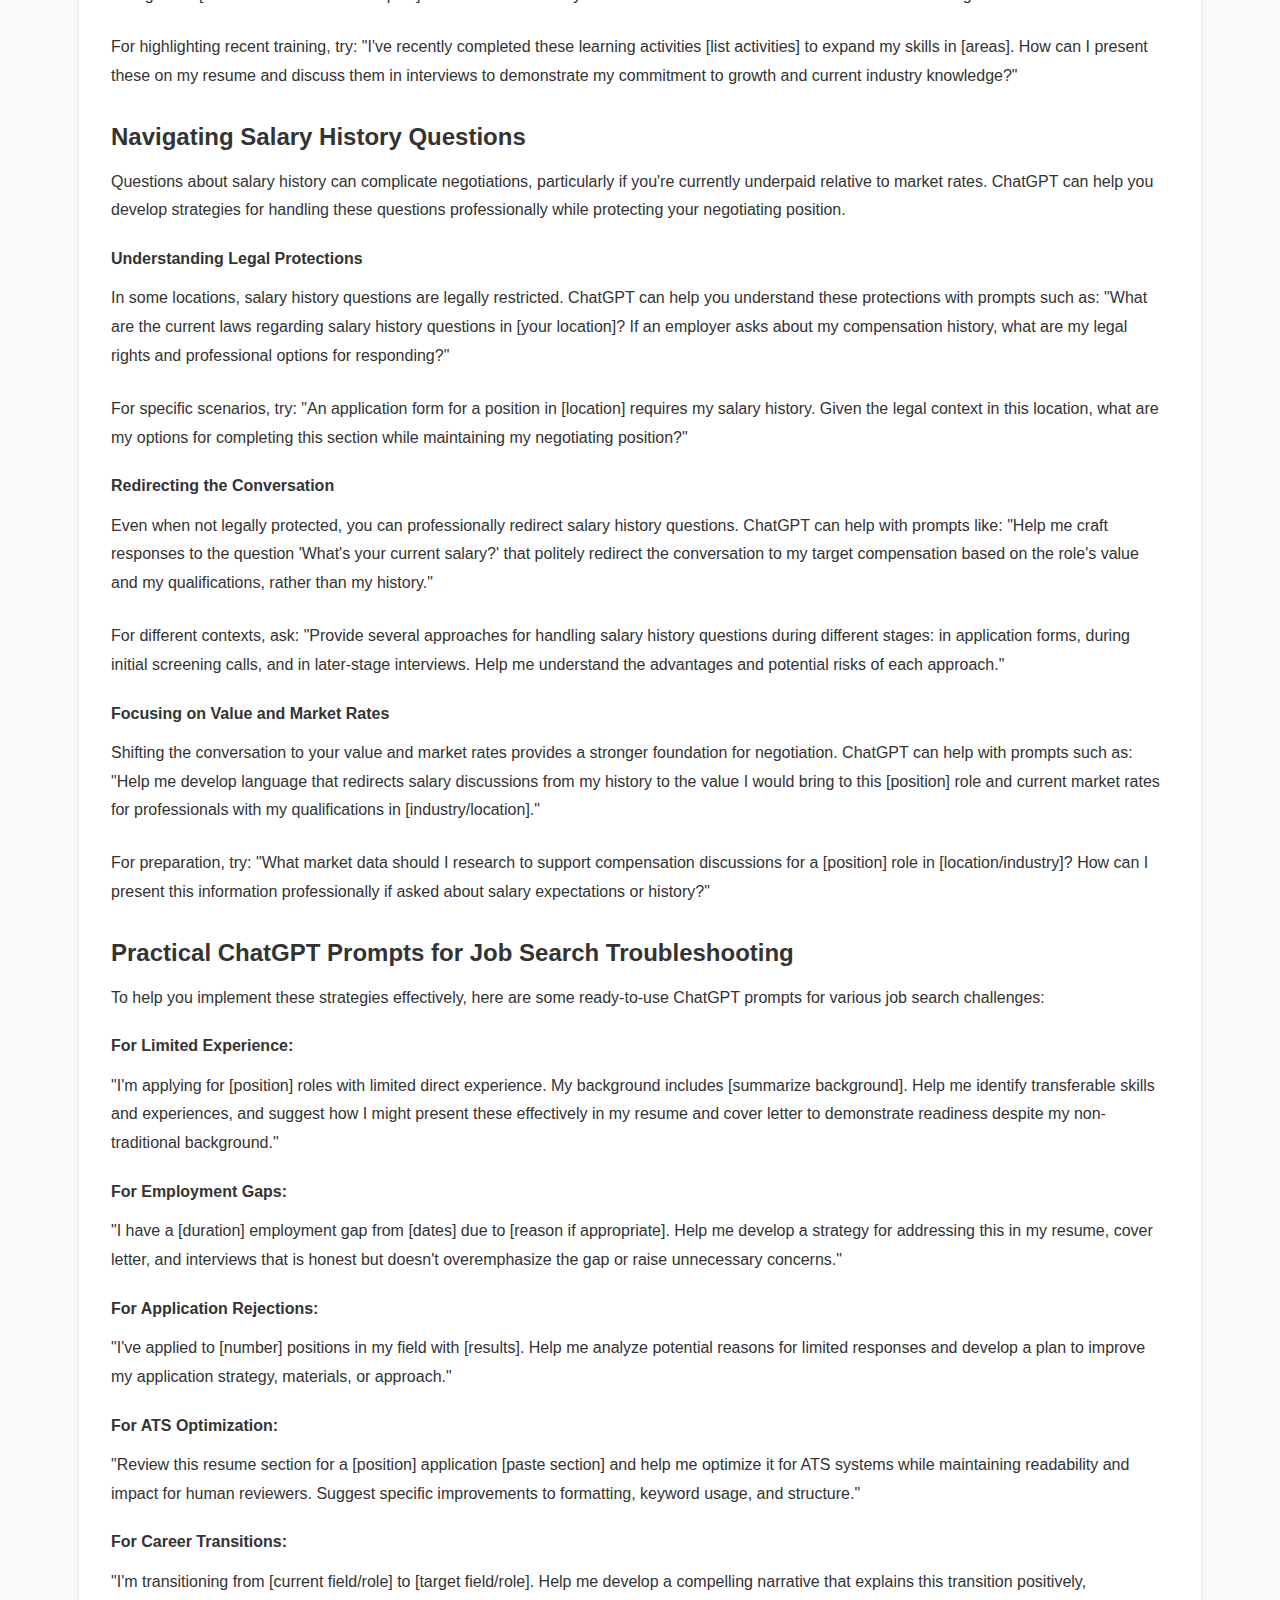
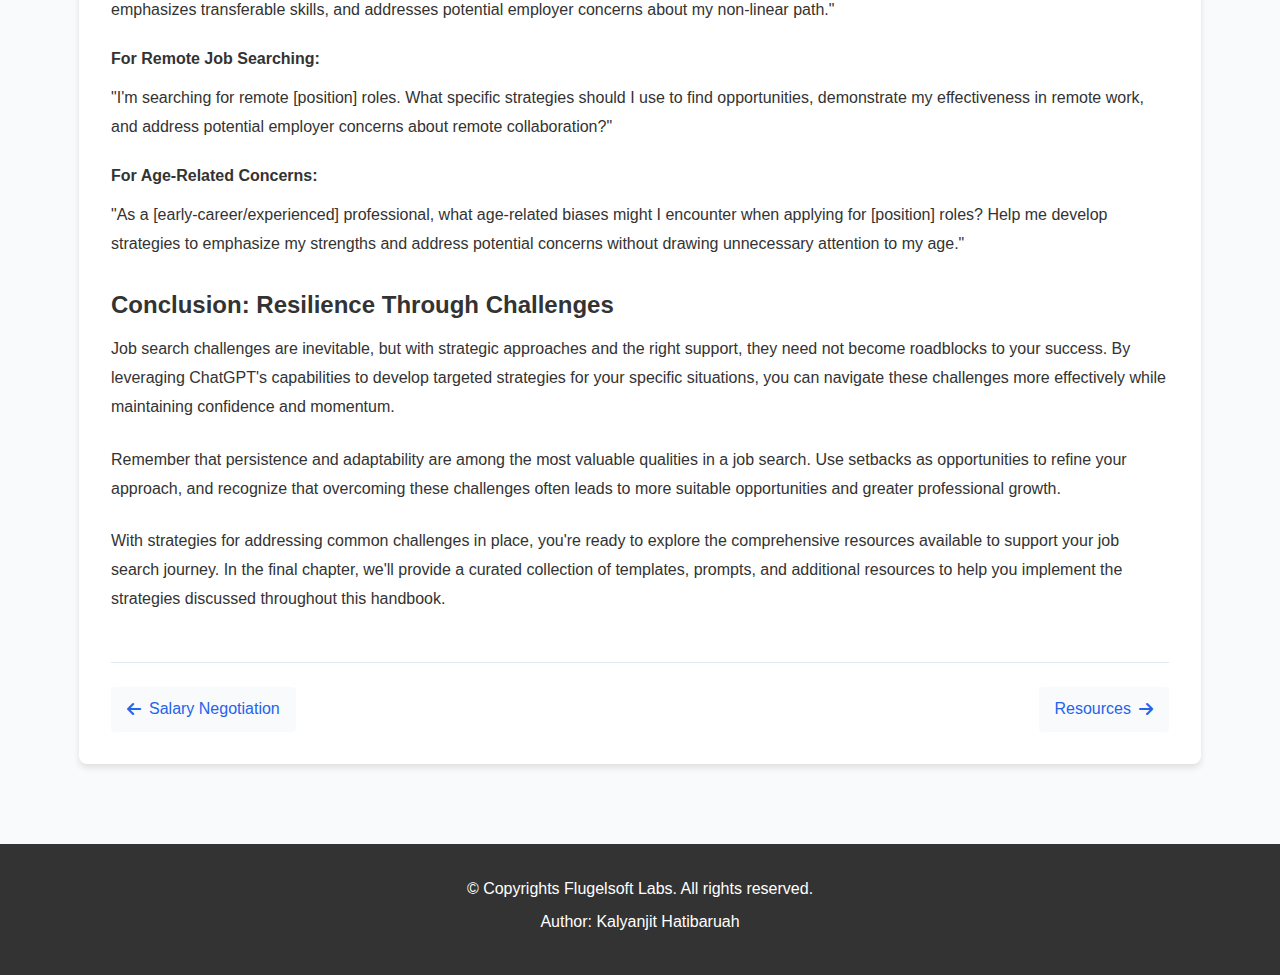
<file: troubleshooting.html>
<!DOCTYPE html>
<html lang="en">
<head>
    <meta charset="UTF-8">
    <meta name="viewport" content="width=device-width, initial-scale=1.0">
    <title>Troubleshooting & FAQs - The ChatGPT Job Search Handbook</title>
    <link rel="stylesheet" href="styles.css">
    <link rel="stylesheet" href="https://cdnjs.cloudflare.com/ajax/libs/font-awesome/6.0.0-beta3/css/all.min.css">
</head>
<body>
    <header>
        <div class="container">
            <h1>The ChatGPT Job Search Handbook</h1>
            <p class="subtitle">A Comprehensive Guide to Leveraging AI for Career Success</p>
            <p class="author">By Kalyanjit Hatibaruah</p>
            <p class="copyright">© Copyrights Flugelsoft Labs</p>
        </div>
    </header>

    <nav id="main-nav">
        <div class="container">
            <button id="menu-toggle"><i class="fas fa-bars"></i></button>
            <ul id="nav-links">
                <li><a href="index.html">Home</a></li>
                <li><a href="introduction.html">Introduction</a></li>
                <li><a href="resume-cv.html">Resume/CV Optimization</a></li>
                <li><a href="cover-letter.html">Cover Letter Writing</a></li>
                <li><a href="linkedin-networking.html">LinkedIn & Networking</a></li>
                <li><a href="job-search.html">Job Search Strategies</a></li>
                <li><a href="interview.html">Interview Preparation</a></li>
                <li><a href="career-transition.html">Career Transition</a></li>
                <li><a href="salary-negotiation.html">Salary Negotiation</a></li>
                <li><a href="troubleshooting.html" class="active">Troubleshooting & FAQs</a></li>
                <li><a href="resources.html">Resources</a></li>
            </ul>
        </div>
    </nav>

    <main>
        <div class="container">
            <section class="content-page">
                <h1>Troubleshooting & FAQs</h1>
                
                <h2>Overcoming Common Job Search Challenges</h2>
                <p>Even with the best strategies and tools, job searching often involves navigating various challenges and obstacles. From addressing employment gaps to handling rejection, these situations can test your resilience and problem-solving abilities. This chapter addresses common job search challenges and provides specific guidance for leveraging ChatGPT to overcome them effectively.</p>
                
                <p>By anticipating potential roadblocks and preparing strategic responses, you can maintain momentum and confidence throughout your job search journey, turning potential setbacks into opportunities for growth and differentiation.</p>
                
                <h3>Addressing Lack of Experience</h3>
                <p>One of the most common challenges job seekers face is the experience paradox—needing experience to get a job, but needing a job to gain experience. ChatGPT can help you develop strategies to overcome this challenge effectively.</p>
                
                <h4>Reframing Transferable Experience</h4>
                <p>Even without direct experience in your target role, you likely have relevant transferable skills and experiences. ChatGPT can help you identify and articulate these connections with prompts such as: "I'm applying for [target position] roles but lack direct experience. My background includes [summarize your experience]. Help me identify and articulate transferable skills and experiences that would be relevant for this type of role."</p>
                
                <p>For specific job descriptions, try: "Analyze this job description for a [position] role [paste description]. Based on my background in [your background], help me identify where my experience aligns with their requirements, even if the context or terminology differs."</p>
                
                <h4>Highlighting Education and Training</h4>
                <p>Formal education, certifications, and self-directed learning can help compensate for limited work experience. ChatGPT can help you leverage these qualifications with prompts like: "I have limited professional experience but relevant education in [your field/degree]. Help me craft language for my resume and cover letter that emphasizes how my educational background has prepared me for a [target position] role."</p>
                
                <p>For self-directed learning, ask: "I've completed these courses/projects in [relevant area]: [list courses/projects]. Help me describe these learning experiences in a way that demonstrates practical skills and readiness for a [target position] role, despite my limited professional experience."</p>
                
                <h4>Creating Experience Through Projects</h4>
                <p>Self-initiated projects can demonstrate skills and initiative when formal experience is limited. ChatGPT can help you develop and showcase these projects with prompts such as: "Suggest 3-5 portfolio projects I could create to demonstrate relevant skills for a [target position] role. I have background knowledge in [areas of knowledge] but limited professional experience."</p>
                
                <p>For presenting these projects effectively, try: "Help me describe this self-directed project [describe project] on my resume and portfolio. How can I frame it professionally to demonstrate the skills relevant to a [target position] role, including the challenge addressed, approach taken, and results achieved?"</p>
                
                <h3>Handling Employment Gaps</h3>
                <p>Employment gaps can raise questions for potential employers, but with the right approach, they can be addressed effectively without becoming obstacles to your candidacy. ChatGPT can help you develop strategies for explaining gaps honestly while maintaining a positive professional narrative.</p>
                
                <h4>Strategic Resume Formatting</h4>
                <p>Resume structure can help minimize the visual impact of gaps without being misleading. ChatGPT can help with prompts such as: "I have an employment gap from [dates] due to [reason if appropriate to share]. Suggest resume formats or structures that would present my experience effectively while not overemphasizing this gap."</p>
                
                <p>For functional resume approaches, try: "Help me organize my resume using a functional or skills-based format that emphasizes my capabilities rather than chronology. My experience includes [summarize experience], with a gap period from [dates]."</p>
                
                <h4>Honest but Strategic Explanations</h4>
                <p>Preparing clear, concise explanations for gaps helps you address them confidently when asked. ChatGPT can help you develop these explanations with prompts like: "Help me craft a brief, honest explanation of my employment gap from [dates], which was due to [reason: family responsibilities/health issues/education/etc.]. I want to address it directly but positively, then redirect focus to my qualifications."</p>
                
                <p>For interview preparation, ask: "What are different ways interviewers might ask about my employment gap? For each potential question, help me develop a response that is honest, concise, and redirects to my strengths and current focus."</p>
                
                <h4>Highlighting Gap Activities</h4>
                <p>Many people use employment gaps for productive activities that develop valuable skills. ChatGPT can help you articulate these experiences with prompts such as: "During my employment gap, I [activities: volunteered/took courses/freelanced/etc.]. Help me describe these experiences in professional terms that highlight the skills and perspectives gained that would benefit an employer."</p>
                
                <p>For specific skill development, try: "I developed these skills during my employment gap through [activities]: [list skills]. Help me incorporate these into my resume and interview responses in a way that demonstrates continuous professional development despite not being in traditional employment."</p>
                
                <h3>Overcoming Rejection and Maintaining Momentum</h3>
                <p>Rejection is an inevitable part of most job searches, but developing resilience and learning from these experiences can maintain your momentum and improve future applications. ChatGPT can help you process rejection constructively and maintain a positive outlook.</p>
                
                <h4>Learning from Application Feedback</h4>
                <p>When available, feedback provides valuable insights for improvement. ChatGPT can help you analyze and implement this feedback with prompts such as: "I received this feedback after an interview for a [position] role: [paste feedback]. Help me interpret this constructively and develop specific actions I can take to strengthen future applications."</p>
                
                <p>When feedback isn't provided, try: "I was rejected after [interview stage] for a [position] role without specific feedback. Based on common reasons candidates are rejected at this stage, help me develop a self-assessment framework to identify potential areas for improvement."</p>
                
                <h4>Maintaining Confidence and Perspective</h4>
                <p>Preserving your confidence and broader perspective during setbacks supports continued effective job searching. ChatGPT can help with prompts like: "Help me develop healthy perspectives and self-talk for handling job search rejection. I want to maintain confidence while still learning from these experiences."</p>
                
                <p>For specific situations, ask: "I was particularly disappointed about not advancing with [company] for a [position] role because [your reasons]. Help me process this constructively and maintain perspective about my overall job search and professional value."</p>
                
                <h4>Adjusting Strategy Based on Patterns</h4>
                <p>Identifying patterns in rejections can reveal opportunities for strategic adjustments. ChatGPT can help you analyze these patterns with prompts such as: "I've applied to [number] positions and advanced to [interview stages] with [number] companies, but haven't received offers. Help me analyze potential patterns and develop hypotheses about adjustments that might improve my results."</p>
                
                <p>For targeted improvements, try: "I consistently reach [specific stage] in the interview process but don't advance further. What might be happening at this stage, and what specific strategies could I implement to strengthen this aspect of my candidacy?"</p>
                
                <h3>Navigating Applicant Tracking Systems (ATS)</h3>
                <p>Many organizations use Applicant Tracking Systems to filter applications before human review, creating potential barriers if your materials aren't optimized for these systems. ChatGPT can help you develop strategies to navigate these systems effectively.</p>
                
                <h4>Keyword Optimization</h4>
                <p>Strategic use of relevant keywords increases the likelihood of your application passing initial ATS filters. ChatGPT can help with prompts such as: "Analyze this job description for a [position] role [paste description] and identify the most important keywords and phrases that an ATS might screen for. How should I incorporate these naturally throughout my resume?"</p>
                
                <p>For industry-specific terminology, ask: "What industry-standard terminology and abbreviations should I include in my resume for a [position] role to ensure it passes ATS screening? My experience includes [summarize experience]."</p>
                
                <h4>ATS-Friendly Formatting</h4>
                <p>Certain formatting choices can improve how ATS systems process your documents. ChatGPT can provide guidance with prompts like: "What formatting guidelines should I follow to ensure my resume is properly parsed by Applicant Tracking Systems? Include recommendations for headings, bullet points, special characters, and file format."</p>
                
                <p>For checking existing documents, try: "Review these resume sections [paste sections] for potential ATS issues. Identify any formatting, structure, or content elements that might cause problems with automated screening systems."</p>
                
                <h4>Balancing ATS Optimization and Readability</h4>
                <p>Effective resumes need to satisfy both automated systems and human readers. ChatGPT can help you strike this balance with prompts such as: "Help me optimize this resume section [paste section] for ATS systems while ensuring it remains engaging and readable for hiring managers. My target role is [position]."</p>
                
                <p>For specific concerns, ask: "I've heard that [specific technique: tables/headers/graphics/etc.] can cause problems with ATS systems, but they improve the presentation of my information. What alternatives would preserve readability while ensuring ATS compatibility?"</p>
                
                <h3>Addressing Career Changes and Transitions</h3>
                <p>Career transitions present unique challenges in explaining your path and demonstrating readiness for new roles. ChatGPT can help you develop compelling narratives and strategies for successful transitions.</p>
                
                <h4>Crafting Your Transition Story</h4>
                <p>A clear, compelling narrative about your career change helps others understand your motivation and the value of your diverse experience. ChatGPT can help with prompts such as: "Help me craft a concise, compelling narrative about my transition from [current field] to [target field]. I want to emphasize how this path has been purposeful rather than random, highlighting how my diverse experience creates unique value."</p>
                
                <p>For addressing potential concerns, try: "What concerns might employers have about my transition from [current field] to [target field]? For each potential concern, help me develop talking points that address it constructively while emphasizing my strengths."</p>
                
                <h4>Translating Experience Across Fields</h4>
                <p>Effectively communicating how your previous experience applies in a new context is crucial for successful transitions. ChatGPT can help with prompts like: "Help me translate my experience as a [current role] into language that would resonate for a [target role]. For these accomplishments [list key achievements], suggest how I might describe them to emphasize their relevance to my target field."</p>
                
                <p>For specific skills translation, ask: "I've developed strong skills in [list skills] through my work in [current field]. Help me articulate how these skills would apply and create value in [target field], using industry-appropriate terminology and examples."</p>
                
                <h4>Addressing Perceived Overqualification</h4>
                <p>Career changes sometimes involve roles that might perceive you as overqualified, raising concerns about fit and retention. ChatGPT can help you address these perceptions with prompts such as: "I'm transitioning from a [current role] to a [target role] that might be considered a step back in terms of seniority. Help me develop language for my cover letter and interviews that explains my authentic interest in this role and addresses potential concerns about overqualification."</p>
                
                <p>For specific motivations, try: "My reasons for pursuing this [target role] despite my senior experience include [your reasons]. Help me articulate these motivations in a way that reassures employers about my commitment and fit for the position."</p>
                
                <h3>Managing a Long-Distance Job Search</h3>
                <p>Searching for positions in a different geographic location presents logistical and perception challenges. ChatGPT can help you develop strategies to conduct an effective long-distance search.</p>
                
                <h4>Addressing Location in Applications</h4>
                <p>How you present your location situation can significantly impact employer perceptions. ChatGPT can help with prompts such as: "I'm currently in [current location] but seeking positions in [target location]. Help me craft language for my cover letter that addresses my location situation [with/without relocation plans] in a way that minimizes employer concerns."</p>
                
                <p>For specific scenarios, try: "I plan to relocate to [target location] [with/without a specific timeline]. What are different approaches for presenting this in my application materials? What are the advantages and disadvantages of each approach?"</p>
                
                <h4>Managing Remote Interviews</h4>
                <p>Long-distance searches often involve remote interviews, which require specific preparation. ChatGPT can help with prompts like: "What best practices should I follow for remote video interviews as part of a long-distance job search? Include technical preparation, environment setup, and communication adjustments for the digital format."</p>
                
                <p>For addressing location questions, ask: "How should I respond to questions about my current location and relocation plans during a remote interview? I'm currently in [current location] and [your situation: willing to relocate at my expense/seeking relocation assistance/etc.]."</p>
                
                <h4>Researching Location-Specific Factors</h4>
                <p>Understanding the local job market and demonstrating this knowledge strengthens long-distance applications. ChatGPT can help with prompts such as: "What location-specific factors should I research about [target location]'s job market for [your field] positions? How can I demonstrate this knowledge in my applications to show serious interest despite my current distance?"</p>
                
                <p>For salary considerations, try: "How should I approach salary research and negotiations for a position in [target location], which has a [higher/lower] cost of living than my current location? What factors should I consider when evaluating offers?"</p>
                
                <h3>Handling Age-Related Concerns</h3>
                <p>Both early-career professionals and experienced workers can face age-related biases in the job market. ChatGPT can help you develop strategies to focus on your value regardless of age.</p>
                
                <h4>For Early-Career Professionals</h4>
                <p>Limited experience can be perceived as a disadvantage for younger job seekers. ChatGPT can help you counter these perceptions with prompts such as: "As an early-career professional with [your experience level], how can I address potential concerns about my limited experience when applying for [target position] roles? What strengths typical of younger professionals should I emphasize?"</p>
                
                <p>For highlighting relevant experiences, try: "Help me identify and articulate experiences from my academic background, internships, and [other relevant activities] that demonstrate maturity and readiness for professional responsibility, despite my limited years in the workforce."</p>
                
                <h4>For Experienced Professionals</h4>
                <p>Experienced professionals may face assumptions about adaptability, technical skills, or compensation expectations. ChatGPT can help address these with prompts like: "As a professional with [number] years of experience, what potential age-related concerns might employers have when considering me for a [position] role? How can I proactively address these in my application materials and interviews?"</p>
                
                <p>For resume strategies, ask: "What resume strategies would help me present my extensive experience in a way that emphasizes current relevance and continued growth? Should I limit how far back I go in my work history, and if so, how should I make that determination?"</p>
                
                <h4>Emphasizing Continuous Learning</h4>
                <p>Demonstrating ongoing skill development helps counter age-related assumptions for professionals at any career stage. ChatGPT can help with prompts such as: "Help me articulate my commitment to continuous learning and adaptability in my [field]. What specific examples from my background [summarize relevant examples] would most effectively demonstrate that I remain current and forward-thinking?"</p>
                
                <p>For highlighting recent training, try: "I've recently completed these learning activities [list activities] to expand my skills in [areas]. How can I present these on my resume and discuss them in interviews to demonstrate my commitment to growth and current industry knowledge?"</p>
                
                <h3>Navigating Salary History Questions</h3>
                <p>Questions about salary history can complicate negotiations, particularly if you're currently underpaid relative to market rates. ChatGPT can help you develop strategies for handling these questions professionally while protecting your negotiating position.</p>
                
                <h4>Understanding Legal Protections</h4>
                <p>In some locations, salary history questions are legally restricted. ChatGPT can help you understand these protections with prompts such as: "What are the current laws regarding salary history questions in [your location]? If an employer asks about my compensation history, what are my legal rights and professional options for responding?"</p>
                
                <p>For specific scenarios, try: "An application form for a position in [location] requires my salary history. Given the legal context in this location, what are my options for completing this section while maintaining my negotiating position?"</p>
                
                <h4>Redirecting the Conversation</h4>
                <p>Even when not legally protected, you can professionally redirect salary history questions. ChatGPT can help with prompts like: "Help me craft responses to the question 'What's your current salary?' that politely redirect the conversation to my target compensation based on the role's value and my qualifications, rather than my history."</p>
                
                <p>For different contexts, ask: "Provide several approaches for handling salary history questions during different stages: in application forms, during initial screening calls, and in later-stage interviews. Help me understand the advantages and potential risks of each approach."</p>
                
                <h4>Focusing on Value and Market Rates</h4>
                <p>Shifting the conversation to your value and market rates provides a stronger foundation for negotiation. ChatGPT can help with prompts such as: "Help me develop language that redirects salary discussions from my history to the value I would bring to this [position] role and current market rates for professionals with my qualifications in [industry/location]."</p>
                
                <p>For preparation, try: "What market data should I research to support compensation discussions for a [position] role in [location/industry]? How can I present this information professionally if asked about salary expectations or history?"</p>
                
                <h3>Practical ChatGPT Prompts for Job Search Troubleshooting</h3>
                <p>To help you implement these strategies effectively, here are some ready-to-use ChatGPT prompts for various job search challenges:</p>
                
                <h4>For Limited Experience:</h4>
                <p>"I'm applying for [position] roles with limited direct experience. My background includes [summarize background]. Help me identify transferable skills and experiences, and suggest how I might present these effectively in my resume and cover letter to demonstrate readiness despite my non-traditional background."</p>
                
                <h4>For Employment Gaps:</h4>
                <p>"I have a [duration] employment gap from [dates] due to [reason if appropriate]. Help me develop a strategy for addressing this in my resume, cover letter, and interviews that is honest but doesn't overemphasize the gap or raise unnecessary concerns."</p>
                
                <h4>For Application Rejections:</h4>
                <p>"I've applied to [number] positions in my field with [results]. Help me analyze potential reasons for limited responses and develop a plan to improve my application strategy, materials, or approach."</p>
                
                <h4>For ATS Optimization:</h4>
                <p>"Review this resume section for a [position] application [paste section] and help me optimize it for ATS systems while maintaining readability and impact for human reviewers. Suggest specific improvements to formatting, keyword usage, and structure."</p>
                
                <h4>For Career Transitions:</h4>
                <p>"I'm transitioning from [current field/role] to [target field/role]. Help me develop a compelling narrative that explains this transition positively, emphasizes transferable skills, and addresses potential employer concerns about my non-linear path."</p>
                
                <h4>For Remote Job Searching:</h4>
                <p>"I'm searching for remote [position] roles. What specific strategies should I use to find opportunities, demonstrate my effectiveness in remote work, and address potential employer concerns about remote collaboration?"</p>
                
                <h4>For Age-Related Concerns:</h4>
                <p>"As a [early-career/experienced] professional, what age-related biases might I encounter when applying for [position] roles? Help me develop strategies to emphasize my strengths and address potential concerns without drawing unnecessary attention to my age."</p>
                
                <h3>Conclusion: Resilience Through Challenges</h3>
                <p>Job search challenges are inevitable, but with strategic approaches and the right support, they need not become roadblocks to your success. By leveraging ChatGPT's capabilities to develop targeted strategies for your specific situations, you can navigate these challenges more effectively while maintaining confidence and momentum.</p>
                
                <p>Remember that persistence and adaptability are among the most valuable qualities in a job search. Use setbacks as opportunities to refine your approach, and recognize that overcoming these challenges often leads to more suitable opportunities and greater professional growth.</p>
                
                <p>With strategies for addressing common challenges in place, you're ready to explore the comprehensive resources available to support your job search journey. In the final chapter, we'll provide a curated collection of templates, prompts, and additional resources to help you implement the strategies discussed throughout this handbook.</p>
                
                <div class="page-navigation">
                    <a href="salary-negotiation.html" class="prev"><i class="fas fa-arrow-left"></i> Salary Negotiation</a>
                    <a href="resources.html" class="next">Resources <i class="fas fa-arrow-right"></i></a>
                </div>
            </section>
        </div>
    </main>

    <footer>
        <div class="container">
            <p>© Copyrights Flugelsoft Labs. All rights reserved.</p>
            <p>Author: Kalyanjit Hatibaruah</p>
        </div>
    </footer>

    <script src="script.js"></script>
</body>
</html>
</file>
<file: styles.css>
/* Main Styles */
:root {
    --primary-color: #2563eb;
    --secondary-color: #1e40af;
    --accent-color: #3b82f6;
    --text-color: #333;
    --light-text: #666;
    --bg-color: #fff;
    --light-bg: #f8fafc;
    --border-color: #e2e8f0;
    --success-color: #10b981;
    --card-shadow: 0 4px 6px rgba(0, 0, 0, 0.1);
    --transition: all 0.3s ease;
}

* {
    margin: 0;
    padding: 0;
    box-sizing: border-box;
}

body {
    font-family: 'Segoe UI', Tahoma, Geneva, Verdana, sans-serif;
    line-height: 1.6;
    color: var(--text-color);
    background-color: var(--light-bg);
}

.container {
    width: 90%;
    max-width: 1200px;
    margin: 0 auto;
    padding: 0 15px;
}

/* Typography */
h1, h2, h3, h4, h5, h6 {
    margin-bottom: 1rem;
    line-height: 1.2;
    font-weight: 600;
    color: var(--text-color);
}

h1 {
    font-size: 2.5rem;
}

h2 {
    font-size: 2rem;
    margin-top: 2rem;
}

h3 {
    font-size: 1.5rem;
    margin-top: 1.5rem;
}

p {
    margin-bottom: 1.5rem;
}

a {
    color: var(--primary-color);
    text-decoration: none;
    transition: var(--transition);
}

a:hover {
    color: var(--secondary-color);
    text-decoration: underline;
}

/* Header */
header {
    background: linear-gradient(135deg, var(--primary-color), var(--secondary-color));
    color: white;
    padding: 3rem 0;
    text-align: center;
}

header h1 {
    margin-bottom: 0.5rem;
    color: white;
}

header .subtitle {
    font-size: 1.25rem;
    margin-bottom: 0.5rem;
    opacity: 0.9;
}

header .author, header .copyright {
    font-size: 1rem;
    opacity: 0.8;
    margin-bottom: 0.25rem;
}

/* Navigation */
#main-nav {
    background-color: var(--bg-color);
    box-shadow: 0 2px 4px rgba(0, 0, 0, 0.1);
    position: sticky;
    top: 0;
    z-index: 100;
}

#menu-toggle {
    display: none;
    background: none;
    border: none;
    font-size: 1.5rem;
    color: var(--primary-color);
    cursor: pointer;
    padding: 1rem 0;
}

#nav-links {
    display: flex;
    list-style: none;
    padding: 0;
    margin: 0;
    overflow-x: auto;
}

#nav-links li {
    white-space: nowrap;
}

#nav-links a {
    display: block;
    padding: 1rem;
    color: var(--text-color);
    text-decoration: none;
    transition: var(--transition);
}

#nav-links a:hover, #nav-links a.active {
    color: var(--primary-color);
    background-color: rgba(37, 99, 235, 0.1);
}

/* Main Content */
main {
    padding: 2rem 0;
}

section {
    margin-bottom: 3rem;
    background-color: var(--bg-color);
    border-radius: 8px;
    padding: 2rem;
    box-shadow: var(--card-shadow);
}

/* Feature Cards */
.features {
    display: grid;
    grid-template-columns: repeat(auto-fill, minmax(280px, 1fr));
    gap: 1.5rem;
    margin: 2rem 0;
}

.feature-card {
    background-color: var(--bg-color);
    border: 1px solid var(--border-color);
    border-radius: 8px;
    padding: 1.5rem;
    text-align: center;
    transition: var(--transition);
    box-shadow: var(--card-shadow);
}

.feature-card:hover {
    transform: translateY(-5px);
    box-shadow: 0 10px 15px rgba(0, 0, 0, 0.1);
}

.feature-card i {
    font-size: 2.5rem;
    color: var(--primary-color);
    margin-bottom: 1rem;
}

.feature-card h3 {
    margin-top: 0;
    margin-bottom: 0.75rem;
}

.feature-card p {
    color: var(--light-text);
    margin-bottom: 0;
}

/* CTA Buttons */
.cta-container {
    display: flex;
    justify-content: center;
    gap: 1rem;
    margin: 2rem 0;
}

.cta-button {
    display: inline-block;
    padding: 0.75rem 1.5rem;
    background-color: var(--primary-color);
    color: white;
    border-radius: 4px;
    text-decoration: none;
    font-weight: 600;
    transition: var(--transition);
}

.cta-button:hover {
    background-color: var(--secondary-color);
    transform: translateY(-2px);
    text-decoration: none;
    color: white;
}

.cta-button.secondary {
    background-color: white;
    color: var(--primary-color);
    border: 1px solid var(--primary-color);
}

.cta-button.secondary:hover {
    background-color: var(--light-bg);
    color: var(--secondary-color);
    border-color: var(--secondary-color);
}

/* Table of Contents */
.toc ol {
    padding-left: 1.5rem;
}

.toc li {
    margin-bottom: 0.5rem;
}

/* Content Pages */
.content-page {
    line-height: 1.8;
}

.content-page h2 {
    border-bottom: 2px solid var(--border-color);
    padding-bottom: 0.5rem;
    margin-top: 2.5rem;
}

.content-page h3 {
    margin-top: 2rem;
}

.content-page ul, .content-page ol {
    margin-bottom: 1.5rem;
    padding-left: 1.5rem;
}

.content-page li {
    margin-bottom: 0.5rem;
}

.content-page blockquote {
    border-left: 4px solid var(--primary-color);
    padding-left: 1rem;
    margin: 1.5rem 0;
    color: var(--light-text);
}

.content-page pre {
    background-color: #f1f5f9;
    padding: 1rem;
    border-radius: 4px;
    overflow-x: auto;
    margin-bottom: 1.5rem;
}

.content-page code {
    font-family: 'Courier New', Courier, monospace;
    background-color: #f1f5f9;
    padding: 0.2rem 0.4rem;
    border-radius: 3px;
}

/* Navigation Controls */
.page-navigation {
    display: flex;
    justify-content: space-between;
    margin-top: 3rem;
    padding-top: 1.5rem;
    border-top: 1px solid var(--border-color);
}

.page-navigation a {
    display: inline-flex;
    align-items: center;
    padding: 0.5rem 1rem;
    border-radius: 4px;
    background-color: var(--light-bg);
    transition: var(--transition);
}

.page-navigation a:hover {
    background-color: var(--border-color);
}

.page-navigation .prev i {
    margin-right: 0.5rem;
}

.page-navigation .next i {
    margin-left: 0.5rem;
}

/* Footer */
footer {
    background-color: var(--text-color);
    color: white;
    padding: 2rem 0;
    text-align: center;
}

footer p {
    margin-bottom: 0.5rem;
}

/* Responsive Design */
@media (max-width: 768px) {
    h1 {
        font-size: 2rem;
    }
    
    h2 {
        font-size: 1.75rem;
    }
    
    h3 {
        font-size: 1.25rem;
    }
    
    #menu-toggle {
        display: block;
    }
    
    #nav-links {
        display: none;
        flex-direction: column;
        width: 100%;
    }
    
    #nav-links.show {
        display: flex;
    }
    
    .cta-container {
        flex-direction: column;
    }
    
    .page-navigation {
        flex-direction: column;
        gap: 1rem;
    }
}

@media (max-width: 480px) {
    header {
        padding: 2rem 0;
    }
    
    section {
        padding: 1.5rem;
    }
    
    .features {
        grid-template-columns: 1fr;
    }
}
</file>
